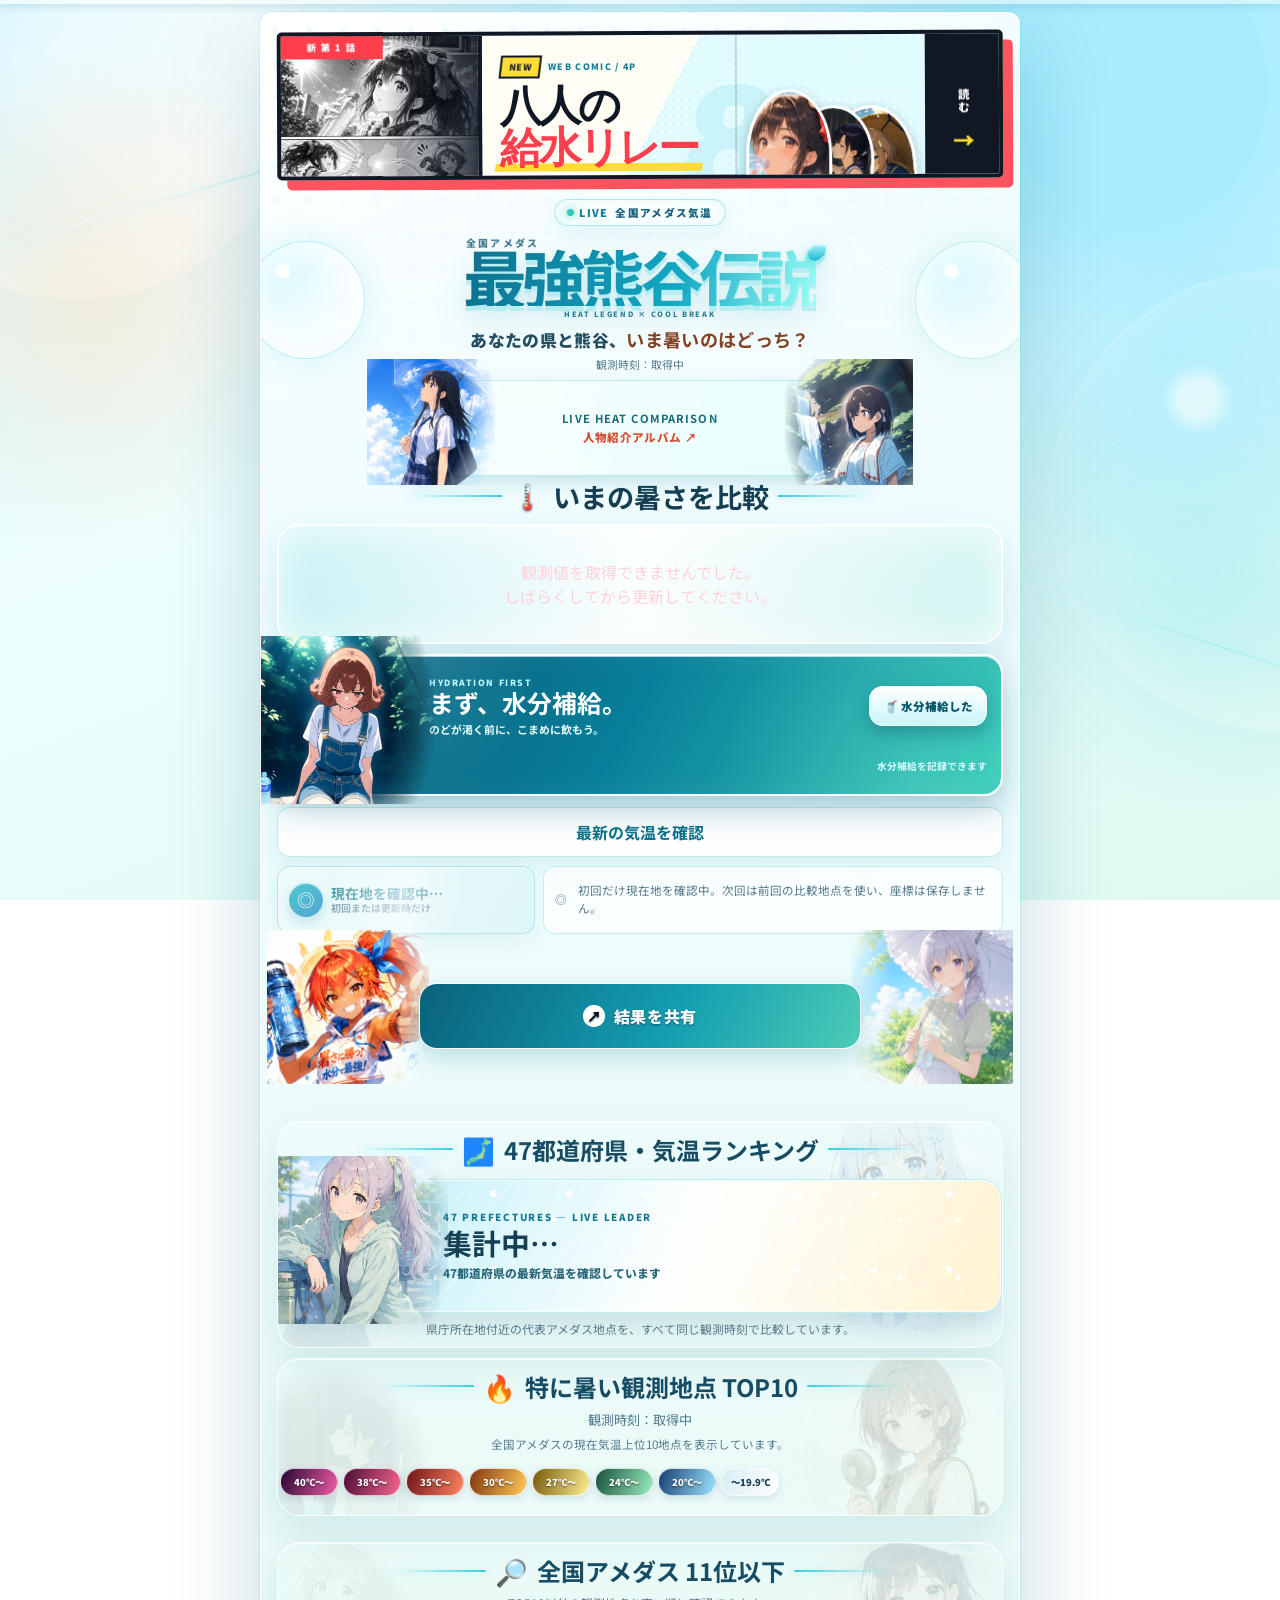
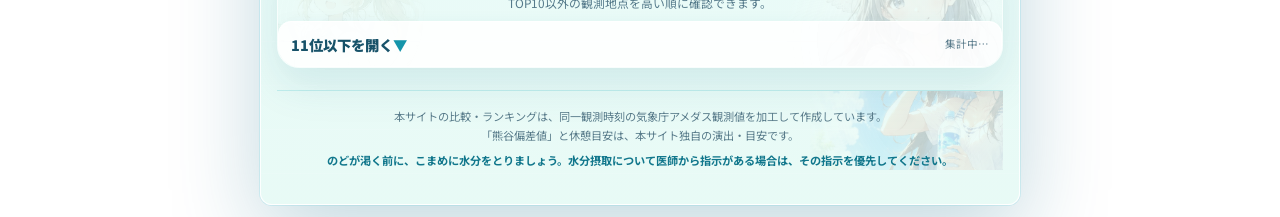
<file: index.html>
<!doctype html>
<html lang="ja">
<head>
  <meta charset="utf-8">
  <meta name="viewport" content="width=device-width, initial-scale=1">
  <meta name="theme-color" content="#0d7896">
  <meta name="description" content="全国アメダスの最新気温から、あなたの県と熊谷の温度差、ひと涼み・水分補給の目安を案内。現在地から選んだ比較地点名は共有しません。">
  <meta property="og:type" content="website">
  <meta property="og:locale" content="ja_JP">
  <meta property="og:site_name" content="最強熊谷伝説">
  <meta property="og:title" content="最強熊谷伝説｜全国アメダスで暑さを比較">
  <meta property="og:description" content="あなたの県と熊谷の気温を比べて、休憩と水分補給の目安をチェック。現在地から選んだ比較地点名はシェアされません。">
  <meta property="og:url" content="https://spthx.github.io/yabai-atsusa/">
  <meta property="og:image" content="https://spthx.github.io/yabai-atsusa/assets/og-kumagaya-matchup-v4.png">
  <meta property="og:image:alt" content="SUN属性とWATER属性の女性キャラクターを並べた、夏のスキル比較カード">
  <meta property="og:image:width" content="1200">
  <meta property="og:image:height" content="630">
  <meta name="twitter:card" content="summary_large_image">
  <meta name="twitter:title" content="最強熊谷伝説｜全国アメダスで暑さを比較">
  <meta name="twitter:description" content="現在地の県と熊谷の気温差から、今日の休憩目安をチェック。現在地から選んだ比較地点名は出しません。">
  <meta name="twitter:image" content="https://spthx.github.io/yabai-atsusa/assets/og-kumagaya-matchup-v4.png">
  <meta name="twitter:image:alt" content="SUN属性とWATER属性の女性キャラクターを並べた、夏のスキル比較カード">
  <meta name="mobile-web-app-capable" content="yes">
  <meta name="apple-mobile-web-app-capable" content="yes">
  <meta name="apple-mobile-web-app-title" content="最強熊谷伝説">
  <link rel="manifest" href="manifest.webmanifest">
  <link rel="icon" type="image/png" sizes="32x32" href="assets/icons/favicon-32.png">
  <link rel="apple-touch-icon" sizes="180x180" href="assets/icons/apple-touch-icon.png">
  <title>最強熊谷伝説 | 全国アメダス気温</title>
  <link rel="stylesheet" href="css/style.css?v=20260814-itch-scroll2">
</head>
<body>
  <div class="page-progress" aria-hidden="true"><i></i></div>
  <div class="ultra-atmosphere" aria-hidden="true">
    <i class="atmosphere-orb orb-heat"></i>
    <i class="atmosphere-orb orb-water"></i>
    <i class="atmosphere-streak streak-one"></i>
    <i class="atmosphere-streak streak-two"></i>
  </div>
  <div class="page-breeze" aria-hidden="true"><i></i><i></i><i></i></div>
  <main class="site-shell">
    <a class="comic-breaking-news" href="comic.html#chapter-one" aria-label="架空WEB漫画・第1話 八人の給水リレーを試し読み">
      <span class="comic-news-art" aria-hidden="true">
        <img src="assets/comic/chapter-01-page-01-v2.jpg" alt="" loading="eager" decoding="async">
      </span>
      <span class="comic-news-copy">
        <small><i>NEW</i> WEB COMIC / 4P</small>
        <strong>八人の<br><em>給水リレー</em></strong>
        <b>現在の8人が全員登場。第1話を公開中</b>
      </span>
      <span class="comic-news-cast" aria-hidden="true">
        <img src="assets/characters/kumagaya-anime.png" alt="">
        <img src="assets/characters/pref-gunma-v2.webp" alt="">
        <img src="assets/characters/region-tohoku.webp" alt="">
      </span>
      <span class="comic-news-cta"><b>読む</b><i>→</i></span>
    </a>
    <header class="hero hero-compact">
      <p class="season-badge"><span>LIVE</span> 全国アメダス気温</p>
      <h1 class="cool-logo"><span>全国アメダス</span><b>最強熊谷伝説</b><small>HEAT LEGEND × COOL BREAK</small></h1>
      <p class="hero-catch">あなたの県と熊谷、<strong>いま暑いのはどっち？</strong></p>
      <p id="observation-time" class="observation-time">観測時刻：取得中</p>
    </header>

    <section class="comparison-section comparison-first" aria-labelledby="comparison-heading">
      <a class="section-kicker character-intro-link" href="characters.html">
        <img class="archive-banner-character archive-banner-left" src="assets/characters/pref-chiba.webp" alt="" loading="eager" decoding="async">
        <span class="archive-banner-copy"><b>LIVE HEAT COMPARISON</b><em>人物紹介アルバム ↗</em></span>
        <img class="archive-banner-character archive-banner-right" src="assets/characters/pref-kyoto.webp" alt="" loading="eager" decoding="async">
      </a>
      <div class="section-heading"><span>🌡️</span><h2 id="comparison-heading">いまの暑さを比較</h2></div>
      <div id="comparison-card" class="comparison-card" aria-live="polite">
        <p class="loading">アメダス観測値を読み込み中…</p>
      </div>
      <div class="hydration-action" aria-labelledby="hydration-heading">
        <img class="hydration-girl" src="assets/characters/region-tohoku.webp?v=20260726-pref1" alt="" loading="lazy" decoding="async">
        <div class="hydration-lead">
          <div class="hydration-copy">
            <small>HYDRATION FIRST</small>
            <strong id="hydration-heading">まず、水分補給。</strong>
            <span>のどが渇く前に、こまめに飲もう。</span>
          </div>
        </div>
        <button id="hydration-button" type="button"><span aria-hidden="true">🥤</span> 水分補給した</button>
        <p id="hydration-status" role="status" aria-live="polite">水分補給を記録できます</p>
      </div>
      <button id="refresh-button" class="refresh-button" type="button">最新の気温を確認</button>
      <div class="location-control">
        <button id="location-button" class="location-button" type="button" aria-describedby="location-note" disabled>
          <span aria-hidden="true">◎</span>
          <b>現在地で比較</b>
          <small>初回だけ自動確認</small>
        </button>
        <p id="location-note" class="location-note" role="status" aria-live="polite">初回だけ現在地を確認。次回は前回の比較地点を使い、座標は保存しません。比較地点名は対戦カード・共有には出しません。</p>
      </div>
      <div class="share-actions" aria-label="気温と休憩目安を共有">
        <img class="share-character share-character-left" src="assets/characters/pref-gunma-v2.webp" alt="" loading="lazy" decoding="async">
        <button id="share-button" class="share-button share-primary" type="button"><span aria-hidden="true">↗</span> 結果を共有</button>
        <img class="share-character share-character-right" src="assets/characters/pref-kyoto.webp" alt="" loading="lazy" decoding="async">
      </div>
      <p id="share-status" class="share-status" role="status" aria-live="polite"></p>
    </section>

    <section class="capital-section" aria-labelledby="capital-heading">
      <div class="section-heading"><span>🗾</span><h2 id="capital-heading">47都道府県・<wbr><b class="heading-unit">気温ランキング</b></h2></div>
      <div id="regional-heat-spotlight" class="regional-heat-spotlight" aria-live="polite">
        <img src="assets/characters/region-kanto.webp?v=20260726-pref1" alt="" loading="lazy" decoding="async">
        <div><small>47 PREFECTURES — LIVE LEADER</small><strong>集計中…</strong><span>47都道府県の最新気温を確認しています</span></div>
      </div>
      <p class="capital-note">県庁所在地付近の代表アメダス地点を、すべて同じ観測時刻で比較しています。</p>
      <div id="capital-temperature-list" class="capital-temperature-list" aria-live="polite"></div>
    </section>

    <section class="ranking-section" aria-labelledby="ranking-heading">
      <div class="section-heading"><span>🔥</span><h2 id="ranking-heading">特に暑い観測地点 <wbr><b class="heading-unit">TOP10</b></h2></div>
      <p id="ranking-time" class="ranking-time">観測時刻：取得中</p>
      <p class="ranking-note">全国アメダスの現在気温上位10地点を表示しています。</p>
      <div class="hot-ranking-panel">
        <div class="temperature-legend" aria-label="気温カードの色分け">
          <span class="temp-extreme">40℃〜</span><span class="temp-purple">38℃〜</span>
          <span class="temp-red">35℃〜</span><span class="temp-orange">30℃〜</span>
          <span class="temp-yellow">27℃〜</span><span class="temp-green">24℃〜</span>
          <span class="temp-blue">20℃〜</span><span class="temp-cold">〜19.9℃</span>
        </div>
        <div id="heat-ranking-list" class="heat-ranking-list" aria-live="polite"></div>
      </div>
    </section>

    <section class="all-stations-section" aria-labelledby="all-stations-heading">
      <div class="section-heading"><span>🔎</span><h2 id="all-stations-heading">全国アメダス <wbr><b class="heading-unit">11位以下</b></h2></div>
      <p id="all-stations-note" class="all-stations-note">TOP10以外の観測地点を高い順に確認できます。</p>
      <details id="all-stations-details" class="all-stations-details">
        <summary><span>11位以下を開く</span><small id="all-stations-summary">集計中…</small></summary>
        <div id="all-temperature-stations" class="all-temperature-stations" aria-live="polite"></div>
      </details>
    </section>

    <footer>
      <p>本サイトの比較・ランキングは、同一観測時刻の気象庁アメダス観測値を加工して作成しています。</p>
      <p>「熊谷偏差値」と休憩目安は、本サイト独自の演出・目安です。</p>
      <p class="safety-note">のどが渇く前に、こまめに水分をとりましょう。水分摂取について医師から指示がある場合は、その指示を優先してください。</p>
    </footer>
  </main>
  <script src="js/config.js?v=20260727-geo2"></script>
  <script src="js/utils.js?v=20260727-geo2"></script>
  <script src="js/characters.js?v=20260731-character1"></script>
  <script src="js/locations.js?v=20260727-geo2"></script>
  <script src="js/amedas.js?v=20260729-datafix1"></script>
  <script src="js/ui.js?v=20260728-rankperf1"></script>
  <script src="js/app.js?v=20260731-character1"></script>
  <script>
    (() => {
      if (new URLSearchParams(window.location.search).get("qa") !== "amedas") return;
      const qaScript = document.createElement("script");
      qaScript.src = "js/qa.js?v=20260729-amedas2";
      document.body.appendChild(qaScript);
    })();
  </script>
</body>
</html>
</file>
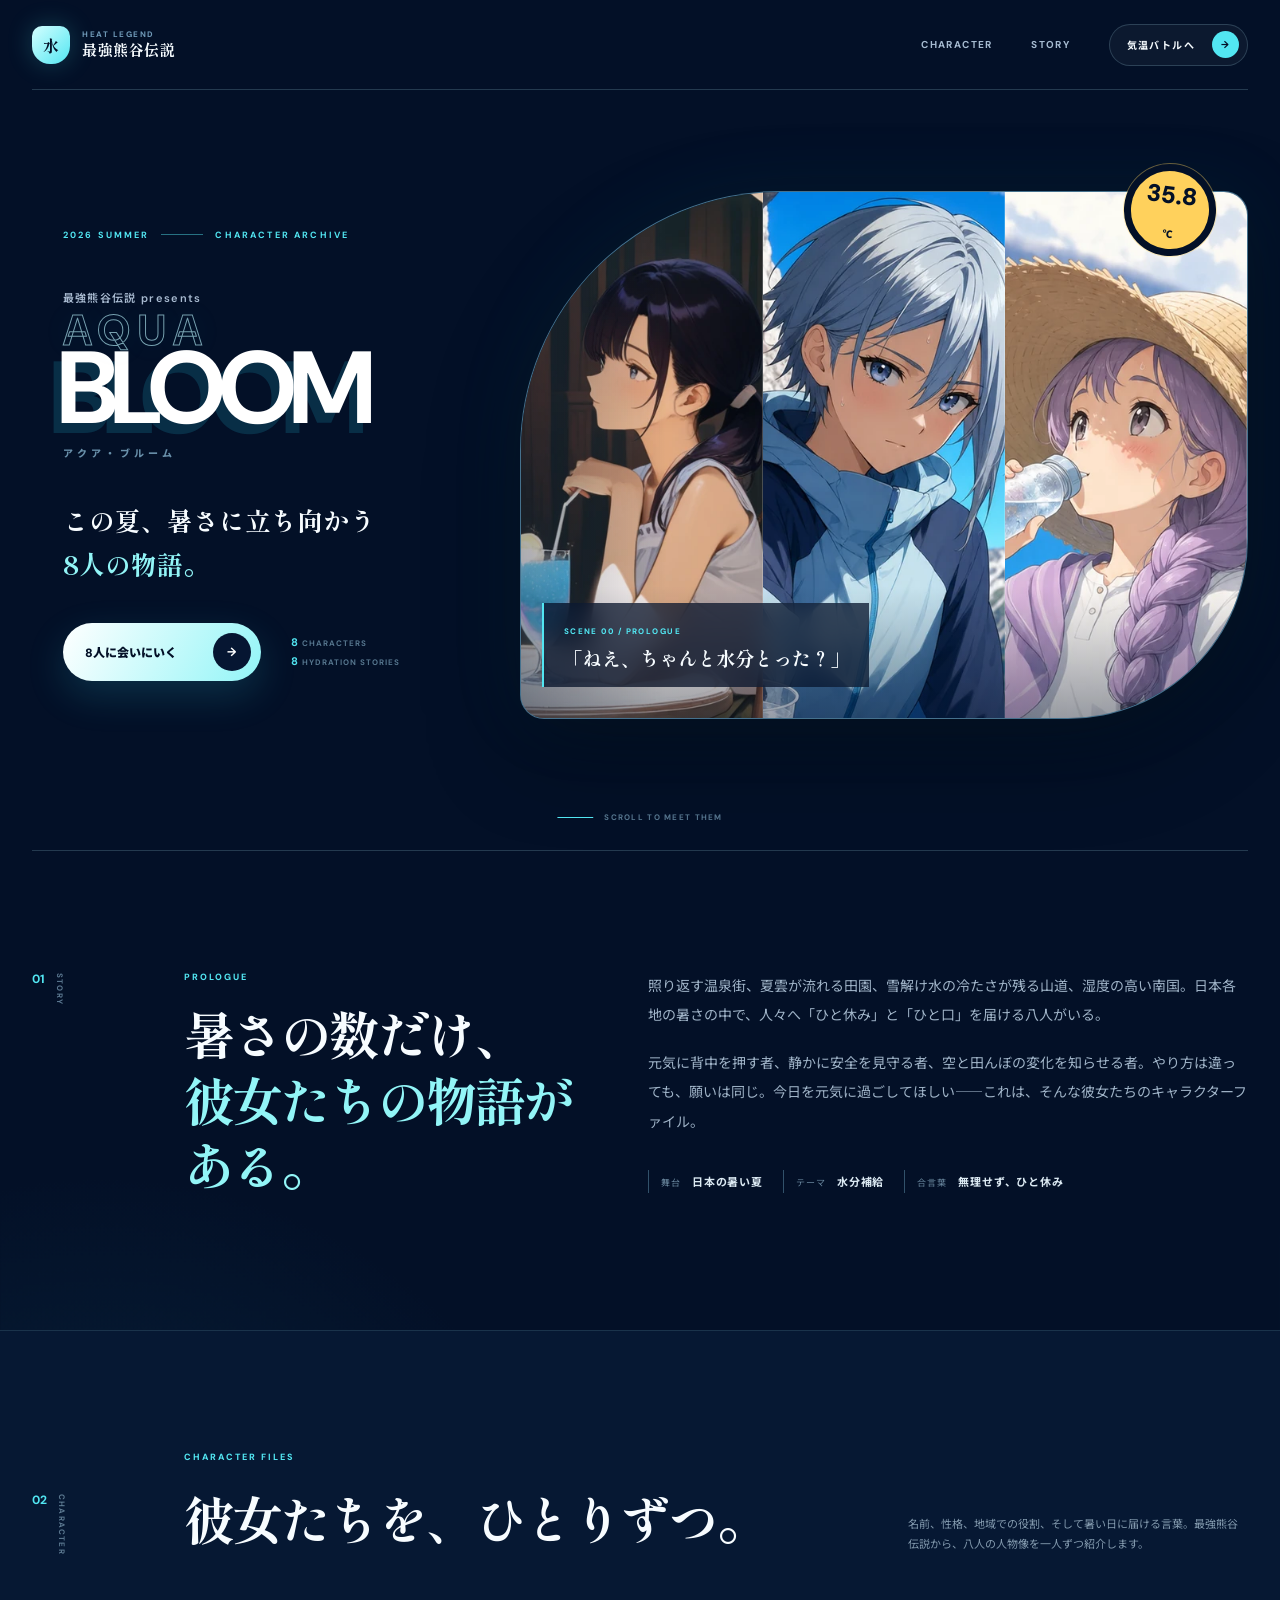
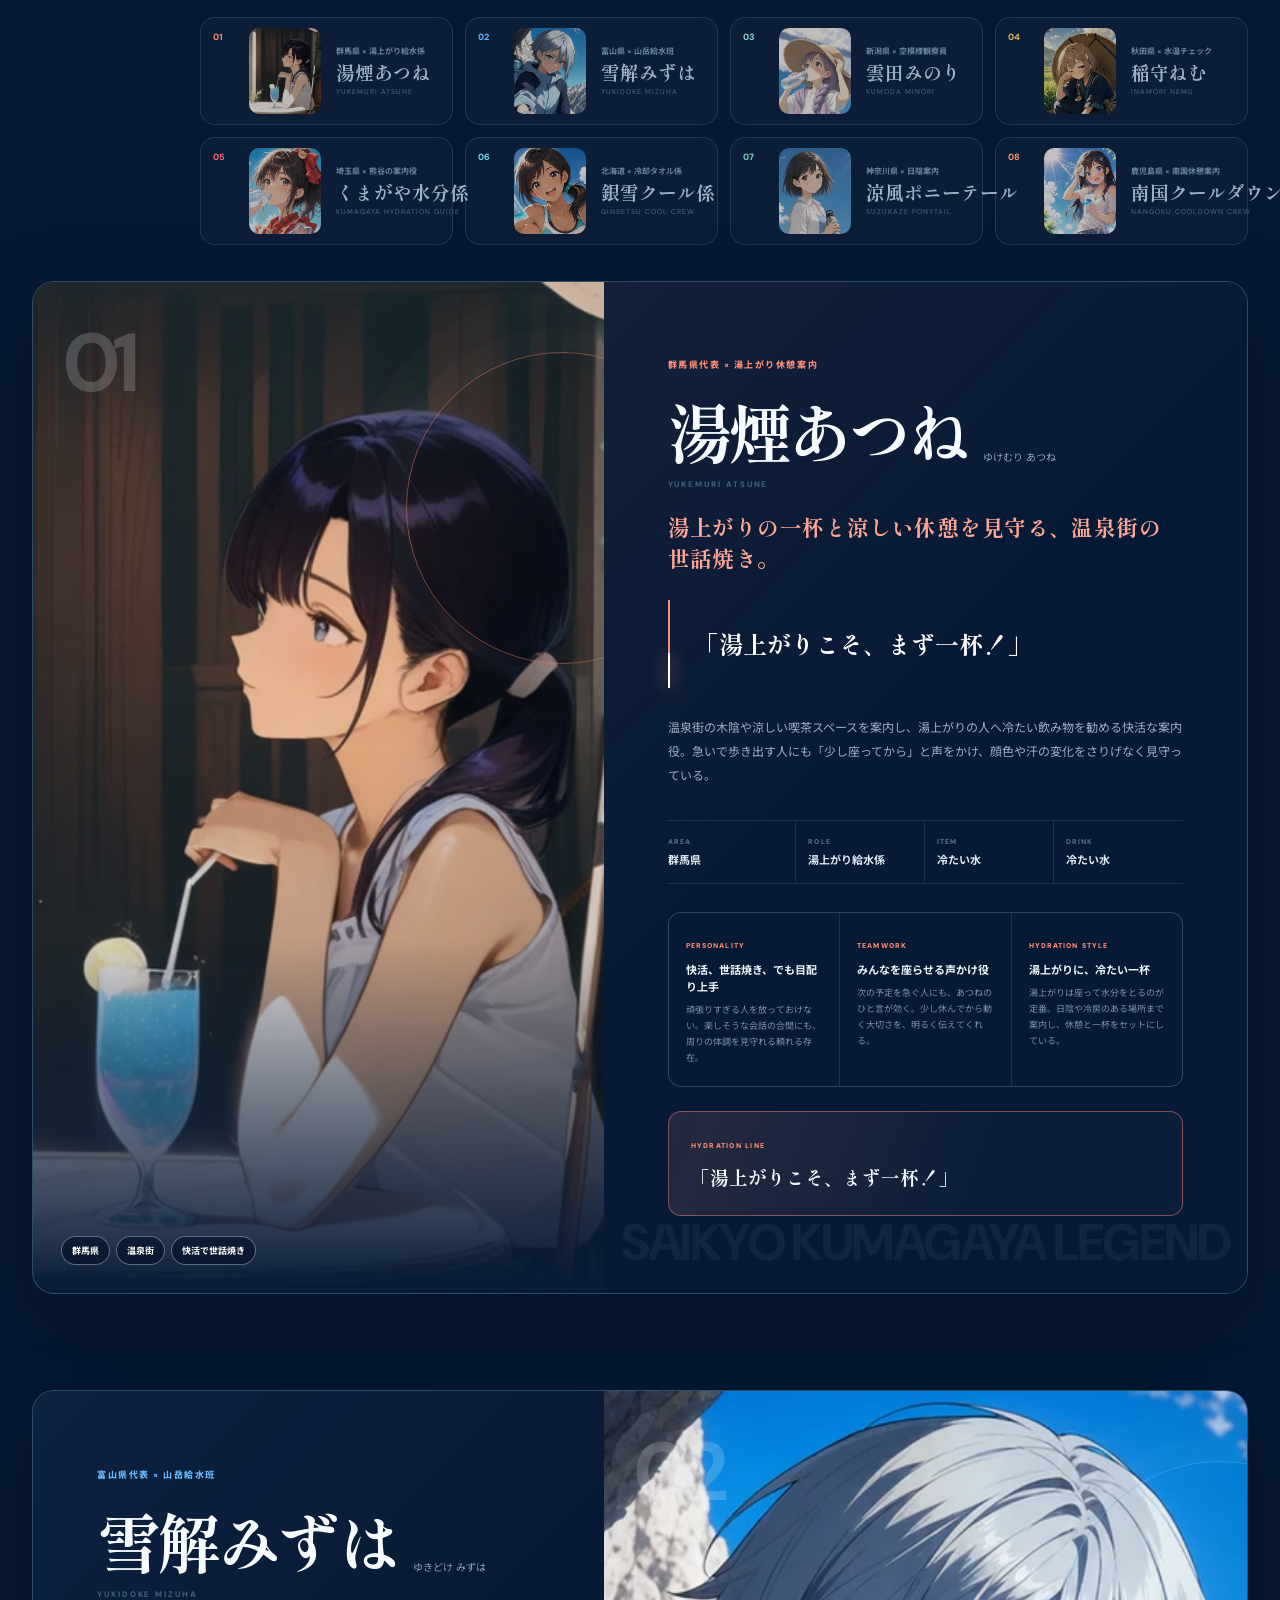
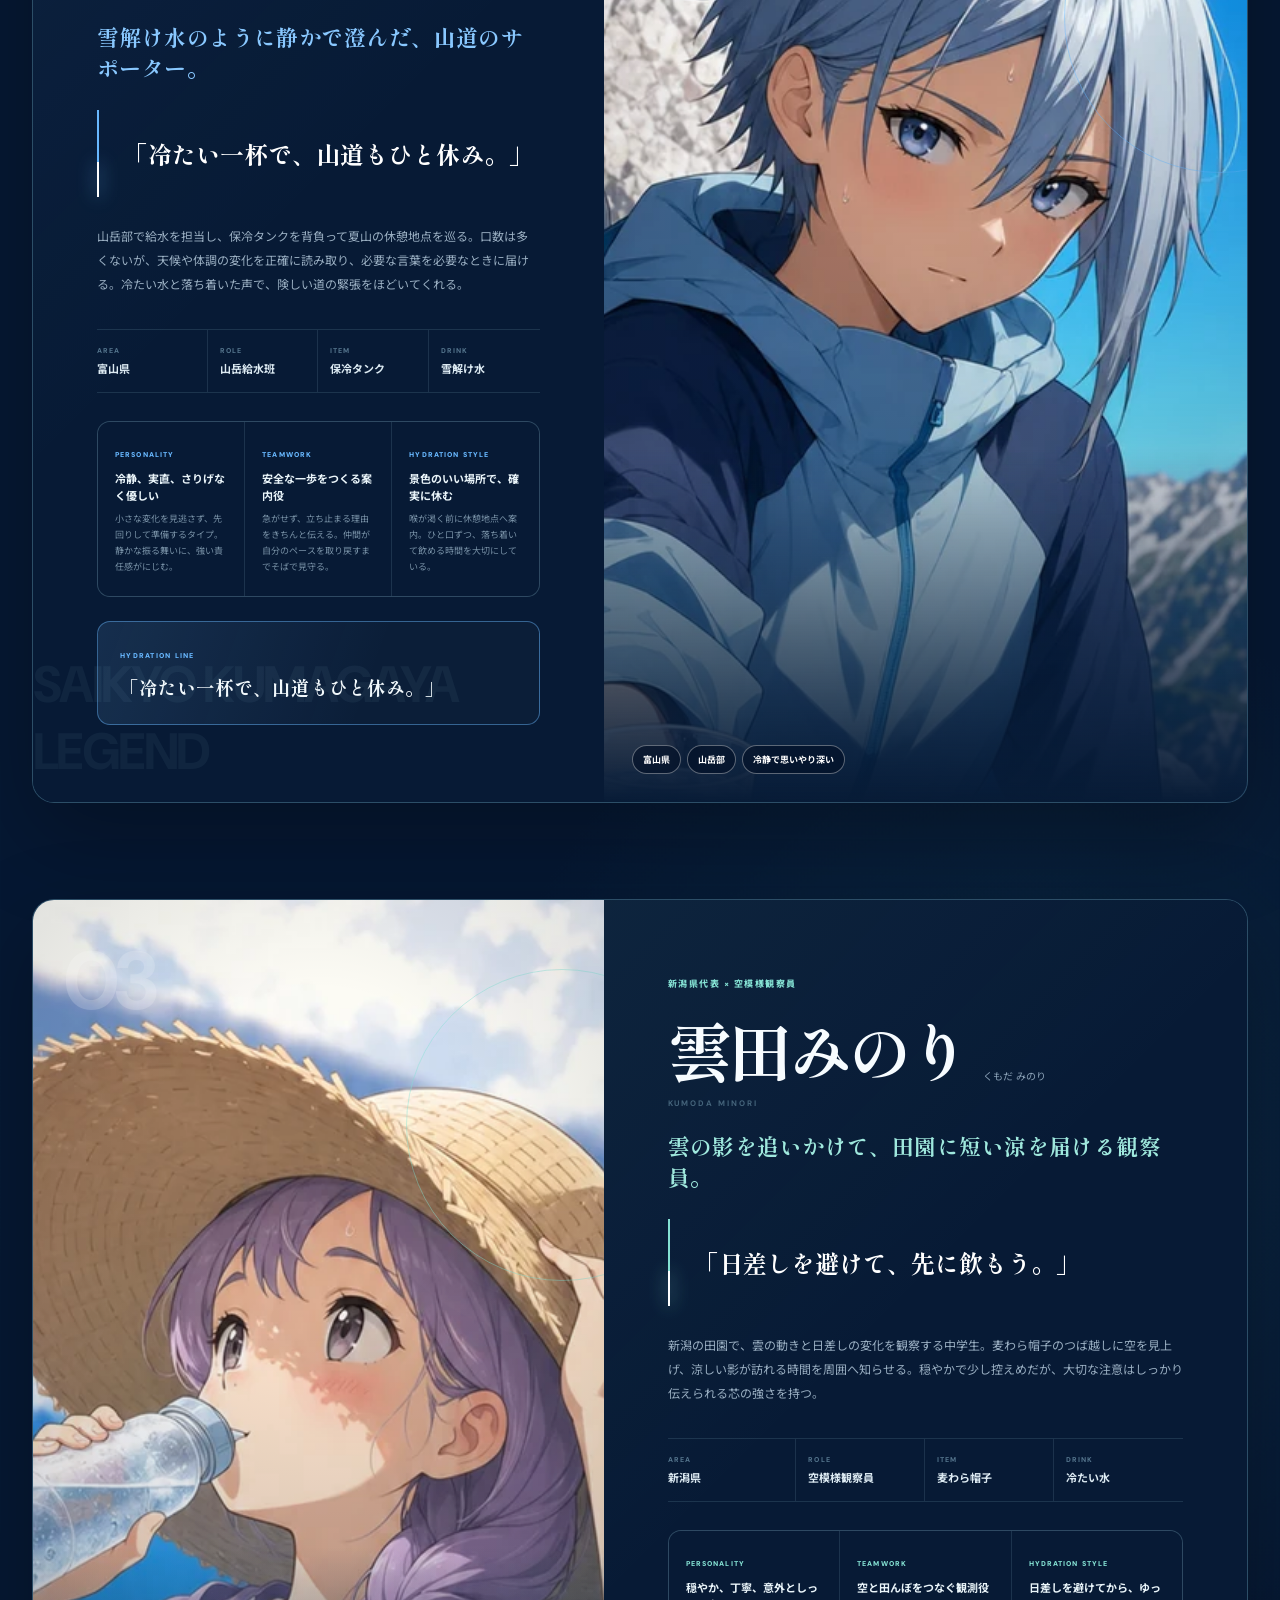
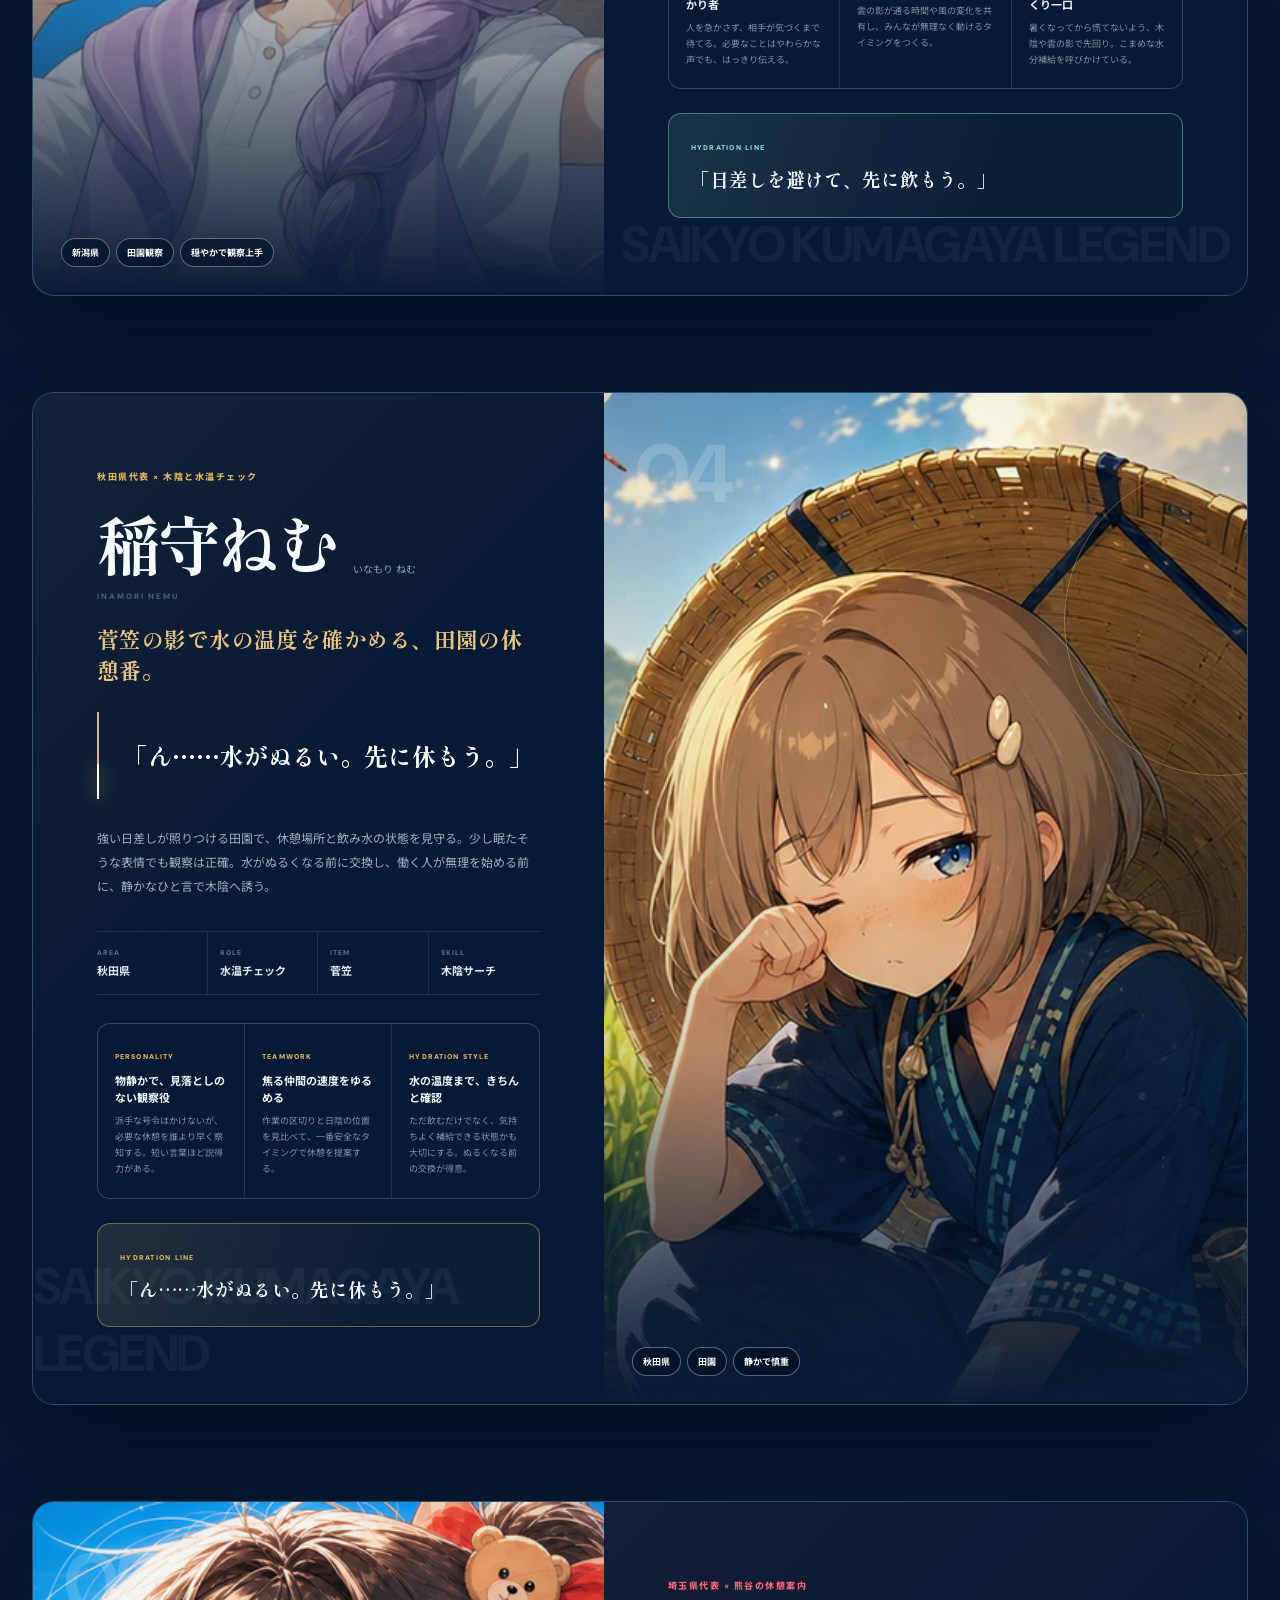
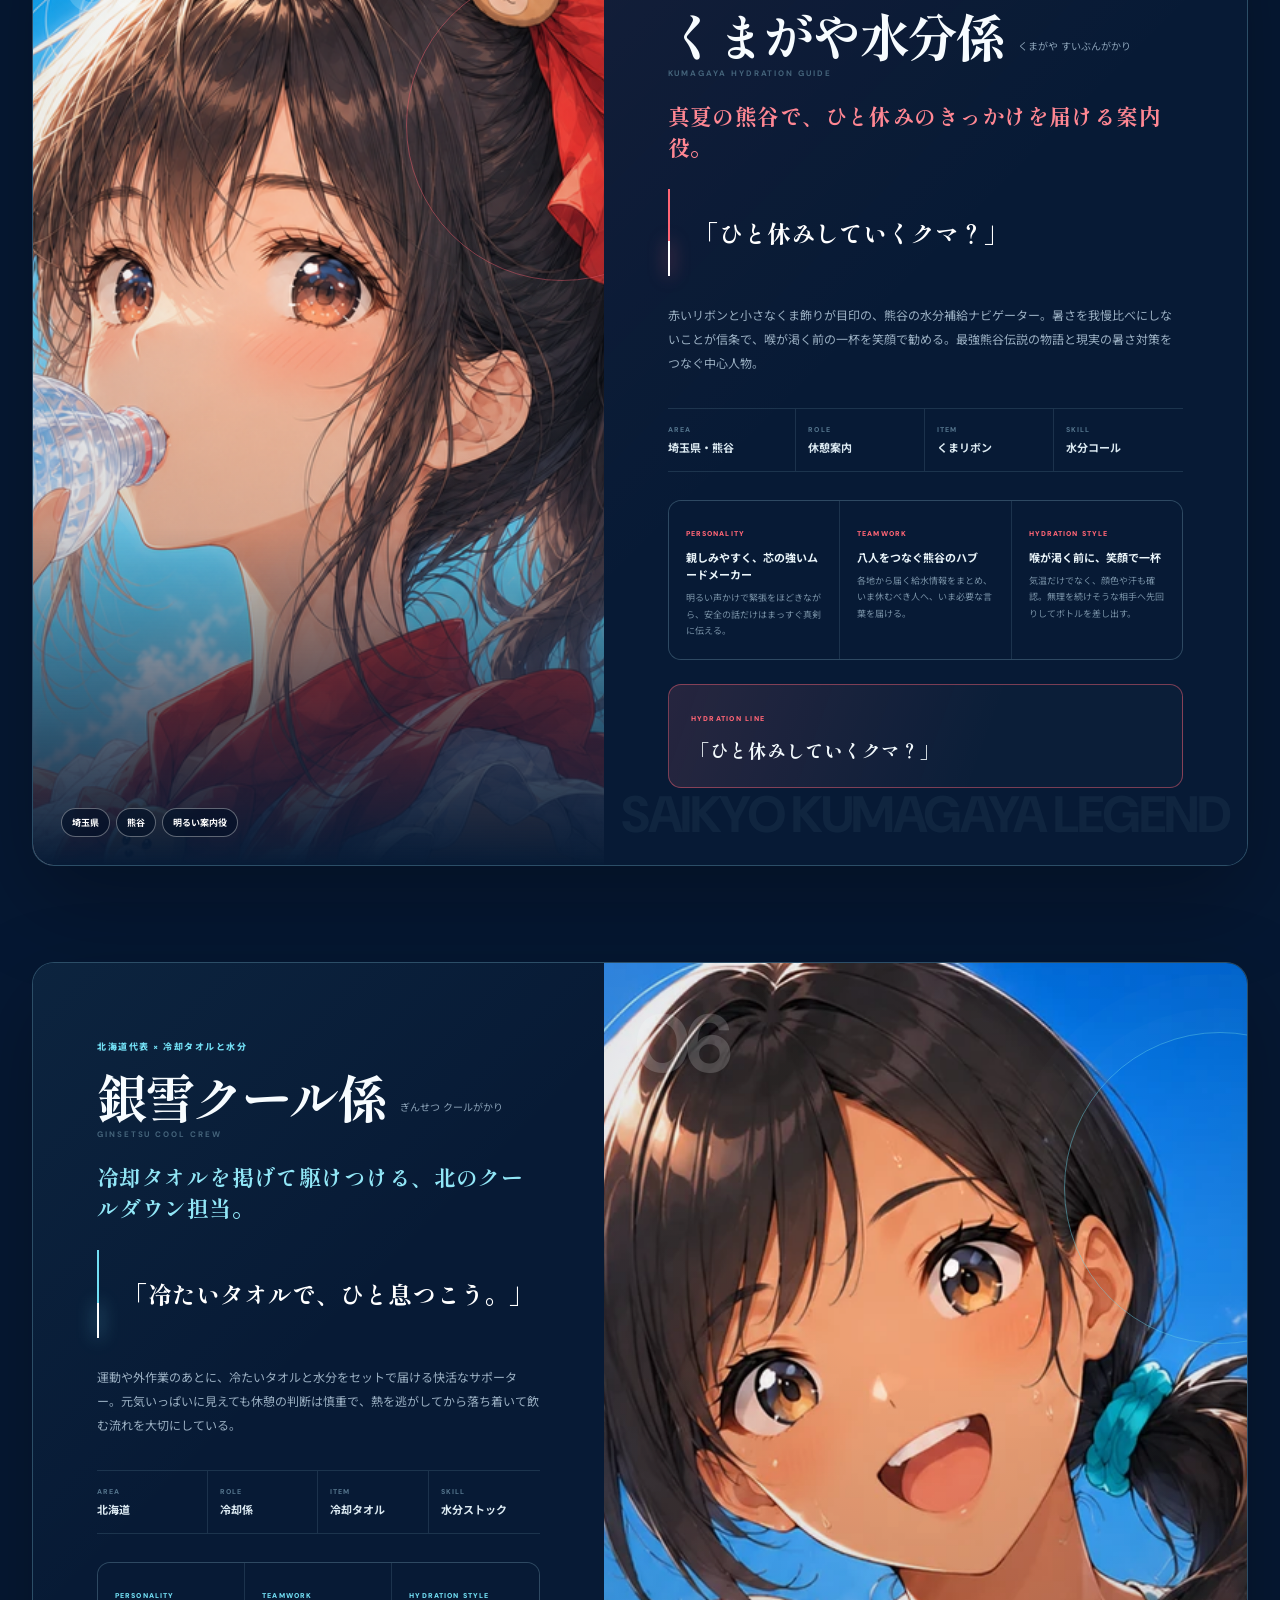
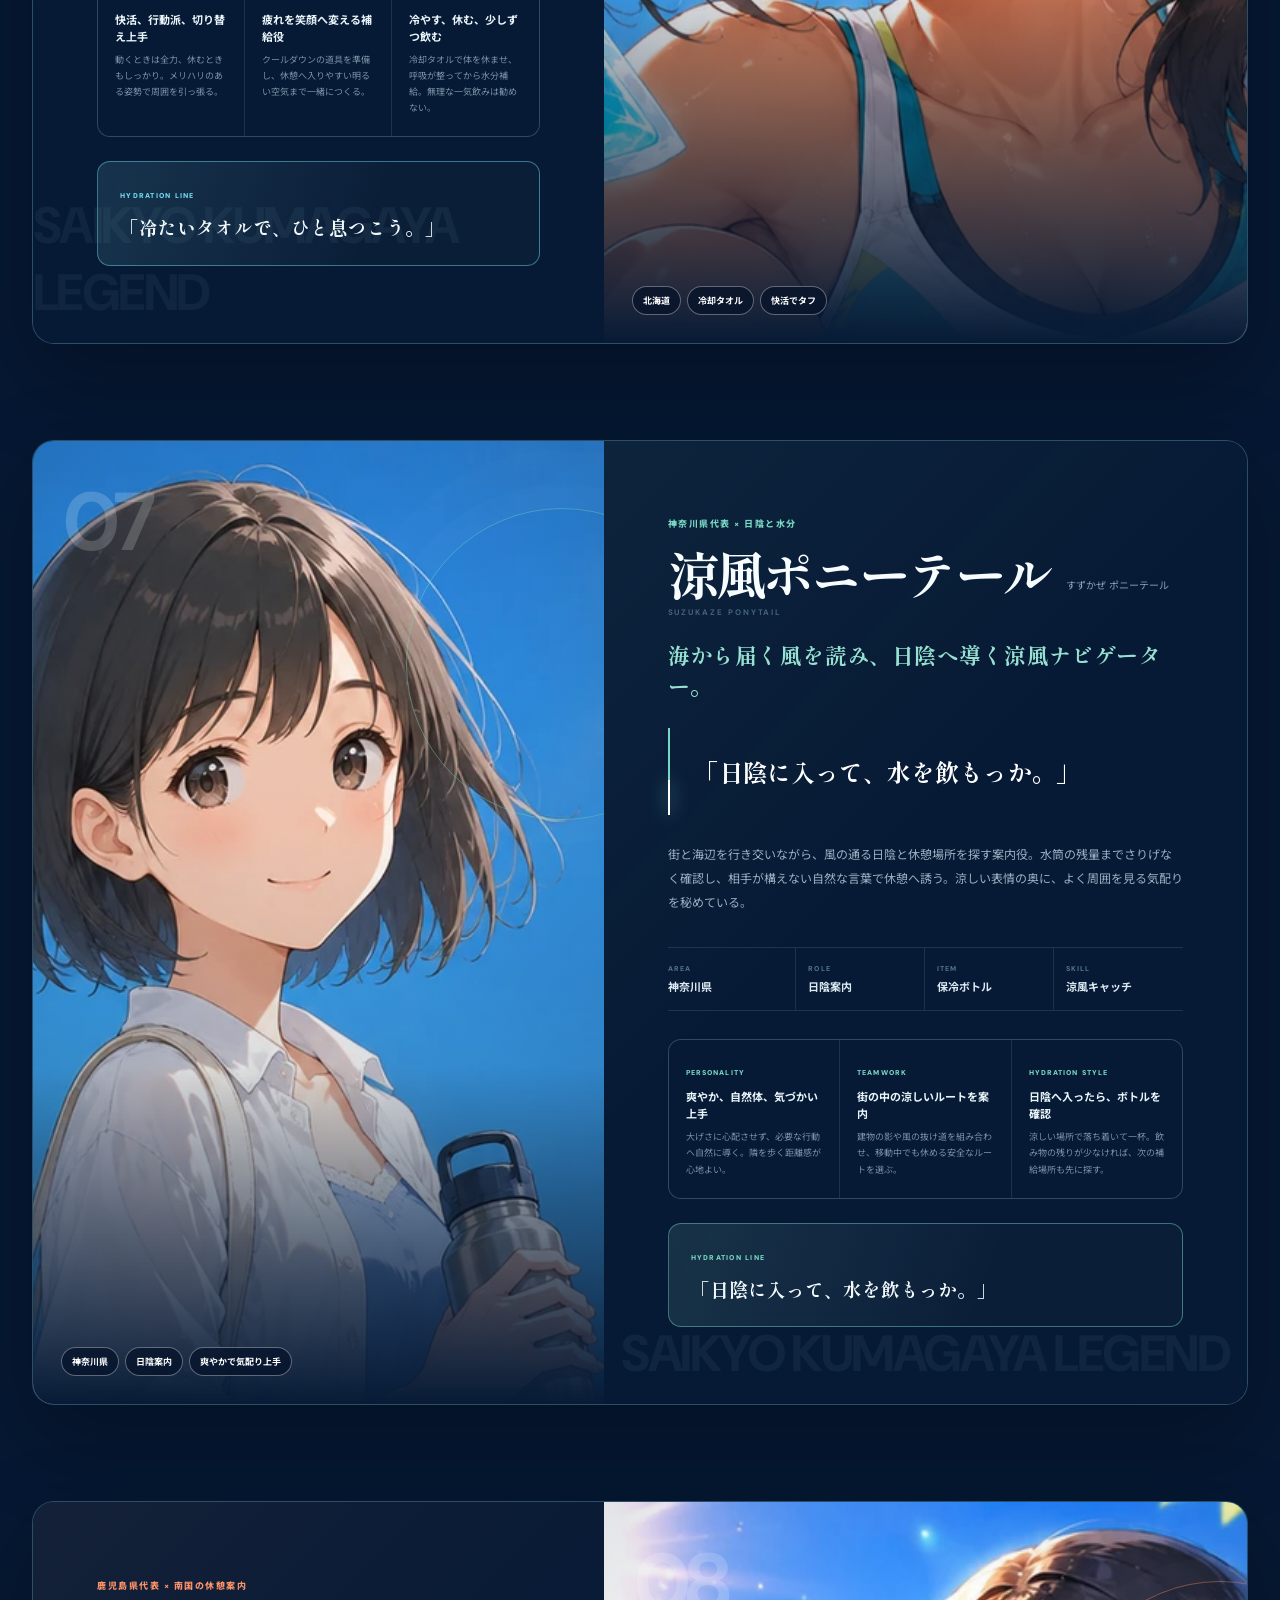
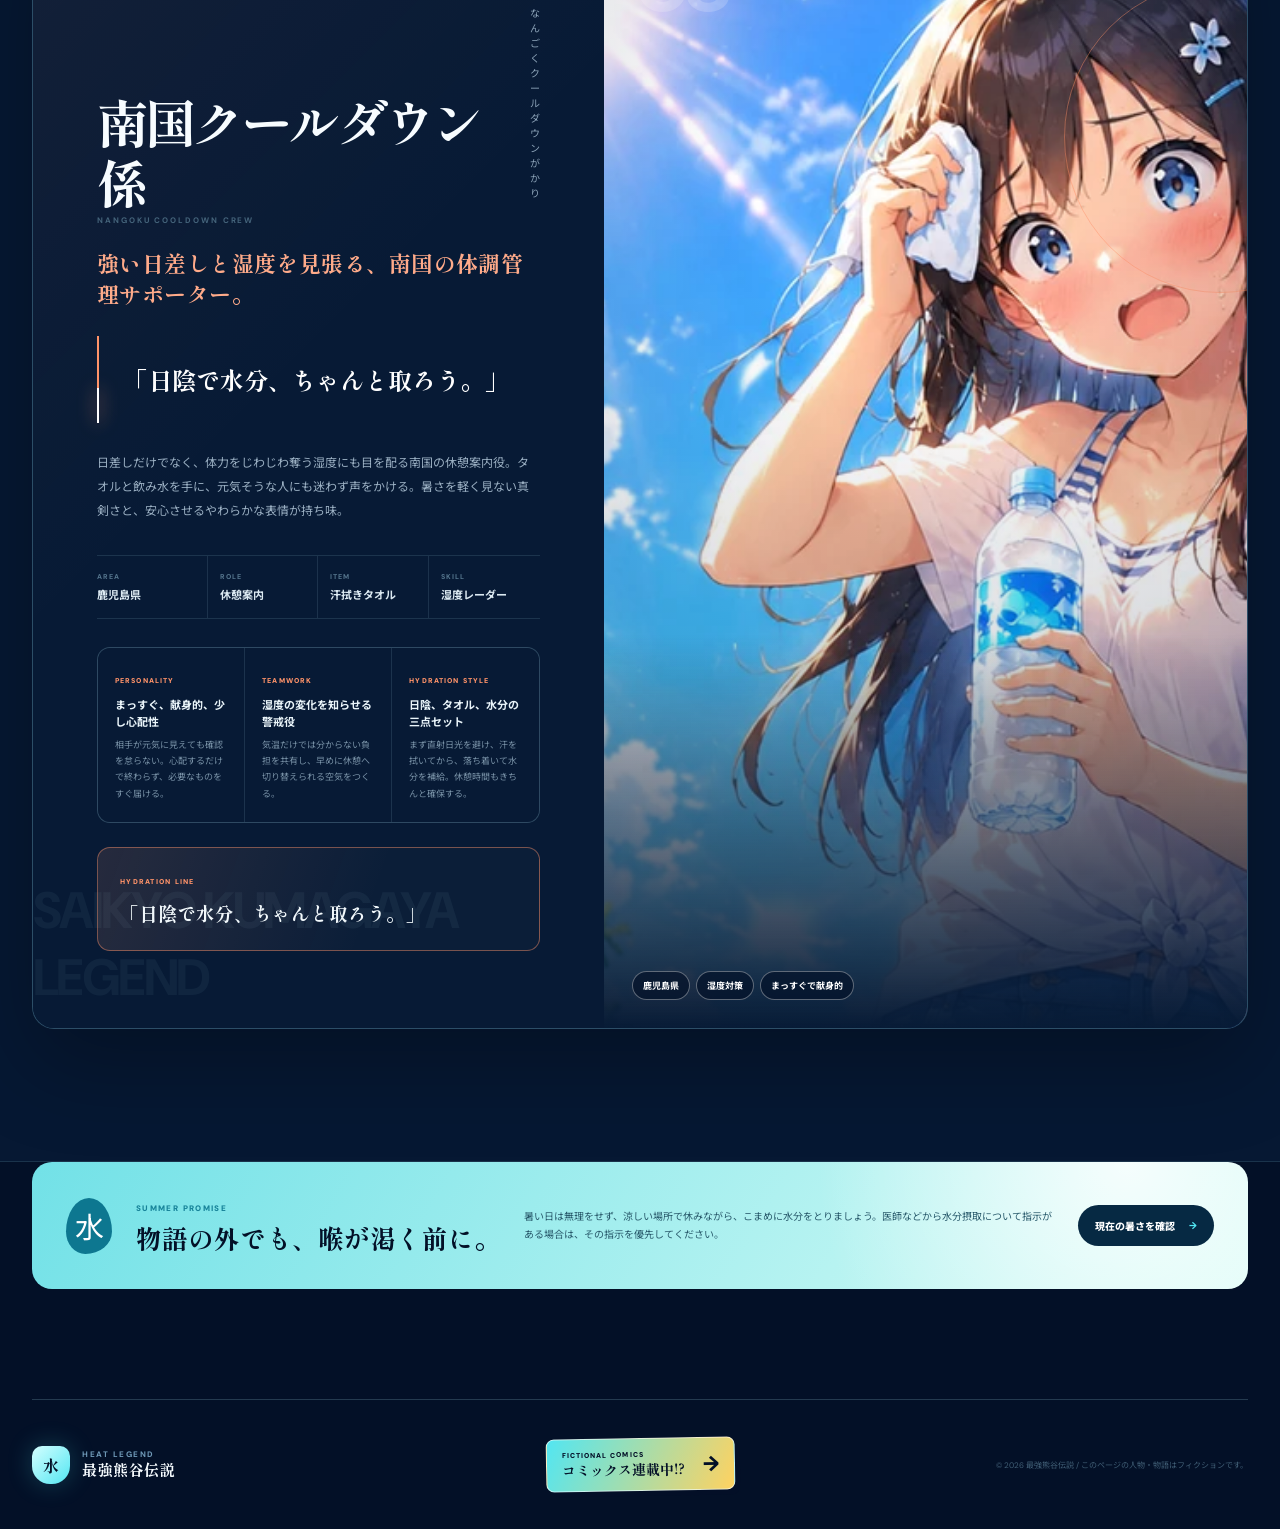
<file: characters.html>
<!doctype html>
<html lang="ja">
<head>
  <meta charset="utf-8">
  <meta name="viewport" content="width=device-width, initial-scale=1">
  <meta name="theme-color" content="#06152f">
  <meta name="description" content="最強熊谷伝説に登場する、暑さと戦う八人のキャラクターを紹介します。">
  <meta property="og:type" content="website">
  <meta property="og:locale" content="ja_JP">
  <meta property="og:site_name" content="最強熊谷伝説">
  <meta property="og:title" content="AQUA BLOOM｜最強熊谷伝説 キャラクター紹介">
  <meta property="og:description" content="熊谷から北海道、秋田、新潟、富山、群馬、神奈川、鹿児島まで。水分補給で夏を支える八人のキャラクターファイル。">
  <meta property="og:image" content="assets/og-kumagaya-matchup-v4.png">
  <meta name="twitter:card" content="summary_large_image">
  <title>AQUA BLOOM｜最強熊谷伝説 キャラクター紹介</title>
  <link rel="icon" type="image/png" sizes="32x32" href="assets/icons/favicon-32.png">
  <link rel="stylesheet" href="css/characters.css?v=20260731-cafe1">
</head>
<body>
  <a class="skip-link" href="#main">メインコンテンツへ</a>
  <div class="ambient" aria-hidden="true">
    <span></span><span></span><span></span><span></span>
  </div>

  <header class="topbar">
    <a class="brand" href="index.html" aria-label="最強熊谷伝説 トップへ">
      <span class="brand-mark">水</span>
      <span><small>HEAT LEGEND</small><b>最強熊谷伝説</b></span>
    </a>
    <nav aria-label="ページナビゲーション">
      <a href="#characters">CHARACTER</a>
      <a href="#story">STORY</a>
      <a class="battle-link" href="index.html"><span>気温バトルへ</span><b>→</b></a>
    </nav>
  </header>

  <main id="main">
    <section class="hero" aria-labelledby="hero-title">
      <div class="hero-copy">
        <p class="eyebrow"><span>2026 SUMMER</span><i></i><span>CHARACTER ARCHIVE</span></p>
        <p class="series">最強熊谷伝説 presents</p>
        <h1 id="hero-title"><span>AQUA</span><b>BLOOM</b></h1>
        <p class="hero-ja">アクア・ブルーム</p>
        <p class="hero-tagline">この夏、暑さに立ち向かう<br><em>8人の物語。</em></p>
        <div class="hero-actions">
          <a class="primary-cta" href="#characters"><span>8人に会いにいく</span><b>→</b></a>
          <p><span>8</span> CHARACTERS<br><span>8</span> HYDRATION STORIES</p>
        </div>
      </div>
      <div class="hero-visual">
        <div class="hero-art" role="img" aria-label="湯煙あつね、雪解みずは、雲田みのり">
          <span class="adopted-heroine adopted-kaho" aria-hidden="true"></span>
          <span class="adopted-heroine adopted-shizuku" aria-hidden="true"></span>
          <span class="adopted-heroine adopted-suzu" aria-hidden="true"></span>
        </div>
        <div class="hero-caption">
          <small>SCENE 00 / PROLOGUE</small>
          <p>「ねえ、ちゃんと水分とった？」</p>
        </div>
        <span class="sun-readout">35.8<small>℃</small></span>
      </div>
      <div class="scroll-cue" aria-hidden="true"><i></i><span>SCROLL TO MEET THEM</span></div>
    </section>

    <section id="story" class="story-section" aria-labelledby="story-title">
      <div class="section-index"><span>01</span><small>STORY</small></div>
      <div class="story-lead">
        <p class="kicker">PROLOGUE</p>
        <h2 id="story-title">暑さの数だけ、<br><em>彼女たちの物語がある。</em></h2>
      </div>
      <div class="story-copy">
        <p>照り返す温泉街、夏雲が流れる田園、雪解け水の冷たさが残る山道、湿度の高い南国。日本各地の暑さの中で、人々へ「ひと休み」と「ひと口」を届ける八人がいる。</p>
        <p>元気に背中を押す者、静かに安全を見守る者、空と田んぼの変化を知らせる者。やり方は違っても、願いは同じ。今日を元気に過ごしてほしい――これは、そんな彼女たちのキャラクターファイル。</p>
        <div class="story-meta">
          <span>舞台 <b>日本の暑い夏</b></span>
          <span>テーマ <b>水分補給</b></span>
          <span>合言葉 <b>無理せず、ひと休み</b></span>
        </div>
      </div>
    </section>

    <section id="characters" class="character-section" aria-labelledby="character-title">
      <div class="section-heading">
        <div class="section-index"><span>02</span><small>CHARACTER</small></div>
        <div>
          <p class="kicker">CHARACTER FILES</p>
          <h2 id="character-title">彼女たちを、ひとりずつ。</h2>
        </div>
        <p>名前、性格、地域での役割、そして暑い日に届ける言葉。最強熊谷伝説から、八人の人物像を一人ずつ紹介します。</p>
      </div>

      <nav class="character-tabs roster-nav" aria-label="キャラクター一覧">
        <a class="character-tab" href="#atsune">
          <span class="tab-number">01</span>
          <span class="tab-portrait portrait-kaho" aria-hidden="true"></span>
          <span class="tab-name"><small>群馬県 × 湯上がり給水係</small><b>湯煙あつね</b><i>YUKEMURI ATSUNE</i></span>
        </a>
        <a class="character-tab" href="#mizuha">
          <span class="tab-number">02</span>
          <span class="tab-portrait portrait-shizuku" aria-hidden="true"></span>
          <span class="tab-name"><small>富山県 × 山岳給水班</small><b>雪解みずは</b><i>YUKIDOKE MIZUHA</i></span>
        </a>
        <a class="character-tab" href="#minori">
          <span class="tab-number">03</span>
          <span class="tab-portrait portrait-suzu" aria-hidden="true"></span>
          <span class="tab-name"><small>新潟県 × 空模様観察員</small><b>雲田みのり</b><i>KUMODA MINORI</i></span>
        </a>
        <a class="character-tab" href="#nemu">
          <span class="tab-number">04</span>
          <span class="tab-portrait portrait-nemu" aria-hidden="true"></span>
          <span class="tab-name"><small>秋田県 × 水温チェック</small><b>稲守ねむ</b><i>INAMORI NEMU</i></span>
        </a>
        <a class="character-tab" href="#kumagaya-guide">
          <span class="tab-number">05</span>
          <span class="tab-portrait portrait-kumagaya" aria-hidden="true"></span>
          <span class="tab-name"><small>埼玉県 × 熊谷の案内役</small><b>くまがや水分係</b><i>KUMAGAYA HYDRATION GUIDE</i></span>
        </a>
        <a class="character-tab" href="#ginsetsu">
          <span class="tab-number">06</span>
          <span class="tab-portrait portrait-ginsetsu" aria-hidden="true"></span>
          <span class="tab-name"><small>北海道 × 冷却タオル係</small><b>銀雪クール係</b><i>GINSETSU COOL CREW</i></span>
        </a>
        <a class="character-tab" href="#suzukaze">
          <span class="tab-number">07</span>
          <span class="tab-portrait portrait-suzukaze" aria-hidden="true"></span>
          <span class="tab-name"><small>神奈川県 × 日陰案内</small><b>涼風ポニーテール</b><i>SUZUKAZE PONYTAIL</i></span>
        </a>
        <a class="character-tab" href="#nangoku">
          <span class="tab-number">08</span>
          <span class="tab-portrait portrait-nangoku" aria-hidden="true"></span>
          <span class="tab-name"><small>鹿児島県 × 南国休憩案内</small><b>南国クールダウン係</b><i>NANGOKU COOLDOWN CREW</i></span>
        </a>
      </nav>

      <div class="profile-list">
        <article id="atsune" class="character-panel profile-card theme-kaho" aria-labelledby="atsune-name">
          <div class="character-stage">
            <div class="character-image portrait-kaho" role="img" aria-label="湯煙あつねのキャラクタービジュアル"></div>
            <span class="character-number">01</span>
            <div class="trait-chips"><span>群馬県</span><span>温泉街</span><span>快活で世話焼き</span></div>
          </div>
          <div class="character-details">
            <p class="character-role">群馬県代表 × 湯上がり休憩案内</p>
            <div class="character-name">
              <h3 id="atsune-name">湯煙あつね</h3>
              <span>ゆけむり あつね</span>
              <small>YUKEMURI ATSUNE</small>
            </div>
            <p class="character-catch">湯上がりの一杯と涼しい休憩を見守る、温泉街の世話焼き。</p>
            <blockquote>「湯上がりこそ、まず一杯！」</blockquote>
            <p class="character-description">温泉街の木陰や涼しい喫茶スペースを案内し、湯上がりの人へ冷たい飲み物を勧める快活な案内役。急いで歩き出す人にも「少し座ってから」と声をかけ、顔色や汗の変化をさりげなく見守っている。</p>
            <dl class="profile-grid">
              <div><dt>AREA</dt><dd>群馬県</dd></div>
              <div><dt>ROLE</dt><dd>湯上がり給水係</dd></div>
              <div><dt>ITEM</dt><dd>冷たい水</dd></div>
              <div><dt>DRINK</dt><dd>冷たい水</dd></div>
            </dl>
            <div class="profile-notes">
              <section>
                <small>PERSONALITY</small>
                <h4>快活、世話焼き、でも目配り上手</h4>
                <p>頑張りすぎる人を放っておけない。楽しそうな会話の合間にも、周りの体調を見守れる頼れる存在。</p>
              </section>
              <section>
                <small>TEAMWORK</small>
                <h4>みんなを座らせる声かけ役</h4>
                <p>次の予定を急ぐ人にも、あつねのひと言が効く。少し休んでから動く大切さを、明るく伝えてくれる。</p>
              </section>
              <section>
                <small>HYDRATION STYLE</small>
                <h4>湯上がりに、冷たい一杯</h4>
                <p>湯上がりは座って水分をとるのが定番。日陰や冷房のある場所まで案内し、休憩と一杯をセットにしている。</p>
              </section>
            </div>
            <div class="signature-line"><small>HYDRATION LINE</small><p>「湯上がりこそ、まず一杯！」</p></div>
          </div>
        </article>

        <article id="mizuha" class="character-panel profile-card theme-shizuku is-reverse" aria-labelledby="mizuha-name">
          <div class="character-stage">
            <div class="character-image portrait-shizuku" role="img" aria-label="雪解みずはのキャラクタービジュアル"></div>
            <span class="character-number">02</span>
            <div class="trait-chips"><span>富山県</span><span>山岳部</span><span>冷静で思いやり深い</span></div>
          </div>
          <div class="character-details">
            <p class="character-role">富山県代表 × 山岳給水班</p>
            <div class="character-name">
              <h3 id="mizuha-name">雪解みずは</h3>
              <span>ゆきどけ みずは</span>
              <small>YUKIDOKE MIZUHA</small>
            </div>
            <p class="character-catch">雪解け水のように静かで澄んだ、山道のサポーター。</p>
            <blockquote>「冷たい一杯で、山道もひと休み。」</blockquote>
            <p class="character-description">山岳部で給水を担当し、保冷タンクを背負って夏山の休憩地点を巡る。口数は多くないが、天候や体調の変化を正確に読み取り、必要な言葉を必要なときに届ける。冷たい水と落ち着いた声で、険しい道の緊張をほどいてくれる。</p>
            <dl class="profile-grid">
              <div><dt>AREA</dt><dd>富山県</dd></div>
              <div><dt>ROLE</dt><dd>山岳給水班</dd></div>
              <div><dt>ITEM</dt><dd>保冷タンク</dd></div>
              <div><dt>DRINK</dt><dd>雪解け水</dd></div>
            </dl>
            <div class="profile-notes">
              <section>
                <small>PERSONALITY</small>
                <h4>冷静、実直、さりげなく優しい</h4>
                <p>小さな変化を見逃さず、先回りして準備するタイプ。静かな振る舞いに、強い責任感がにじむ。</p>
              </section>
              <section>
                <small>TEAMWORK</small>
                <h4>安全な一歩をつくる案内役</h4>
                <p>急がせず、立ち止まる理由をきちんと伝える。仲間が自分のペースを取り戻すまでそばで見守る。</p>
              </section>
              <section>
                <small>HYDRATION STYLE</small>
                <h4>景色のいい場所で、確実に休む</h4>
                <p>喉が渇く前に休憩地点へ案内。ひと口ずつ、落ち着いて飲める時間を大切にしている。</p>
              </section>
            </div>
            <div class="signature-line"><small>HYDRATION LINE</small><p>「冷たい一杯で、山道もひと休み。」</p></div>
          </div>
        </article>

        <article id="minori" class="character-panel profile-card theme-suzu" aria-labelledby="minori-name">
          <div class="character-stage">
            <div class="character-image portrait-suzu" role="img" aria-label="雲田みのりのキャラクタービジュアル"></div>
            <span class="character-number">03</span>
            <div class="trait-chips"><span>新潟県</span><span>田園観察</span><span>穏やかで観察上手</span></div>
          </div>
          <div class="character-details">
            <p class="character-role">新潟県代表 × 空模様観察員</p>
            <div class="character-name">
              <h3 id="minori-name">雲田みのり</h3>
              <span>くもだ みのり</span>
              <small>KUMODA MINORI</small>
            </div>
            <p class="character-catch">雲の影を追いかけて、田園に短い涼を届ける観察員。</p>
            <blockquote>「日差しを避けて、先に飲もう。」</blockquote>
            <p class="character-description">新潟の田園で、雲の動きと日差しの変化を観察する中学生。麦わら帽子のつば越しに空を見上げ、涼しい影が訪れる時間を周囲へ知らせる。穏やかで少し控えめだが、大切な注意はしっかり伝えられる芯の強さを持つ。</p>
            <dl class="profile-grid">
              <div><dt>AREA</dt><dd>新潟県</dd></div>
              <div><dt>ROLE</dt><dd>空模様観察員</dd></div>
              <div><dt>ITEM</dt><dd>麦わら帽子</dd></div>
              <div><dt>DRINK</dt><dd>冷たい水</dd></div>
            </dl>
            <div class="profile-notes">
              <section>
                <small>PERSONALITY</small>
                <h4>穏やか、丁寧、意外としっかり者</h4>
                <p>人を急かさず、相手が気づくまで待てる。必要なことはやわらかな声でも、はっきり伝える。</p>
              </section>
              <section>
                <small>TEAMWORK</small>
                <h4>空と田んぼをつなぐ観測役</h4>
                <p>雲の影が通る時間や風の変化を共有し、みんなが無理なく動けるタイミングをつくる。</p>
              </section>
              <section>
                <small>HYDRATION STYLE</small>
                <h4>日差しを避けてから、ゆっくり一口</h4>
                <p>暑くなってから慌てないよう、木陰や雲の影で先回り。こまめな水分補給を呼びかけている。</p>
              </section>
            </div>
            <div class="signature-line"><small>HYDRATION LINE</small><p>「日差しを避けて、先に飲もう。」</p></div>
          </div>
        </article>

        <article id="nemu" class="character-panel profile-card theme-nemu is-reverse" aria-labelledby="nemu-name">
          <div class="character-stage">
            <div class="character-image portrait-nemu" role="img" aria-label="稲守ねむのキャラクタービジュアル"></div>
            <span class="character-number">04</span>
            <div class="trait-chips"><span>秋田県</span><span>田園</span><span>静かで慎重</span></div>
          </div>
          <div class="character-details">
            <p class="character-role">秋田県代表 × 木陰と水温チェック</p>
            <div class="character-name">
              <h3 id="nemu-name">稲守ねむ</h3>
              <span>いなもり ねむ</span>
              <small>INAMORI NEMU</small>
            </div>
            <p class="character-catch">菅笠の影で水の温度を確かめる、田園の休憩番。</p>
            <blockquote>「ん……水がぬるい。先に休もう。」</blockquote>
            <p class="character-description">強い日差しが照りつける田園で、休憩場所と飲み水の状態を見守る。少し眠たそうな表情でも観察は正確。水がぬるくなる前に交換し、働く人が無理を始める前に、静かなひと言で木陰へ誘う。</p>
            <dl class="profile-grid">
              <div><dt>AREA</dt><dd>秋田県</dd></div>
              <div><dt>ROLE</dt><dd>水温チェック</dd></div>
              <div><dt>ITEM</dt><dd>菅笠</dd></div>
              <div><dt>SKILL</dt><dd>木陰サーチ</dd></div>
            </dl>
            <div class="profile-notes">
              <section>
                <small>PERSONALITY</small>
                <h4>物静かで、見落としのない観察役</h4>
                <p>派手な号令はかけないが、必要な休憩を誰より早く察知する。短い言葉ほど説得力がある。</p>
              </section>
              <section>
                <small>TEAMWORK</small>
                <h4>焦る仲間の速度をゆるめる</h4>
                <p>作業の区切りと日陰の位置を見比べて、一番安全なタイミングで休憩を提案する。</p>
              </section>
              <section>
                <small>HYDRATION STYLE</small>
                <h4>水の温度まで、きちんと確認</h4>
                <p>ただ飲むだけでなく、気持ちよく補給できる状態かも大切にする。ぬるくなる前の交換が得意。</p>
              </section>
            </div>
            <div class="signature-line"><small>HYDRATION LINE</small><p>「ん……水がぬるい。先に休もう。」</p></div>
          </div>
        </article>

        <article id="kumagaya-guide" class="character-panel profile-card theme-kumagaya" aria-labelledby="kumagaya-name">
          <div class="character-stage">
            <div class="character-image portrait-kumagaya" role="img" aria-label="くまがや水分係のキャラクタービジュアル"></div>
            <span class="character-number">05</span>
            <div class="trait-chips"><span>埼玉県</span><span>熊谷</span><span>明るい案内役</span></div>
          </div>
          <div class="character-details">
            <p class="character-role">埼玉県代表 × 熊谷の休憩案内</p>
            <div class="character-name">
              <h3 id="kumagaya-name">くまがや水分係</h3>
              <span>くまがや すいぶんがかり</span>
              <small>KUMAGAYA HYDRATION GUIDE</small>
            </div>
            <p class="character-catch">真夏の熊谷で、ひと休みのきっかけを届ける案内役。</p>
            <blockquote>「ひと休みしていくクマ？」</blockquote>
            <p class="character-description">赤いリボンと小さなくま飾りが目印の、熊谷の水分補給ナビゲーター。暑さを我慢比べにしないことが信条で、喉が渇く前の一杯を笑顔で勧める。最強熊谷伝説の物語と現実の暑さ対策をつなぐ中心人物。</p>
            <dl class="profile-grid">
              <div><dt>AREA</dt><dd>埼玉県・熊谷</dd></div>
              <div><dt>ROLE</dt><dd>休憩案内</dd></div>
              <div><dt>ITEM</dt><dd>くまリボン</dd></div>
              <div><dt>SKILL</dt><dd>水分コール</dd></div>
            </dl>
            <div class="profile-notes">
              <section>
                <small>PERSONALITY</small>
                <h4>親しみやすく、芯の強いムードメーカー</h4>
                <p>明るい声かけで緊張をほどきながら、安全の話だけはまっすぐ真剣に伝える。</p>
              </section>
              <section>
                <small>TEAMWORK</small>
                <h4>八人をつなぐ熊谷のハブ</h4>
                <p>各地から届く給水情報をまとめ、いま休むべき人へ、いま必要な言葉を届ける。</p>
              </section>
              <section>
                <small>HYDRATION STYLE</small>
                <h4>喉が渇く前に、笑顔で一杯</h4>
                <p>気温だけでなく、顔色や汗も確認。無理を続けそうな相手へ先回りしてボトルを差し出す。</p>
              </section>
            </div>
            <div class="signature-line"><small>HYDRATION LINE</small><p>「ひと休みしていくクマ？」</p></div>
          </div>
        </article>

        <article id="ginsetsu" class="character-panel profile-card theme-ginsetsu is-reverse" aria-labelledby="ginsetsu-name">
          <div class="character-stage">
            <div class="character-image portrait-ginsetsu" role="img" aria-label="銀雪クール係のキャラクタービジュアル"></div>
            <span class="character-number">06</span>
            <div class="trait-chips"><span>北海道</span><span>冷却タオル</span><span>快活でタフ</span></div>
          </div>
          <div class="character-details">
            <p class="character-role">北海道代表 × 冷却タオルと水分</p>
            <div class="character-name">
              <h3 id="ginsetsu-name">銀雪クール係</h3>
              <span>ぎんせつ クールがかり</span>
              <small>GINSETSU COOL CREW</small>
            </div>
            <p class="character-catch">冷却タオルを掲げて駆けつける、北のクールダウン担当。</p>
            <blockquote>「冷たいタオルで、ひと息つこう。」</blockquote>
            <p class="character-description">運動や外作業のあとに、冷たいタオルと水分をセットで届ける快活なサポーター。元気いっぱいに見えても休憩の判断は慎重で、熱を逃がしてから落ち着いて飲む流れを大切にしている。</p>
            <dl class="profile-grid">
              <div><dt>AREA</dt><dd>北海道</dd></div>
              <div><dt>ROLE</dt><dd>冷却係</dd></div>
              <div><dt>ITEM</dt><dd>冷却タオル</dd></div>
              <div><dt>SKILL</dt><dd>水分ストック</dd></div>
            </dl>
            <div class="profile-notes">
              <section>
                <small>PERSONALITY</small>
                <h4>快活、行動派、切り替え上手</h4>
                <p>動くときは全力、休むときもしっかり。メリハリのある姿勢で周囲を引っ張る。</p>
              </section>
              <section>
                <small>TEAMWORK</small>
                <h4>疲れを笑顔へ変える補給役</h4>
                <p>クールダウンの道具を準備し、休憩へ入りやすい明るい空気まで一緒につくる。</p>
              </section>
              <section>
                <small>HYDRATION STYLE</small>
                <h4>冷やす、休む、少しずつ飲む</h4>
                <p>冷却タオルで体を休ませ、呼吸が整ってから水分補給。無理な一気飲みは勧めない。</p>
              </section>
            </div>
            <div class="signature-line"><small>HYDRATION LINE</small><p>「冷たいタオルで、ひと息つこう。」</p></div>
          </div>
        </article>

        <article id="suzukaze" class="character-panel profile-card theme-suzukaze" aria-labelledby="suzukaze-name">
          <div class="character-stage">
            <div class="character-image portrait-suzukaze" role="img" aria-label="涼風ポニーテールのキャラクタービジュアル"></div>
            <span class="character-number">07</span>
            <div class="trait-chips"><span>神奈川県</span><span>日陰案内</span><span>爽やかで気配り上手</span></div>
          </div>
          <div class="character-details">
            <p class="character-role">神奈川県代表 × 日陰と水分</p>
            <div class="character-name">
              <h3 id="suzukaze-name">涼風ポニーテール</h3>
              <span>すずかぜ ポニーテール</span>
              <small>SUZUKAZE PONYTAIL</small>
            </div>
            <p class="character-catch">海から届く風を読み、日陰へ導く涼風ナビゲーター。</p>
            <blockquote>「日陰に入って、水を飲もっか。」</blockquote>
            <p class="character-description">街と海辺を行き交いながら、風の通る日陰と休憩場所を探す案内役。水筒の残量までさりげなく確認し、相手が構えない自然な言葉で休憩へ誘う。涼しい表情の奥に、よく周囲を見る気配りを秘めている。</p>
            <dl class="profile-grid">
              <div><dt>AREA</dt><dd>神奈川県</dd></div>
              <div><dt>ROLE</dt><dd>日陰案内</dd></div>
              <div><dt>ITEM</dt><dd>保冷ボトル</dd></div>
              <div><dt>SKILL</dt><dd>涼風キャッチ</dd></div>
            </dl>
            <div class="profile-notes">
              <section>
                <small>PERSONALITY</small>
                <h4>爽やか、自然体、気づかい上手</h4>
                <p>大げさに心配させず、必要な行動へ自然に導く。隣を歩く距離感が心地よい。</p>
              </section>
              <section>
                <small>TEAMWORK</small>
                <h4>街の中の涼しいルートを案内</h4>
                <p>建物の影や風の抜け道を組み合わせ、移動中でも休める安全なルートを選ぶ。</p>
              </section>
              <section>
                <small>HYDRATION STYLE</small>
                <h4>日陰へ入ったら、ボトルを確認</h4>
                <p>涼しい場所で落ち着いて一杯。飲み物の残りが少なければ、次の補給場所も先に探す。</p>
              </section>
            </div>
            <div class="signature-line"><small>HYDRATION LINE</small><p>「日陰に入って、水を飲もっか。」</p></div>
          </div>
        </article>

        <article id="nangoku" class="character-panel profile-card theme-nangoku is-reverse" aria-labelledby="nangoku-name">
          <div class="character-stage">
            <div class="character-image portrait-nangoku" role="img" aria-label="南国クールダウン係のキャラクタービジュアル"></div>
            <span class="character-number">08</span>
            <div class="trait-chips"><span>鹿児島県</span><span>湿度対策</span><span>まっすぐで献身的</span></div>
          </div>
          <div class="character-details">
            <p class="character-role">鹿児島県代表 × 南国の休憩案内</p>
            <div class="character-name">
              <h3 id="nangoku-name">南国クールダウン係</h3>
              <span>なんごく クールダウンがかり</span>
              <small>NANGOKU COOLDOWN CREW</small>
            </div>
            <p class="character-catch">強い日差しと湿度を見張る、南国の体調管理サポーター。</p>
            <blockquote>「日陰で水分、ちゃんと取ろう。」</blockquote>
            <p class="character-description">日差しだけでなく、体力をじわじわ奪う湿度にも目を配る南国の休憩案内役。タオルと飲み水を手に、元気そうな人にも迷わず声をかける。暑さを軽く見ない真剣さと、安心させるやわらかな表情が持ち味。</p>
            <dl class="profile-grid">
              <div><dt>AREA</dt><dd>鹿児島県</dd></div>
              <div><dt>ROLE</dt><dd>休憩案内</dd></div>
              <div><dt>ITEM</dt><dd>汗拭きタオル</dd></div>
              <div><dt>SKILL</dt><dd>湿度レーダー</dd></div>
            </dl>
            <div class="profile-notes">
              <section>
                <small>PERSONALITY</small>
                <h4>まっすぐ、献身的、少し心配性</h4>
                <p>相手が元気に見えても確認を怠らない。心配するだけで終わらず、必要なものをすぐ届ける。</p>
              </section>
              <section>
                <small>TEAMWORK</small>
                <h4>湿度の変化を知らせる警戒役</h4>
                <p>気温だけでは分からない負担を共有し、早めに休憩へ切り替えられる空気をつくる。</p>
              </section>
              <section>
                <small>HYDRATION STYLE</small>
                <h4>日陰、タオル、水分の三点セット</h4>
                <p>まず直射日光を避け、汗を拭いてから、落ち着いて水分を補給。休憩時間もきちんと確保する。</p>
              </section>
            </div>
            <div class="signature-line"><small>HYDRATION LINE</small><p>「日陰で水分、ちゃんと取ろう。」</p></div>
          </div>
        </article>
      </div>
    </section>

    <section class="safety-section" aria-label="水分補給の案内">
      <span class="safety-icon" aria-hidden="true">水</span>
      <div><small>SUMMER PROMISE</small><h2>物語の外でも、喉が渇く前に。</h2></div>
      <p>暑い日は無理をせず、涼しい場所で休みながら、こまめに水分をとりましょう。医師などから水分摂取について指示がある場合は、その指示を優先してください。</p>
      <a href="index.html">現在の暑さを確認 <span>→</span></a>
    </section>
  </main>

  <footer class="site-footer">
    <a class="brand footer-brand" href="index.html">
      <span class="brand-mark">水</span>
      <span><small>HEAT LEGEND</small><b>最強熊谷伝説</b></span>
    </a>
    <a class="comic-footer-link" href="comic.html">
      <small>FICTIONAL COMICS</small>
      <b>コミックス連載中!?</b>
      <span>→</span>
    </a>
    <small>© 2026 最強熊谷伝説 / このページの人物・物語はフィクションです。</small>
  </footer>
</body>
</html>
</file>
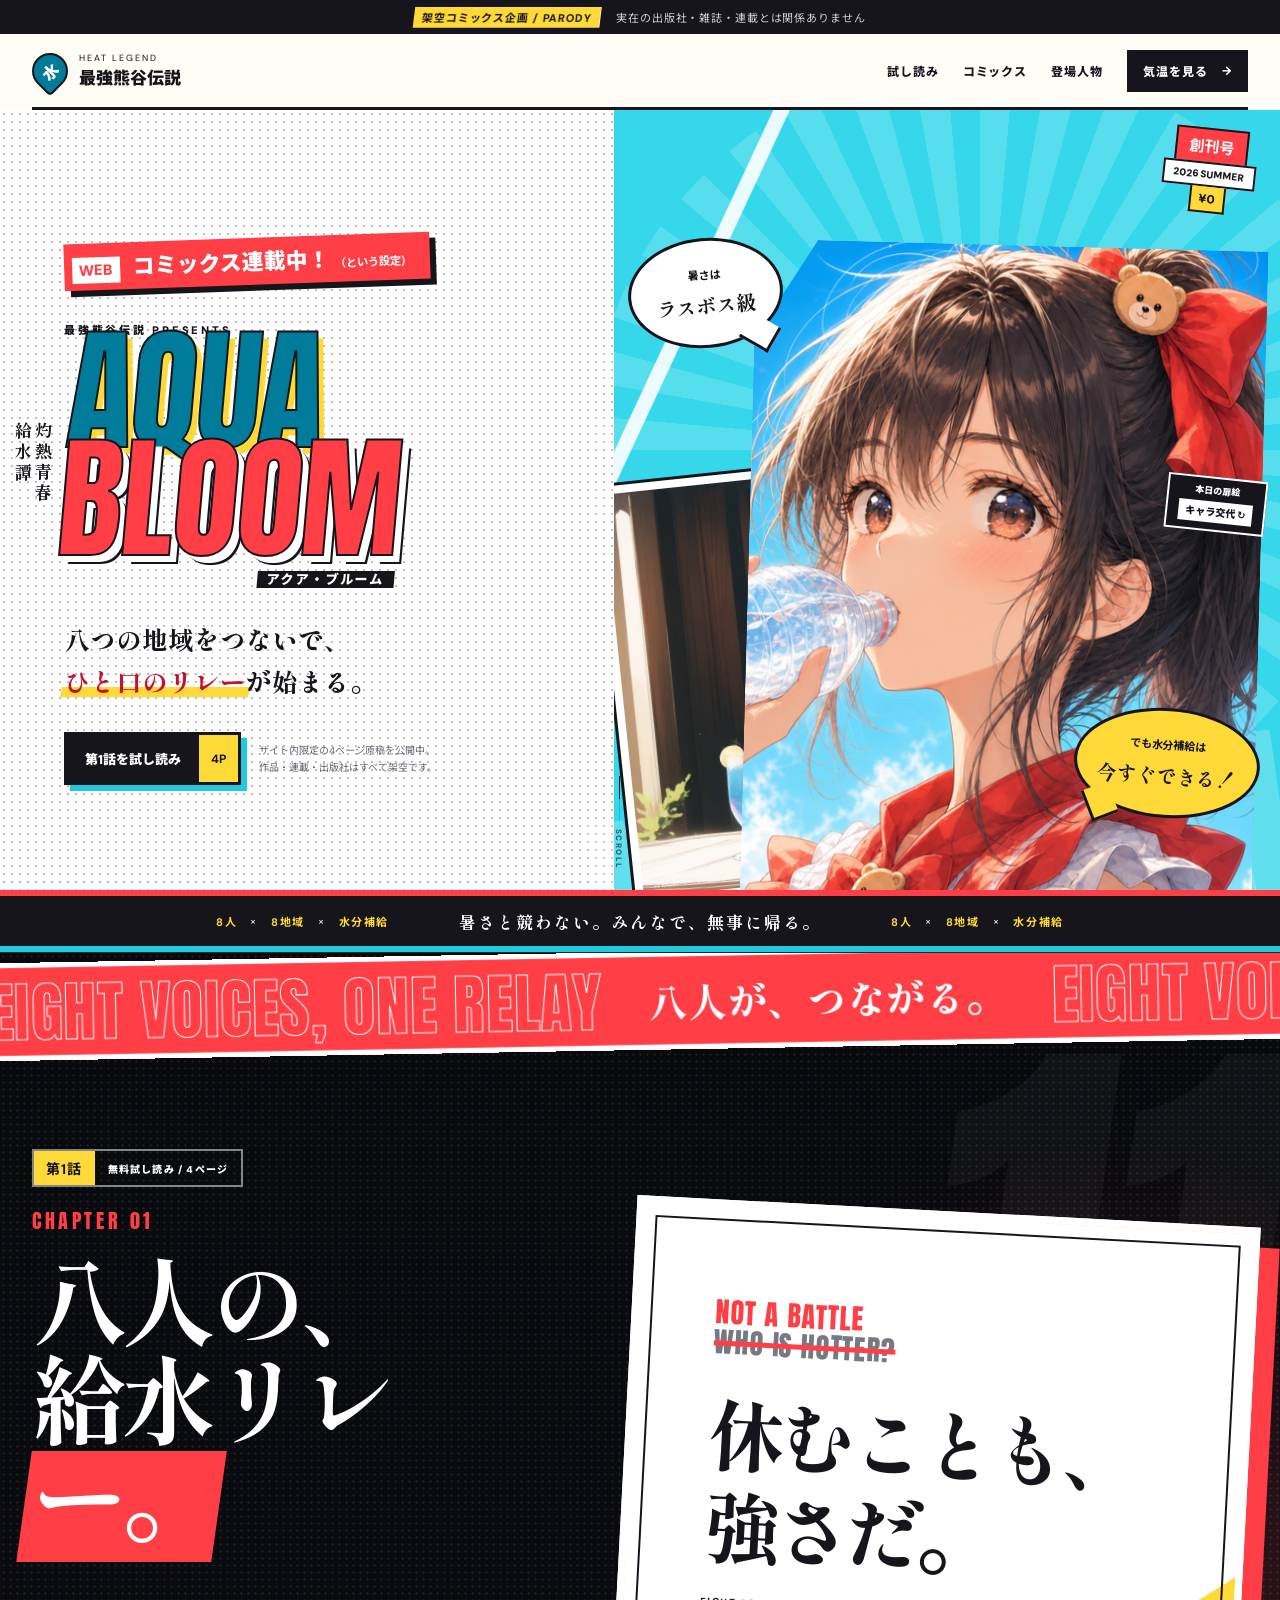
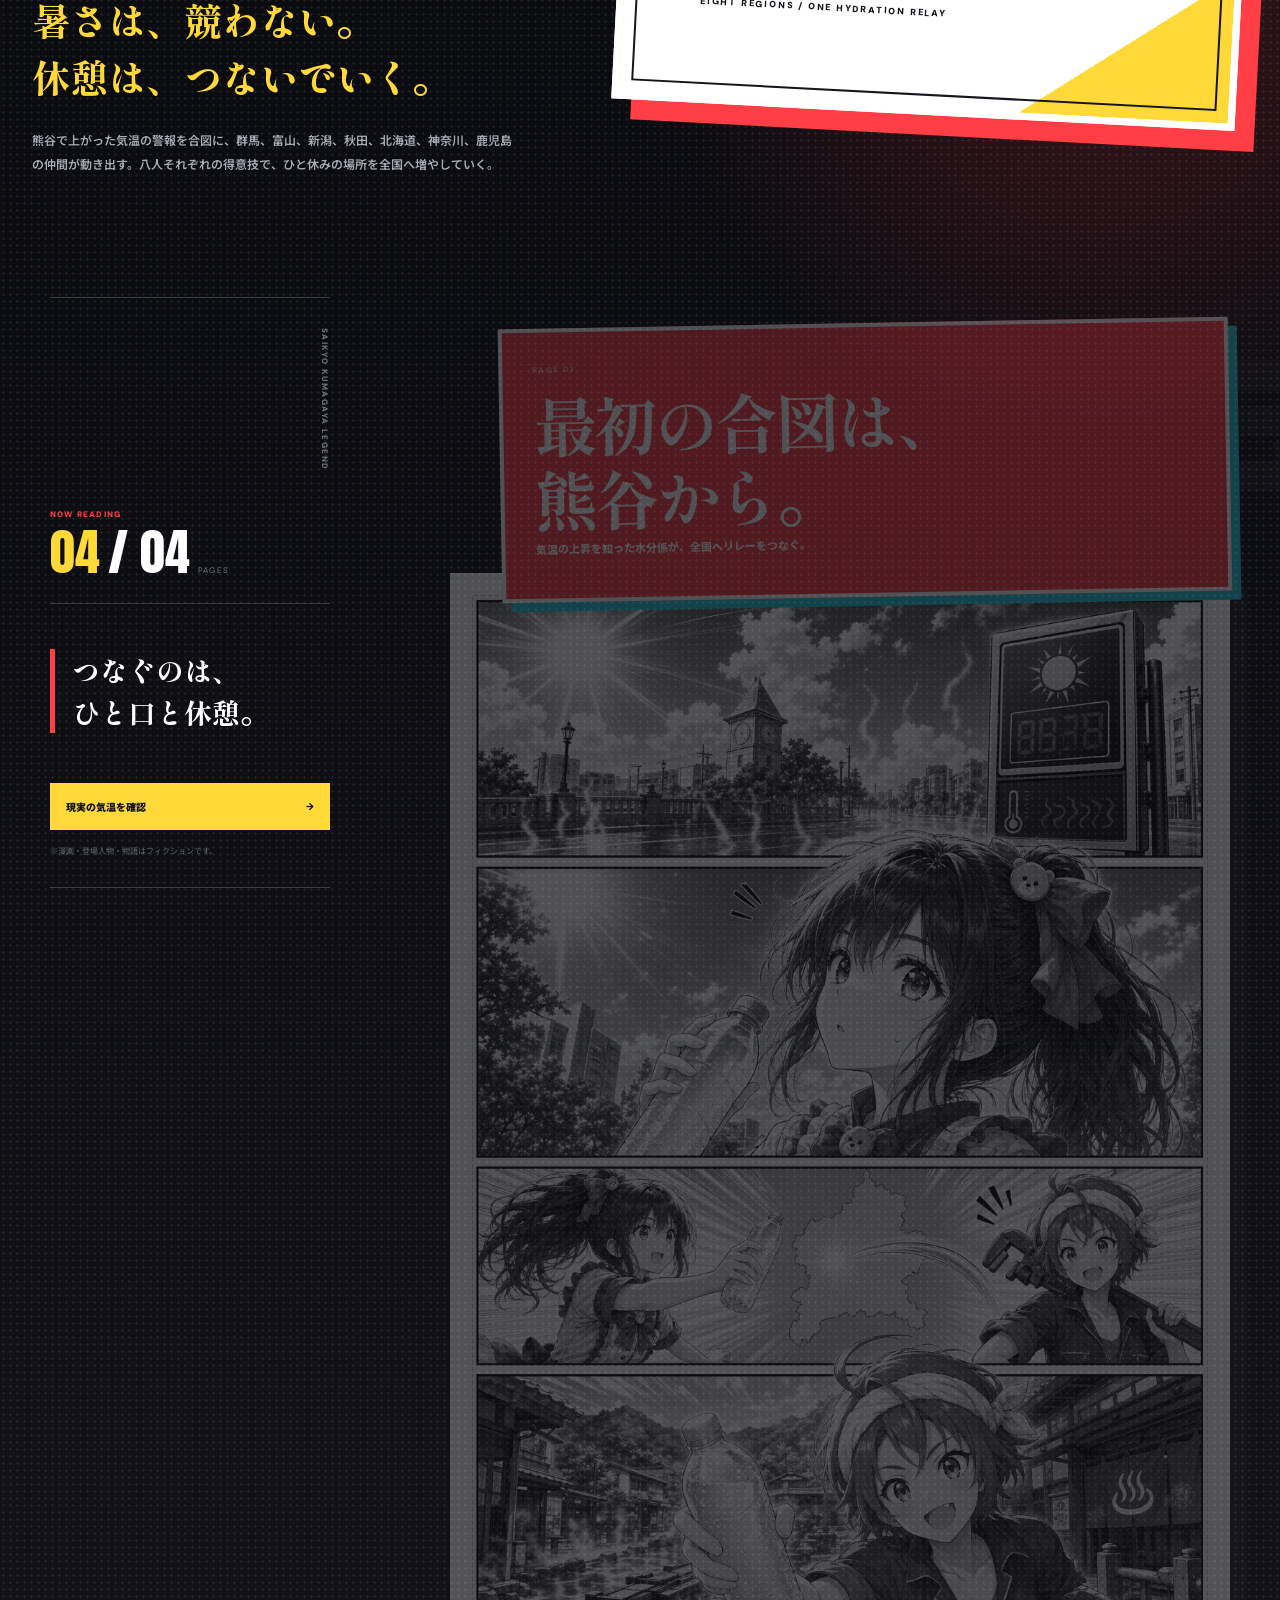
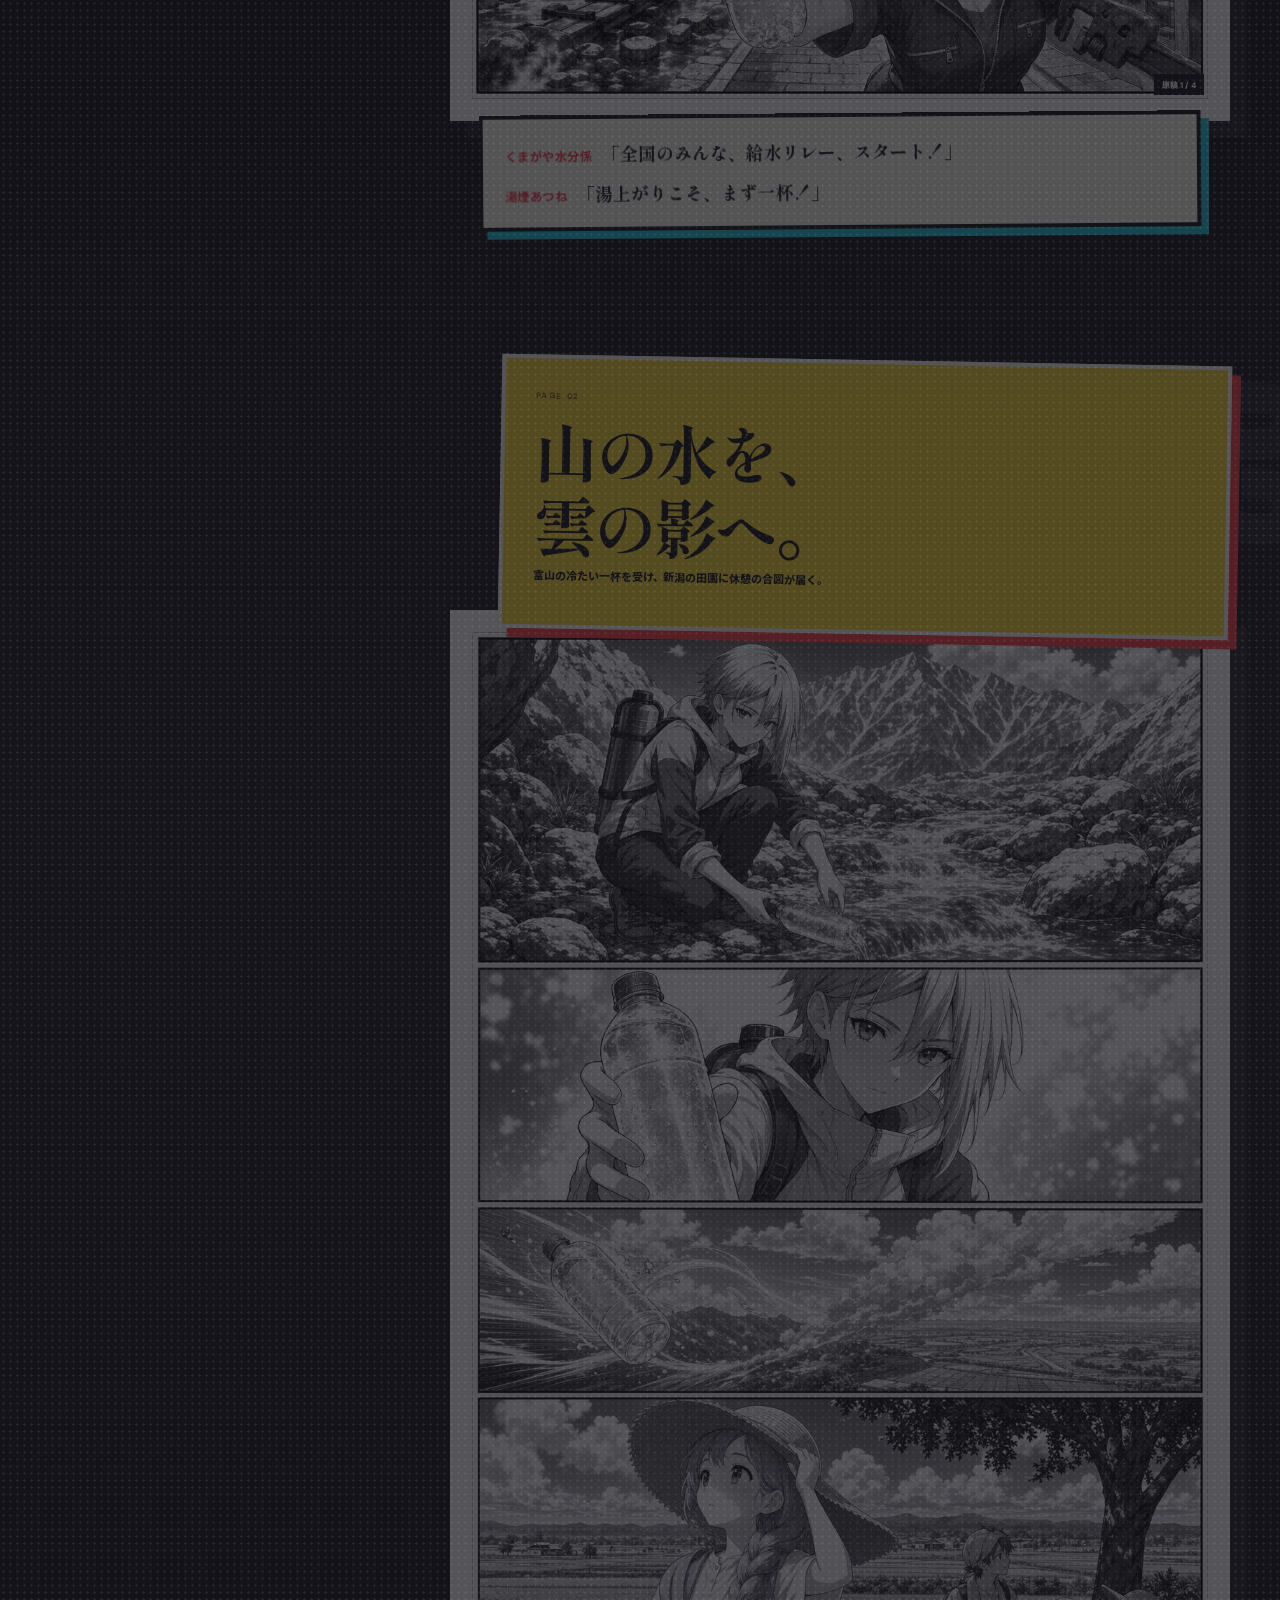
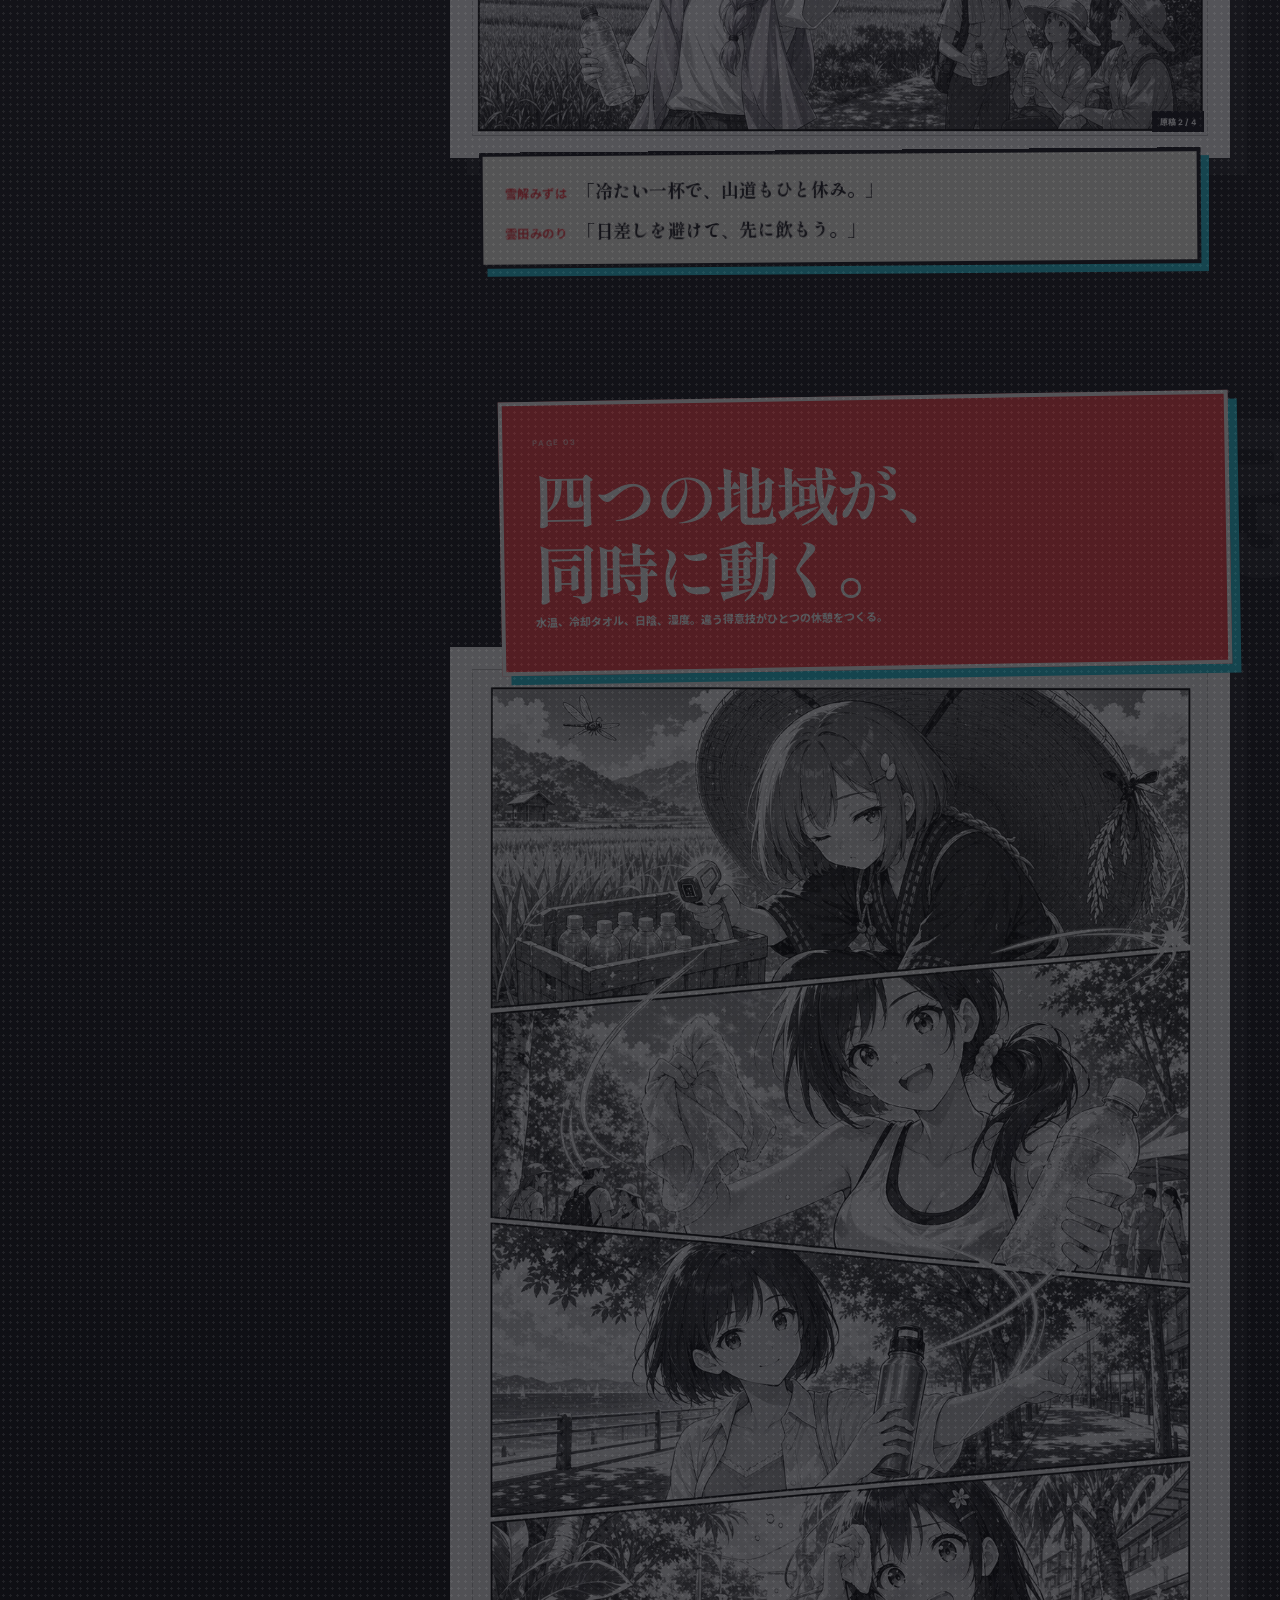
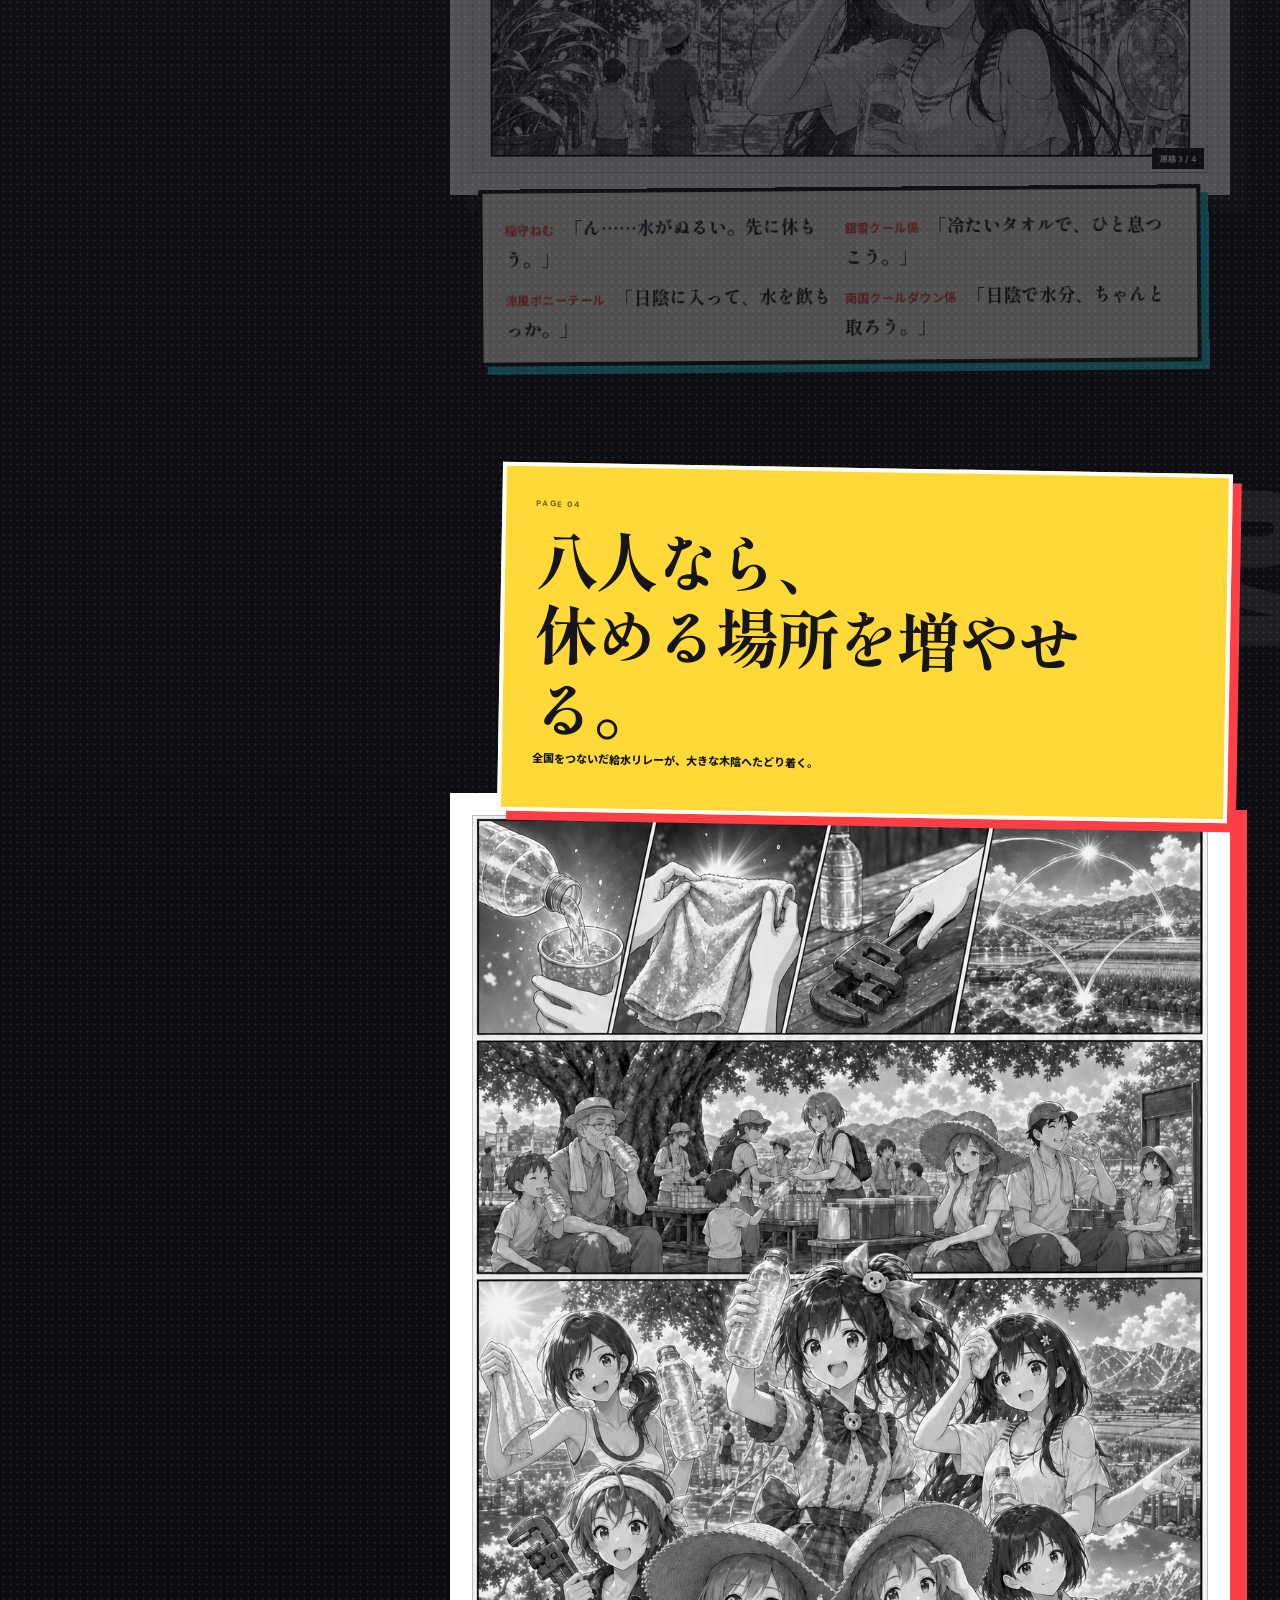
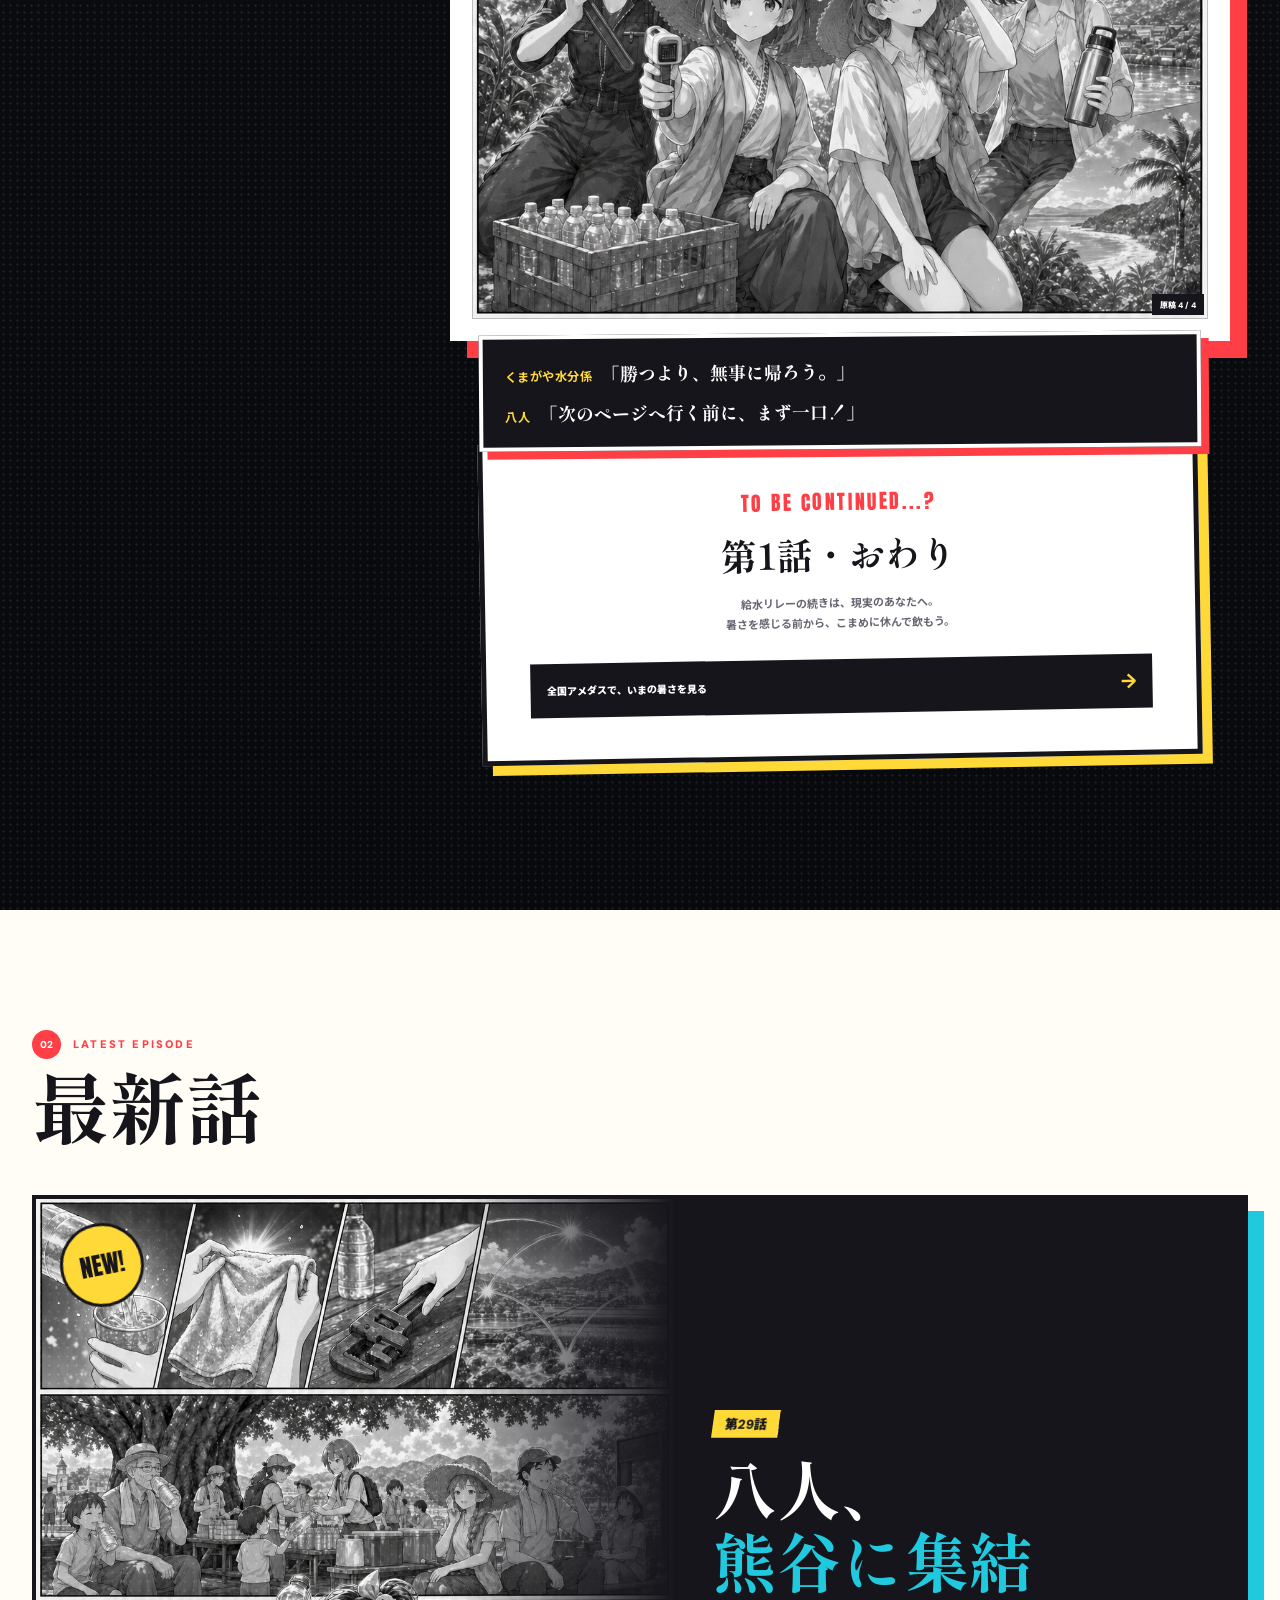
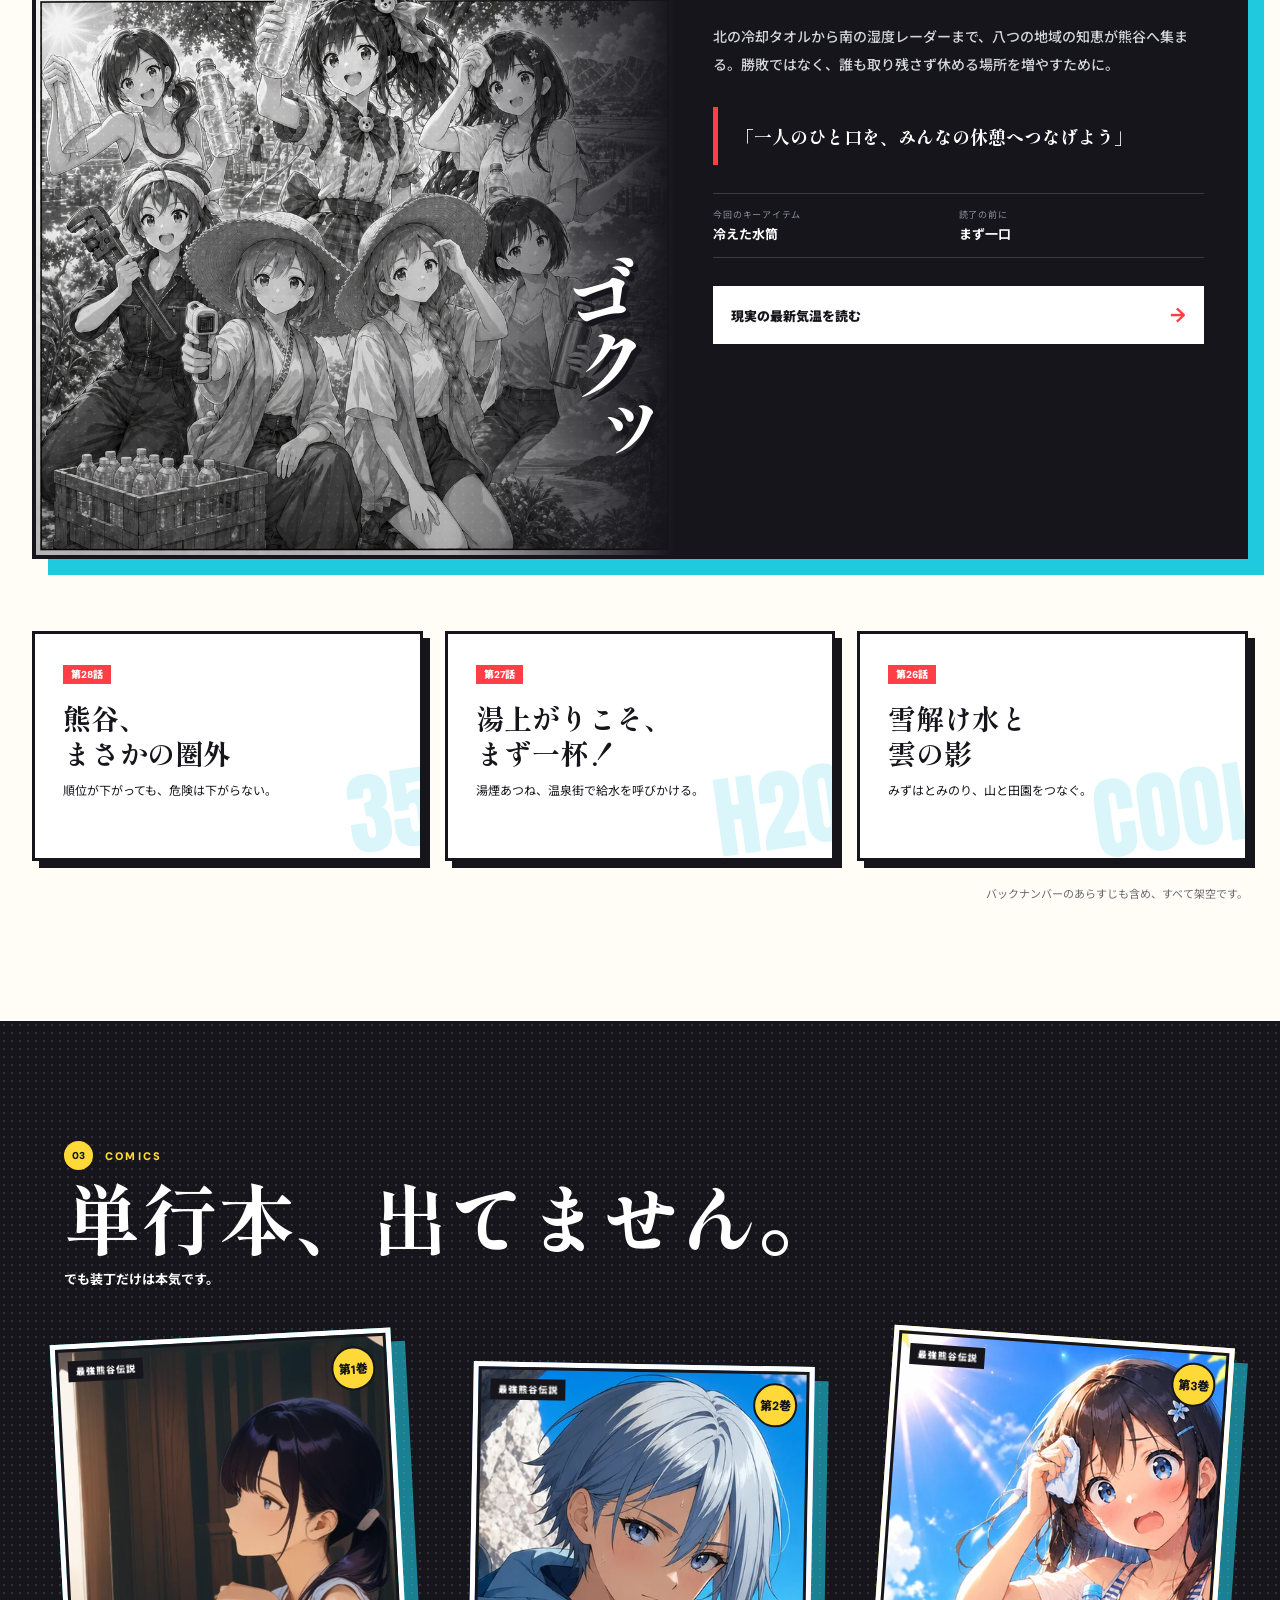
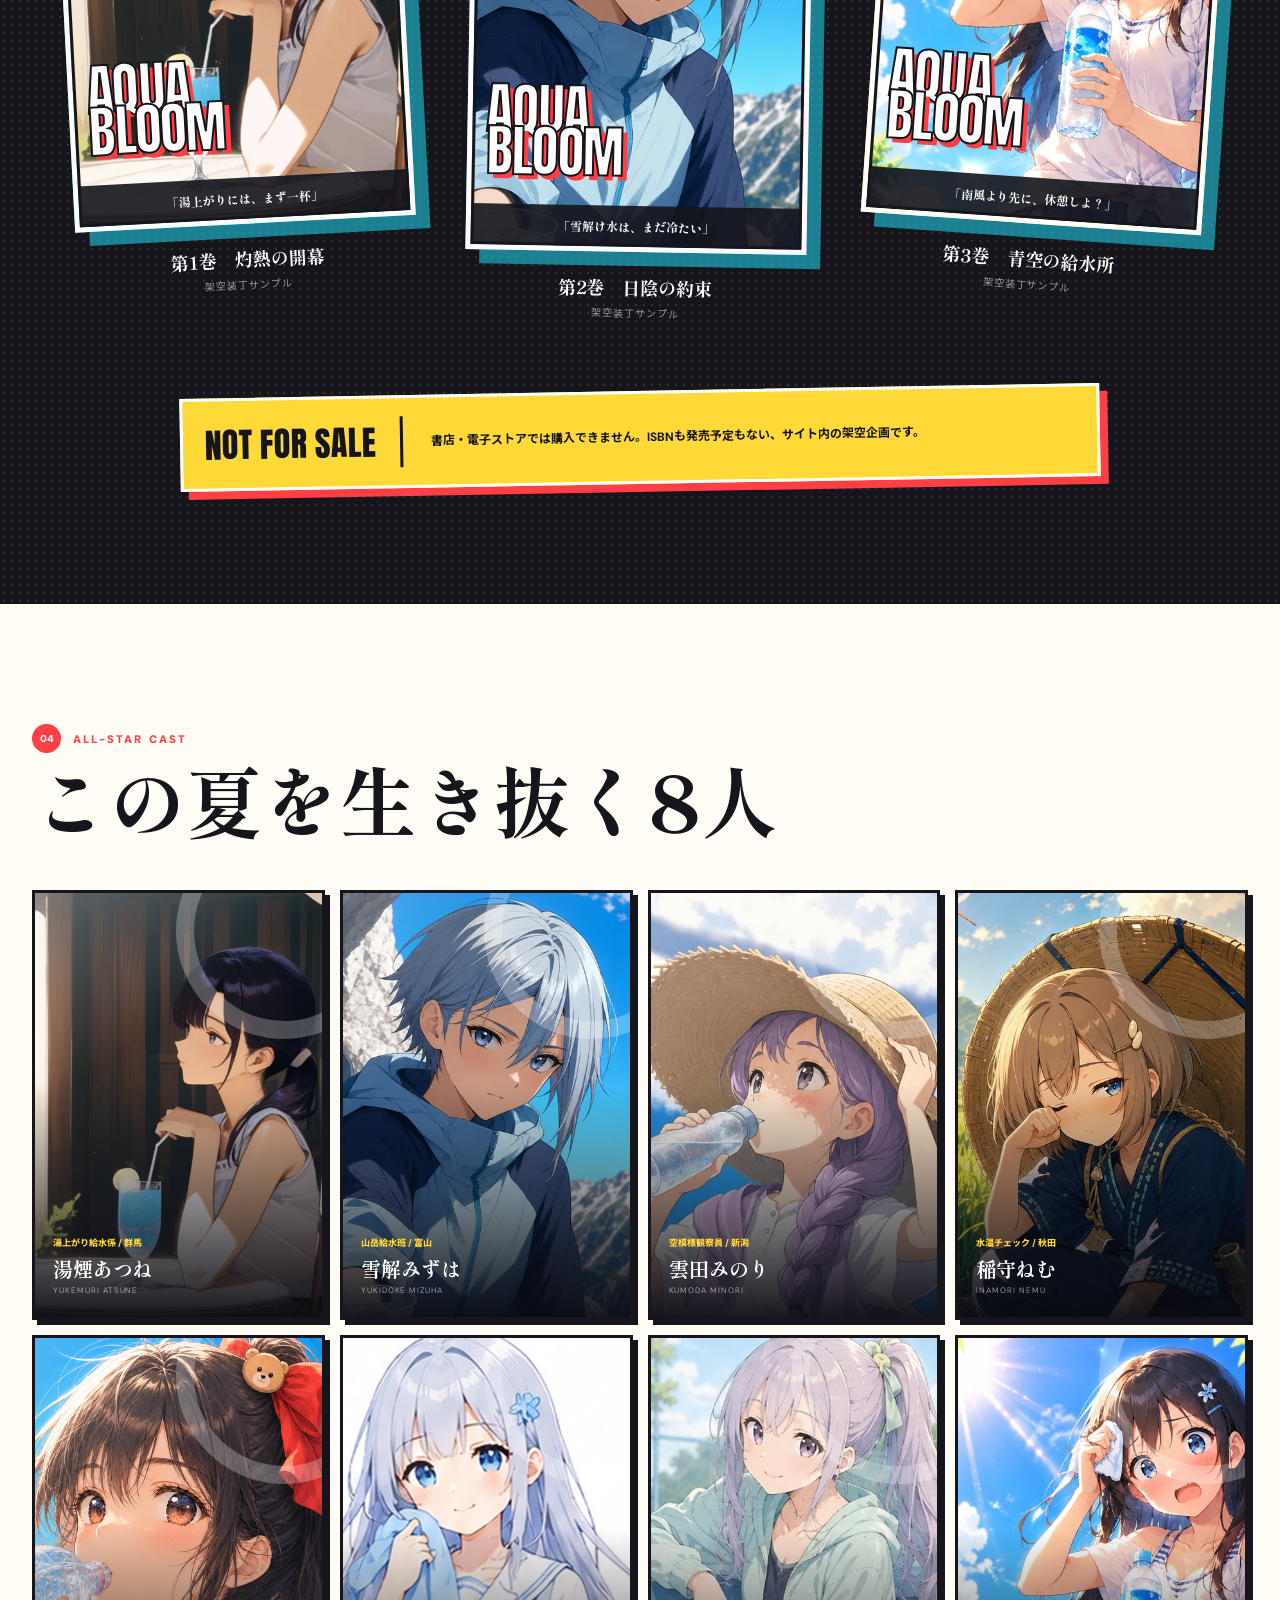
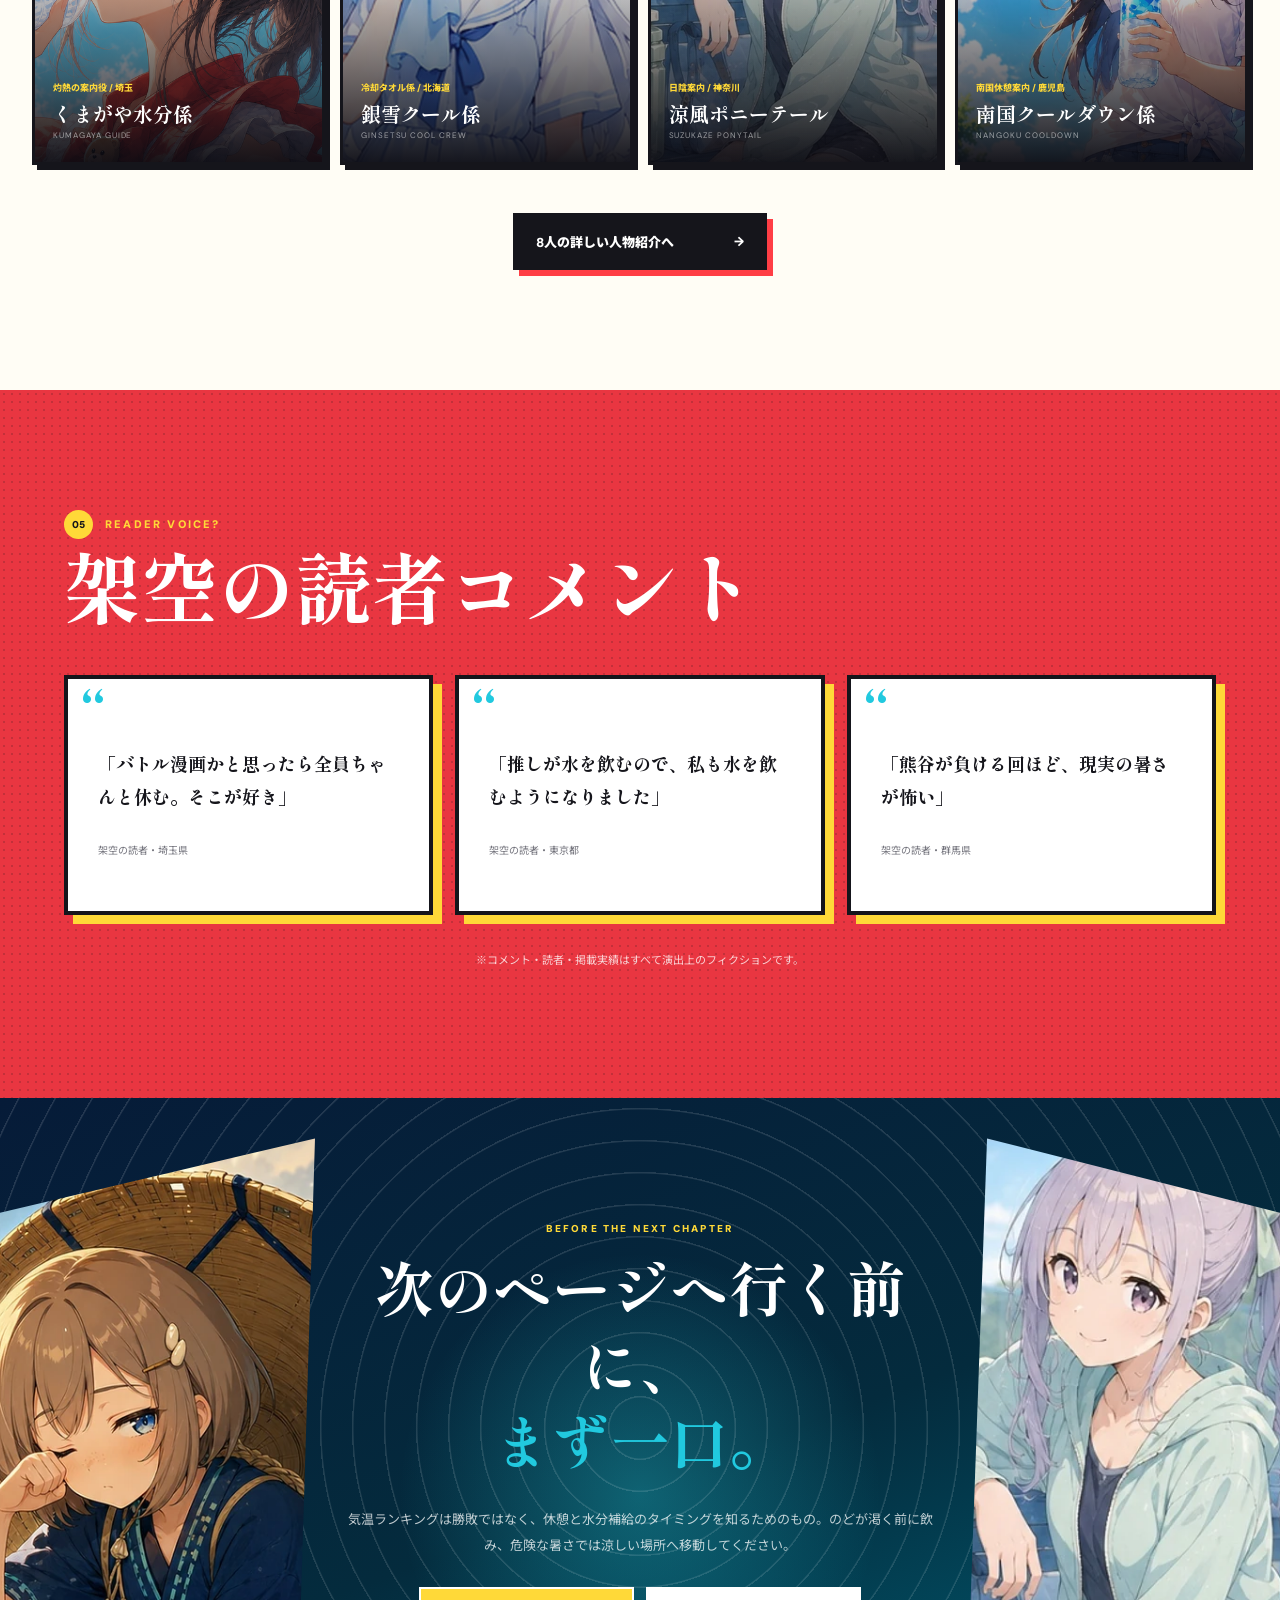
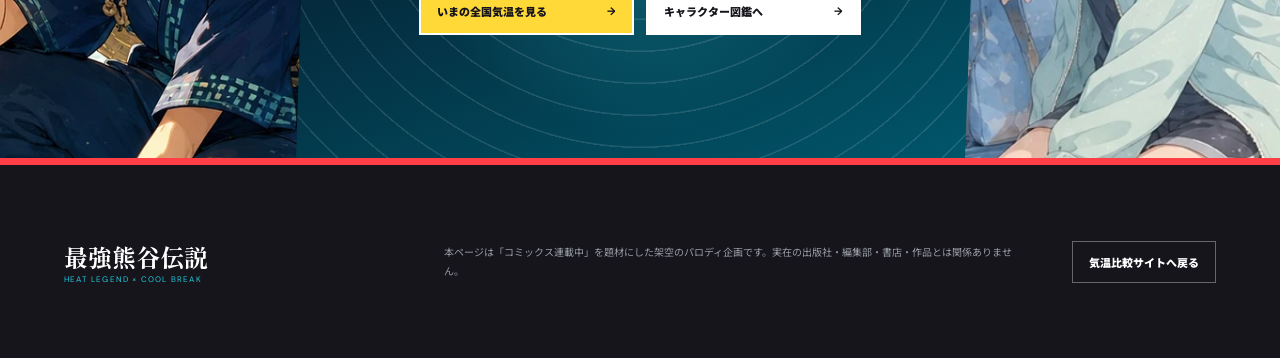
<file: comic.html>
<!doctype html>
<html lang="ja">
<head>
  <meta charset="utf-8">
  <meta name="viewport" content="width=device-width, initial-scale=1">
  <meta name="theme-color" content="#ff4d4d">
  <meta name="description" content="最強熊谷伝説の架空コミックス企画。暑さと水分補給をめぐる8人の夏物語を、本気の連載サイト風に紹介します。">
  <meta property="og:type" content="website">
  <meta property="og:locale" content="ja_JP">
  <meta property="og:site_name" content="最強熊谷伝説">
  <meta property="og:title" content="第1話 八人の給水リレー｜最強熊谷伝説 AQUA BLOOM">
  <meta property="og:description" content="現在の8人が全員登場。日本各地をつなぐ、架空の給水リレー漫画を4ページ公開。">
  <meta property="og:image" content="assets/og-kumagaya-matchup-v4.png">
  <meta name="twitter:card" content="summary_large_image">
  <title>第1話 八人の給水リレー｜最強熊谷伝説 AQUA BLOOM</title>
  <link rel="icon" type="image/png" sizes="32x32" href="assets/icons/favicon-32.png">
  <link rel="stylesheet" href="css/comic.css?v=20260729-relay1">
</head>
<body>
  <a class="skip-link" href="#main">本文へ移動</a>

  <div class="parody-bar" role="note">
    <strong>架空コミックス企画 / PARODY</strong>
    <span>実在の出版社・雑誌・連載とは関係ありません</span>
  </div>

  <header class="site-header">
    <a class="brand" href="index.html">
      <span class="brand-drop">水</span>
      <span><small>HEAT LEGEND</small><b>最強熊谷伝説</b></span>
    </a>
    <nav aria-label="ページ内ナビゲーション">
      <a href="#chapter-one">試し読み</a>
      <a href="#books">コミックス</a>
      <a href="#cast">登場人物</a>
      <a class="temperature-link" href="index.html">気温を見る <span>→</span></a>
    </nav>
  </header>

  <main id="main">
    <section class="comic-hero" aria-labelledby="comic-title">
      <div class="burst" aria-hidden="true"></div>
      <p class="hero-issue"><b>創刊号</b><span>2026 SUMMER</span><i>¥0</i></p>
      <div class="hero-copy">
        <p class="serial-label"><span>WEB</span> コミックス連載中！<small>（という設定）</small></p>
        <p class="hero-kicker">最強熊谷伝説 presents</p>
        <h1 id="comic-title">
          <span class="title-aqua">AQUA</span>
          <span class="title-bloom">BLOOM</span>
          <small>アクア・ブルーム</small>
        </h1>
        <p class="hero-catch">八つの地域をつないで、<br><em>ひと口のリレー</em>が始まる。</p>
        <div class="hero-actions">
          <a class="read-button" href="#chapter-one"><span>第1話を試し読み</span><b>4P</b></a>
          <p>サイト内限定の4ページ原稿を公開中。<br>作品・連載・出版社はすべて架空です。</p>
        </div>
      </div>

      <div class="hero-cast" aria-label="本日の扉絵">
        <figure class="hero-character hero-character-main">
          <img id="hero-character-main" src="assets/characters/kumagaya-anime.png" alt="くまがや水分係">
        </figure>
        <figure class="hero-character hero-character-side">
          <img id="hero-character-side" src="assets/characters/pref-gunma-v2.webp" alt="湯煙あつね">
        </figure>
        <div class="speech speech-hot"><span>暑さは</span><b>ラスボス級</b></div>
        <div class="speech speech-water"><span>でも水分補給は</span><b>今すぐできる！</b></div>
        <p class="door-label">本日の扉絵<br><button id="shuffle-cast" type="button">キャラ交代 ↻</button></p>
      </div>

      <p class="hero-side-copy" aria-hidden="true">灼熱青春<br>給水譚</p>
      <div class="scroll-hint" aria-hidden="true"><span></span>SCROLL</div>
    </section>

    <section class="breaking-strip" aria-label="作品の見どころ">
      <p><b>8人</b><span>×</span><b>8地域</b><span>×</span><b>水分補給</b></p>
      <strong>暑さと競わない。みんなで、無事に帰る。</strong>
      <p aria-hidden="true"><b>8人</b><span>×</span><b>8地域</b><span>×</span><b>水分補給</b></p>
    </section>

    <section id="chapter-one" class="manga-reader" aria-labelledby="chapter-title">
      <div class="saitama-marquee" aria-hidden="true">
        <span>EIGHT VOICES, ONE RELAY</span>
        <i>八人が、つながる。</i>
        <span>EIGHT VOICES, ONE RELAY</span>
      </div>

      <header class="reader-opening">
        <div class="reader-opening-copy">
          <p class="reader-label"><b>第1話</b><span>無料試し読み / 4ページ</span></p>
          <h2 id="chapter-title"><small>CHAPTER 01</small>八人の、<br><em>給水リレー。</em></h2>
          <p class="reader-lead">暑さは、競わない。<br>休憩は、つないでいく。</p>
          <p class="reader-description">熊谷で上がった気温の警報を合図に、群馬、富山、新潟、秋田、北海道、神奈川、鹿児島の仲間が動き出す。八人それぞれの得意技で、ひと休みの場所を全国へ増やしていく。</p>
        </div>
        <div class="saitama-declaration" aria-label="埼玉宣言">
          <p><span>NOT A BATTLE</span><del>WHO IS HOTTER?</del></p>
          <strong>休むことも、<br>強さだ。</strong>
          <small>EIGHT REGIONS / ONE HYDRATION RELAY</small>
        </div>
      </header>

      <div class="reader-layout">
        <aside class="reader-rail">
          <p>SAIKYO KUMAGAYA LEGEND</p>
          <div class="reader-progress" aria-live="polite">
            <span>NOW READING</span>
            <b><i id="reader-progress-current">01</i> / 04</b>
          </div>
          <blockquote>つなぐのは、<br>ひと口と休憩。</blockquote>
          <a href="index.html">現実の気温を確認 <span>→</span></a>
          <small>※漫画・登場人物・物語はフィクションです。</small>
        </aside>

        <ol class="manga-pages" aria-label="第1話 試し読み原稿">
          <li class="manga-page" data-page="01">
            <header class="page-copy page-copy-red">
              <span>PAGE 01</span>
              <h3>最初の合図は、<br>熊谷から。</h3>
              <p>気温の上昇を知った水分係が、全国へリレーをつなぐ。</p>
            </header>
            <figure>
              <img src="assets/comic/chapter-01-page-01-v2.jpg" alt="猛暑の熊谷で警報に気づいたくまがや水分係が、群馬の湯煙あつねへ給水リレーをつなぐ白黒漫画原稿" loading="lazy" decoding="async">
              <figcaption>原稿 1 / 4</figcaption>
            </figure>
            <div class="manga-dialogue" aria-label="1ページ目のセリフ">
              <p><b>くまがや水分係</b>「全国のみんな、給水リレー、スタート！」</p>
              <p><b>湯煙あつね</b>「湯上がりこそ、まず一杯！」</p>
            </div>
          </li>

          <li class="manga-page" data-page="02">
            <header class="page-copy">
              <span>PAGE 02</span>
              <h3>山の水を、<br>雲の影へ。</h3>
              <p>富山の冷たい一杯を受け、新潟の田園に休憩の合図が届く。</p>
            </header>
            <figure>
              <img src="assets/comic/chapter-01-page-02-v2.jpg" alt="富山の雪解みずはが山の水を届け、新潟の雲田みのりが雲の影へ人々を案内する白黒漫画原稿" loading="lazy" decoding="async">
              <figcaption>原稿 2 / 4</figcaption>
            </figure>
            <div class="manga-dialogue" aria-label="2ページ目のセリフ">
              <p><b>雪解みずは</b>「冷たい一杯で、山道もひと休み。」</p>
              <p><b>雲田みのり</b>「日差しを避けて、先に飲もう。」</p>
            </div>
          </li>

          <li class="manga-page" data-page="03">
            <header class="page-copy page-copy-red">
              <span>PAGE 03</span>
              <h3>四つの地域が、<br>同時に動く。</h3>
              <p>水温、冷却タオル、日陰、湿度。違う得意技がひとつの休憩をつくる。</p>
            </header>
            <figure>
              <img src="assets/comic/chapter-01-page-03-v2.jpg" alt="秋田の稲守ねむ、北海道の銀雪クール係、神奈川の涼風ポニーテール、鹿児島の南国クールダウン係が各地で休憩を支える白黒漫画原稿" loading="lazy" decoding="async">
              <figcaption>原稿 3 / 4</figcaption>
            </figure>
            <div class="manga-dialogue manga-dialogue-grid" aria-label="3ページ目のセリフ">
              <p><b>稲守ねむ</b>「ん……水がぬるい。先に休もう。」</p>
              <p><b>銀雪クール係</b>「冷たいタオルで、ひと息つこう。」</p>
              <p><b>涼風ポニーテール</b>「日陰に入って、水を飲もっか。」</p>
              <p><b>南国クールダウン係</b>「日陰で水分、ちゃんと取ろう。」</p>
            </div>
          </li>

          <li class="manga-page manga-page-final" data-page="04">
            <header class="page-copy">
              <span>PAGE 04</span>
              <h3>八人なら、<br>休める場所を増やせる。</h3>
              <p>全国をつないだ給水リレーが、大きな木陰へたどり着く。</p>
            </header>
            <figure>
              <img src="assets/comic/chapter-01-page-04-v2.jpg" alt="大きな木陰の給水所で人々を支え、現在の8人全員が水や道具を掲げる白黒漫画原稿" loading="lazy" decoding="async">
              <figcaption>原稿 4 / 4</figcaption>
            </figure>
            <div class="manga-dialogue manga-dialogue-final" aria-label="4ページ目のセリフ">
              <p><b>くまがや水分係</b>「勝つより、無事に帰ろう。」</p>
              <p><b>八人</b>「次のページへ行く前に、まず一口！」</p>
            </div>
            <div class="chapter-end">
              <span>TO BE CONTINUED...?</span>
              <b>第1話・おわり</b>
              <p>給水リレーの続きは、現実のあなたへ。<br>暑さを感じる前から、こまめに休んで飲もう。</p>
              <a href="index.html">全国アメダスで、いまの暑さを見る <strong>→</strong></a>
            </div>
          </li>
        </ol>
      </div>
    </section>

    <section id="latest" class="latest-section reveal" aria-labelledby="latest-title">
      <div class="section-heading">
        <p><span>02</span> LATEST EPISODE</p>
        <h2 id="latest-title">最新話</h2>
      </div>

      <article class="latest-card">
        <div class="latest-visual">
          <img src="assets/comic/chapter-01-page-04-v2.jpg" alt="給水リレーを終えた8人">
          <p class="sound-effect" aria-hidden="true">ゴクッ</p>
          <span class="new-stamp">NEW!</span>
        </div>
        <div class="latest-copy">
          <p class="episode-number">第29話</p>
          <h3>八人、<br><em>熊谷に集結</em></h3>
          <p class="episode-lead">北の冷却タオルから南の湿度レーダーまで、八つの地域の知恵が熊谷へ集まる。勝敗ではなく、誰も取り残さず休める場所を増やすために。</p>
          <blockquote>「一人のひと口を、みんなの休憩へつなげよう」</blockquote>
          <div class="episode-meta">
            <span><small>今回のキーアイテム</small><b>冷えた水筒</b></span>
            <span><small>読了の前に</small><b>まず一口</b></span>
          </div>
          <a href="index.html" class="episode-cta"><span>現実の最新気温を読む</span><b>→</b></a>
        </div>
      </article>

      <div class="episode-grid" aria-label="バックナンバー">
        <article>
          <span>第28話</span>
          <h3>熊谷、<br>まさかの圏外</h3>
          <p>順位が下がっても、危険は下がらない。</p>
        </article>
        <article>
          <span>第27話</span>
          <h3>湯上がりこそ、<br>まず一杯！</h3>
          <p>湯煙あつね、温泉街で給水を呼びかける。</p>
        </article>
        <article>
          <span>第26話</span>
          <h3>雪解け水と<br>雲の影</h3>
          <p>みずはとみのり、山と田園をつなぐ。</p>
        </article>
      </div>
      <p class="fiction-note">バックナンバーのあらすじも含め、すべて架空です。</p>
    </section>

    <section id="books" class="books-section reveal" aria-labelledby="books-title">
      <div class="section-heading light-heading">
        <p><span>03</span> COMICS</p>
        <h2 id="books-title">単行本、出てません。</h2>
        <small>でも装丁だけは本気です。</small>
      </div>

      <div class="book-shelf">
        <article class="book-card book-one">
          <div class="book-cover">
            <img src="assets/characters/pref-gunma-v2.webp" alt="">
            <span class="book-series">最強熊谷伝説</span>
            <strong>AQUA<br>BLOOM</strong>
            <small>第1巻</small>
            <em>「湯上がりには、まず一杯」</em>
          </div>
          <div class="book-info">
            <b>第1巻　灼熱の開幕</b>
            <span>架空装丁サンプル</span>
          </div>
        </article>

        <article class="book-card book-two">
          <div class="book-cover">
            <img src="assets/characters/pref-toyama.webp" alt="">
            <span class="book-series">最強熊谷伝説</span>
            <strong>AQUA<br>BLOOM</strong>
            <small>第2巻</small>
            <em>「雪解け水は、まだ冷たい」</em>
          </div>
          <div class="book-info">
            <b>第2巻　日陰の約束</b>
            <span>架空装丁サンプル</span>
          </div>
        </article>

        <article class="book-card book-three">
          <div class="book-cover">
            <img src="assets/characters/region-kyushu.webp" alt="">
            <span class="book-series">最強熊谷伝説</span>
            <strong>AQUA<br>BLOOM</strong>
            <small>第3巻</small>
            <em>「南風より先に、休憩しよ？」</em>
          </div>
          <div class="book-info">
            <b>第3巻　青空の給水所</b>
            <span>架空装丁サンプル</span>
          </div>
        </article>
      </div>

      <div class="not-for-sale">
        <b>NOT FOR SALE</b>
        <p>書店・電子ストアでは購入できません。ISBNも発売予定もない、サイト内の架空企画です。</p>
      </div>
    </section>

    <section id="cast" class="cast-section reveal" aria-labelledby="cast-title">
      <div class="section-heading">
        <p><span>04</span> ALL-STAR CAST</p>
        <h2 id="cast-title">この夏を生き抜く8人</h2>
      </div>

      <div class="cast-grid">
        <a class="cast-card cast-red" href="characters.html#atsune">
          <img src="assets/characters/pref-gunma-v2.webp" alt="湯煙あつね">
          <span><small>湯上がり給水係 / 群馬</small><b>湯煙あつね</b><em>YUKEMURI ATSUNE</em></span>
        </a>
        <a class="cast-card cast-blue" href="characters.html#mizuha">
          <img src="assets/characters/pref-toyama.webp" alt="雪解みずは">
          <span><small>山岳給水班 / 富山</small><b>雪解みずは</b><em>YUKIDOKE MIZUHA</em></span>
        </a>
        <a class="cast-card cast-sky" href="characters.html#minori">
          <img src="assets/characters/pref-niigata.webp" alt="雲田みのり">
          <span><small>空模様観察員 / 新潟</small><b>雲田みのり</b><em>KUMODA MINORI</em></span>
        </a>
        <a class="cast-card cast-green" href="characters.html#nemu">
          <img src="assets/characters/region-tohoku.webp" alt="稲守ねむ">
          <span><small>水温チェック / 秋田</small><b>稲守ねむ</b><em>INAMORI NEMU</em></span>
        </a>
        <a class="cast-card cast-orange" href="characters.html#kumagaya-guide">
          <img src="assets/characters/kumagaya-anime.png" alt="くまがや水分係">
          <span><small>灼熱の案内役 / 埼玉</small><b>くまがや水分係</b><em>KUMAGAYA GUIDE</em></span>
        </a>
        <a class="cast-card cast-silver" href="characters.html#ginsetsu">
          <img src="assets/characters/region-hokkaido.webp" alt="銀雪クール係">
          <span><small>冷却タオル係 / 北海道</small><b>銀雪クール係</b><em>GINSETSU COOL CREW</em></span>
        </a>
        <a class="cast-card cast-aqua" href="characters.html#suzukaze">
          <img src="assets/characters/region-kanto.webp" alt="涼風ポニーテール">
          <span><small>日陰案内 / 神奈川</small><b>涼風ポニーテール</b><em>SUZUKAZE PONYTAIL</em></span>
        </a>
        <a class="cast-card cast-yellow" href="characters.html#nangoku">
          <img src="assets/characters/region-kyushu.webp" alt="南国クールダウン係">
          <span><small>南国休憩案内 / 鹿児島</small><b>南国クールダウン係</b><em>NANGOKU COOLDOWN</em></span>
        </a>
      </div>
      <a class="cast-link" href="characters.html">8人の詳しい人物紹介へ <span>→</span></a>
    </section>

    <section class="voice-section reveal" aria-labelledby="voice-title">
      <div class="section-heading light-heading">
        <p><span>05</span> READER VOICE?</p>
        <h2 id="voice-title">架空の読者コメント</h2>
      </div>
      <div class="voice-grid">
        <blockquote>
          <p>「バトル漫画かと思ったら全員ちゃんと休む。そこが好き」</p>
          <cite>架空の読者・埼玉県</cite>
        </blockquote>
        <blockquote>
          <p>「推しが水を飲むので、私も水を飲むようになりました」</p>
          <cite>架空の読者・東京都</cite>
        </blockquote>
        <blockquote>
          <p>「熊谷が負ける回ほど、現実の暑さが怖い」</p>
          <cite>架空の読者・群馬県</cite>
        </blockquote>
      </div>
      <p class="voice-disclaimer">※コメント・読者・掲載実績はすべて演出上のフィクションです。</p>
    </section>

    <section class="hydration-finale reveal" aria-labelledby="hydration-title">
      <div class="finale-character finale-left">
        <img src="assets/characters/region-tohoku.webp" alt="">
      </div>
      <div class="finale-copy">
        <p>BEFORE THE NEXT CHAPTER</p>
        <h2 id="hydration-title">次のページへ行く前に、<br><em>まず一口。</em></h2>
        <p>気温ランキングは勝敗ではなく、休憩と水分補給のタイミングを知るためのもの。のどが渇く前に飲み、危険な暑さでは涼しい場所へ移動してください。</p>
        <div class="finale-actions">
          <a href="index.html"><span>いまの全国気温を見る</span><b>→</b></a>
          <a href="characters.html"><span>キャラクター図鑑へ</span><b>→</b></a>
        </div>
      </div>
      <div class="finale-character finale-right">
        <img src="assets/characters/region-kanto.webp" alt="">
      </div>
    </section>
  </main>

  <footer>
    <p><b>最強熊谷伝説</b><small>HEAT LEGEND × COOL BREAK</small></p>
    <p>本ページは「コミックス連載中」を題材にした架空のパロディ企画です。実在の出版社・編集部・書店・作品とは関係ありません。</p>
    <a href="index.html">気温比較サイトへ戻る</a>
  </footer>

  <script src="js/comic.js?v=20260731-character1"></script>
</body>
</html>
</file>
<file: css/style.css>
@import url('https://fonts.googleapis.com/css2?family=Noto+Sans+JP:wght@500;700;900&display=swap');

* {
  box-sizing: border-box;
}

html {
  min-height: 100%;
  overflow-x: hidden;
  overflow-y: auto;
  -webkit-overflow-scrolling: touch;
}

body {
  margin: 0;
  min-height: 100vh;
  overflow-x: hidden;
  overflow-y: visible;
  touch-action: pan-y;
  overscroll-behavior-y: auto;
  color: #f9fbff;
  background: #020712;
  font-family: "Noto Sans JP", "Yu Gothic", sans-serif;
}

.site-shell {
  min-height: 100%;
  max-width: 650px;
  margin: auto;
  padding: 20px 16px 34px;
  background: radial-gradient(circle at 45% 14%, #172c5b 0, #07142a 38%, #020713 82%);
}

.hero {
  padding: 10px 4px 17px;
  text-align: center;
}

.hero h1 {
  margin: 6px 0 12px;
  font-size: clamp(2.05rem, 9.7vw, 3.75rem);
  line-height: 1;
  letter-spacing: -.075em;
  text-shadow: 4px 5px 0 #17233b;
}

.eyebrow {
  margin: 0;
  color: #d5dbea;
  font-size: 1.05rem;
  font-weight: 700;
}

.observation-time,
.fairness-note,
.ranking-time {
  margin: 4px 0;
  color: #d3d9e7;
  font-size: .82rem;
}

.fairness-note {
  max-width: 92%;
  margin: 8px auto 0;
  line-height: 1.55;
  text-shadow: 0 1px 2px #0008;
}

.section-heading {
  display: flex;
  align-items: center;
  justify-content: center;
  gap: 9px;
  margin: 8px 0 10px;
}

.section-heading span {
  font-size: 1.65rem;
}

.section-heading h2 {
  margin: 0;
  font-size: 1.5rem;
}

/* 対決カード */

.comparison-card {
  position: relative;
  isolation: isolate;
  overflow: hidden;
  border: 2px solid #35baff;
  border-radius: 22px;
  background: linear-gradient(130deg, #3c102c, #071e48 55%, #072a59);
  box-shadow: 0 0 28px #0788d344, inset 0 0 32px #fd367044;
}

.battle-backdrop {
  position: absolute;
  z-index: 0;
  inset: 0;
  overflow: hidden;
  background:
    linear-gradient(90deg, #e4254f33 0, transparent 34%, transparent 66%, #148eea33 100%),
    radial-gradient(circle at 50% 44%, #36b9ff2b, transparent 43%);
}

.battle-backdrop img {
  position: absolute;
  top: 1%;
  left: 50%;
  width: 205px;
  height: 300px;
  opacity: .23;
  transform: translateX(-50%) rotate(8deg);
  filter: drop-shadow(0 0 16px #79dcff) drop-shadow(0 0 32px #2f74d7);
}

.battle-flame {
  position: absolute;
  top: 18%;
  display: block;
  width: 155px;
  height: 240px;
  background: radial-gradient(
    ellipse at 42% 62%,
    #fff9c5 0 7%,
    #ffd24d 14%,
    #ff861b 31%,
    #f0382e 52%,
    transparent 73%
  );
  opacity: .72;
  filter: blur(3px) saturate(1.25);
}

.flame-left {
  left: -76px;
  transform: rotate(-15deg);
}

.flame-right {
  right: -76px;
  transform: scaleX(-1) rotate(-15deg);
}

.battle-flame::before,
.battle-flame::after {
  position: absolute;
  display: block;
  content: "";
  background: linear-gradient(to top, #f53525 0 16%, #ff9f1d 48%, #fff4a6 72%, transparent 100%);
  clip-path: polygon(50% 0, 78% 44%, 66% 70%, 100% 100%, 35% 83%, 0 100%, 28% 56%);
  filter: drop-shadow(0 0 8px #ff3c23);
}

.battle-flame::before {
  bottom: 1px;
  left: 29px;
  width: 79px;
  height: 190px;
  transform: rotate(12deg);
}

.battle-flame::after {
  bottom: 0;
  left: 76px;
  width: 64px;
  height: 153px;
  opacity: .87;
  transform: rotate(-12deg);
}

.heat-spark {
  position: absolute;
  color: #ffdc4c;
  font-size: 1.3rem;
  opacity: .7;
  text-shadow: 0 0 13px #f74323;
  animation: heat-flicker 2.2s ease-in-out infinite;
}

.spark-one {
  top: 17%;
  left: 39%;
}

.spark-two {
  top: 34%;
  right: 33%;
  animation-delay: 1.1s;
}

.contestants {
  position: relative;
  z-index: 1;
  display: grid;
  grid-template-columns: minmax(0, 1fr) 66px minmax(0, 1fr);
  align-items: start;
  padding: 14px 8px 5px;
}

.contestant {
  position: relative;
  min-width: 0;
  text-align: center;
}

.fighter-photo {
  position: relative;
  width: min(100%, 205px);
  aspect-ratio: 3 / 4;
  height: auto;
  margin: 0 auto 6px;
  overflow: hidden;
  background: #193b74;
  clip-path: polygon(10% 0, 100% 0, 90% 100%, 0 100%);
}

.character.hot .fighter-photo {
  filter: drop-shadow(0 0 3px #fff0f1) drop-shadow(0 0 10px #ff5a84) drop-shadow(0 0 20px #ff377a99);
}

.character.cool .fighter-photo {
  clip-path: polygon(0 0, 90% 0, 100% 100%, 10% 100%);
  filter: drop-shadow(0 0 3px #e7fbff) drop-shadow(0 0 10px #49cfff) drop-shadow(0 0 20px #36cfff99);
}

.fighter-photo img {
  display: block;
  width: 100%;
  height: 100%;
  object-fit: cover;
}

.character.hot .fighter-photo img {
  transform: scale(1.08);
  transform-origin: 40% 40%;
}

.character.cool .fighter-photo img {
  transform: scale(1.03);
  transform-origin: 50% 46%;
}

.winner-badge {
  position: absolute;
  z-index: 3;
  top: -4px;
  right: 4px;
  padding: 3px 6px 2px;
  border: 1px solid #fff3ad;
  border-radius: 5px;
  color: #fffce1;
  background: linear-gradient(135deg, #ffbd26, #e53925 72%);
  box-shadow: 0 0 11px #ff5d25, inset 0 0 5px #fff5ab88;
  font-size: .76rem;
  font-style: italic;
  font-weight: 900;
  letter-spacing: -.02em;
  line-height: 1;
  transform: rotate(7deg);
}

.target-side .winner-badge {
  right: auto;
  left: 4px;
  background: linear-gradient(135deg, #2ed4ff, #2361cc 72%);
  box-shadow: 0 0 11px #36bfff, inset 0 0 5px #d9fbff88;
  transform: rotate(-7deg);
}

.character p {
  max-width: 125px;
  margin: 0 auto 5px;
  font-size: .62rem;
  font-weight: 700;
}

.contestant h3 {
  margin: 0;
  font-size: 1.28rem;
}

.contestant h3 small {
  display: block;
  color: #d8e8ff;
  font-size: .61em;
  line-height: 1.2;
}

.heat-rank {
  display: inline-block;
  margin: 5px 0 0;
  padding: 2px 7px;
  border: 1px solid #ffffff55;
  border-radius: 99px;
  color: #dce9ff;
  background: #071a3f88;
  font-size: .61rem;
  line-height: 1.1;
}

.heat-rank b {
  color: #fff4aa;
  font-size: .78rem;
}

.score-label {
  margin: 7px 0 0;
  font-size: .73rem;
}

.score {
  margin: 0;
  font-size: 2.15rem;
  font-weight: 900;
  line-height: 1.05;
}

.temperature {
  margin: 8px 0;
  color: #fff;
  font-size: 2.25rem;
  font-weight: 900;
  text-shadow: 0 0 13px #ff3d6d;
}

.target-side .temperature {
  text-shadow: 0 0 13px #28adff;
}

.versus {
  position: relative;
  z-index: 1;
  display: grid;
  width: 66px;
  height: 94px;
  margin: auto;
  border: 0;
  color: #fff9cf;
  background: transparent;
  font-size: 3.55rem;
  font-weight: 900;
  font-style: italic;
  letter-spacing: -.2em;
  line-height: .8;
  place-items: center;
  text-shadow: 0 0 5px #fff, 0 0 17px #ffb51f, 0 0 30px #e82c22;
  transform: skew(-10deg);
}

.versus::before {
  position: absolute;
  z-index: -1;
  content: "";
  width: 12px;
  height: 108px;
  background: linear-gradient(
    to bottom,
    transparent 0 8%,
    #fbf0b8 9% 25%,
    #ff9e19 26% 55%,
    #f13a2e 56% 84%,
    transparent 85%
  );
  clip-path: polygon(43% 0, 100% 0, 64% 37%, 100% 37%, 23% 100%, 43% 58%, 0 58%);
  filter: drop-shadow(0 0 8px #ff4c1d);
  transform: rotate(19deg);
}

.versus::after {
  position: absolute;
  bottom: 1px;
  content: "HEAT BATTLE";
  color: #fff2c2;
  font-size: .36rem;
  font-style: normal;
  font-weight: 900;
  letter-spacing: .09em;
  text-shadow: 0 1px 2px #000;
  transform: skew(10deg);
}

.verdict {
  position: relative;
  z-index: 1;
  padding: 10px 8px 20px;
  text-align: center;
}

.verdict strong {
  display: block;
  margin-bottom: 14px;
  color: #fff8f6;
  font-size: clamp(1.45rem, 7.8vw, 2.35rem);
  font-weight: 900;
  letter-spacing: -.03em;
  line-height: 1.12;
  text-shadow:
    0 2px 0 rgba(35, 5, 18, .85),
    0 0 5px rgba(255, 255, 255, .45),
    0 0 14px rgba(255, 70, 105, .72),
    0 0 28px rgba(255, 38, 82, .42);
}

.verdict span {
  display: block;
  margin-top: 2px;
  color: #fff;
  font-size: .94rem;
  font-weight: 700;
  text-shadow:
    0 2px 3px rgba(0, 0, 0, .75),
    0 0 8px rgba(255, 255, 255, .18);
}

.much-cooler strong,
.cooler strong {
  color: #fff8f6;
  -webkit-text-stroke: .55px rgba(255, 215, 65, .75);
  text-shadow:
    0 2px 0 rgba(35, 25, 5, .85),
    0 0 5px rgba(255, 255, 255, .45),
    0 0 13px rgba(255, 214, 65, .75),
    0 0 26px rgba(255, 180, 35, .42);
}

.same strong {
  color: #fff;
  text-shadow:
    0 2px 0 rgba(10, 16, 32, .9),
    0 0 6px rgba(255, 255, 255, .5),
    0 0 18px rgba(255, 255, 255, .28);
}

.hotter strong {
  color: #fff8f6;
  -webkit-text-stroke: .7px rgba(255, 105, 135, .85);
  text-shadow:
    0 2px 0 rgba(40, 4, 20, .9),
    0 0 5px rgba(255, 255, 255, .55),
    0 0 13px rgba(255, 76, 112, .82),
    0 0 26px rgba(255, 36, 84, .48),
    0 0 42px rgba(255, 120, 60, .25);
}

.refresh-button {
  display: block;
  width: 100%;
  margin: 11px 0 3px;
  padding: 12px;
  border: 1px solid #57c8ff;
  border-radius: 13px;
  color: #fff;
  background: #0b3369;
  font: inherit;
  font-weight: 700;
}

.refresh-button:disabled {
  opacity: .65;
}

.location-note {
  margin: 7px 4px 20px;
  color: #bdc8db;
  font-size: .72rem;
  text-align: center;
}

/* 県庁所在地ランキング */

.ranking-section {
  margin-top: 10px;
}

.ranking-time {
  margin-top: -6px;
  margin-bottom: 7px;
  text-align: center;
}

.ranking-note {
  margin: 0 0 10px;
  color: #bdc8db;
  font-size: .72rem;
  line-height: 1.45;
  text-align: center;
}

.heat-ranking-list {
  display: grid;
  gap: 10px;
}

.ranking-card {
  position: relative;
  display: grid;
  grid-template-columns: 29px 44px 82px 36px minmax(0, 1fr) 58px;
  align-items: center;
  column-gap: 8px;
  min-height: 82px;
  padding: 12px 14px;
  border: 1px solid #ffaf56;
  border-radius: 18px;
  box-shadow: inset 0 0 21px #ffffff12, 0 5px 13px #0002;
}

.ranking-card.extra-kumagaya-line {
  border-color: #ffd46b;
}

.rank-icon {
  grid-column: 1;
  justify-self: center;
  font-size: 1.15rem;
  line-height: 1;
}

.prefecture-mascot {
  grid-column: 4;
  display: grid;
  width: 34px;
  height: 34px;
  place-items: center;
  filter: drop-shadow(0 0 6px var(--mascot-color));
}

.prefecture-mascot svg {
  width: 34px;
  height: 34px;
}

.prefecture-mascot b {
  display: none;
}

.ranking-card .rank {
  grid-column: 2;
  color: #fff;
  font-size: 1.16rem;
  font-weight: 900;
  text-align: left;
  text-shadow: 0 2px 3px #000a;
  white-space: nowrap;
}

.ranking-card .place {
  grid-column: 5;
  min-width: 0;
  font-weight: 900;
  line-height: 1.02;
  text-shadow: 0 2px 3px #0009;
}

.ranking-card .place em {
  display: block;
  color: #fff9c6;
  font-size: .78rem;
  font-style: normal;
  letter-spacing: .04em;
}

.ranking-card .place b {
  display: block;
  overflow: hidden;
  font-size: 1.62rem;
  text-overflow: ellipsis;
  white-space: nowrap;
}

.ranking-card .place small {
  display: block;
  overflow: hidden;
  margin-top: 3px;
  color: #fff;
  font-size: .62rem;
  font-weight: 700;
  opacity: .86;
  text-overflow: ellipsis;
  white-space: nowrap;
}

.ranking-card .rank-temperature {
  grid-column: 3;
  justify-self: end;
  color: #fff;
  font-size: 1.7rem;
  letter-spacing: -.05em;
  text-shadow: 0 2px 4px #000a, 0 0 10px #ffffff33;
  white-space: nowrap;
}

.ranking-card .rank-score {
  grid-column: 6;
  justify-self: end;
  padding: 0;
  border: 0;
  font-size: .55rem;
  line-height: 1.12;
  text-align: right;
  text-shadow: 0 1px 2px #0009;
  white-space: nowrap;
}

.ranking-card .rank-score b {
  display: block;
  margin-top: 2px;
  font-size: 1.05rem;
}

.rank-1 {
  border-color: #fff0a1;
  box-shadow: inset 0 0 28px #fff6b266, 0 0 18px #ffbc3644;
}

.rank-1 .rank {
  color: #fff5a5;
}

.rank-2,
.rank-3 {
  border-color: #ffd46b;
}

/* 気温ごとの色 */

.temp-extreme {
  color: #fff;
  background: linear-gradient(115deg, #2f0c4b, #7b1d91 58%, #e156a2);
  border-color: #d984ff;
}

.temp-purple {
  color: #fff;
  background: linear-gradient(115deg, #4d123f, #9e245f 60%, #f0608e);
  border-color: #fc79b0;
}

.temp-red {
  color: #fff;
  background: linear-gradient(115deg, #701626, #c93a32 60%, #ff8264);
  border-color: #ff7f67;
}

.temp-orange {
  color: #fff;
  background: linear-gradient(115deg, #884113, #df7a1b 60%, #ffc45a);
  border-color: #ffbd4a;
}

.temp-yellow {
  color: #fff;
  background: linear-gradient(115deg, #8e7015, #d8b82f 62%, #fff09a);
  border-color: #ffe47a;
}

.temp-green {
  color: #fff;
  background: linear-gradient(115deg, #154f3c, #27a76f 62%, #9af0c1);
  border-color: #8ff0be;
}

.temp-blue {
  color: #fff;
  background: linear-gradient(115deg, #123b68, #2389d0 62%, #9de4ff);
  border-color: #9ce7ff;
}

.temp-cold {
  color: #193148;
  background: linear-gradient(115deg, #d7edf7, #f5fbff 64%, #fff);
  border-color: #e8f7ff;
}

.temp-normal {
  color: #fff;
  background: linear-gradient(115deg, #154f3c, #27a76f 62%, #9af0c1);
  border-color: #8ff0be;
}

.temp-cool {
  color: #fff;
  background: linear-gradient(115deg, #123b68, #2389d0 62%, #9de4ff);
  border-color: #9ce7ff;
}

.temp-cold .rank,
.temp-cold .rank-score,
.temp-cold .place,
.temp-cold .place em,
.temp-cold .place small,
.temp-cold > strong {
  color: #193148;
  text-shadow: none;
}

.temp-cold .rank-score b {
  color: #193148;
}

/* 47都道府県代表地点 */

.capital-section {
  margin-top: 24px;
}

.capital-note {
  margin: -6px 0 10px;
  color: #bdc8db;
  font-size: .74rem;
  text-align: center;
}

.capital-temperature-list {
  display: grid;
  grid-template-columns: repeat(2, minmax(0, 1fr));
  gap: 7px;
}

.capital-card {
  position: relative;
  display: grid;
  grid-template-columns: minmax(0, 1fr) auto;
  align-items: center;
  min-height: 64px;
  overflow: hidden;
  padding: 9px 9px 9px 38px;
  border: 1px solid #ffffff66;
  border-radius: 13px;
  box-shadow: inset 0 0 17px #fff1;
}

.capital-card .capital-rank {
  position: absolute;
  top: 0;
  left: 0;
  display: grid;
  width: 31px;
  height: 31px;
  border-radius: 0 0 11px 0;
  background: #ffffff2a;
  font-size: .7rem;
  font-weight: 900;
  place-items: center;
  text-shadow: 0 1px 2px #0008;
}

.capital-place {
  min-width: 0;
  text-shadow: 0 2px 3px #0008;
}

.capital-place b,
.capital-place small {
  display: block;
}

.capital-place b {
  overflow: hidden;
  font-size: .9rem;
  text-overflow: ellipsis;
  white-space: nowrap;
}

.capital-place small {
  font-size: .72rem;
  opacity: .9;
}

.capital-card > strong {
  justify-self: end;
  margin: 0;
  padding-left: 4px;
  font-size: 1.16rem;
  line-height: 1;
  text-shadow: 0 2px 3px #0009;
  white-space: nowrap;
}

.capital-card.temp-cold {
  text-shadow: none;
}

.capital-card.temp-missing {
  color: #fff;
  background: linear-gradient(135deg, #526274, #8391a0);
  border-color: #a6b4c3;
}

.capital-card.temp-missing > strong {
  font-size: .85rem;
}

/* 全国アメダスランキング */

.all-stations-section {
  margin-top: 26px;
}

.all-stations-note {
  margin: -6px 0 10px;
  color: #bdc8db;
  font-size: .74rem;
  text-align: center;
}

.all-stations-details {
  margin-top: 8px;
}

.all-stations-details summary {
  display: flex;
  align-items: center;
  justify-content: space-between;
  gap: 10px;
  min-height: 46px;
  padding: 10px 12px;
  border: 1px solid #ffffff3f;
  border-radius: 13px;
  color: #f9fbff;
  background: linear-gradient(135deg, #102b58cc, #071a35cc);
  cursor: pointer;
  list-style: none;
  box-shadow: inset 0 0 18px #ffffff0d, 0 8px 18px #0004;
}

.all-stations-details summary::-webkit-details-marker {
  display: none;
}

.all-stations-details summary span {
  font-size: .9rem;
  font-weight: 900;
}

.all-stations-details summary span::after {
  content: " ▼";
  color: #ffd55a;
}

.all-stations-details[open] summary span::after {
  content: " ▲";
}

.all-stations-details summary small {
  color: #cbd7e8;
  font-size: .66rem;
  line-height: 1.35;
  text-align: right;
}

.all-stations-details[open] .all-temperature-stations {
  margin-top: 8px;
}

.all-temperature-stations {
  display: grid;
  grid-template-columns: repeat(2, minmax(0, 1fr));
  gap: 5px;
}

.all-stations-load-more {
  grid-column: 1 / -1;
  min-height: 46px;
  border: 1px solid #39a8bc66;
  border-radius: 999px;
  background: linear-gradient(135deg, #ffffffee, #dffaffee);
  color: #17647a;
  font: inherit;
  font-size: .78rem;
  font-weight: 900;
  cursor: pointer;
  box-shadow: 0 8px 22px #126b8017;
}

.all-stations-load-more:hover {
  border-color: #1595aa;
  transform: translateY(-1px);
}

.all-station-card {
  display: grid;
  grid-template-columns: 25px minmax(0, 1fr) auto;
  align-items: center;
  min-height: 53px;
  padding: 6px 7px 6px 4px;
  border: 1px solid #ffffff77;
  border-radius: 8px;
  box-shadow: inset 0 0 11px #fff1;
}

.all-station-card.kumagaya-marker {
  border-color: #ffd86b;
  box-shadow: inset 0 0 18px #ffd86b22, 0 0 16px #ffb02e33;
}

.all-station-card .station-rank {
  opacity: .75;
  font-size: .61rem;
  text-align: center;
  text-shadow: 0 1px 2px #0008;
}

.all-station-card.kumagaya-marker .station-rank {
  color: #fff5a5;
  opacity: 1;
  font-weight: 900;
}

.station-info {
  min-width: 0;
  overflow: hidden;
  line-height: 1.12;
  text-shadow: 0 1px 2px #0009;
}

.station-info em {
  display: block;
  overflow: hidden;
  opacity: .87;
  font-size: .58rem;
  font-style: normal;
  text-overflow: ellipsis;
  white-space: nowrap;
}

.station-info b {
  display: block;
  overflow: hidden;
  margin-top: 1px;
  font-size: .78rem;
  text-overflow: ellipsis;
  white-space: nowrap;
}

.station-info small {
  display: block;
  overflow: hidden;
  margin-top: 4px;
  opacity: .9;
  font-size: .54rem;
  text-overflow: ellipsis;
  white-space: nowrap;
}

.all-station-card > strong {
  padding-left: 4px;
  font-size: .8rem;
  text-shadow: 0 2px 3px #0009;
  white-space: nowrap;
}

/* その他 */

.loading,
.error {
  margin: 0;
  padding: 34px 14px;
  text-align: center;
}

.error {
  color: #ffd1d7;
}

footer {
  margin-top: 22px;
  padding: 16px 8px 0;
  border-top: 1px solid #304568;
  color: #bdc8db;
  font-size: .7rem;
  line-height: 1.65;
  text-align: center;
}

footer p {
  margin: 0;
}

.safety-note {
  margin-top: 7px;
  color: #ffe39a;
  font-weight: 700;
}

@keyframes heat-flicker {
  0%,
  100% {
    transform: scale(.75) rotate(0deg);
    opacity: .35;
  }

  50% {
    transform: scale(1.15) rotate(22deg);
    opacity: .9;
  }
}

/* スマホ狭幅調整 */

@media (max-width: 430px) {
  .fighter-photo {
    width: min(100%, 154px);
  }

  .ranking-card {
    grid-template-columns: 23px 34px 65px 29px minmax(0, 1fr) 46px;
    column-gap: 5px;
    min-height: 76px;
    padding: 9px 9px;
  }

  .rank-icon {
    font-size: .92rem;
  }

  .prefecture-mascot {
    width: 30px;
    height: 30px;
  }

  .prefecture-mascot svg {
    width: 30px;
    height: 30px;
  }

  .ranking-card .rank {
    font-size: .98rem;
  }

  .ranking-card .place em {
    font-size: .66rem;
  }

  .ranking-card .place b {
    font-size: 1.28rem;
  }

  .ranking-card .place small {
    font-size: .55rem;
  }

  .ranking-card .rank-temperature {
    font-size: 1.12rem;
  }

  .ranking-card .rank-score {
    font-size: .48rem;
  }

  .ranking-card .rank-score b {
    font-size: .86rem;
  }

}

/* 広め画面 */

@media (min-width: 520px) {
  .site-shell {
    margin-top: 12px;
    margin-bottom: 12px;
    border: 1px solid #102d5d;
    border-radius: 12px;
  }

  .fighter-photo {
    width: min(100%, 218px);
  }

  .contestants {
    padding-right: 20px;
    padding-left: 20px;
  }

  .capital-temperature-list {
    grid-template-columns: repeat(3, minmax(0, 1fr));
  }

  .all-temperature-stations {
    grid-template-columns: repeat(3, minmax(0, 1fr));
  }
}

/* 2026 真夏キャンペーン / シェア導線 */

.site-shell {
  max-width: 760px;
  padding-top: 14px;
  background:
    radial-gradient(circle at 12% 5%, #65142666 0, transparent 27%),
    radial-gradient(circle at 88% 8%, #0754a866 0, transparent 29%),
    radial-gradient(circle at 50% 24%, #172c5b 0, #07142a 38%, #020713 82%);
}

.hero {
  position: relative;
  padding-top: 14px;
}

.season-badge {
  display: inline-flex;
  align-items: center;
  gap: 7px;
  margin: 0 0 10px;
  padding: 5px 11px;
  border: 1px solid #ffbc4d88;
  border-radius: 99px;
  color: #ffe8ad;
  background: #3a162acc;
  box-shadow: 0 0 20px #ff4f3a33;
  font-size: .7rem;
  font-weight: 900;
  letter-spacing: .12em;
}

.season-badge span {
  display: inline-flex;
  align-items: center;
  gap: 5px;
  color: #fff;
}

.season-badge span::before {
  width: 7px;
  height: 7px;
  border-radius: 50%;
  background: #ff395f;
  box-shadow: 0 0 9px #ff395f;
  content: "";
  animation: live-pulse 1.5s ease-in-out infinite;
}

.hero h1 {
  margin-bottom: 5px;
  background: linear-gradient(90deg, #fff4d2 0, #ffb12f 32%, #fff 50%, #6ddcff 72%, #dffaff 100%);
  background-clip: text;
  -webkit-background-clip: text;
  color: transparent;
  filter: drop-shadow(0 4px 0 #111a34);
  text-shadow: none;
}

.hero-catch {
  margin: 0 0 12px;
  color: #fff;
  font-size: clamp(1.15rem, 5vw, 1.75rem);
  font-style: italic;
  font-weight: 900;
  letter-spacing: .05em;
  text-shadow: 0 0 12px #ff512a, 0 0 24px #148eff;
}

.campaign-visual {
  position: relative;
  display: block;
  overflow: hidden;
  margin: 0 0 30px;
  border: 1px solid #ffffff88;
  border-radius: 22px;
  color: #fff;
  background: #081730;
  box-shadow: 0 18px 46px #0008, 0 0 26px #2aa7ff22, 0 0 26px #ff442222;
  text-decoration: none;
  transform: translateZ(0);
}

.campaign-visual::after {
  position: absolute;
  inset: 0;
  border: 2px solid transparent;
  border-radius: inherit;
  background: linear-gradient(110deg, #ff9a37aa, transparent 38%, transparent 61%, #53d7ffaa) border-box;
  content: "";
  pointer-events: none;
  -webkit-mask: linear-gradient(#fff 0 0) padding-box, linear-gradient(#fff 0 0);
  -webkit-mask-composite: xor;
  mask-composite: exclude;
}

.campaign-visual img {
  display: block;
  width: 100%;
  aspect-ratio: 40 / 21;
  object-fit: cover;
  transition: transform .35s ease, filter .35s ease;
}

.campaign-visual:hover img {
  filter: saturate(1.08) contrast(1.04);
  transform: scale(1.015);
}

.campaign-visual > span {
  position: absolute;
  right: 14px;
  bottom: 12px;
  padding: 9px 14px;
  border: 1px solid #fff8;
  border-radius: 99px;
  color: #fff;
  background: #030a19d9;
  backdrop-filter: blur(8px);
  box-shadow: 0 5px 18px #0008;
  font-size: .78rem;
  font-weight: 900;
  letter-spacing: .04em;
}

.campaign-visual > span b {
  color: #ffd75c;
  font-size: 1rem;
}

.comparison-section {
  scroll-margin-top: 16px;
}

.comparison-card {
  box-shadow: 0 15px 40px #0007, 0 0 32px #0788d355, inset 0 0 36px #fd367044;
}

.share-actions {
  display: grid;
  grid-template-columns: minmax(0, 1.65fr) minmax(0, 1fr);
  gap: 8px;
  margin-top: 9px;
}

.share-button {
  display: flex;
  min-height: 49px;
  align-items: center;
  justify-content: center;
  gap: 6px;
  padding: 10px 12px;
  border: 1px solid #ffffff66;
  border-radius: 13px;
  color: #fff;
  font: inherit;
  font-size: .88rem;
  font-weight: 900;
  text-decoration: none;
  cursor: pointer;
  transition: transform .15s ease, filter .15s ease;
}

.share-button:hover {
  filter: brightness(1.1);
  transform: translateY(-1px);
}

.share-button:active {
  transform: translateY(1px);
}

.share-primary {
  border-color: #ffe56e;
  background: linear-gradient(115deg, #ff3a4e, #ff851b 58%, #ffd43d);
  box-shadow: 0 6px 20px #ff4e293d;
  text-shadow: 0 1px 2px #7b1b0f;
}


.share-status {
  min-height: 1.3em;
  margin: 6px 0 0;
  color: #ffe783;
  font-size: .72rem;
  font-weight: 700;
  text-align: center;
}


button:focus-visible,
a:focus-visible,
summary:focus-visible {
  outline: 3px solid #fff06a;
  outline-offset: 3px;
}

@keyframes live-pulse {
  0%, 100% { opacity: .45; transform: scale(.8); }
  50% { opacity: 1; transform: scale(1.15); }
}

@media (max-width: 430px) {
  .site-shell {
    padding-right: 11px;
    padding-left: 11px;
  }

  .campaign-visual {
    margin-right: -3px;
    margin-left: -3px;
    border-radius: 16px;
  }

  .campaign-visual > span {
    right: 8px;
    bottom: 7px;
    padding: 7px 10px;
    font-size: .66rem;
  }

  .share-actions {
    grid-template-columns: 1fr;
  }

  .viral-card {
    padding: 22px 18px;
  }
}

@media (prefers-reduced-motion: reduce) {
  .season-badge span::before,
  .heat-spark {
    animation: none;
  }

  .campaign-visual img,
  .share-button {
    transition: none;
  }
}
/* 2026-07-24 地方代表・拡散強化 */
:root {
  --summer-cyan: #56ddff;
  --summer-blue: #0878e8;
  --heat-yellow: #ffe45c;
  --heat-orange: #ff7a1a;
  --heat-pink: #ff3b68;
  --ink-navy: #031025;
}

html {
  scroll-behavior: smooth;
}

body {
  background:
    radial-gradient(circle at 10% 0%, #ff4a3533 0 18%, transparent 42%),
    radial-gradient(circle at 90% 8%, #008cff3d 0 20%, transparent 45%),
    linear-gradient(155deg, #020713 0%, #061a36 48%, #020713 100%);
  background-attachment: fixed;
}

.page-heat {
  position: fixed;
  z-index: -1;
  inset: 0;
  overflow: hidden;
  pointer-events: none;
}

.page-heat i {
  position: absolute;
  width: 34vw;
  min-width: 250px;
  aspect-ratio: 1;
  border-radius: 50%;
  opacity: .18;
  filter: blur(60px);
  animation: ambient-drift 13s ease-in-out infinite alternate;
}

.page-heat i:nth-child(1) {
  top: -12%;
  left: -9%;
  background: #ff3b4e;
}

.page-heat i:nth-child(2) {
  top: 25%;
  right: -12%;
  background: #169cff;
  animation-delay: -4s;
}

.page-heat i:nth-child(3) {
  bottom: -8%;
  left: 32%;
  background: #ff9b24;
  animation-delay: -8s;
}

.site-shell {
  position: relative;
  isolation: isolate;
  overflow: hidden;
  border-right: 1px solid #ffffff10;
  border-left: 1px solid #ffffff10;
  box-shadow: 0 0 90px #000b;
}

.site-shell::before {
  position: absolute;
  z-index: -1;
  top: 0;
  left: 50%;
  width: 980px;
  height: 520px;
  background:
    repeating-linear-gradient(112deg, transparent 0 32px, #ffffff08 34px, transparent 36px),
    radial-gradient(circle, #ffffff12 0 2px, transparent 3px) 0 0 / 28px 28px;
  content: "";
  opacity: .65;
  transform: translateX(-50%);
  mask-image: linear-gradient(#000, transparent 88%);
}

.hero {
  isolation: isolate;
}

.hero::before,
.hero::after {
  position: absolute;
  z-index: -1;
  top: 28px;
  width: 104px;
  aspect-ratio: 1;
  border: 1px solid #ffffff24;
  border-radius: 50%;
  content: "";
  box-shadow: 0 0 35px #ff932c33, inset 0 0 24px #ffb53722;
  animation: sun-spin 18s linear infinite;
}

.hero::before { left: -18px; }
.hero::after {
  right: -18px;
  border-style: dashed;
  border-color: #5edfff3d;
  box-shadow: 0 0 35px #35aaff33, inset 0 0 24px #4bdfff22;
  animation-direction: reverse;
}

.hero h1 {
  position: relative;
  transform: perspective(400px) rotateX(4deg);
  animation: title-rise .85s cubic-bezier(.18,.9,.22,1) both;
}

.hero-catch {
  animation: catch-glow 2.6s ease-in-out infinite;
}

.hero-stats {
  display: inline-grid;
  grid-template-columns: repeat(3, auto);
  overflow: hidden;
  margin: 2px auto 9px;
  border: 1px solid #ffffff2e;
  border-radius: 12px;
  background: #030b1bb3;
  box-shadow: inset 0 0 18px #2aa8ff12;
  backdrop-filter: blur(8px);
}

.hero-stats span {
  min-width: 76px;
  padding: 6px 10px;
  color: #c9d7ea;
  font-size: .64rem;
  font-weight: 800;
}

.hero-stats span + span {
  border-left: 1px solid #ffffff1e;
}

.hero-stats b {
  margin-right: 3px;
  color: #fff2a7;
  font-size: .8rem;
}

.section-kicker {
  margin: 0 0 -3px;
  color: var(--summer-cyan);
  font-size: .61rem;
  font-weight: 900;
  letter-spacing: .22em;
  text-align: center;
  text-shadow: 0 0 12px #1ab6ff;
}

.campaign-visual {
  isolation: isolate;
  animation: hero-card-in .8s .15s cubic-bezier(.2,.85,.25,1) both;
}

.campaign-visual::before {
  position: absolute;
  z-index: 2;
  top: -35%;
  left: -45%;
  width: 28%;
  height: 170%;
  background: linear-gradient(90deg, transparent, #fff8, transparent);
  content: "";
  pointer-events: none;
  transform: rotate(16deg);
  animation: visual-shine 4.8s 1.2s ease-in-out infinite;
}

.campaign-visual > span {
  display: grid;
  grid-template-columns: 1fr auto;
  column-gap: 8px;
  line-height: 1.15;
}

.campaign-visual > span small {
  grid-column: 1 / -1;
  color: #66ddff;
  font-size: .48rem;
  letter-spacing: .16em;
}

.comparison-section,
.regional-section,
.ranking-section,
.capital-section,
.all-stations-section {
  position: relative;
}

.comparison-card {
  border-color: #73dfff;
  animation: battle-border 3s ease-in-out infinite;
}

.contestants {
  padding-top: 18px;
}

.kumagaya-side .character {
  animation: fighter-left-in .72s cubic-bezier(.18,.9,.2,1) both;
}

.target-side .character {
  animation: fighter-right-in .72s .08s cubic-bezier(.18,.9,.2,1) both;
}

.region-ribbon {
  position: absolute;
  z-index: 4;
  top: 4px;
  left: 50%;
  min-width: 74%;
  padding: 4px 8px;
  border: 1px solid #ffffff9a;
  border-radius: 99px;
  color: #061027;
  background: linear-gradient(90deg, #fff, var(--character-accent));
  box-shadow: 0 4px 14px #0008, 0 0 13px color-mix(in srgb, var(--character-accent) 65%, transparent);
  font-size: .58rem;
  font-weight: 900;
  letter-spacing: .03em;
  transform: translateX(-50%) rotate(-2deg);
  white-space: nowrap;
}

.target-side .region-ribbon {
  transform: translateX(-50%) rotate(2deg);
}

.fighter-photo {
  width: min(100%, 238px);
  border: 1px solid color-mix(in srgb, var(--character-accent) 72%, #fff);
  background: linear-gradient(160deg, color-mix(in srgb, var(--character-accent) 42%, #193b74), #08152f);
  box-shadow: inset 0 0 24px #0005;
}

.fighter-photo img {
  object-position: var(--character-focus, 50% 45%);
}

.character p {
  position: relative;
  z-index: 3;
  max-width: 148px;
  min-height: 34px;
  margin-top: -2px;
  padding: 5px 7px;
  border: 1px solid #ffffff38;
  border-radius: 8px;
  background: #031029d9;
  box-shadow: 0 5px 14px #0007;
  font-size: .63rem;
  line-height: 1.35;
}

.temperature {
  animation: temperature-pulse 2.2s ease-in-out infinite;
}

.versus {
  animation: versus-beat 1.9s ease-in-out infinite;
}

.winner-badge {
  animation: winner-pop .65s .35s cubic-bezier(.15,1.5,.2,1) both;
}

.share-actions {
  grid-template-columns: minmax(0, 1fr);
}

.share-primary {
  position: relative;
  isolation: isolate;
  min-height: 58px;
  overflow: hidden;
  border-color: #ffffffb0;
  color: #fff;
  background: linear-gradient(120deg, #05070c 0 38%, #1b2230 55%, #05070c 100%);
  box-shadow: 0 8px 24px #0008, 0 0 20px #ff6c2d2e;
  font-size: 1rem;
  letter-spacing: .04em;
  text-shadow: 0 1px 2px #000;
  animation: share-breathe 2.6s ease-in-out infinite;
}

.share-primary::before {
  position: absolute;
  z-index: -1;
  inset: -80% -20%;
  background: conic-gradient(from 90deg, transparent, #ff3b68, #ffe45c, #45d9ff, transparent 42%);
  content: "";
  opacity: .48;
  animation: share-orbit 4s linear infinite;
}

.share-primary::after {
  position: absolute;
  z-index: -1;
  inset: 2px;
  border-radius: 10px;
  background: linear-gradient(110deg, #070a10, #1c2534 53%, #070a10);
  content: "";
}

.share-primary span {
  display: grid;
  width: 27px;
  height: 27px;
  border-radius: 7px;
  background: #fff;
  color: #000;
  font-size: 1rem;
  place-items: center;
}

.location-note {
  position: relative;
  padding: 10px 12px 10px 35px;
  border: 1px solid #64d7ff36;
  border-radius: 12px;
  background: #06172aab;
  line-height: 1.55;
}

.location-note::before {
  position: absolute;
  top: 10px;
  left: 11px;
  content: "🔒";
}

.regional-section {
  margin: 26px 0 31px;
  padding: 22px 0 18px;
  border-top: 1px solid #ffffff1c;
  border-bottom: 1px solid #ffffff1c;
  background: linear-gradient(90deg, transparent, #0e2a5359 12% 88%, transparent);
}

.regional-note {
  max-width: 570px;
  margin: 0 auto 14px;
  padding: 0 16px;
  color: #cbd8e9;
  font-size: .75rem;
  font-weight: 700;
  line-height: 1.65;
  text-align: center;
}

.regional-roster {
  display: grid;
  grid-auto-columns: 150px;
  grid-auto-flow: column;
  gap: 11px;
  overflow-x: auto;
  margin: 0 -16px;
  padding: 5px 18px 12px;
  scroll-padding-inline: 18px;
  scroll-snap-type: x mandatory;
  scrollbar-color: #58cff6 #06152e;
  scrollbar-width: thin;
}

.regional-fighter {
  overflow: hidden;
  border: 1px solid color-mix(in srgb, var(--character-accent) 62%, #fff);
  border-radius: 16px;
  background: linear-gradient(155deg, color-mix(in srgb, var(--character-accent) 18%, #10234a), #050c1d 67%);
  box-shadow: 0 9px 21px #0007, inset 0 0 20px #ffffff08;
  scroll-snap-align: start;
  animation: roster-card-in .58s var(--delay) cubic-bezier(.2,.8,.25,1) both;
  transition: transform .2s ease, box-shadow .2s ease;
}

.regional-fighter:hover {
  box-shadow: 0 13px 28px #0009, 0 0 18px color-mix(in srgb, var(--character-accent) 34%, transparent);
  transform: translateY(-4px);
}

.regional-fighter-photo {
  position: relative;
  overflow: hidden;
  aspect-ratio: 3 / 4;
  background: #13294f;
}

.regional-fighter-photo::after {
  position: absolute;
  inset: auto 0 0;
  height: 34%;
  background: linear-gradient(transparent, #050c1d);
  content: "";
}

.regional-fighter-photo img {
  display: block;
  width: 100%;
  height: 100%;
  object-fit: cover;
  transition: transform .25s ease;
}

.regional-fighter:hover img {
  transform: scale(1.035);
}

.regional-fighter > div:last-child {
  display: grid;
  min-height: 65px;
  align-content: center;
  padding: 8px 9px 10px;
}

.regional-fighter b {
  color: #fff;
  font-size: .78rem;
}

.regional-fighter small {
  margin-top: 2px;
  color: var(--character-accent);
  font-size: .62rem;
  font-weight: 800;
}

.ranking-card {
  animation: ranking-card-in .5s var(--delay, 0ms) ease-out both;
  transition: transform .2s ease, box-shadow .2s ease;
}

.ranking-card:hover {
  z-index: 2;
  box-shadow: 0 10px 24px #0008, 0 0 20px #ffce4428;
  transform: translateY(-3px) scale(1.008);
}

@keyframes ambient-drift {
  from { transform: translate3d(-5%, -3%, 0) scale(.9); }
  to { transform: translate3d(12%, 10%, 0) scale(1.12); }
}

@keyframes sun-spin { to { transform: rotate(360deg); } }
@keyframes title-rise {
  from { opacity: 0; transform: perspective(400px) translateY(18px) rotateX(18deg) scale(.94); }
  to { opacity: 1; transform: perspective(400px) translateY(0) rotateX(4deg) scale(1); }
}
@keyframes catch-glow {
  0%, 100% { filter: brightness(.92); transform: scale(.99); }
  50% { filter: brightness(1.16); transform: scale(1.015); }
}
@keyframes hero-card-in {
  from { opacity: 0; transform: translateY(22px) scale(.97); }
  to { opacity: 1; transform: translateY(0) scale(1); }
}
@keyframes visual-shine {
  0%, 58% { left: -45%; }
  78%, 100% { left: 125%; }
}
@keyframes battle-border {
  0%, 100% { box-shadow: 0 15px 40px #0007, 0 0 22px #ff3d5833, inset 0 0 36px #fd367044; }
  50% { box-shadow: 0 15px 40px #0007, 0 0 34px #38cfff55, inset 0 0 48px #2b8fff38; }
}
@keyframes fighter-left-in {
  from { opacity: 0; transform: translateX(-26px) rotate(-2deg); }
  to { opacity: 1; transform: translateX(0) rotate(0); }
}
@keyframes fighter-right-in {
  from { opacity: 0; transform: translateX(26px) rotate(2deg); }
  to { opacity: 1; transform: translateX(0) rotate(0); }
}
@keyframes versus-beat {
  0%, 100% { filter: brightness(.9); transform: skew(-10deg) scale(.96); }
  50% { filter: brightness(1.22); transform: skew(-10deg) scale(1.055); }
}
@keyframes temperature-pulse {
  0%, 100% { filter: saturate(.95); transform: translateY(0); }
  50% { filter: saturate(1.25) brightness(1.08); transform: translateY(-1px); }
}
@keyframes winner-pop {
  from { opacity: 0; transform: scale(.3) rotate(22deg); }
  to { opacity: 1; transform: scale(1) rotate(7deg); }
}
@keyframes share-breathe {
  0%, 100% { transform: translateY(0); }
  50% { transform: translateY(-2px); }
}
@keyframes share-orbit { to { transform: rotate(360deg); } }
@keyframes roster-card-in {
  from { opacity: 0; transform: translateY(14px) scale(.97); }
  to { opacity: 1; transform: translateY(0) scale(1); }
}
@keyframes ranking-card-in {
  from { opacity: 0; transform: translateY(9px); }
  to { opacity: 1; transform: translateY(0); }
}

@media (min-width: 720px) {
  .regional-roster {
    grid-auto-columns: 162px;
    margin-right: -10px;
    margin-left: -10px;
  }
}

@media (max-width: 430px) {
  .hero-stats span {
    min-width: 68px;
    padding-right: 7px;
    padding-left: 7px;
  }

  .fighter-photo {
    width: min(100%, 178px);
  }

  .region-ribbon {
    max-width: 100%;
    min-width: 82%;
    font-size: .51rem;
  }

  .regional-roster {
    margin-right: -11px;
    margin-left: -11px;
  }
}

@media (prefers-reduced-motion: reduce) {
  html { scroll-behavior: auto; }
  .page-heat i,
  .hero::before,
  .hero::after,
  .hero h1,
  .hero-catch,
  .campaign-visual,
  .campaign-visual::before,
  .comparison-card,
  .kumagaya-side .character,
  .target-side .character,
  .temperature,
  .versus,
  .winner-badge,
  .share-primary,
  .share-primary::before,
  .regional-fighter,
  .ranking-card {
    animation: none !important;
  }
}
/* 2026-07-24 清涼・水分補給テーマ */
:root {
  --cool-ink: #123d59;
  --cool-deep: #096a89;
  --cool-aqua: #2dc8d7;
  --cool-sky: #75d9f5;
  --cool-mint: #84dfc4;
  --cool-pale: #e9fbff;
  --cool-white: #ffffff;
}

body {
  color: var(--cool-ink);
  background:
    radial-gradient(circle at 12% 8%, #ffffff 0 7%, transparent 27%),
    radial-gradient(circle at 88% 10%, #a8ecff 0 9%, transparent 34%),
    linear-gradient(160deg, #c7f4ff 0%, #eefeff 42%, #dff9f2 100%);
  background-attachment: fixed;
}

.page-breeze {
  position: fixed;
  z-index: -1;
  inset: 0;
  overflow: hidden;
  pointer-events: none;
}

.page-breeze i {
  position: absolute;
  width: 36vw;
  min-width: 260px;
  aspect-ratio: 1;
  border: 1px solid #ffffffb8;
  border-radius: 50%;
  background: radial-gradient(circle at 32% 28%, #fff 0 4%, #9eeaff66 8%, #3dc8db22 48%, transparent 70%);
  box-shadow: inset 0 0 60px #ffffff77, 0 0 80px #30bbd326;
  opacity: .58;
  filter: blur(1px);
  animation: breeze-bubble 15s ease-in-out infinite alternate;
}

.page-breeze i:nth-child(1) { top: -18%; left: -12%; }
.page-breeze i:nth-child(2) { top: 30%; right: -18%; animation-delay: -5s; }
.page-breeze i:nth-child(3) { bottom: -22%; left: 30%; animation-delay: -9s; }

.site-shell {
  max-width: 760px;
  color: var(--cool-ink);
  background:
    linear-gradient(#ffffff20 1px, transparent 1px) 0 0 / 100% 44px,
    linear-gradient(180deg, #ffffffdb 0%, #effcffeb 30%, #e6faf5eb 100%);
  border-color: #ffffffcc;
  box-shadow: 0 26px 90px #1a78962e;
  backdrop-filter: blur(14px);
}

.site-shell::before {
  width: 900px;
  height: 470px;
  background:
    radial-gradient(circle, #22b8cf18 0 2px, transparent 3px) 0 0 / 34px 34px,
    linear-gradient(135deg, #ffffff99, transparent 58%);
  opacity: .85;
  mask-image: linear-gradient(#000, transparent 92%);
}

.hero {
  isolation: isolate;
  padding: 18px 4px 20px;
}

.hero::before,
.hero::after {
  top: 44px;
  width: 116px;
  border: 1px solid #42cfe14d;
  background: radial-gradient(circle at 30% 25%, #fff 0 4%, #b8f4ff5e 8%, transparent 58%);
  box-shadow: inset 0 0 34px #ffffffad, 0 0 32px #32bfd22b;
  animation: water-orbit 18s linear infinite;
}

.hero::before { left: -30px; }
.hero::after {
  right: -30px;
  border-style: solid;
  border-color: #73d9c655;
  box-shadow: inset 0 0 34px #ffffffad, 0 0 32px #52c8a92b;
  animation-direction: reverse;
}

.season-badge {
  margin-bottom: 12px;
  border-color: #4bc7d56e;
  color: #17637d;
  background: #ffffffd1;
  box-shadow: 0 8px 24px #2ab4c61f, inset 0 0 16px #62dbe42b;
}

.season-badge span { color: #097d94; }
.season-badge span::before {
  background: #31c8b7;
  box-shadow: 0 0 9px #31c8b7;
}

.eyebrow {
  color: #327089;
  font-size: clamp(.82rem, 3vw, 1rem);
}

.hero h1.cool-logo {
  display: grid;
  width: fit-content;
  margin: 8px auto 10px;
  color: var(--cool-ink);
  background: none;
  filter: none;
  letter-spacing: 0;
  line-height: .9;
  text-shadow: none;
  transform: none;
  animation: cool-logo-rise .8s cubic-bezier(.2,.82,.25,1) both;
}

.cool-logo span {
  justify-self: start;
  margin-left: 6px;
  color: #4c8294;
  font-size: .8rem;
  font-weight: 900;
  letter-spacing: .28em;
}

.cool-logo b {
  position: relative;
  color: transparent;
  background: linear-gradient(180deg, #137c9f 0%, #22bfd1 48%, #0f7d9f 100%);
  background-clip: text;
  -webkit-background-clip: text;
  font-size: clamp(2.65rem, 11vw, 4.8rem);
  letter-spacing: -.08em;
  filter: drop-shadow(0 5px 0 #b7edf2) drop-shadow(0 9px 16px #218da52b);
}

.cool-logo b::after {
  position: absolute;
  right: -.22em;
  top: -.06em;
  width: .22em;
  aspect-ratio: .72;
  border-radius: 60% 45% 62% 38%;
  background: linear-gradient(145deg, #fff 0 15%, #8eeaf6 28%, #25bad1 82%);
  box-shadow: 0 4px 10px #1ca1b944;
  content: "";
  transform: rotate(35deg);
}

.cool-logo small {
  justify-self: center;
  margin-top: 11px;
  color: #2c7f91;
  font-size: .6rem;
  font-weight: 900;
  letter-spacing: .32em;
}

.hero-catch {
  margin: 0 0 13px;
  color: #245b72;
  font-size: clamp(1rem, 4.4vw, 1.42rem);
  font-style: normal;
  line-height: 1.55;
  letter-spacing: .02em;
  text-shadow: 0 2px 0 #fff;
  animation: none;
}

.hero-stats {
  border-color: #60cfda55;
  background: #ffffffb8;
  box-shadow: 0 8px 22px #288ba51c, inset 0 0 18px #5de0e31c;
}

.hero-stats span { color: #4d7487; }
.hero-stats span + span { border-left-color: #58c6d437; }
.hero-stats b { color: #087e99; }

.observation-time,
.fairness-note,
.ranking-time { color: #547b8d; }

.campaign-visual {
  margin-bottom: 34px;
  border: 3px solid #ffffff;
  background: #bcecf4;
  box-shadow: 0 18px 46px #147f9c2f, 0 0 0 1px #5ad3e34a;
  animation: cool-visual-in .8s .12s cubic-bezier(.2,.85,.25,1) both;
}

.campaign-visual::after {
  border: 1px solid transparent;
  background: linear-gradient(115deg, #ffffffdd, transparent 32%, transparent 65%, #74e2d3b8) border-box;
}

.campaign-visual::before {
  width: 20%;
  background: linear-gradient(90deg, transparent, #ffffffa8, transparent);
  opacity: .72;
  animation-duration: 6.8s;
}

.campaign-visual:hover img {
  filter: saturate(1.03) brightness(1.02);
  transform: scale(1.012);
}

.campaign-visual > span {
  right: 12px;
  bottom: 11px;
  border-color: #ffffffcc;
  color: #fff;
  background: #075d78bd;
  box-shadow: 0 6px 18px #074b6380;
}

.campaign-visual > span small { color: #bdf8ff; }
.campaign-visual > span b { color: #b9fff0; }

.section-heading h2 { color: #174c65; }
.section-kicker {
  color: #1292a9;
  text-shadow: 0 1px 0 #fff;
}

.comparison-card {
  border: 2px solid #ffffff;
  background:
    linear-gradient(90deg, #bceef19e, #ffffffdd 50%, #c9f3eea3),
    linear-gradient(180deg, #eafdff, #d8f6f6);
  box-shadow: 0 16px 38px #16869f24, inset 0 0 42px #ffffffc7;
  animation: cool-card-breathe 5s ease-in-out infinite;
}

.cool-backdrop {
  position: absolute;
  z-index: 0;
  inset: 0;
  overflow: hidden;
  background:
    radial-gradient(circle at 8% 25%, #48d3dd24 0 9%, transparent 30%),
    radial-gradient(circle at 92% 28%, #65d8b528 0 9%, transparent 30%),
    linear-gradient(180deg, #fff7, transparent 65%);
}

.cool-backdrop img {
  position: absolute;
  top: 2%;
  left: 50%;
  width: 210px;
  height: 300px;
  opacity: .1;
  transform: translateX(-50%) rotate(6deg);
  filter: drop-shadow(0 0 16px #42bfd0);
}

.water-ring {
  position: absolute;
  top: 17%;
  width: 170px;
  height: 170px;
  border: 1px solid #ffffffb5;
  border-radius: 50%;
  box-shadow: inset 0 0 34px #fff8, 0 0 22px #33bdd12e;
  opacity: .66;
  animation: water-ring-pulse 4.5s ease-in-out infinite;
}

.ring-left { left: -92px; }
.ring-right { right: -92px; animation-delay: -2.2s; }

.cool-bubble {
  position: absolute;
  width: 13px;
  height: 13px;
  border: 1px solid #fff;
  border-radius: 50%;
  background: #9beef184;
  box-shadow: inset 2px 2px 3px #fff, 0 4px 10px #1ba1b237;
  animation: cool-bubble-up 5.5s ease-in-out infinite;
}

.bubble-one { bottom: 18%; left: 45%; }
.bubble-two { bottom: 9%; left: 53%; width: 8px; height: 8px; animation-delay: -1.8s; }
.bubble-three { bottom: 23%; left: 58%; width: 18px; height: 18px; animation-delay: -3.3s; }

.contestants { grid-template-columns: minmax(0, 1fr) 54px minmax(0, 1fr); }
.contestant { color: #17465d; }
.contestant h3 { color: #17465d; }
.contestant h3 small { color: #5b7f90; }

.fighter-photo,
.character.cool .fighter-photo {
  clip-path: inset(0 round 20px);
  border: 3px solid #ffffff;
  background: linear-gradient(160deg, #c7f4f4, #85d9e4);
  box-shadow: 0 9px 22px #147a922c, inset 0 0 20px #ffffffb5;
  filter: none;
}

.character.hot .fighter-photo {
  clip-path: inset(0 round 20px);
  filter: none;
}

.character.hot .fighter-photo img,
.character.cool .fighter-photo img { transform: scale(1.03); }

.region-ribbon,
.target-side .region-ribbon {
  border-color: #ffffff;
  color: #0d526b;
  background: linear-gradient(90deg, #ffffff, color-mix(in srgb, var(--character-accent) 35%, #e8ffff));
  box-shadow: 0 5px 14px #197d9329;
  transform: translateX(-50%);
}

.character p {
  border-color: #ffffff;
  color: #28576c;
  background: #ffffffe8;
  box-shadow: 0 5px 14px #147e9622;
}

.heat-rank {
  border-color: #4cc7d64a;
  color: #477184;
  background: #ffffffb8;
}

.heat-rank b { color: #0a7d98; }
.score-label { color: #59798a; }
.score { color: #136f8d; }

.temperature,
.target-side .temperature {
  color: #087b9d;
  text-shadow: 0 3px 0 #fff, 0 8px 18px #168da334;
  animation: cool-temperature 3.2s ease-in-out infinite;
}

.versus {
  width: 54px;
  height: 80px;
  border: 1px solid #ffffff;
  border-radius: 50%;
  color: #117c96;
  background: #ffffffd6;
  box-shadow: 0 7px 18px #16869b26, inset 0 0 18px #6cdfdf35;
  font-size: .78rem;
  font-style: normal;
  letter-spacing: .02em;
  line-height: 1.05;
  text-shadow: none;
  transform: none;
  animation: water-ring-pulse 4.5s ease-in-out infinite;
}

.versus span {
  display: block;
  color: #6b8b99;
  font-size: .52rem;
}

.versus::before,
.versus::after { display: none; content: none; }

.verdict {
  margin: 2px 12px 13px;
  padding: 15px 14px 16px;
  border: 1px solid #ffffff;
  border-radius: 18px;
  color: #174b61;
  background: #ffffffc9;
  box-shadow: 0 9px 24px #18839a1c, inset 0 0 20px #68d8dc1c;
}

.verdict small {
  display: block;
  margin-bottom: 3px;
  color: #538092;
  font-size: .7rem;
  font-weight: 800;
}

.verdict strong,
.guide-urgent strong,
.guide-break strong,
.guide-water strong,
.guide-gentle strong {
  margin-bottom: 7px;
  color: #087c99;
  font-size: clamp(1.32rem, 6.4vw, 2.05rem);
  -webkit-text-stroke: 0;
  text-shadow: 0 2px 0 #fff, 0 6px 16px #2a9eb52b;
}

.verdict span {
  color: #315f73;
  font-size: .86rem;
  line-height: 1.65;
  text-shadow: none;
}

.refresh-button {
  border-color: #5dcbd765;
  color: #0b718a;
  background: #ffffffd4;
  box-shadow: 0 7px 20px #16849a1b;
}

.share-primary {
  min-height: 56px;
  border-color: #ffffff;
  color: #fff;
  background: linear-gradient(115deg, #0a637c, #149eb1 58%, #4bcbb5);
  box-shadow: 0 9px 24px #0c7c9538;
  text-shadow: 0 1px 2px #07556a;
  animation: share-breathe 3.8s ease-in-out infinite;
}

.share-primary::before {
  background: linear-gradient(100deg, transparent 15%, #ffffff88 48%, transparent 72%);
  opacity: .45;
  transform: translateX(-100%);
  animation: cool-share-shine 5.5s ease-in-out infinite;
}

.share-primary::after {
  inset: 2px;
  background: linear-gradient(115deg, #0a637c, #149eb1 58%, #4bcbb5);
}

.share-status { color: #0c7d92; }

.location-note {
  border-color: #63cdd555;
  color: #53788a;
  background: #ffffffa8;
}

.hydration-strip {
  display: grid;
  grid-template-columns: 135px minmax(0, 1fr);
  gap: 14px;
  align-items: center;
  margin: 4px 0 28px;
  padding: 16px 18px;
  border: 2px solid #ffffff;
  border-radius: 20px;
  color: #215d72;
  background: linear-gradient(120deg, #d4f8f4d9, #ffffffd9 50%, #dff7ffd9);
  box-shadow: 0 12px 30px #16839920;
}

.hydration-strip p {
  display: grid;
  margin: 0;
  text-align: center;
}

.hydration-strip p span { font-size: 2.05rem; }
.hydration-strip p b { color: #0d7c90; font-size: .86rem; }
.hydration-strip ul {
  display: grid;
  gap: 4px;
  margin: 0;
  padding-left: 1.25em;
  font-size: .74rem;
  font-weight: 700;
  line-height: 1.55;
}

.regional-section {
  border-color: #5ecbd436;
  background: linear-gradient(90deg, transparent, #ffffff7d 12% 88%, transparent);
}
.regional-note,
.ranking-note,
.capital-note,
.all-stations-note { color: #557a8b; }
.regional-roster { scrollbar-color: #63cdd9 #e5f8fa; }

.regional-fighter {
  border-color: color-mix(in srgb, var(--character-accent) 42%, #fff);
  background: #ffffffe8;
  box-shadow: 0 9px 21px #147b9224, inset 0 0 20px #ffffff;
}
.regional-fighter:hover { box-shadow: 0 13px 28px #147b9233, 0 0 18px color-mix(in srgb, var(--character-accent) 22%, transparent); }
.regional-fighter-photo { background: #c8eef3; }
.regional-fighter-photo::after { background: linear-gradient(transparent, #ffffffd9); }
.regional-fighter b { color: #174b62; }
.regional-fighter small { color: color-mix(in srgb, var(--character-accent) 72%, #176477); }

.ranking-card,
.capital-card,
.all-station-card {
  color: #234f64;
  background: linear-gradient(115deg, #ffffffed, #effcffed);
  border-color: #ffffff;
  box-shadow: 0 7px 18px #1379911c, inset 4px 0 0 var(--temperature-accent, #62ced7);
}

.temp-extreme { --temperature-accent: #8d79d6; background: linear-gradient(115deg, #f6f1ff, #ffffff); }
.temp-purple { --temperature-accent: #bb78c7; background: linear-gradient(115deg, #fbf2ff, #ffffff); }
.temp-red { --temperature-accent: #e58192; background: linear-gradient(115deg, #fff3f5, #ffffff); }
.temp-orange { --temperature-accent: #e6a166; background: linear-gradient(115deg, #fff7ed, #ffffff); }
.temp-yellow { --temperature-accent: #d4c166; background: linear-gradient(115deg, #fffcec, #ffffff); }
.temp-green,
.temp-normal { --temperature-accent: #70caa3; background: linear-gradient(115deg, #effbf5, #ffffff); }
.temp-blue,
.temp-cool { --temperature-accent: #65bde2; background: linear-gradient(115deg, #eef9ff, #ffffff); }
.temp-cold { --temperature-accent: #9ecbd9; background: linear-gradient(115deg, #f4fbff, #ffffff); }

.ranking-card .rank,
.ranking-card .place,
.ranking-card .place em,
.ranking-card .place small,
.ranking-card .rank-temperature,
.ranking-card .rank-score,
.ranking-card .rank-score b,
.capital-card,
.capital-place,
.capital-card > strong,
.all-station-card,
.station-info,
.all-station-card > strong {
  color: #234f64;
  text-shadow: none;
}

.ranking-card .place em { color: #15778e; }
.rank-1,
.rank-2,
.rank-3 { border-color: #ffffff; box-shadow: 0 7px 18px #1379911c, inset 4px 0 0 var(--temperature-accent, #62ced7); }
.rank-1 .rank { color: #167a91; }
.ranking-card:hover { box-shadow: 0 12px 26px #1379912c, inset 4px 0 0 var(--temperature-accent, #62ced7); }

.all-stations-details summary {
  border-color: #ffffff;
  color: #175269;
  background: #ffffffe3;
  box-shadow: 0 8px 20px #197d9220;
}
.all-stations-details summary span::after { color: #1595aa; }
.all-stations-details summary small { color: #5c7d8d; }
.all-station-card.kumagaya-marker { border-color: #65ced7; box-shadow: 0 7px 18px #1379911c, inset 4px 0 0 #24b7c7; }
.all-station-card.kumagaya-marker .station-rank { color: #0c7e95; }

footer {
  border-top-color: #65cbd34f;
  color: #587b8a;
}
.safety-note { color: #11778c; }

button:focus-visible,
a:focus-visible,
summary:focus-visible { outline-color: #30bfd0; }

@keyframes breeze-bubble {
  from { transform: translate3d(-4%, -3%, 0) scale(.9); }
  to { transform: translate3d(10%, 9%, 0) scale(1.08); }
}
@keyframes water-orbit { to { transform: rotate(360deg); } }
@keyframes cool-logo-rise {
  from { opacity: 0; transform: translateY(14px) scale(.97); }
  to { opacity: 1; transform: translateY(0) scale(1); }
}
@keyframes cool-visual-in {
  from { opacity: 0; transform: translateY(18px) scale(.985); }
  to { opacity: 1; transform: translateY(0) scale(1); }
}
@keyframes cool-card-breathe {
  0%, 100% { box-shadow: 0 16px 38px #16869f24, inset 0 0 42px #ffffffc7; }
  50% { box-shadow: 0 19px 44px #16869f30, inset 0 0 54px #ffffffdf; }
}
@keyframes water-ring-pulse {
  0%, 100% { opacity: .55; transform: scale(.94); }
  50% { opacity: .85; transform: scale(1.05); }
}
@keyframes cool-bubble-up {
  0%, 100% { opacity: .35; transform: translateY(6px) scale(.8); }
  50% { opacity: .9; transform: translateY(-14px) scale(1.05); }
}
@keyframes cool-temperature {
  0%, 100% { transform: translateY(0); }
  50% { transform: translateY(-2px); }
}
@keyframes cool-share-shine {
  0%, 58% { transform: translateX(-120%); }
  78%, 100% { transform: translateX(120%); }
}

@media (max-width: 430px) {
  .hero { padding-top: 12px; }
  .cool-logo span { font-size: .68rem; }
  .cool-logo small { font-size: .49rem; }
  .hero-catch { font-size: .96rem; }
  .contestants { grid-template-columns: minmax(0, 1fr) 42px minmax(0, 1fr); padding-right: 6px; padding-left: 6px; }
  .versus { width: 42px; height: 68px; font-size: .68rem; }
  .versus span { font-size: .46rem; }
  .verdict { margin-right: 8px; margin-left: 8px; }
  .hydration-strip { grid-template-columns: 1fr; gap: 7px; padding: 14px; }
  .hydration-strip p { grid-template-columns: auto auto; justify-content: center; align-items: center; gap: 6px; }
  .hydration-strip p span { font-size: 1.45rem; }
}

@media (prefers-reduced-motion: reduce) {
  .page-breeze i,
  .hero::before,
  .hero::after,
  .hero h1.cool-logo,
  .campaign-visual,
  .comparison-card,
  .water-ring,
  .cool-bubble,
  .temperature,
  .versus,
  .share-primary,
  .share-primary::before { animation: none !important; }
}
/* 2026-07-24 顔サイズ統一：地方キャラは承認済み正方形クロップのみ */
.fighter-photo,
.character.hot .fighter-photo,
.character.cool .fighter-photo {
  width: min(100%, 205px);
  aspect-ratio: 1 / 1;
  clip-path: inset(0 round 20px);
}

.fighter-photo img,
.character.hot .fighter-photo img,
.character.cool .fighter-photo img {
  object-position: var(--character-focus, 50% 50%);
  transform: scale(1.06);
  transform-origin: 50% 50%;
}

@media (max-width: 430px) {
  .fighter-photo,
  .character.hot .fighter-photo,
  .character.cool .fighter-photo {
    width: min(100%, 166px);
  }
}
/* 2026-07-24 友好的スキル比較カード */
.matchup-visual {
  position: relative;
  display: grid;
  grid-template-columns: minmax(0, 1fr) 76px minmax(0, 1fr);
  grid-template-rows: 1fr auto;
  gap: 16px 12px;
  min-height: 430px;
  align-items: center;
  padding: 28px 20px 18px;
  background:
    radial-gradient(circle at 12% 16%, #fff7b8aa 0 8%, transparent 25%),
    radial-gradient(circle at 88% 20%, #8ceaff99 0 10%, transparent 27%),
    linear-gradient(165deg, #75d6ef 0%, #d9f8ff 48%, #8de2d1 100%);
  text-decoration: none;
}

.matchup-visual::before {
  z-index: 5;
  opacity: .42;
}

.matchup-cloud {
  position: absolute;
  z-index: 0;
  width: 130px;
  height: 38px;
  border-radius: 999px;
  background: #ffffff8c;
  filter: blur(.2px);
  pointer-events: none;
  animation: matchup-cloud-drift 9s ease-in-out infinite alternate;
}

.matchup-cloud::before,
.matchup-cloud::after {
  position: absolute;
  bottom: 0;
  border-radius: 50%;
  background: inherit;
  content: "";
}

.matchup-cloud::before { left: 24px; width: 55px; height: 55px; }
.matchup-cloud::after { right: 18px; width: 42px; height: 42px; }
.cloud-a { top: 28px; left: -28px; }
.cloud-b { right: -35px; bottom: 82px; animation-delay: -4s; }

.matchup-card {
  position: relative;
  z-index: 2;
  display: grid;
  align-self: center;
  overflow: hidden;
  width: 100%;
  max-width: 245px;
  justify-self: center;
  padding: 8px;
  border: 2px solid #ffffff;
  border-radius: 24px;
  box-shadow: 0 17px 34px #176d833d, inset 0 0 18px #ffffff80;
  transform-style: preserve-3d;
  transition: transform .25s ease, box-shadow .25s ease;
}

.matchup-card-sun {
  background: linear-gradient(155deg, #fff8c9, #ffd77d 58%, #ffaf74);
  animation: matchup-card-left-in .82s cubic-bezier(.18,.9,.22,1) both;
}

.matchup-card-water {
  background: linear-gradient(155deg, #eaffff, #8ce7ee 58%, #55c7d3);
  animation: matchup-card-right-in .82s .08s cubic-bezier(.18,.9,.22,1) both;
}

.matchup-visual .matchup-card img {
  display: block;
  width: 100%;
  height: auto;
  aspect-ratio: 1;
  border: 1px solid #ffffffd9;
  border-radius: 17px;
  object-fit: cover;
  filter: none;
  transform: none;
  transition: transform .28s ease, filter .28s ease;
}

.matchup-visual:hover .matchup-card img {
  filter: saturate(1.04) brightness(1.02);
  transform: scale(1.035);
}

.matchup-visual:hover .matchup-card-sun {
  box-shadow: 0 22px 42px #9c651d42, 0 0 24px #ffe06c66;
  transform: translateY(-5px) rotate(-1deg);
}

.matchup-visual:hover .matchup-card-water {
  box-shadow: 0 22px 42px #126f8442, 0 0 24px #71e8ef66;
  transform: translateY(-5px) rotate(1deg);
}

.matchup-type {
  position: absolute;
  z-index: 3;
  top: 16px;
  left: 16px;
  padding: 4px 8px;
  border: 1px solid #ffffffd9;
  border-radius: 99px;
  color: #fff;
  background: #174c62bf;
  backdrop-filter: blur(6px);
  font-size: .55rem;
  font-weight: 900;
  letter-spacing: .11em;
  box-shadow: 0 4px 12px #0d526a38;
}

.matchup-card-sun .matchup-type { color: #754713; background: #fff6c9dc; }

.matchup-card-copy {
  display: grid;
  gap: 2px;
  padding: 10px 6px 7px;
  color: #154d63;
  text-align: center;
}

.matchup-card-copy small {
  color: #5a7a86;
  font-size: .5rem;
  font-weight: 900;
  letter-spacing: .17em;
}

.matchup-card-copy b {
  font-size: clamp(.86rem, 3vw, 1.08rem);
  line-height: 1.2;
}

.matchup-card-copy span {
  color: #337084;
  font-size: .65rem;
  font-weight: 800;
}

.matchup-card-sun .matchup-card-copy { color: #684919; }
.matchup-card-sun .matchup-card-copy small,
.matchup-card-sun .matchup-card-copy span { color: #815f29; }

.matchup-center {
  position: relative;
  z-index: 3;
  display: grid;
  justify-items: center;
  color: #125970;
  text-align: center;
  animation: matchup-center-float 3.8s ease-in-out infinite;
}

.matchup-center::before {
  position: absolute;
  z-index: -1;
  top: 50%;
  left: 50%;
  width: 78px;
  aspect-ratio: 1;
  border: 2px solid #ffffffd1;
  border-radius: 50%;
  background: #ffffffe3;
  box-shadow: 0 10px 26px #166b8138, inset 0 0 22px #64d9df3c;
  content: "";
  transform: translate(-50%, -50%);
}

.matchup-center small {
  color: #56818f;
  font-size: .42rem;
  font-weight: 900;
  letter-spacing: .12em;
  white-space: nowrap;
}

.matchup-center b {
  margin: -4px 0;
  color: #0e87a0;
  font-size: 2.8rem;
  font-weight: 500;
  line-height: 1;
}

.matchup-center strong {
  font-size: .58rem;
  letter-spacing: .08em;
}

.matchup-center span {
  margin-top: 3px;
  padding: 2px 5px;
  border-radius: 99px;
  color: #fff;
  background: #20a3a6;
  font-size: .45rem;
  font-weight: 900;
}

.matchup-caption {
  position: relative;
  z-index: 2;
  grid-column: 1 / -1;
  display: grid;
  justify-items: center;
  padding: 10px 14px;
  border: 1px solid #ffffffb8;
  border-radius: 15px;
  color: #174f65;
  background: #ffffffb8;
  box-shadow: 0 8px 20px #176b7f20;
  backdrop-filter: blur(8px);
  text-align: center;
}

.matchup-caption small { color: #16849a; font-size: .48rem; font-weight: 900; letter-spacing: .18em; }
.matchup-caption b { margin-top: 2px; font-size: .82rem; }
.matchup-caption span { margin-top: 3px; color: #397185; font-size: .58rem; font-weight: 800; }

.attribute-label {
  position: absolute;
  z-index: 5;
  top: 35px;
  left: 50%;
  padding: 3px 7px;
  border: 1px solid #ffffffc7;
  border-radius: 99px;
  color: #fff;
  background: #0e657cbd;
  box-shadow: 0 4px 12px #125a6d38;
  font-size: .48rem;
  font-weight: 900;
  letter-spacing: .09em;
  transform: translateX(-50%);
  white-space: nowrap;
}

.skill-tags {
  display: flex;
  max-width: 190px;
  justify-content: center;
  gap: 4px;
  margin: -1px auto 5px;
}

.skill-tags span {
  padding: 3px 5px;
  border: 1px solid color-mix(in srgb, var(--character-accent) 50%, #fff);
  border-radius: 99px;
  color: #24586d;
  background: #ffffffd9;
  font-size: .48rem;
  font-weight: 900;
  line-height: 1.2;
  white-space: nowrap;
}

.roster-attribute {
  position: absolute;
  z-index: 3;
  top: 7px;
  left: 7px;
  padding: 3px 6px;
  border: 1px solid #ffffffc7;
  border-radius: 99px;
  color: #fff;
  background: #0b5b73bf;
  font-size: .43rem;
  font-weight: 900;
  letter-spacing: .07em;
}

.regional-fighter > div:last-child { min-height: 83px; }
.regional-fighter em {
  margin-top: 5px;
  color: #1f6f83;
  font-size: .55rem;
  font-style: normal;
  font-weight: 900;
}

.cooldown-meter {
  display: grid;
  grid-template-columns: auto minmax(80px, 1fr) auto;
  gap: 8px;
  align-items: center;
  max-width: 450px;
  margin: 0 auto 10px;
  padding: 8px 10px;
  border: 1px solid #5acbd555;
  border-radius: 12px;
  background: #e8fbfbd9;
}

.cooldown-meter span {
  margin: 0;
  color: #3d7283;
  font-size: .62rem;
  font-weight: 900;
  text-shadow: none;
  white-space: nowrap;
}

.cooldown-meter > div {
  position: relative;
  height: 8px;
  overflow: hidden;
  border-radius: 99px;
  background: #b7dfe3;
  box-shadow: inset 0 1px 3px #256b7860;
}

.cooldown-meter i {
  position: absolute;
  inset: 0 auto 0 0;
  width: var(--guide-level);
  border-radius: inherit;
  background: linear-gradient(90deg, #58d4bc, #2dbbd2 66%, #1989b0);
  box-shadow: 0 0 10px #20aac499;
  animation: cooldown-meter-fill .9s .2s cubic-bezier(.18,.9,.22,1) both;
}

.cooldown-meter i::after {
  position: absolute;
  inset: 0;
  background: linear-gradient(90deg, transparent, #ffffffcc, transparent);
  content: "";
  transform: translateX(-100%);
  animation: cooldown-meter-shine 3.5s 1s ease-in-out infinite;
}

.cooldown-meter b {
  color: #087b94;
  font-size: .67rem;
  white-space: nowrap;
}

.reveal-block {
  opacity: .22;
  transform: translateY(18px);
  transition: opacity .65s ease, transform .65s cubic-bezier(.2,.8,.2,1);
}

.reveal-block.is-visible {
  opacity: 1;
  transform: translateY(0);
}

@keyframes matchup-card-left-in {
  from { opacity: 0; transform: translateX(-28px) rotate(-5deg) scale(.95); }
  to { opacity: 1; transform: translateX(0) rotate(-1.5deg) scale(1); }
}

@keyframes matchup-card-right-in {
  from { opacity: 0; transform: translateX(28px) rotate(5deg) scale(.95); }
  to { opacity: 1; transform: translateX(0) rotate(1.5deg) scale(1); }
}

@keyframes matchup-center-float {
  0%, 100% { transform: translateY(2px) scale(.97); }
  50% { transform: translateY(-3px) scale(1.03); }
}

@keyframes matchup-cloud-drift {
  from { transform: translateX(-8px); }
  to { transform: translateX(18px); }
}

@keyframes cooldown-meter-fill {
  from { width: 0; }
  to { width: var(--guide-level); }
}

@keyframes cooldown-meter-shine {
  0%, 55% { transform: translateX(-120%); }
  80%, 100% { transform: translateX(120%); }
}

@media (max-width: 430px) {
  .matchup-visual {
    grid-template-columns: minmax(0, 1fr) 46px minmax(0, 1fr);
    gap: 11px 5px;
    min-height: 345px;
    padding: 18px 9px 12px;
    border-radius: 18px;
  }
  .matchup-card { padding: 5px; border-radius: 17px; }
  .matchup-visual .matchup-card img { border-radius: 12px; }
  .matchup-type { top: 10px; left: 9px; padding: 3px 5px; font-size: .42rem; }
  .matchup-card-copy { padding: 7px 2px 4px; }
  .matchup-card-copy small { font-size: .4rem; }
  .matchup-card-copy b { font-size: .72rem; }
  .matchup-card-copy span { font-size: .5rem; }
  .matchup-center::before { width: 50px; }
  .matchup-center small { font-size: .3rem; }
  .matchup-center b { font-size: 2rem; }
  .matchup-center strong { font-size: .43rem; }
  .matchup-center span { font-size: .35rem; }
  .matchup-caption { padding: 8px 7px; }
  .matchup-caption b { font-size: .69rem; }
  .matchup-caption span { font-size: .5rem; }
  .attribute-label { top: 32px; font-size: .4rem; }
  .skill-tags { gap: 2px; }
  .skill-tags span { padding: 2px 3px; font-size: .4rem; }
  .cooldown-meter { grid-template-columns: 1fr auto; gap: 5px 8px; }
  .cooldown-meter span { font-size: .54rem; }
  .cooldown-meter > div { grid-column: 1 / -1; grid-row: 2; }
  .cooldown-meter b { grid-column: 2; grid-row: 1; }
}

@media (prefers-reduced-motion: reduce) {
  .matchup-cloud,
  .matchup-card,
  .matchup-center,
  .cooldown-meter i,
  .cooldown-meter i::after { animation: none !important; }
  .reveal-block { opacity: 1; transform: none; transition: none; }
}
/* DYNAMIC HEAT PALETTE — restored */
body.site-heat {
  --site-heat: #ffad2f;
  --site-heat-deep: #b94818;
  --site-heat-soft: #fff1c9;
  color: #173d53;
  background:
    radial-gradient(circle at 7% 12%, color-mix(in srgb, var(--site-heat) 34%, transparent), transparent 24%),
    radial-gradient(circle at 93% 30%, color-mix(in srgb, var(--site-heat-deep) 24%, transparent), transparent 27%),
    linear-gradient(155deg, var(--site-heat-soft), #eafaff 42%, #fff7dc 100%);
  transition: background .7s ease;
}
body.site-heat.temp-extreme { --site-heat: #d43b86; --site-heat-deep: #40104e; --site-heat-soft: #ffe0ed; }
body.site-heat.temp-purple  { --site-heat: #df3d76; --site-heat-deep: #64143f; --site-heat-soft: #ffe1e8; }
body.site-heat.temp-red     { --site-heat: #ff503d; --site-heat-deep: #8c1e19; --site-heat-soft: #ffe3d8; }
body.site-heat.temp-orange  { --site-heat: #ff921c; --site-heat-deep: #a94413; --site-heat-soft: #fff0cf; }
body.site-heat.temp-yellow  { --site-heat: #f2c526; --site-heat-deep: #9a7010; --site-heat-soft: #fff8c9; }
body.site-heat.temp-green   { --site-heat: #42b86f; --site-heat-deep: #176541; --site-heat-soft: #e3f8df; }
body.site-heat.temp-blue    { --site-heat: #399bd5; --site-heat-deep: #17649a; --site-heat-soft: #e0f5ff; }
body.site-heat.temp-cold    { --site-heat: #91cadf; --site-heat-deep: #4a8ba7; --site-heat-soft: #eefaff; }

body.site-heat .site-shell {
  box-shadow:
    0 0 0 1px color-mix(in srgb, var(--site-heat) 24%, transparent),
    0 22px 74px color-mix(in srgb, var(--site-heat-deep) 24%, transparent);
}
body.site-heat .season-badge {
  border-color: color-mix(in srgb, var(--site-heat) 58%, #fff);
  box-shadow: 0 5px 18px color-mix(in srgb, var(--site-heat-deep) 25%, transparent);
}
body.site-heat.temp-orange .season-badge,
body.site-heat.temp-red .season-badge,
body.site-heat.temp-purple .season-badge,
body.site-heat.temp-extreme .season-badge {
  color: #fff;
  background: linear-gradient(110deg, var(--site-heat-deep), var(--site-heat));
}

/* The main comparison uses the hotter of the two temperatures. */
.comparison-card[class*="temp-"] {
  --heat-a: #19667f;
  --heat-b: #3db8ca;
  --heat-c: #dffaff;
  --heat-ink: #fff;
  border-color: color-mix(in srgb, var(--heat-b) 74%, #fff);
  background:
    radial-gradient(circle at 50% 8%, color-mix(in srgb, var(--heat-c) 72%, transparent), transparent 34%),
    linear-gradient(122deg, var(--heat-a), var(--heat-b) 56%, var(--heat-c));
  box-shadow:
    0 18px 46px color-mix(in srgb, var(--heat-a) 34%, transparent),
    inset 0 0 42px color-mix(in srgb, var(--heat-c) 23%, transparent);
  animation: heat-card-breathe 3.2s ease-in-out infinite;
}
.comparison-card.temp-extreme { --heat-a: #26062e; --heat-b: #7d176f; --heat-c: #f05eaa; }
.comparison-card.temp-purple  { --heat-a: #4a0d34; --heat-b: #a91f58; --heat-c: #ff7192; }
.comparison-card.temp-red     { --heat-a: #681116; --heat-b: #db382c; --heat-c: #ff9161; }
.comparison-card.temp-orange  { --heat-a: #7c300e; --heat-b: #ef7215; --heat-c: #ffd05d; }
.comparison-card.temp-yellow  { --heat-a: #79570a; --heat-b: #d5a816; --heat-c: #fff29a; }
.comparison-card.temp-green   { --heat-a: #13513b; --heat-b: #28a56c; --heat-c: #a9f2bf; }
.comparison-card.temp-blue    { --heat-a: #123d6d; --heat-b: #238ccf; --heat-c: #a5e8ff; }
.comparison-card.temp-cold    { --heat-a: #2a708d; --heat-b: #82c6dc; --heat-c: #eefcff; }

.comparison-card[class*="temp-"] .cool-backdrop {
  background:
    repeating-linear-gradient(112deg, transparent 0 26px, #ffffff12 27px 29px),
    radial-gradient(circle at 50% 10%, #fff4, transparent 42%);
}
.comparison-card.temp-orange::before,
.comparison-card.temp-red::before,
.comparison-card.temp-purple::before,
.comparison-card.temp-extreme::before {
  position: absolute;
  z-index: 0;
  top: -42%;
  left: -18%;
  width: 36%;
  height: 190%;
  content: "";
  pointer-events: none;
  background: linear-gradient(90deg, transparent, #fff3, transparent);
  transform: rotate(12deg);
  animation: heat-sweep 3.8s ease-in-out infinite;
}

/* Each heroine receives the color of her own observation point. */
.contestant[class*="temp-"] {
  --local-heat: #42b9cf;
  --local-deep: #16647c;
  --local-ink: #fff;
  margin: 7px 4px;
  padding: 10px 5px 8px;
  border: 1px solid color-mix(in srgb, var(--local-heat) 66%, #fff);
  border-radius: 22px;
  color: var(--local-ink);
  background: linear-gradient(165deg, color-mix(in srgb, var(--local-deep) 72%, transparent), color-mix(in srgb, var(--local-heat) 48%, transparent));
  box-shadow: 0 10px 24px color-mix(in srgb, var(--local-deep) 36%, transparent), inset 0 0 24px #ffffff16;
}
.contestant.temp-extreme { --local-heat: #f354aa; --local-deep: #3a093d; }
.contestant.temp-purple  { --local-heat: #ef4e82; --local-deep: #581033; }
.contestant.temp-red     { --local-heat: #ff634c; --local-deep: #721710; }
.contestant.temp-orange  { --local-heat: #ff9c27; --local-deep: #82350d; }
.contestant.temp-yellow  { --local-heat: #f0cb35; --local-deep: #78560b; }
.contestant.temp-green   { --local-heat: #43c47d; --local-deep: #175a3e; }
.contestant.temp-blue    { --local-heat: #49ace4; --local-deep: #15527d; }
.contestant.temp-cold    { --local-heat: #9cd9ec; --local-deep: #39758e; }

.contestant[class*="temp-"] h3,
.contestant[class*="temp-"] h3 small,
.contestant[class*="temp-"] .score-label,
.contestant[class*="temp-"] .score,
.contestant[class*="temp-"] .temperature {
  color: var(--local-ink);
  text-shadow: 0 2px 4px color-mix(in srgb, var(--local-deep) 80%, transparent), 0 0 14px color-mix(in srgb, var(--local-heat) 52%, transparent);
}
.contestant[class*="temp-"] .heat-rank {
  border-color: #ffffff75;
  color: #fff;
  background: #170b0759;
}
.contestant[class*="temp-"] .heat-rank b { color: #fff7ad; }
.contestant[class*="temp-"] .fighter-photo,
.contestant[class*="temp-"] .character.hot .fighter-photo,
.contestant[class*="temp-"] .character.cool .fighter-photo {
  border-color: #fff;
  background: linear-gradient(155deg, color-mix(in srgb, var(--local-heat) 48%, #fff), var(--local-heat));
  box-shadow:
    0 0 0 3px color-mix(in srgb, var(--local-heat) 42%, transparent),
    0 10px 26px color-mix(in srgb, var(--local-deep) 52%, transparent),
    inset 0 0 18px #fff8;
}
.comparison-card[class*="temp-"] .versus {
  color: var(--heat-a);
  box-shadow: 0 8px 24px color-mix(in srgb, var(--heat-a) 44%, transparent), inset 0 0 20px color-mix(in srgb, var(--heat-c) 35%, transparent);
}

/* Full color temperature cards. */
:is(.ranking-card, .capital-card, .all-station-card)[class*="temp-"] {
  --card-a: #24647e;
  --card-b: #65bbd3;
  --card-c: #dff8ff;
  --card-ink: #fff;
  --card-soft: #eaffff;
  overflow: hidden;
  isolation: isolate;
  color: var(--card-ink);
  border-color: color-mix(in srgb, var(--card-b) 72%, #fff);
  background: linear-gradient(115deg, var(--card-a), var(--card-b) 62%, var(--card-c));
  box-shadow: inset 5px 0 0 var(--card-b), 0 8px 20px color-mix(in srgb, var(--card-a) 28%, transparent);
}
:is(.ranking-card, .capital-card, .all-station-card).temp-extreme { --card-a: #280631; --card-b: #77176d; --card-c: #ed5ca8; --card-soft: #ffd5ef; }
:is(.ranking-card, .capital-card, .all-station-card).temp-purple  { --card-a: #4a0d35; --card-b: #a51e58; --card-c: #f8658e; --card-soft: #ffd4e3; }
:is(.ranking-card, .capital-card, .all-station-card).temp-red     { --card-a: #6e1418; --card-b: #d53b30; --card-c: #ff8560; --card-soft: #ffe0bd; }
:is(.ranking-card, .capital-card, .all-station-card).temp-orange  { --card-a: #81360f; --card-b: #e97718; --card-c: #ffc958; --card-soft: #fff0b1; }
:is(.ranking-card, .capital-card, .all-station-card).temp-yellow  { --card-a: #76580a; --card-b: #cfae22; --card-c: #fff094; --card-soft: #fffbd1; }
:is(.ranking-card, .capital-card, .all-station-card).temp-green   { --card-a: #16513d; --card-b: #28a46d; --card-c: #9beebe; --card-soft: #d9ffe7; }
:is(.ranking-card, .capital-card, .all-station-card).temp-blue    { --card-a: #123e70; --card-b: #258bcf; --card-c: #9ee5ff; --card-soft: #ddf7ff; }
:is(.ranking-card, .capital-card, .all-station-card).temp-cold    { --card-a: #d6edf6; --card-b: #edf9fd; --card-c: #fff; --card-ink: #173b51; --card-soft: #2b6680; }

:is(.ranking-card, .capital-card, .all-station-card)[class*="temp-"] :is(
  .rank, .place, .place b, .place small, .rank-temperature, .rank-score, .rank-score b,
  .capital-rank, .capital-place, .capital-place b, .capital-place small,
  .station-rank, .station-info, .station-info b, .station-info small
),
:is(.capital-card, .all-station-card)[class*="temp-"] > strong {
  color: var(--card-ink);
  text-shadow: 0 2px 4px color-mix(in srgb, var(--card-a) 82%, transparent);
}
:is(.ranking-card, .capital-card, .all-station-card)[class*="temp-"] :is(.place em, .station-info em) {
  color: var(--card-soft);
  text-shadow: 0 2px 4px color-mix(in srgb, var(--card-a) 82%, transparent);
}
:is(.ranking-card, .capital-card, .all-station-card).temp-cold :is(
  .rank, .place, .place b, .place em, .place small, .rank-temperature, .rank-score, .rank-score b,
  .capital-rank, .capital-place, .capital-place b, .capital-place small,
  .station-rank, .station-info, .station-info b, .station-info em, .station-info small
),
:is(.capital-card, .all-station-card).temp-cold > strong {
  text-shadow: none;
}
.all-station-card.kumagaya-marker {
  outline: 3px solid #66f1ff;
  outline-offset: -3px;
  box-shadow: inset 5px 0 0 #c9fbff, 0 0 0 2px #087f98, 0 9px 22px #075a713d;
}

.temperature-legend {
  display: flex;
  gap: 5px;
  margin: 0 0 12px;
  padding: 4px 2px 7px;
  overflow-x: auto;
  scrollbar-width: thin;
}
.temperature-legend span {
  flex: 0 0 auto;
  min-width: 58px;
  padding: 6px 7px;
  border: 1px solid #ffffffb8;
  border-radius: 999px;
  color: #fff;
  font-size: .59rem;
  font-weight: 900;
  text-align: center;
  text-shadow: 0 1px 2px #0008;
  box-shadow: 0 3px 9px #173b5420;
}
.temperature-legend .temp-extreme { background: linear-gradient(110deg, #280631, #ed5ca8); }
.temperature-legend .temp-purple  { background: linear-gradient(110deg, #4a0d35, #f8658e); }
.temperature-legend .temp-red     { background: linear-gradient(110deg, #6e1418, #ff8560); }
.temperature-legend .temp-orange  { background: linear-gradient(110deg, #81360f, #ffc958); }
.temperature-legend .temp-yellow  { background: linear-gradient(110deg, #76580a, #fff094); }
.temperature-legend .temp-green   { background: linear-gradient(110deg, #16513d, #9beebe); }
.temperature-legend .temp-blue    { background: linear-gradient(110deg, #123e70, #9ee5ff); }
.temperature-legend .temp-cold    { color: #173b51; background: linear-gradient(110deg, #d6edf6, #fff); text-shadow: none; }

@keyframes heat-card-breathe {
  0%, 100% { filter: saturate(1); }
  50% { filter: saturate(1.1) brightness(1.025); }
}
@keyframes heat-sweep {
  0%, 28% { transform: translateX(-210%) rotate(12deg); opacity: 0; }
  42% { opacity: .65; }
  72%, 100% { transform: translateX(430%) rotate(12deg); opacity: 0; }
}

@media (max-width: 520px) {
  .contestant[class*="temp-"] { margin-inline: 1px; padding-inline: 3px; border-radius: 17px; }
  .temperature-legend { margin-inline: -2px; }
}

@media (prefers-reduced-motion: reduce) {
  .comparison-card[class*="temp-"] { animation: none; }
  .comparison-card.temp-orange::before,
  .comparison-card.temp-red::before,
  .comparison-card.temp-purple::before,
  .comparison-card.temp-extreme::before { animation: none; display: none; }
}
/* UTILITY-FIRST TOP LAYOUT */
.site-shell {
  padding-top: 16px;
}

.hero.hero-compact {
  margin: 0 0 8px;
  padding: 0 4px;
}

.hero-compact .season-badge {
  margin: 0 auto 5px;
  padding: 5px 12px;
  font-size: .66rem;
}

.hero-compact .cool-logo {
  margin: 2px auto 4px;
}

.hero-compact .cool-logo span {
  margin-left: 3px;
  font-size: .62rem;
  letter-spacing: .22em;
}

.hero-compact .cool-logo b {
  font-size: clamp(2.25rem, 10vw, 4rem);
}

.hero-compact .cool-logo small {
  margin-top: 5px;
  font-size: .46rem;
  letter-spacing: .23em;
}

.hero-compact .hero-catch {
  margin: 7px 0 4px;
  color: #234e61;
  font-size: clamp(.82rem, 3.7vw, 1.05rem);
  line-height: 1.35;
}

.hero-compact .hero-catch strong {
  color: color-mix(in srgb, var(--site-heat-deep, #a94413) 74%, #173d53);
  font-size: 1.08em;
}

.hero-compact .observation-time {
  margin: 0 0 7px;
  font-size: .68rem;
}

.comparison-section.comparison-first {
  margin-top: 0;
}

.comparison-first .section-kicker {
  margin-top: 0;
  color: color-mix(in srgb, var(--site-heat-deep, #a94413) 78%, #183f52);
  font-size: .62rem;
}

.comparison-first .section-heading {
  margin: 3px 0 8px;
}

.comparison-first .section-heading h2 {
  color: #163f53;
  font-size: clamp(1.25rem, 5.8vw, 1.7rem);
}

.hydration-action {
  display: grid;
  grid-template-columns: minmax(0, 1fr) auto;
  gap: 8px 12px;
  align-items: center;
  margin: 10px 0 9px;
  padding: 13px 14px;
  border: 2px solid #fff;
  border-radius: 19px;
  color: #fff;
  background:
    radial-gradient(circle at 92% 16%, #a8f5ff55, transparent 26%),
    linear-gradient(118deg, #075775, #0b91a8 58%, #45c9bd);
  box-shadow: 0 10px 27px #075f7940, inset 0 0 24px #ffffff16;
}

.hydration-copy {
  display: grid;
  min-width: 0;
}

.hydration-copy small {
  color: #bdf8ff;
  font-size: .54rem;
  font-weight: 900;
  letter-spacing: .18em;
}

.hydration-copy strong {
  margin-top: 1px;
  font-size: clamp(1.15rem, 5vw, 1.55rem);
  line-height: 1.12;
}

.hydration-copy span {
  margin-top: 4px;
  color: #e7fdff;
  font-size: .68rem;
  font-weight: 700;
}

#hydration-button {
  min-width: 118px;
  padding: 11px 10px;
  border: 1px solid #ffffffd9;
  border-radius: 14px;
  color: #07556c;
  background: linear-gradient(180deg, #fff, #c9f6fa);
  box-shadow: 0 7px 18px #063f5552, inset 0 1px 0 #fff;
  font: inherit;
  font-size: .72rem;
  font-weight: 900;
  cursor: pointer;
  transition: transform .18s ease, box-shadow .18s ease, background .18s ease;
}

#hydration-button:hover {
  transform: translateY(-2px);
  box-shadow: 0 10px 22px #063f5566, inset 0 1px 0 #fff;
}

#hydration-button:active {
  transform: translateY(1px) scale(.98);
}

#hydration-button.is-recorded {
  color: #fff;
  background: linear-gradient(115deg, #128863, #41c98e);
}

#hydration-status {
  grid-column: 1 / -1;
  margin: 0;
  color: #d7fbff;
  font-size: .61rem;
  font-weight: 700;
  text-align: right;
}

@media (max-width: 520px) {
  .site-shell { padding-top: 10px; }
  .hero.hero-compact { margin-bottom: 5px; }
  .hero-compact .cool-logo b { font-size: clamp(2.08rem, 10vw, 2.7rem); }
  .hydration-action { padding: 12px; border-radius: 17px; }
  .hydration-copy span { max-width: 170px; }
  #hydration-button { min-width: 108px; padding-inline: 8px; }
}

@media (prefers-reduced-motion: reduce) {
  #hydration-button { transition: none; }
}
/* COLLAPSED HOT STATIONS TOP 10 */
.hot-ranking-details summary {
  border-color: color-mix(in srgb, var(--site-heat, #ff921c) 56%, #fff);
  box-shadow: 0 8px 22px color-mix(in srgb, var(--site-heat-deep, #a94413) 25%, transparent);
}

.hot-ranking-details summary span::after {
  color: var(--site-heat-deep, #a94413);
}

.hot-ranking-details[open] .temperature-legend {
  margin-top: 9px;
}

.hot-ranking-details[open] .heat-ranking-list {
  margin-top: 2px;
}
/* SHARE, VISIBLE TOP10, CHARACTER BACKDROP */
.site-shell {
  isolation: isolate;
}

.site-shell > :not(.character-bg-gallery) {
  position: relative;
  z-index: 1;
}

.character-bg-gallery {
  position: absolute;
  z-index: 0;
  inset: 0;
  overflow: hidden;
  pointer-events: none;
}

.character-bg-gallery img {
  position: absolute;
  width: min(48vw, 330px);
  aspect-ratio: 1;
  border-radius: 50%;
  object-fit: cover;
  opacity: .075;
  filter: saturate(.72) contrast(.9);
  mix-blend-mode: multiply;
  -webkit-mask-image: radial-gradient(circle at center, #000 28%, #000a 52%, transparent 72%);
  mask-image: radial-gradient(circle at center, #000 28%, #000a 52%, transparent 72%);
  animation: background-girl-drift 13s ease-in-out infinite alternate;
}

.character-bg-gallery img:nth-child(1) { top: 15%; left: -18%; transform: rotate(-8deg); }
.character-bg-gallery img:nth-child(2) { top: 29%; right: -19%; animation-delay: -3s; transform: rotate(7deg); }
.character-bg-gallery img:nth-child(3) { top: 43%; left: -16%; animation-delay: -6s; transform: rotate(-5deg); }
.character-bg-gallery img:nth-child(4) { top: 57%; right: -17%; animation-delay: -9s; transform: rotate(6deg); }
.character-bg-gallery img:nth-child(5) { top: 72%; left: -18%; animation-delay: -4s; transform: rotate(-7deg); }
.character-bg-gallery img:nth-child(6) { top: 87%; right: -18%; animation-delay: -8s; transform: rotate(5deg); }

.hydration-lead {
  display: grid;
  grid-template-columns: 56px minmax(0, 1fr);
  gap: 9px;
  align-items: center;
  min-width: 0;
}

.hydration-girl {
  width: 56px;
  height: 56px;
  border: 2px solid #ffffffde;
  border-radius: 50%;
  object-fit: cover;
  object-position: 50% 42%;
  background: #b9eef4;
  box-shadow: 0 5px 15px #064b6266, inset 0 0 8px #fff8;
}

.hot-ranking-panel {
  padding-top: 2px;
}

.hot-ranking-panel .temperature-legend {
  margin-top: 0;
}

.share-primary > span {
  display: inline-grid;
  width: 1.5em;
  height: 1.5em;
  margin-right: .2em;
  border: 1px solid #ffffff9c;
  border-radius: 50%;
  place-items: center;
  font-size: .9em;
  line-height: 1;
}

@keyframes background-girl-drift {
  from { translate: 0 -8px; }
  to { translate: 0 12px; }
}

@media (max-width: 520px) {
  .character-bg-gallery img {
    width: 245px;
    opacity: .085;
  }
  .character-bg-gallery img:nth-child(odd) { left: -28%; }
  .character-bg-gallery img:nth-child(even) { right: -28%; }
  .hydration-lead {
    grid-template-columns: 50px minmax(0, 1fr);
    gap: 7px;
  }
  .hydration-girl {
    width: 50px;
    height: 50px;
  }
}

@media (prefers-reduced-motion: reduce) {
  .character-bg-gallery img { animation: none; }
}
/* VISIBLE CHARACTER WATERMARKS */
.character-bg-gallery img {
  opacity: .15;
  filter: saturate(.78) contrast(.94) brightness(.98);
  mix-blend-mode: multiply;
}

.character-bg-gallery img:nth-child(odd) { left: -8%; }
.character-bg-gallery img:nth-child(even) { right: -8%; }

:is(.capital-section, .ranking-section, .all-stations-section) {
  position: relative;
  isolation: isolate;
  overflow: hidden;
  border-radius: 22px;
}

:is(.capital-section, .ranking-section, .all-stations-section)::before {
  position: absolute;
  z-index: 0;
  top: -28px;
  right: -35px;
  width: 220px;
  aspect-ratio: 1;
  content: "";
  pointer-events: none;
  background: var(--section-girl) center / cover no-repeat;
  opacity: .14;
  filter: saturate(.7) contrast(.92);
  -webkit-mask-image: radial-gradient(circle, #000 25%, #000c 52%, transparent 74%);
  mask-image: radial-gradient(circle, #000 25%, #000c 52%, transparent 74%);
}

.capital-section { --section-girl: url("../assets/characters/region-hokkaido.webp?v=20260726-pref1"); }
.ranking-section { --section-girl: url("../assets/characters/region-chugoku.webp?v=20260726-pref1"); }
.all-stations-section { --section-girl: url("../assets/characters/region-kinki.webp?v=20260726-pref1"); }

:is(.capital-section, .ranking-section, .all-stations-section) > * {
  position: relative;
  z-index: 1;
}

:is(.capital-card, .ranking-card) {
  --girl-watermark: url("../assets/characters/region-hokkaido.webp?v=20260726-pref1");
}
:is(.capital-card, .ranking-card):nth-child(7n + 2) { --girl-watermark: url("../assets/characters/region-kanto.webp?v=20260726-pref1"); }
:is(.capital-card, .ranking-card):nth-child(7n + 3) { --girl-watermark: url("../assets/characters/pref-niigata.webp?v=20260727-chubu2"); }
:is(.capital-card, .ranking-card):nth-child(7n + 4) { --girl-watermark: url("../assets/characters/region-kinki.webp?v=20260726-pref1"); }
:is(.capital-card, .ranking-card):nth-child(7n + 5) { --girl-watermark: url("../assets/characters/region-chugoku.webp?v=20260726-pref1"); }
:is(.capital-card, .ranking-card):nth-child(7n + 6) { --girl-watermark: url("../assets/characters/region-shikoku.webp?v=20260726-pref1"); }
:is(.capital-card, .ranking-card):nth-child(7n) { --girl-watermark: url("../assets/characters/region-kyushu.webp?v=20260726-pref1"); }

:is(.capital-card, .ranking-card)::before {
  position: absolute;
  z-index: 0;
  top: -24%;
  right: 10%;
  width: 48%;
  aspect-ratio: 1;
  content: "";
  pointer-events: none;
  background: var(--girl-watermark) center / cover no-repeat;
  opacity: .19;
  filter: saturate(.62) contrast(.92);
  -webkit-mask-image: radial-gradient(circle, #000 30%, #000b 54%, transparent 76%);
  mask-image: radial-gradient(circle, #000 30%, #000b 54%, transparent 76%);
}

:is(.capital-card, .ranking-card) > * {
  position: relative;
  z-index: 1;
}

:is(.capital-card, .ranking-card).temp-cold::before {
  opacity: .16;
}

footer {
  position: relative;
  isolation: isolate;
  overflow: hidden;
}

footer::before {
  position: absolute;
  z-index: 0;
  right: -42px;
  bottom: -58px;
  width: 210px;
  aspect-ratio: 1;
  content: "";
  pointer-events: none;
  background: url("../assets/characters/region-kyushu.webp") center / cover no-repeat;
  opacity: .12;
  filter: saturate(.65);
  -webkit-mask-image: radial-gradient(circle, #000 28%, #000b 54%, transparent 76%);
  mask-image: radial-gradient(circle, #000 28%, #000b 54%, transparent 76%);
}

footer > * {
  position: relative;
  z-index: 1;
}

@media (max-width: 520px) {
  .character-bg-gallery img {
    width: 255px;
    opacity: .18;
  }
  .character-bg-gallery img:nth-child(odd) { left: -13%; }
  .character-bg-gallery img:nth-child(even) { right: -13%; }
  :is(.capital-section, .ranking-section, .all-stations-section)::before {
    right: -62px;
    width: 190px;
    opacity: .16;
  }
  :is(.capital-card, .ranking-card)::before {
    right: 4%;
    width: 54%;
    opacity: .21;
  }
}
/* CHARACTERS AS DATA UI */
.regional-heat-spotlight {
  --spotlight-accent: #63d9e8;
  position: relative;
  display: grid;
  grid-template-columns: minmax(190px, 38%) 1fr;
  min-height: 260px;
  margin: 12px 0 18px;
  overflow: hidden;
  isolation: isolate;
  border: 1px solid color-mix(in srgb, var(--spotlight-accent) 42%, white);
  border-radius: 28px;
  background: linear-gradient(112deg, color-mix(in srgb, var(--spotlight-accent) 40%, #dff9ff), rgba(255,255,255,.96) 56%, #fff3d0);
  box-shadow: 0 22px 46px rgba(13,91,116,.16), inset 0 0 0 1px rgba(255,255,255,.76);
}

.regional-heat-spotlight::before {
  position: absolute;
  z-index: 0;
  inset: 0;
  content: "";
  pointer-events: none;
  background: radial-gradient(circle at 82% 18%, #fff 0 3px, transparent 4px), radial-gradient(circle at 72% 68%, #fff 0 2px, transparent 3px), repeating-linear-gradient(135deg, transparent 0 26px, rgba(255,255,255,.34) 27px 28px);
  background-size: 76px 76px, 58px 58px, auto;
}

.regional-heat-spotlight > img {
  position: relative;
  z-index: 1;
  width: 100%;
  height: 260px;
  object-fit: cover;
  object-position: center 22%;
  filter: saturate(1.08) drop-shadow(12px 12px 18px rgba(21,83,105,.18));
  -webkit-mask-image: linear-gradient(90deg, #000 0 74%, transparent 100%);
  mask-image: linear-gradient(90deg, #000 0 74%, transparent 100%);
}

.regional-heat-spotlight > div {
  position: relative;
  z-index: 2;
  display: flex;
  flex-direction: column;
  justify-content: center;
  align-items: flex-start;
  padding: 30px 30px 30px 10px;
}

.regional-heat-spotlight small {
  color: #147990;
  font-size: .7rem;
  font-weight: 900;
  letter-spacing: .18em;
}

.regional-heat-spotlight strong {
  margin: 7px 0 9px;
  color: #153f55;
  font-size: clamp(1.45rem, 3.4vw, 2.25rem);
  line-height: 1.1;
  text-wrap: balance;
}

.regional-heat-spotlight span {
  max-width: 31em;
  color: #28667a;
  font-size: .88rem;
  font-weight: 800;
  line-height: 1.65;
}


.all-station-card {
  position: relative;
  isolation: isolate;
  overflow: hidden;
}

.all-station-card::after {
  position: absolute;
  z-index: 0;
  inset: 0;
  content: "";
  pointer-events: none;
  background: var(--girl-watermark) calc(100% - 8px) center / 62px auto no-repeat;
  opacity: .075;
  filter: saturate(.55) contrast(.82);
  -webkit-mask-image: linear-gradient(90deg, transparent 42%, rgba(0,0,0,.45) 64%, #000 100%);
  mask-image: linear-gradient(90deg, transparent 42%, rgba(0,0,0,.45) 64%, #000 100%);
}
.all-station-card > * { position: relative; z-index: 1; }

@media (max-width: 520px) {
  .regional-heat-spotlight { grid-template-columns: 44% 1fr; min-height: 190px; border-radius: 22px; }
  .regional-heat-spotlight > img { height: 190px; }
  .regional-heat-spotlight > div { padding: 18px 14px 18px 0; }
  .regional-heat-spotlight strong { font-size: 1.24rem; }
  .regional-heat-spotlight span { font-size: .72rem; line-height: 1.5; }
}

/* ULTRA LIVE PRESENTATION — active DOM only */
:root {
  --page-progress: 0;
  --ultra-cyan: #48e4f2;
  --ultra-water: #0b93b5;
  --ultra-ink: #123f55;
}

.page-progress {
  position: fixed;
  z-index: 1000;
  top: 0;
  right: 0;
  left: 0;
  height: 4px;
  overflow: hidden;
  pointer-events: none;
  background: #ffffff75;
  box-shadow: 0 1px 8px #0b789955;
}

.page-progress i {
  display: block;
  width: 100%;
  height: 100%;
  background: linear-gradient(90deg, #21b8d0, #62e5d6 38%, var(--site-heat, #ff9a20) 76%, #ff5b62);
  box-shadow: 0 0 12px #40dfee;
  transform: scaleX(var(--page-progress));
  transform-origin: left center;
}

.ultra-atmosphere {
  position: fixed;
  z-index: 0;
  inset: 0;
  overflow: hidden;
  pointer-events: none;
}

.atmosphere-orb,
.atmosphere-streak {
  position: absolute;
  display: block;
  pointer-events: none;
}

.atmosphere-orb {
  width: min(42vw, 560px);
  aspect-ratio: 1;
  border-radius: 50%;
  opacity: .32;
  filter: blur(2px);
}

.orb-heat {
  top: 4%;
  left: -14%;
  background: radial-gradient(circle at 50% 50%, color-mix(in srgb, var(--site-heat, #ff9a20) 44%, #fff), transparent 68%);
  animation: ultra-orb-heat 17s ease-in-out infinite alternate;
}

.orb-water {
  right: -15%;
  bottom: 7%;
  background: radial-gradient(circle at 50% 50%, #38d7e278, transparent 68%);
  animation: ultra-orb-water 19s ease-in-out infinite alternate;
}

.atmosphere-streak {
  width: 42vw;
  height: 2px;
  opacity: .24;
  background: linear-gradient(90deg, transparent, #fff, #52dce8, transparent);
  box-shadow: 0 0 12px #72e8f3;
  transform: rotate(-16deg);
}

.streak-one { top: 22%; left: -8%; }
.streak-two { right: -10%; bottom: 31%; transform: rotate(18deg); }

.site-shell {
  z-index: 1;
  border-color: #ffffffde;
  box-shadow:
    0 0 0 1px color-mix(in srgb, var(--site-heat, #50cddd) 18%, transparent),
    0 28px 88px color-mix(in srgb, var(--site-heat-deep, #116783) 25%, transparent),
    inset 0 1px 0 #fff;
}

.hero-compact .cool-logo b {
  background-image: linear-gradient(105deg, #0d708f 0%, #13a7c3 27%, #8df8f2 43%, #fff 49%, #42d8e2 55%, #137b9c 78%, #0b6888 100%);
  background-size: 230% auto;
  text-shadow: none;
  animation:
    cool-logo-rise .8s cubic-bezier(.2,.82,.25,1) both,
    ultra-logo-shimmer 7s 1.1s ease-in-out infinite;
}

.hero-compact .cool-logo b::after {
  transform-origin: 50% 0;
  animation: ultra-logo-drop 5.4s 1.4s ease-in-out infinite;
}

.hero-compact .season-badge {
  position: relative;
  overflow: hidden;
}

.hero-compact .season-badge::after {
  position: absolute;
  inset: 0;
  content: "";
  pointer-events: none;
  background: linear-gradient(105deg, transparent 28%, #fff9 48%, transparent 68%);
  transform: translateX(-150%);
  animation: ultra-badge-scan 5.6s 1.8s ease-in-out infinite;
}

.section-heading::before,
.section-heading::after {
  flex: 1 1 40px;
  max-width: 92px;
  height: 2px;
  border-radius: 999px;
  content: "";
  background: linear-gradient(90deg, transparent, color-mix(in srgb, var(--site-heat, #33c9dc) 70%, #40dbea));
  box-shadow: 0 0 8px color-mix(in srgb, var(--site-heat, #33c9dc) 34%, transparent);
}

.section-heading::after {
  background: linear-gradient(90deg, color-mix(in srgb, var(--site-heat, #33c9dc) 70%, #40dbea), transparent);
}

.section-heading .heading-unit {
  font: inherit;
  white-space: nowrap;
}

.comparison-card[class*="temp-"] {
  --pointer-x: 50%;
  --pointer-y: 10%;
  animation: none;
}

.comparison-card::after {
  position: absolute;
  z-index: 0;
  inset: 0;
  content: "";
  pointer-events: none;
  background:
    radial-gradient(circle 180px at var(--pointer-x) var(--pointer-y), #ffffff42, transparent 68%),
    linear-gradient(112deg, transparent 28%, #ffffff0a 39%, #bffcff66 49%, #ffffff16 55%, transparent 67%);
  background-size: auto, 245% 100%;
  mix-blend-mode: screen;
  opacity: .72;
  animation: ultra-water-sheen 6.8s ease-in-out infinite;
}

.match-live-strip {
  position: relative;
  z-index: 3;
  display: grid;
  grid-template-columns: auto minmax(0, 1fr) auto minmax(0, 1fr);
  gap: 7px;
  align-items: center;
  margin: 8px 10px 0;
  padding: 7px 10px;
  border: 1px solid #ffffff85;
  border-radius: 999px;
  color: #fff;
  background: linear-gradient(90deg, #081d2f75, #ffffff18, #081d2f75);
  box-shadow: inset 0 1px 0 #ffffff80, 0 6px 18px #05283c38;
  backdrop-filter: blur(7px);
}

.match-live-strip .live-signal {
  display: inline-flex;
  gap: 5px;
  align-items: center;
  color: #dffffa;
  font-size: .57rem;
  font-weight: 900;
  letter-spacing: .12em;
}

.match-live-strip .live-signal i {
  width: 7px;
  height: 7px;
  border-radius: 50%;
  background: #47f1c2;
  box-shadow: 0 0 10px #47f1c2;
  animation: live-pulse 1.5s ease-in-out infinite;
}

.match-live-strip b {
  min-width: 0;
  font-size: .83rem;
  line-height: 1;
  text-align: center;
  white-space: nowrap;
}

.match-live-strip b small {
  display: block;
  overflow: hidden;
  margin-bottom: 3px;
  font-size: .48rem;
  font-weight: 800;
  text-overflow: ellipsis;
}

.match-live-strip em {
  max-width: 11em;
  overflow: hidden;
  color: #fff6ba;
  font-size: .56rem;
  font-style: normal;
  font-weight: 900;
  text-overflow: ellipsis;
  white-space: nowrap;
}

.fighter-photo::after {
  position: absolute;
  z-index: 2;
  top: -35%;
  left: -65%;
  width: 34%;
  height: 170%;
  content: "";
  pointer-events: none;
  background: linear-gradient(90deg, transparent, #fff9, transparent);
  opacity: 0;
  transform: rotate(14deg);
}

.comparison-card.is-fresh .fighter-photo::after {
  animation: ultra-photo-shine .82s .3s ease-out both;
}

.comparison-card.is-fresh :is(.temperature, .score) {
  animation: ultra-number-pop .58s .25s cubic-bezier(.15,1.35,.3,1) both;
}

.is-refreshing .comparison-card {
  filter: saturate(.78) brightness(.96);
}

.is-refreshing .refresh-button {
  position: relative;
  overflow: hidden;
}

.is-refreshing .refresh-button::after {
  position: absolute;
  inset: 0;
  content: "";
  background: linear-gradient(90deg, transparent, #50dce955, transparent);
  animation: ultra-refresh-scan 1.1s linear infinite;
}

.hydration-action {
  position: relative;
  isolation: isolate;
  overflow: hidden;
  min-height: 84px;
  background:
    radial-gradient(circle at 13% 10%, #9ff7ff3b, transparent 26%),
    radial-gradient(circle at 88% 90%, #8efad731, transparent 30%),
    linear-gradient(118deg, #07516f, #087f9a 48%, #35c9b8);
  box-shadow:
    0 13px 31px #075f7952,
    inset 0 1px 0 #ffffffa8,
    inset 0 0 30px #ffffff12;
}

.hydration-lead {
  grid-template-columns: 70px minmax(0, 1fr);
  gap: 11px;
}

.hydration-girl {
  width: 70px;
  height: 70px;
  border-radius: 22px;
  box-shadow: 0 8px 18px #033e546b, 0 0 0 3px #7ce8ef55, inset 0 0 10px #fff9;
  transition: transform .26s ease, filter .26s ease;
}

.hydration-action::before,
.hydration-action::after {
  position: absolute;
  z-index: 0;
  content: "";
  pointer-events: none;
  opacity: 0;
}

.hydration-action > * {
  position: relative;
  z-index: 1;
}

.hydration-action::before {
  right: -4%;
  bottom: -65%;
  left: -4%;
  height: 94%;
  border-radius: 50% 50% 0 0;
  background: linear-gradient(180deg, #bffcffc9, #21bed3ba);
}

.hydration-action::after {
  inset: 3px;
  background:
    radial-gradient(circle at 22% 76%, #dfffff 0 5px, transparent 6px),
    radial-gradient(circle at 49% 65%, #dfffff 0 3px, transparent 4px),
    radial-gradient(circle at 76% 78%, #dfffff 0 6px, transparent 7px);
}

.hydration-action.is-celebrating::before {
  animation: ultra-water-rise .9s ease-out both;
}

.hydration-action.is-celebrating::after {
  animation: ultra-droplet-pop .8s .08s ease-out both;
}

.hydration-action.is-celebrating .hydration-girl {
  animation: ultra-hydration-pop .72s cubic-bezier(.18,1.4,.3,1) both;
}

.hydration-action.is-celebrating #hydration-button {
  animation: ultra-button-confirm .62s cubic-bezier(.18,1.35,.3,1) both;
}

.regional-heat-spotlight {
  grid-template-columns: 112px minmax(0, 1fr);
  min-height: 108px;
  margin: 10px 0 13px;
  border-radius: 21px;
  box-shadow: 0 14px 31px rgba(13,91,116,.17), inset 0 0 0 1px rgba(255,255,255,.8);
}

.regional-heat-spotlight > img {
  width: 112px;
  height: 108px;
  object-position: center 25%;
  -webkit-mask-image: linear-gradient(90deg, #000 0 78%, transparent 100%);
  mask-image: linear-gradient(90deg, #000 0 78%, transparent 100%);
}

.regional-heat-spotlight > div {
  padding: 15px 18px 15px 2px;
}

.regional-heat-spotlight small {
  font-size: .61rem;
}

.regional-heat-spotlight strong {
  margin: 3px 0 5px;
  font-size: clamp(1.25rem, 4vw, 1.8rem);
}

.regional-heat-spotlight span {
  font-size: .74rem;
  line-height: 1.45;
}

.regional-heat-spotlight::after {
  position: absolute;
  z-index: 1;
  inset: -45% auto -45% -24%;
  width: 24%;
  content: "";
  pointer-events: none;
  background: linear-gradient(90deg, transparent, #fff9, transparent);
  opacity: 0;
  transform: rotate(16deg);
}

.capital-section.is-visible .regional-heat-spotlight::after {
  animation: ultra-spotlight-beam 1.05s .18s ease-out both;
}

.capital-section.is-visible .regional-heat-spotlight > img {
  animation: ultra-feature-in .68s cubic-bezier(.2,.85,.25,1) both;
}

.capital-card:first-child {
  grid-column: 1 / -1;
  min-height: 92px;
  padding-right: 20px;
  border-radius: 19px;
  box-shadow:
    inset 6px 0 0 var(--card-b),
    0 13px 28px color-mix(in srgb, var(--card-a) 38%, transparent),
    inset 0 0 28px #ffffff21;
}

.capital-card:first-child::before {
  top: -75%;
  right: 8%;
  width: 250px;
  max-width: 46%;
  opacity: .34;
}

.capital-card:first-child .capital-place b {
  font-size: 1.08rem;
}

.capital-card:first-child > strong {
  font-size: 1.55rem;
}

.capital-section.is-visible .ultra-reveal-card {
  animation: ultra-card-rise .52s calc(var(--card-index) * 34ms) ease-out both;
}

.ranking-card::after {
  position: absolute;
  z-index: 0;
  top: -45%;
  bottom: -45%;
  left: -32%;
  width: 18%;
  content: "";
  pointer-events: none;
  background: linear-gradient(90deg, transparent, #ffffff82, transparent);
  opacity: 0;
  transform: rotate(14deg);
}

.ranking-section.is-visible .ranking-card::after {
  animation: ultra-rank-sheen .78s calc(var(--delay, 0ms) + 180ms) ease-out both;
}

.ranking-card:is(.rank-1, .rank-2, .rank-3) {
  min-height: 94px;
  border-width: 2px;
}

.ranking-card:is(.rank-1, .rank-2, .rank-3)::before {
  right: 8%;
  width: 54%;
  opacity: .29;
  filter: saturate(.8) contrast(.98);
}

.ranking-card.rank-1 {
  min-height: 106px;
  box-shadow:
    inset 6px 0 0 var(--card-b),
    0 0 0 2px #fff4a5,
    0 16px 34px color-mix(in srgb, var(--card-a) 43%, transparent);
}

.ranking-card.rank-1 .rank-icon {
  animation: ultra-rank-crown 2.5s ease-in-out infinite;
}

.all-station-card {
  content-visibility: auto;
  contain-intrinsic-size: auto 53px;
}

.all-station-card::after {
  background-size: 62px auto;
}

.all-stations-details summary {
  transition: transform .2s ease, border-color .2s ease, box-shadow .2s ease;
}

.all-stations-details summary:hover {
  transform: translateY(-1px);
  border-color: #54d6e3;
  box-shadow: 0 10px 24px #167f9929;
}

.all-stations-details summary span::after {
  display: inline-block;
  transition: transform .25s ease;
}

.all-stations-details[open] summary span::after {
  transform: rotate(180deg);
}

.all-stations-details[open] .station-reveal {
  animation: ultra-station-in .4s calc(var(--station-index) * 24ms) ease-out both;
}

:is(.capital-section, .ranking-section, .all-stations-section) {
  --section-girl-alt: var(--section-girl);
  border: 1px solid #ffffff9c;
  box-shadow: 0 16px 42px color-mix(in srgb, var(--site-heat-deep, #16738e) 13%, transparent), inset 0 1px 0 #fff;
}

.capital-section { --section-girl-alt: url("../assets/characters/pref-tokyo.webp?v=20260726-pref1"); }
.ranking-section { --section-girl-alt: url("../assets/characters/pref-gunma-v2.webp?v=20260731-cafe"); }
.all-stations-section { --section-girl-alt: url("../assets/characters/pref-shiga.webp?v=20260726-pref1"); }

:is(.capital-section, .ranking-section, .all-stations-section)::after {
  position: absolute;
  z-index: 0;
  bottom: -44px;
  left: -42px;
  width: 190px;
  aspect-ratio: 1;
  content: "";
  pointer-events: none;
  background: var(--section-girl-alt) center 24% / cover no-repeat;
  opacity: .095;
  filter: saturate(.72) contrast(.94);
  -webkit-mask-image: radial-gradient(circle, #000 25%, #000b 53%, transparent 75%);
  mask-image: radial-gradient(circle, #000 25%, #000b 53%, transparent 75%);
}

:is(.capital-section, .ranking-section, .all-stations-section) > * {
  position: relative;
  z-index: 1;
}

@media (hover: hover) and (pointer: fine) {
  .contestant .fighter-photo img,
  .capital-card,
  .ranking-card {
    transition: transform .24s ease, filter .24s ease, box-shadow .24s ease;
  }

  .contestant:hover .fighter-photo img {
    transform: scale(1.075);
    filter: saturate(1.08) brightness(1.035);
  }

  .capital-card:hover,
  .ranking-card:hover {
    z-index: 3;
    transform: translateY(-3px);
    filter: saturate(1.06) brightness(1.025);
  }
}

@media (max-width: 520px) {
  body {
    background-attachment: scroll;
  }

  .site-shell {
    backdrop-filter: none;
  }

  .ultra-atmosphere .atmosphere-streak {
    display: none;
  }

  .atmosphere-orb {
    width: 330px;
    opacity: .19;
  }

  .section-heading::before,
  .section-heading::after {
    max-width: 34px;
  }

  .match-live-strip {
    gap: 4px;
    margin: 7px 7px 0;
    padding: 6px 7px;
  }

  .match-live-strip .live-signal {
    gap: 3px;
    font-size: .48rem;
    letter-spacing: .06em;
  }

  .match-live-strip b {
    font-size: .72rem;
  }

  .match-live-strip em {
    max-width: 7em;
    font-size: .46rem;
  }

  .hydration-action {
    min-height: 78px;
  }

  .hydration-lead {
    grid-template-columns: 58px minmax(0, 1fr);
    gap: 8px;
  }

  .hydration-girl {
    width: 58px;
    height: 58px;
    border-radius: 18px;
  }

  .hydration-copy strong {
    font-size: 1.02rem;
    letter-spacing: -.03em;
    white-space: nowrap;
  }

  .regional-heat-spotlight {
    grid-template-columns: 92px minmax(0, 1fr);
    min-height: 90px;
    border-radius: 18px;
  }

  .regional-heat-spotlight > img {
    width: 92px;
    height: 90px;
  }

  .regional-heat-spotlight > div {
    padding: 10px 11px 10px 0;
  }

  .regional-heat-spotlight small {
    font-size: .48rem;
    letter-spacing: .1em;
  }

  .regional-heat-spotlight strong {
    margin-block: 2px 3px;
    font-size: 1.1rem;
  }

  .regional-heat-spotlight span {
    font-size: .61rem;
    line-height: 1.38;
  }

  .capital-card:first-child {
    min-height: 82px;
  }

  .capital-card:first-child::before {
    max-width: 52%;
  }

  .ranking-card:is(.rank-1, .rank-2, .rank-3) {
    min-height: 88px;
  }

  .ranking-card.rank-1 {
    min-height: 96px;
  }

  :is(.capital-section, .ranking-section, .all-stations-section)::after {
    width: 150px;
    opacity: .075;
  }
}

@media (max-width: 360px) {
  .hydration-action {
    grid-template-columns: 1fr;
  }

  #hydration-button {
    width: 100%;
  }

  #hydration-status {
    grid-column: 1;
    text-align: center;
  }

  .ranking-card {
    grid-template-columns: 42px 78px minmax(0, 1fr) 48px;
    row-gap: 5px;
    min-height: 98px;
  }

  .ranking-card .rank-icon {
    display: none;
  }

  .ranking-card .rank {
    grid-row: 1;
    grid-column: 1;
  }

  .ranking-card .rank-temperature {
    grid-row: 1;
    grid-column: 2;
    justify-self: start;
  }

  .ranking-card .prefecture-mascot {
    grid-row: 1;
    grid-column: 4;
    justify-self: end;
  }

  .ranking-card .place {
    grid-row: 2;
    grid-column: 1 / 4;
  }

  .ranking-card .rank-score {
    grid-row: 2;
    grid-column: 4;
  }
}

/* CHARACTER ARCHIVE LINK — doorway from the live matchup to the fictional dating-game page */
.character-intro-link {
  display: flex;
  width: max-content;
  max-width: calc(100% - 24px);
  align-items: center;
  justify-content: center;
  gap: .55em;
  margin-inline: auto;
  padding: 7px 13px;
  border: 1px solid #4ccfe055;
  border-radius: 999px;
  color: #176b7c;
  background: linear-gradient(110deg, #ffffffc9, #dffffbd9);
  box-shadow: 0 7px 18px #137f9230;
  text-decoration: none;
  transition: transform .2s ease, border-color .2s ease, box-shadow .2s ease;
}

.character-intro-link span {
  color: #d64f37;
  font-weight: 900;
}

.character-intro-link:hover {
  border-color: #ff765e99;
  box-shadow: 0 10px 24px #ef74413d;
  transform: translateY(-2px);
}

.character-intro-link:active {
  transform: translateY(0);
}

@media (max-width: 330px) {
  .capital-temperature-list {
    grid-template-columns: 1fr;
  }
}

/* LOCATION CONTROL — geolocation is requested only after a deliberate tap */
.location-control {
  display: grid;
  grid-template-columns: minmax(152px, .72fr) minmax(0, 1.28fr);
  gap: 8px;
  align-items: stretch;
  margin: 9px 0 5px;
}

.location-button {
  position: relative;
  display: grid;
  grid-template-columns: 34px minmax(0, 1fr);
  grid-template-rows: auto auto;
  gap: 0 8px;
  align-content: center;
  min-height: 68px;
  overflow: hidden;
  padding: 9px 11px;
  border: 1px solid #58cbd687;
  border-radius: 13px;
  color: #0b718a;
  background:
    linear-gradient(120deg, #ffffffea, #e6fbf9e8),
    linear-gradient(90deg, #47d8c8, #4aaeea);
  box-shadow: 0 7px 20px #16849a1b, inset 0 1px #fff;
  font: inherit;
  text-align: left;
  transition: transform .18s ease, border-color .18s ease, box-shadow .18s ease;
}

.location-button > span {
  display: grid;
  grid-row: 1 / 3;
  width: 34px;
  height: 34px;
  align-self: center;
  border-radius: 50%;
  color: #fff;
  background: linear-gradient(145deg, #10b7c1, #1785bd);
  box-shadow: 0 5px 13px #087d9a45, inset 0 1px #ffffffa8;
  font-size: 1.1rem;
  place-items: center;
}

.location-button b {
  align-self: end;
  font-size: .86rem;
  line-height: 1.2;
}

.location-button small {
  align-self: start;
  color: #568195;
  font-size: .62rem;
  font-weight: 750;
  line-height: 1.25;
}

.location-button:disabled {
  cursor: wait;
  opacity: .72;
}

.location-button.is-active {
  border-color: #44c99ebd;
  color: #087863;
  background: linear-gradient(120deg, #effff9f2, #d8f9ebe8);
  box-shadow: 0 7px 20px #15946e24, inset 0 1px #fff;
}

.location-button.is-active > span {
  background: linear-gradient(145deg, #23c78e, #118f89);
}

.location-button.is-loading::after {
  position: absolute;
  inset: 0;
  content: "";
  background: linear-gradient(100deg, transparent 20%, #ffffffa6 48%, transparent 72%);
  animation: location-control-scan 1.15s linear infinite;
}

.location-control .location-note {
  display: flex;
  min-height: 68px;
  align-items: center;
  margin: 0;
  padding: 9px 11px 9px 34px;
  text-align: left;
}

.location-control .location-note::before {
  top: 50%;
  transform: translateY(-50%);
}

.location-control[data-location-state="active"] .location-note {
  border-color: #51cda26e;
  color: #39776d;
  background: #f4fffbd6;
}

.location-control[data-location-state="active"] .location-note::before {
  content: "📍";
}

.location-control[data-location-state="loading"] .location-note::before {
  content: "◎";
}

.location-control[data-location-state="error"] .location-note {
  border-color: #e5a66570;
  color: #89633e;
  background: #fffaf1d9;
}

.location-control[data-location-state="error"] .location-note::before,
.location-control[data-location-state="unavailable"] .location-note::before {
  content: "△";
}

@media (hover: hover) and (pointer: fine) {
  .location-button:not(:disabled):hover {
    border-color: #38bccae0;
    box-shadow: 0 10px 25px #16849a2d, inset 0 1px #fff;
    transform: translateY(-1px);
  }
}

@media (max-width: 380px) {
  .location-control {
    grid-template-columns: 1fr;
  }

  .location-button,
  .location-control .location-note {
    min-height: 56px;
  }
}

@media (prefers-reduced-motion: reduce) {
  .orb-heat,
  .orb-water,
  .hero-compact .cool-logo b,
  .hero-compact .cool-logo b::after,
  .hero-compact .season-badge::after,
  .comparison-card::after,
  .match-live-strip .live-signal i,
  .comparison-card.is-fresh .fighter-photo::after,
  .comparison-card.is-fresh :is(.temperature, .score),
  .is-refreshing .refresh-button::after,
  .hydration-action.is-celebrating::before,
  .hydration-action.is-celebrating::after,
  .hydration-action.is-celebrating .hydration-girl,
  .hydration-action.is-celebrating #hydration-button,
  .capital-section.is-visible .regional-heat-spotlight::after,
  .capital-section.is-visible .regional-heat-spotlight > img,
  .capital-section.is-visible .ultra-reveal-card,
  .ranking-section.is-visible .ranking-card::after,
  .ranking-card.rank-1 .rank-icon,
  .all-stations-details[open] .station-reveal {
    animation: none !important;
  }

  .hydration-girl,
  .all-stations-details summary,
  .all-stations-details summary span::after,
  .location-button {
    transition: none !important;
  }

  .location-button.is-loading::after {
    animation: none !important;
  }
}

@keyframes ultra-orb-heat {
  from { transform: translate3d(-3%, -2%, 0) scale(.96); }
  to { transform: translate3d(9%, 7%, 0) scale(1.06); }
}

@keyframes ultra-orb-water {
  from { transform: translate3d(4%, 5%, 0) scale(1.04); }
  to { transform: translate3d(-8%, -7%, 0) scale(.95); }
}

@keyframes ultra-logo-shimmer {
  0%, 24% { background-position: 100% center; }
  52%, 100% { background-position: 0 center; }
}

@keyframes ultra-logo-drop {
  0%, 68%, 100% { transform: translateY(0) rotate(35deg) scale(1); }
  78% { transform: translateY(8px) rotate(35deg) scale(.88, 1.12); }
  88% { transform: translateY(0) rotate(35deg) scale(1.06, .94); }
}

@keyframes ultra-badge-scan {
  0%, 62% { transform: translateX(-160%); opacity: 0; }
  72% { opacity: .8; }
  88%, 100% { transform: translateX(160%); opacity: 0; }
}

@keyframes ultra-water-sheen {
  0%, 18% { background-position: 0 0, 125% 0; opacity: .42; }
  48% { opacity: .78; }
  80%, 100% { background-position: 0 0, -125% 0; opacity: .42; }
}

@keyframes ultra-photo-shine {
  from { left: -65%; opacity: 0; }
  28% { opacity: .72; }
  to { left: 135%; opacity: 0; }
}

@keyframes ultra-number-pop {
  from { opacity: .25; transform: translateY(8px) scale(.86); }
  to { opacity: 1; transform: translateY(0) scale(1); }
}

@keyframes ultra-refresh-scan {
  from { transform: translateX(-120%); }
  to { transform: translateX(120%); }
}

@keyframes ultra-water-rise {
  0% { opacity: 0; transform: translateY(40%) scaleY(.4); }
  45% { opacity: .7; }
  100% { opacity: 0; transform: translateY(-42%) scaleY(1); }
}

@keyframes ultra-droplet-pop {
  0% { opacity: 0; transform: translateY(12px) scale(.7); }
  32% { opacity: .9; }
  100% { opacity: 0; transform: translateY(-22px) scale(1.15); }
}

@keyframes ultra-hydration-pop {
  0%, 100% { transform: translateY(0) scale(1); }
  42% { transform: translateY(-7px) rotate(-3deg) scale(1.08); }
  68% { transform: translateY(1px) rotate(1deg) scale(.98); }
}

@keyframes ultra-button-confirm {
  0% { transform: scale(.94); }
  55% { transform: scale(1.06); box-shadow: 0 0 0 8px #b8fff150; }
  100% { transform: scale(1); }
}

@keyframes ultra-spotlight-beam {
  0% { left: -24%; opacity: 0; }
  35% { opacity: .72; }
  100% { left: 118%; opacity: 0; }
}

@keyframes ultra-feature-in {
  from { opacity: .35; transform: translateX(-16px) scale(1.04); }
  to { opacity: 1; transform: translateX(0) scale(1); }
}

@keyframes ultra-card-rise {
  from { opacity: 0; transform: translateY(12px) scale(.985); }
  to { opacity: 1; transform: translateY(0) scale(1); }
}

@keyframes ultra-rank-sheen {
  from { left: -32%; opacity: 0; }
  35% { opacity: .62; }
  to { left: 126%; opacity: 0; }
}

@keyframes ultra-rank-crown {
  0%, 100% { transform: translateY(0) scale(1); filter: drop-shadow(0 0 2px #fff5a5); }
  50% { transform: translateY(-2px) scale(1.1); filter: drop-shadow(0 0 8px #fff2a0); }
}

@keyframes ultra-station-in {
  from { opacity: 0; transform: translateY(7px); }
  to { opacity: 1; transform: translateY(0); }
}

@keyframes location-control-scan {
  from { transform: translateX(-120%); }
  to { transform: translateX(120%); }
}

/* HYDRATION CHARACTER — a large, borderless guide instead of a tiny avatar */
.hydration-action {
  overflow: visible;
  min-height: 112px;
  padding-left: 132px;
}

.hydration-action::before,
.hydration-action::after {
  clip-path: inset(0 round 17px);
}

.hydration-action > .hydration-girl {
  position: absolute;
  z-index: 3;
  bottom: -9px;
  left: -18px;
  width: 154px;
  height: 148px;
  max-width: none;
  border: 0;
  border-radius: 0;
  object-fit: cover;
  object-position: 50% 28%;
  background: transparent;
  box-shadow: none;
  filter: drop-shadow(0 10px 11px #033b5366) saturate(1.06);
  pointer-events: none;
  -webkit-mask-image: radial-gradient(ellipse 76% 102% at 35% 48%, #000 0 54%, transparent 88%);
  mask-image: radial-gradient(ellipse 76% 102% at 35% 48%, #000 0 54%, transparent 88%);
}

.hydration-lead {
  display: block;
}

@media (max-width: 520px) {
  .hydration-action {
    grid-template-columns: minmax(0, 1fr);
    gap: 5px;
    min-height: 148px;
    padding: 13px 12px 10px 120px;
  }

  .hydration-action > .hydration-girl {
    bottom: -11px;
    left: -24px;
    width: 156px;
    height: 168px;
    object-position: 50% 26%;
  }

  .hydration-copy span {
    max-width: none;
  }

  #hydration-button {
    width: max-content;
    min-width: 112px;
    justify-self: start;
  }

  #hydration-status {
    min-height: 1.2em;
    text-align: left;
  }
}

@media (max-width: 380px) {
  .hydration-action {
    padding-left: 108px;
  }

  .hydration-action > .hydration-girl {
    left: -27px;
    width: 146px;
    height: 164px;
  }
}

/* CHARACTER SHOWCASE — keep the data legible without shrinking heroines into thumbnails */
.regional-heat-spotlight {
  display: block;
  overflow: visible;
  min-height: 132px;
  padding-left: 164px;
}

.regional-heat-spotlight::before {
  border-radius: inherit;
  clip-path: inset(0 round 20px);
}

.regional-heat-spotlight > img {
  position: absolute;
  z-index: 3;
  bottom: -12px;
  left: -22px;
  width: 192px;
  height: 168px;
  max-width: none;
  border: 0;
  border-radius: 0;
  object-fit: cover;
  object-position: center 24%;
  background: transparent;
  box-shadow: none;
  filter: drop-shadow(0 12px 13px #164b6063) saturate(1.08);
  pointer-events: none;
  -webkit-mask-image: radial-gradient(ellipse 76% 102% at 36% 48%, #000 0 55%, transparent 89%);
  mask-image: radial-gradient(ellipse 76% 102% at 36% 48%, #000 0 55%, transparent 89%);
}

.regional-heat-spotlight > div {
  min-height: 132px;
  justify-content: center;
  padding: 15px 18px 15px 0;
}

:is(.capital-card, .ranking-card)::before {
  opacity: .4;
  filter: saturate(1.04) contrast(1.02);
}

.capital-card::before {
  top: -38%;
  right: 3%;
  width: 66%;
}

.capital-card:first-child::before {
  top: -70%;
  right: 8%;
  width: 260px;
  opacity: .48;
}

.ranking-card::before,
.ranking-card:is(.rank-1, .rank-2, .rank-3)::before {
  top: -42%;
  right: 7%;
  width: 52%;
  opacity: .42;
}

:is(.capital-card, .ranking-card).temp-cold::before {
  opacity: .3;
}

.all-station-card::after {
  background-position: calc(100% - 34px) center;
  background-size: 96px auto;
  opacity: .25;
  filter: saturate(.95) contrast(.95);
}

:is(.capital-section, .ranking-section, .all-stations-section)::before {
  width: 250px;
  opacity: .22;
  filter: saturate(.9) contrast(.98);
}

footer::before {
  width: 235px;
  opacity: .2;
  filter: saturate(.85);
}

@media (max-width: 520px) {
  .regional-heat-spotlight {
    min-height: 148px;
    padding-left: 116px;
  }

  .regional-heat-spotlight > img {
    bottom: -10px;
    left: -25px;
    width: 154px;
    height: 164px;
  }

  .regional-heat-spotlight > div {
    min-height: 148px;
    padding: 13px 12px 13px 0;
  }

  .regional-heat-spotlight strong {
    font-size: 1.12rem;
  }

  .regional-heat-spotlight span {
    font-size: .64rem;
    line-height: 1.42;
  }

  .capital-card::before {
    width: 74%;
    opacity: .42;
  }

  .ranking-card::before,
  .ranking-card:is(.rank-1, .rank-2, .rank-3)::before {
    right: 2%;
    width: 58%;
    opacity: .43;
  }

  .all-station-card::after {
    background-position: calc(100% - 26px) center;
    background-size: 88px auto;
    opacity: .24;
  }
}

/* LIVE FIGHTERS — remove the inner portrait frame and spend the space on the heroines */
.contestant[class*="temp-"] {
  overflow: hidden;
  padding-top: 0;
}

.contestant .character {
  width: calc(100% + 10px);
  margin-inline: -5px;
}

.contestant .fighter-photo,
.contestant .character.hot .fighter-photo,
.contestant .character.cool .fighter-photo,
.contestant[class*="temp-"] .fighter-photo {
  width: 100%;
  max-width: none;
  aspect-ratio: 1 / 1.28;
  margin: 0 0 5px;
  border: 0;
  border-radius: 0;
  clip-path: none;
  background: transparent;
  box-shadow: none;
}

.contestant .character.hot .fighter-photo img {
  object-position: var(--character-focus, 50% 48%);
  transform: scale(1.11);
}

.contestant .character.cool .fighter-photo img {
  object-position: var(--character-focus, 50% 46%);
  transform: scale(1.18);
}

.contestant .character p {
  margin-top: 0;
}

@media (max-width: 520px) {
  .contestant .fighter-photo,
  .contestant .character.hot .fighter-photo,
  .contestant .character.cool .fighter-photo {
    width: 100%;
    aspect-ratio: 1 / 1.32;
  }

  .contestant .character.hot .fighter-photo img {
    transform: scale(1.13);
  }

  .contestant .character.cool .fighter-photo img {
    transform: scale(1.2);
  }
}

/* REST & HYDRATION GUIDES — give both actions room and a visible heroine */
.verdict {
  overflow: visible;
  min-height: 154px;
  padding: 18px 154px 18px 20px;
  text-align: left;
}

.verdict-character {
  position: absolute;
  z-index: 2;
  right: -20px;
  bottom: -12px;
  width: 178px;
  height: 178px;
  max-width: none;
  border: 0;
  object-fit: cover;
  object-position: var(--character-focus, 50% 32%);
  filter: drop-shadow(0 12px 14px #17596a55) saturate(1.07);
  pointer-events: none;
  -webkit-mask-image: radial-gradient(ellipse 76% 102% at 64% 48%, #000 0 55%, transparent 89%);
  mask-image: radial-gradient(ellipse 76% 102% at 64% 48%, #000 0 55%, transparent 89%);
}

.verdict > :not(.verdict-character) {
  position: relative;
  z-index: 3;
}

.verdict .cooldown-meter {
  max-width: 390px;
  margin-right: 0;
  margin-left: 0;
}

.hydration-action {
  min-height: 142px;
  padding-left: 150px;
}

.hydration-action > .hydration-girl {
  bottom: -10px;
  left: -20px;
  width: 176px;
  height: 168px;
}

@media (max-width: 520px) {
  .verdict {
    min-height: 168px;
    margin-inline: 8px;
    padding: 15px 104px 15px 13px;
  }

  .verdict-character {
    right: -20px;
    bottom: -10px;
    width: 138px;
    height: 158px;
  }

  .verdict strong,
  .guide-urgent strong,
  .guide-break strong,
  .guide-water strong,
  .guide-gentle strong {
    font-size: 1.2rem;
  }

  .verdict > span {
    font-size: .68rem;
    line-height: 1.45;
  }

  .hydration-action {
    min-height: 166px;
    padding-left: 126px;
  }

  .hydration-action > .hydration-girl {
    bottom: -12px;
    left: -25px;
    width: 172px;
    height: 184px;
  }
}

/* SHARE CAST — turn the share action into another character showcase */
.share-actions {
  position: relative;
  display: flex;
  overflow: visible;
  min-height: 126px;
  align-items: center;
  justify-content: center;
  margin-top: 16px;
  padding: 24px 142px 18px;
  isolation: isolate;
}

.share-actions .share-primary {
  z-index: 3;
  width: 100%;
  min-height: 66px;
  border-radius: 18px;
}

.share-character {
  position: absolute;
  z-index: 2;
  bottom: -8px;
  width: 162px;
  height: 154px;
  max-width: none;
  border: 0;
  object-fit: cover;
  background: transparent;
  filter: drop-shadow(0 12px 13px #07526966) saturate(1.08);
  pointer-events: none;
}

.share-character-left {
  left: -10px;
  object-position: 51% 28%;
  -webkit-mask-image: radial-gradient(ellipse 78% 104% at 36% 48%, #000 0 55%, transparent 89%);
  mask-image: radial-gradient(ellipse 78% 104% at 36% 48%, #000 0 55%, transparent 89%);
}

.share-character-right {
  right: -10px;
  object-position: 50% 23%;
  -webkit-mask-image: radial-gradient(ellipse 78% 104% at 64% 48%, #000 0 55%, transparent 89%);
  mask-image: radial-gradient(ellipse 78% 104% at 64% 48%, #000 0 55%, transparent 89%);
}

@media (max-width: 520px) {
  .share-actions {
    min-height: 132px;
    margin-top: 12px;
    padding: 25px 84px 18px;
  }

  .share-actions .share-primary {
    min-height: 72px;
    padding-inline: 8px;
    font-size: .82rem;
    letter-spacing: 0;
  }

  .share-character {
    bottom: -6px;
    width: 116px;
    height: 142px;
  }

  .share-character-left {
    left: -15px;
  }

  .share-character-right {
    right: -15px;
  }
}

@media (max-width: 360px) {
  .share-actions {
    padding-inline: 72px;
  }

  .share-character {
    width: 104px;
    height: 134px;
  }
}

/* RANDOM CHARACTER ARCHIVE BANNER */
.character-intro-link {
  position: relative;
  width: min(520px, calc(100% - 28px));
  min-height: 96px;
  overflow: visible;
  padding: 13px 112px;
  isolation: isolate;
}

.archive-banner-copy {
  position: relative;
  z-index: 3;
  display: flex;
  min-width: 0;
  flex-direction: column;
  align-items: center;
  color: #176b7c !important;
  line-height: 1.25;
  text-align: center;
}

.archive-banner-copy b {
  font-size: .7rem;
  letter-spacing: .1em;
  white-space: nowrap;
}

.archive-banner-copy em {
  margin-top: 5px;
  color: #d64f37;
  font-size: .72rem;
  font-style: normal;
  font-weight: 900;
  letter-spacing: .03em;
  white-space: nowrap;
}

.archive-banner-character {
  position: absolute;
  z-index: 2;
  bottom: -10px;
  width: 128px;
  height: 126px;
  max-width: none;
  border: 0;
  object-fit: cover;
  object-position: 50% 28%;
  filter: drop-shadow(0 9px 10px #0b66734d) saturate(1.08);
  pointer-events: none;
}

.archive-banner-left {
  left: -14px;
  -webkit-mask-image: radial-gradient(ellipse 75% 104% at 36% 48%, #000 0 55%, transparent 89%);
  mask-image: radial-gradient(ellipse 75% 104% at 36% 48%, #000 0 55%, transparent 89%);
}

.archive-banner-right {
  right: -14px;
  -webkit-mask-image: radial-gradient(ellipse 75% 104% at 64% 48%, #000 0 55%, transparent 89%);
  mask-image: radial-gradient(ellipse 75% 104% at 64% 48%, #000 0 55%, transparent 89%);
}

@media (max-width: 520px) {
  .character-intro-link {
    width: calc(100% - 20px);
    min-height: 90px;
    padding: 10px 74px;
  }

  .archive-banner-copy b {
    font-size: .56rem;
    letter-spacing: .05em;
  }

  .archive-banner-copy em {
    font-size: .64rem;
  }

  .archive-banner-character {
    bottom: -7px;
    width: 96px;
    height: 108px;
  }

  .archive-banner-left {
    left: -12px;
  }

  .archive-banner-right {
    right: -12px;
  }
}

/* COMIC BREAKING NEWS — compact top-of-page announcement */
.comic-breaking-news {
  position: relative;
  height: 112px;
  min-height: 0;
  margin: 0 0 12px;
  display: grid;
  grid-template-columns: 190px minmax(0, 1fr) auto;
  align-items: stretch;
  overflow: hidden;
  color: #15151b;
  background:
    radial-gradient(circle at 78% 35%, #fff 0 1px, transparent 1.2px) 0 0 / 8px 8px,
    #fffdf4;
  border: 4px solid #15151b;
  box-shadow: 8px 8px 0 #ff3e45;
  text-decoration: none;
  isolation: isolate;
  transform: rotate(-.35deg);
  transition: transform .22s ease, box-shadow .22s ease;
}

.comic-breaking-news::before {
  position: absolute;
  z-index: 3;
  top: 0;
  left: 0;
  width: 74px;
  padding: 3px 0 4px;
  content: "号 外";
  color: #fff;
  background: #ff3e45;
  font-size: .55rem;
  font-weight: 900;
  letter-spacing: .18em;
  text-align: center;
}

.comic-breaking-news::after {
  position: absolute;
  z-index: -1;
  right: 62px;
  bottom: -33px;
  content: "SAITAMA";
  color: #ff3e4519;
  font: 900 5rem/1 "Arial Black", sans-serif;
  letter-spacing: -.08em;
  transform: skew(-10deg);
}

.comic-breaking-news:hover,
.comic-breaking-news:focus-visible {
  transform: translate(-2px, -2px) rotate(0);
  box-shadow: 12px 12px 0 #ff3e45;
}

.comic-news-art {
  position: relative;
  overflow: hidden;
  background: #15151b;
  border-right: 4px solid #15151b;
}

.comic-news-art::after {
  position: absolute;
  inset: 0;
  content: "";
  background: linear-gradient(100deg, transparent 45%, #15151bdb 100%);
  pointer-events: none;
}

.comic-news-art img {
  position: absolute;
  inset: 0;
  width: 100%;
  height: 100%;
  object-fit: cover;
  object-position: 50% 72%;
  filter: contrast(1.08);
  transform: scale(1.16);
  transition: transform .6s cubic-bezier(.2,.8,.2,1);
}

.comic-breaking-news:hover .comic-news-art img {
  transform: scale(1.22);
}

.comic-news-copy {
  position: relative;
  z-index: 2;
  align-self: center;
  min-width: 0;
  padding: 11px 14px;
}

.comic-news-copy small {
  display: flex;
  align-items: center;
  gap: 7px;
  color: #bb1a31;
  font-size: .53rem;
  font-weight: 900;
  letter-spacing: .16em;
}

.comic-news-copy small i {
  padding: 2px 5px;
  color: #15151b;
  background: #ffd938;
  border: 1px solid #15151b;
  font-style: normal;
  letter-spacing: .08em;
  transform: skew(-6deg);
}

.comic-news-copy strong {
  display: block;
  margin-top: 3px;
  font-family: "Yu Mincho", "Noto Serif JP", serif;
  font-size: clamp(1.38rem, 4.5vw, 2.15rem);
  font-weight: 900;
  line-height: 1;
  letter-spacing: -.06em;
}

.comic-news-copy strong em {
  position: relative;
  color: #ff3e45;
  font-style: normal;
}

.comic-news-copy strong em::after {
  position: absolute;
  z-index: -1;
  right: -4px;
  bottom: 0;
  left: -4px;
  height: 7px;
  content: "";
  background: #ffd938;
  transform: skew(-10deg);
}

.comic-news-copy > b {
  display: block;
  margin-top: 7px;
  overflow: hidden;
  color: #555762;
  font-size: .56rem;
  font-weight: 900;
  line-height: 1.25;
  text-overflow: ellipsis;
  white-space: nowrap;
}

.comic-news-cta {
  min-width: 96px;
  display: grid;
  place-items: center;
  align-content: center;
  gap: 5px;
  color: #fff;
  background: #15151b;
  border-left: 4px solid #15151b;
}

.comic-news-cta b {
  font-size: .68rem;
  font-weight: 900;
  letter-spacing: .05em;
  writing-mode: vertical-rl;
}

.comic-news-cta i {
  color: #ffd938;
  font-size: 1.25rem;
  font-style: normal;
  font-weight: 900;
  animation: comic-news-arrow 1.4s ease-in-out infinite;
}

@keyframes comic-news-arrow {
  50% { transform: translateX(4px); }
}

@media (max-width: 520px) {
  .comic-breaking-news {
    height: 100px;
    min-height: 0;
    grid-template-columns: 88px minmax(0, 1fr) 50px;
    margin: 0 2px 11px;
    border-width: 3px;
    box-shadow: 6px 6px 0 #ff3e45;
  }

  .comic-breaking-news::before {
    width: 52px;
    font-size: .42rem;
  }

  .comic-breaking-news::after {
    right: 35px;
    bottom: -15px;
    font-size: 3rem;
  }

  .comic-news-art {
    border-right-width: 3px;
  }

  .comic-news-art img {
    object-position: 50% 75%;
    transform: scale(1.35);
  }

  .comic-news-copy {
    padding: 10px 8px;
  }

  .comic-news-copy small {
    gap: 4px;
    font-size: .42rem;
    letter-spacing: .07em;
  }

  .comic-news-copy strong {
    font-size: clamp(1.18rem, 6vw, 1.55rem);
    line-height: .98;
  }

  .comic-news-copy > b {
    max-width: 190px;
    margin-top: 6px;
    font-size: .46rem;
  }

  .comic-news-cta {
    min-width: 0;
    border-left-width: 3px;
  }

  .comic-news-cta b {
    font-size: .52rem;
  }

  .comic-news-cta i {
    font-size: 1rem;
  }
}

@media (prefers-reduced-motion: reduce) {
  .comic-news-cta i { animation: none; }
}

/* WEB COMIC BANNER — current eight-character relay */
.comic-breaking-news {
  position: relative;
  height: 148px;
  min-height: 148px;
  margin: 2px 0 18px;
  display: grid;
  grid-template-columns: minmax(190px, 28%) minmax(230px, 1fr) 190px 74px;
  align-items: stretch;
  overflow: hidden;
  color: #101824;
  background:
    radial-gradient(circle at 73% 18%, rgba(255,255,255,.92) 0 1px, transparent 1.4px) 0 0 / 8px 8px,
    linear-gradient(118deg, #fffdf4 0 53%, #dffbff 53% 100%);
  border: 4px solid #101824;
  border-radius: 5px;
  box-shadow: 10px 10px 0 #ff5360;
  text-decoration: none;
  isolation: isolate;
  transform: rotate(-.25deg);
  transition: transform .22s ease, box-shadow .22s ease;
}

.comic-breaking-news::before {
  position: absolute;
  z-index: 6;
  top: 0;
  left: 0;
  width: auto;
  min-width: 86px;
  padding: 4px 8px 5px;
  content: "新 第 1 話";
  color: #fff;
  background: #ff3e4d;
  font-size: .58rem;
  font-weight: 1000;
  letter-spacing: .16em;
  text-align: center;
}

.comic-breaking-news::after {
  position: absolute;
  z-index: -1;
  right: 230px;
  bottom: -31px;
  content: "8";
  color: rgba(22,178,201,.11);
  font: 1000 9.5rem/.8 "Arial Black", sans-serif;
  letter-spacing: normal;
  transform: skew(-9deg);
}

.comic-breaking-news:hover,
.comic-breaking-news:focus-visible {
  transform: translate(-2px, -2px) rotate(0);
  box-shadow: 14px 14px 0 #ff5360;
  outline: 3px solid #78e5ef;
  outline-offset: 3px;
}

.comic-news-art {
  position: relative;
  overflow: hidden;
  background: #101824;
  border-right: 4px solid #101824;
}

.comic-news-art::after {
  position: absolute;
  inset: 0;
  content: "";
  background: linear-gradient(92deg, transparent 52%, rgba(16,24,36,.88));
}

.comic-news-art img {
  position: static;
  inset: auto;
  width: 100%;
  height: 100%;
  object-fit: cover;
  object-position: 50% 42%;
  filter: contrast(1.08);
  transform: scale(1.04);
  transition: transform .55s cubic-bezier(.2,.8,.2,1);
}

.comic-breaking-news:hover .comic-news-art img {
  transform: scale(1.1);
}

.comic-news-copy {
  position: relative;
  z-index: 3;
  align-self: center;
  min-width: 0;
  padding: 20px 18px;
}

.comic-news-copy small {
  display: flex;
  align-items: center;
  gap: 7px;
  color: #167e96;
  font-size: .55rem;
  font-weight: 1000;
  letter-spacing: .15em;
}

.comic-news-copy small i {
  padding: 3px 7px;
  color: #101824;
  background: #ffdc36;
  border: 2px solid #101824;
  font-style: normal;
  letter-spacing: .08em;
  transform: skew(-7deg);
}

.comic-news-copy strong {
  display: block;
  margin-top: 7px;
  font-family: "Yu Mincho", "Noto Serif JP", serif;
  font-size: clamp(1.6rem, 4.4vw, 2.65rem);
  font-weight: 1000;
  line-height: .98;
  letter-spacing: -.07em;
}

.comic-news-copy strong em {
  position: relative;
  z-index: 1;
  color: #ff3e4d;
  font-style: normal;
}

.comic-news-copy strong em::after {
  position: absolute;
  z-index: -1;
  right: -5px;
  bottom: 0;
  left: -5px;
  height: 8px;
  content: "";
  background: #ffdc36;
  transform: skew(-12deg);
}

.comic-news-copy > b {
  display: block;
  margin-top: 9px;
  overflow: hidden;
  color: #4d5968;
  font-size: .63rem;
  font-weight: 900;
  text-overflow: ellipsis;
  white-space: nowrap;
}

.comic-news-cast {
  position: relative;
  display: flex;
  align-items: end;
  justify-content: center;
  overflow: hidden;
  border-left: 2px solid rgba(16,24,36,.16);
}

.comic-news-cast img {
  width: 86px;
  height: 116px;
  margin: 0 -22px -12px;
  object-fit: cover;
  object-position: center 22%;
  border: 3px solid #fff;
  border-radius: 50% 50% 10px 10px;
  box-shadow: 0 4px 12px rgba(7,38,50,.28);
}

.comic-news-cast img:nth-child(1) {
  z-index: 3;
  height: 132px;
}

.comic-news-cast img:nth-child(2) {
  z-index: 2;
  transform: rotate(5deg);
}

.comic-news-cast img:nth-child(3) {
  z-index: 1;
  transform: rotate(-5deg);
}

.comic-news-cta {
  min-width: 0;
  display: grid;
  place-items: center;
  align-content: center;
  gap: 9px;
  color: #fff;
  background: #101824;
  border-left: 4px solid #101824;
}

.comic-news-cta b {
  font-size: .72rem;
  font-weight: 1000;
  letter-spacing: .12em;
  writing-mode: vertical-rl;
}

.comic-news-cta i {
  color: #ffdc36;
  font-size: 1.35rem;
  font-style: normal;
  font-weight: 1000;
  animation: comic-relay-arrow 1.25s ease-in-out infinite;
}

@keyframes comic-relay-arrow {
  50% { transform: translateX(5px); }
}

@media (max-width: 720px) {
  .comic-breaking-news {
    height: 124px;
    min-height: 124px;
    grid-template-columns: 112px minmax(0, 1fr) 54px;
    margin-inline: 2px;
    border-width: 3px;
    box-shadow: 7px 7px 0 #ff5360;
  }

  .comic-news-cast {
    display: none;
  }

  .comic-news-art {
    border-right-width: 3px;
  }

  .comic-news-copy {
    padding: 16px 11px;
  }

  .comic-news-copy small {
    font-size: .44rem;
    letter-spacing: .08em;
  }

  .comic-news-copy strong {
    font-size: clamp(1.35rem, 7vw, 2rem);
  }

  .comic-news-copy > b {
    max-width: 230px;
    font-size: .5rem;
  }

  .comic-news-cta {
    border-left-width: 3px;
  }
}

@media (max-width: 410px) {
  .comic-breaking-news {
    height: 108px;
    min-height: 108px;
    grid-template-columns: 82px minmax(0, 1fr) 43px;
  }

  .comic-breaking-news::before {
    min-width: 63px;
    font-size: .43rem;
  }

  .comic-news-copy {
    padding: 14px 8px;
  }

  .comic-news-copy small {
    gap: 4px;
    letter-spacing: .03em;
  }

  .comic-news-copy small i {
    padding: 2px 4px;
    border-width: 1px;
  }

  .comic-news-copy strong {
    margin-top: 5px;
    font-size: 1.27rem;
  }

  .comic-news-copy > b {
    font-size: .44rem;
  }

  .comic-news-cta b {
    font-size: .55rem;
  }
}

@media (prefers-reduced-motion: reduce) {
  .comic-news-cta i { animation: none; }
}
</file>
<file: css/characters.css>
@import url("https://fonts.googleapis.com/css2?family=DM+Sans:wght@500;600;700&family=Noto+Sans+JP:wght@400;500;600;700;800;900&family=Shippori+Mincho:wght@600;700;800&display=swap");

:root {
  --navy-950: #031027;
  --navy-900: #061632;
  --navy-800: #0b2547;
  --aqua: #52e6f2;
  --aqua-bright: #92f5f7;
  --coral: #ff806f;
  --sun: #ffd15c;
  --paper: #f7fcff;
  --muted: #9db1c8;
  --line: rgba(171, 226, 240, .2);
  --display: "Shippori Mincho", "Yu Mincho", serif;
  --sans: "DM Sans", "Noto Sans JP", system-ui, sans-serif;
}

* { box-sizing: border-box; }
html { scroll-behavior: smooth; background: var(--navy-950); }
body {
  margin: 0;
  min-width: 320px;
  color: var(--paper);
  background:
    radial-gradient(circle at 8% 15%, rgba(39, 160, 198, .15), transparent 31rem),
    radial-gradient(circle at 86% 42%, rgba(255, 118, 98, .08), transparent 27rem),
    var(--navy-950);
  font-family: var(--sans);
  -webkit-font-smoothing: antialiased;
  overflow-x: hidden;
}
a { color: inherit; }
button { color: inherit; font: inherit; }
button, a { -webkit-tap-highlight-color: transparent; }

.skip-link {
  position: fixed;
  z-index: 100;
  top: 12px;
  left: 12px;
  padding: 10px 14px;
  color: var(--navy-950);
  background: var(--aqua);
  border-radius: 8px;
  transform: translateY(-160%);
}
.skip-link:focus { transform: translateY(0); }

.ambient { position: fixed; z-index: -1; inset: 0; pointer-events: none; overflow: hidden; }
.ambient::before {
  content: "";
  position: absolute;
  inset: 0;
  opacity: .15;
  background-image: radial-gradient(rgba(145, 236, 247, .65) .7px, transparent .7px);
  background-size: 24px 24px;
  mask-image: linear-gradient(to bottom, #000, transparent 75%);
}
.ambient span {
  position: absolute;
  width: 190px;
  aspect-ratio: 1;
  border: 1px solid rgba(93, 226, 242, .1);
  border-radius: 50%;
  animation: drift 16s ease-in-out infinite;
}
.ambient span:nth-child(1) { top: 10%; left: -80px; }
.ambient span:nth-child(2) { top: 40%; right: -100px; width: 290px; animation-delay: -5s; }
.ambient span:nth-child(3) { top: 72%; left: 8%; width: 90px; animation-delay: -10s; }
.ambient span:nth-child(4) { top: 83%; right: 12%; width: 120px; animation-delay: -2s; }

.topbar {
  position: relative;
  z-index: 10;
  width: min(1320px, calc(100% - 64px));
  height: 90px;
  margin: 0 auto;
  display: flex;
  align-items: center;
  justify-content: space-between;
  border-bottom: 1px solid var(--line);
}
.brand {
  display: inline-flex;
  align-items: center;
  gap: 12px;
  text-decoration: none;
}
.brand-mark {
  width: 38px;
  height: 38px;
  display: grid;
  place-items: center;
  color: var(--navy-950);
  background: linear-gradient(135deg, #d4ffff, var(--aqua));
  border-radius: 10px 10px 18px 18px;
  box-shadow: 0 0 26px rgba(82, 230, 242, .22);
  font-family: var(--display);
  font-weight: 900;
}
.brand > span:last-child { display: grid; }
.brand small {
  color: #6f99b7;
  font-size: 8px;
  font-weight: 800;
  letter-spacing: .19em;
}
.brand b { font-family: var(--display); font-size: 15px; letter-spacing: .04em; }
.topbar nav { display: flex; align-items: center; gap: clamp(17px, 3vw, 42px); }
.topbar nav > a {
  color: #a6bbd1;
  text-decoration: none;
  font-size: 10px;
  font-weight: 700;
  letter-spacing: .14em;
  transition: color .2s ease;
}
.topbar nav > a:hover { color: var(--aqua); }
.topbar .battle-link {
  min-height: 42px;
  padding: 0 8px 0 17px;
  display: inline-flex;
  align-items: center;
  gap: 17px;
  color: var(--paper);
  border: 1px solid var(--line);
  border-radius: 99px;
  background: rgba(255, 255, 255, .04);
}
.battle-link b {
  width: 27px;
  height: 27px;
  display: grid;
  place-items: center;
  color: var(--navy-950);
  background: var(--aqua);
  border-radius: 50%;
}

main { width: min(1320px, calc(100% - 64px)); margin: 0 auto; }
.hero {
  position: relative;
  min-height: 760px;
  display: grid;
  grid-template-columns: .86fr 1.35fr;
  align-items: center;
  gap: 24px;
  padding: 62px 0 92px;
}
.hero-copy { position: relative; z-index: 2; padding-left: clamp(0px, 2.4vw, 32px); }
.eyebrow {
  display: flex;
  align-items: center;
  gap: 12px;
  margin: 0 0 48px;
  color: var(--aqua);
  font-size: 9px;
  font-weight: 700;
  letter-spacing: .24em;
}
.eyebrow i { width: 42px; height: 1px; background: rgba(82, 230, 242, .45); }
.series { margin: 0 0 4px; color: #a8bad0; font-size: 11px; font-weight: 600; letter-spacing: .12em; }
.hero h1 {
  margin: 0;
  display: grid;
  width: min-content;
  font-size: clamp(72px, 8vw, 132px);
  font-weight: 700;
  letter-spacing: -.08em;
  line-height: .72;
}
.hero h1 span {
  position: relative;
  z-index: 1;
  color: transparent;
  -webkit-text-stroke: 1px rgba(181, 238, 247, .65);
  text-shadow: 0 0 30px rgba(57, 193, 221, .08);
  font-size: .42em;
  letter-spacing: .18em;
  line-height: 1;
}
.hero h1 b {
  margin-left: -.06em;
  color: #fff;
  text-shadow: -8px 10px 0 rgba(35, 184, 214, .18);
}
.hero-ja { margin: 20px 0 0; color: #6990aa; font-size: 10px; font-weight: 800; letter-spacing: .42em; }
.hero-tagline {
  max-width: 450px;
  margin: 38px 0 0;
  font-family: var(--display);
  font-size: clamp(20px, 2vw, 29px);
  font-weight: 700;
  line-height: 1.7;
}
.hero-tagline em { color: var(--aqua-bright); font-style: normal; }
.hero-actions { margin-top: 38px; display: flex; align-items: center; gap: 30px; }
.primary-cta {
  min-width: 198px;
  height: 58px;
  padding: 0 10px 0 22px;
  display: flex;
  align-items: center;
  justify-content: space-between;
  color: var(--navy-950);
  background: linear-gradient(120deg, #fff, var(--aqua-bright));
  border-radius: 99px;
  box-shadow: 0 14px 38px rgba(53, 210, 229, .17);
  text-decoration: none;
  font-size: 12px;
  font-weight: 900;
  transition: transform .25s ease, box-shadow .25s ease;
}
.primary-cta:hover { transform: translateY(-3px); box-shadow: 0 18px 48px rgba(53, 210, 229, .28); }
.primary-cta b {
  width: 38px;
  height: 38px;
  display: grid;
  place-items: center;
  color: #fff;
  background: var(--navy-900);
  border-radius: 50%;
}
.hero-actions p {
  margin: 0;
  color: #56768e;
  font-size: 8px;
  font-weight: 700;
  letter-spacing: .13em;
  line-height: 1.8;
}
.hero-actions p span { color: var(--aqua); font-size: 11px; }

.hero-visual { position: relative; min-width: 0; }
.hero-art {
  position: relative;
  aspect-ratio: 1.38 / 1;
  background: #0a3156;
  border: 1px solid rgba(181, 238, 247, .34);
  border-radius: 260px 24px 180px 24px;
  box-shadow: 0 32px 90px rgba(0, 0, 0, .34), 0 0 80px rgba(42, 177, 210, .08);
  overflow: hidden;
}
.hero-art::after {
  content: "";
  position: absolute;
  inset: 0;
  background:
    linear-gradient(90deg, rgba(3, 16, 39, .32), transparent 20%),
    linear-gradient(0deg, rgba(3, 16, 39, .4), transparent 25%);
  pointer-events: none;
}
.hero-caption {
  position: absolute;
  left: 3%;
  bottom: 6%;
  z-index: 2;
  padding: 15px 20px;
  border-left: 2px solid var(--aqua);
  background: rgba(3, 16, 39, .72);
  backdrop-filter: blur(14px);
}
.hero-caption small { color: var(--aqua); font-size: 8px; font-weight: 800; letter-spacing: .18em; }
.hero-caption p { margin: 5px 0 0; font-family: var(--display); font-size: clamp(15px, 1.5vw, 21px); font-weight: 700; }
.sun-readout {
  position: absolute;
  top: -27px;
  right: 32px;
  width: 92px;
  height: 92px;
  display: grid;
  place-items: center;
  color: var(--navy-950);
  background: var(--sun);
  border: 7px solid var(--navy-950);
  border-radius: 50%;
  box-shadow: 0 0 0 1px rgba(255, 209, 92, .4);
  font-size: 24px;
  font-weight: 900;
  transform: rotate(7deg);
}
.sun-readout small { font-size: 10px; }
.scroll-cue {
  position: absolute;
  left: 50%;
  bottom: 28px;
  display: flex;
  align-items: center;
  gap: 11px;
  color: #56768e;
  font-size: 8px;
  font-weight: 700;
  letter-spacing: .16em;
  transform: translateX(-50%);
}
.scroll-cue i {
  position: relative;
  width: 36px;
  height: 1px;
  background: #385a73;
  overflow: hidden;
}
.scroll-cue i::after {
  content: "";
  position: absolute;
  inset: 0;
  background: var(--aqua);
  animation: scroll-line 2.4s ease-in-out infinite;
}

.story-section {
  display: grid;
  grid-template-columns: 88px .8fr 1.2fr;
  gap: clamp(24px, 5vw, 80px);
  padding: 120px 0 132px;
  border-top: 1px solid var(--line);
}
.section-index { display: flex; align-items: flex-start; gap: 10px; }
.section-index span { color: var(--aqua); font-size: 12px; font-weight: 700; }
.section-index small {
  padding-top: 2px;
  color: #5c7991;
  font-size: 8px;
  font-weight: 700;
  letter-spacing: .15em;
  writing-mode: vertical-rl;
}
.kicker { margin: 0 0 18px; color: var(--aqua); font-size: 9px; font-weight: 800; letter-spacing: .22em; }
.story-lead h2,
.route-copy h2 {
  margin: 0;
  font-family: var(--display);
  font-size: clamp(37px, 4vw, 62px);
  letter-spacing: -.05em;
  line-height: 1.28;
}
.story-lead h2 em,
.route-copy h2 em { color: var(--aqua-bright); font-style: normal; }
.story-copy { max-width: 650px; color: #9fb3c7; font-family: "Noto Sans JP", sans-serif; font-size: 14px; line-height: 2.1; }
.story-copy p { margin: 0 0 18px; }
.story-meta { margin-top: 34px; display: flex; flex-wrap: wrap; gap: 20px; }
.story-meta span { padding-left: 12px; color: #66839a; border-left: 1px solid #31516a; font-size: 9px; letter-spacing: .1em; }
.story-meta b { margin-left: 8px; color: #dceaf3; font-size: 11px; }

.character-section {
  margin-inline: calc(50% - 50vw);
  padding: 120px max(32px, calc((100vw - 1320px) / 2)) 132px;
  background:
    radial-gradient(circle at 80% 32%, rgba(63, 211, 230, .08), transparent 35rem),
    #061833;
  border-block: 1px solid rgba(164, 227, 238, .13);
}
.section-heading {
  display: grid;
  grid-template-columns: 88px 1fr auto;
  gap: clamp(24px, 5vw, 80px);
  align-items: end;
}
.section-heading h2 { margin: 0; font-family: var(--display); font-size: clamp(34px, 4vw, 56px); letter-spacing: -.05em; }
.section-heading > p {
  max-width: 340px;
  margin: 0;
  color: #8299ad;
  font-size: 11px;
  line-height: 1.8;
}
.character-tabs {
  display: grid;
  grid-template-columns: repeat(3, 1fr);
  gap: 12px;
  margin: 62px 0 18px 168px;
}
.character-tab {
  position: relative;
  min-width: 0;
  min-height: 108px;
  padding: 10px 12px;
  display: grid;
  grid-template-columns: 25px 76px minmax(0, 1fr);
  align-items: center;
  gap: 11px;
  color: #7690a6;
  border: 1px solid rgba(166, 222, 235, .14);
  border-radius: 15px;
  background: rgba(255, 255, 255, .025);
  cursor: pointer;
  text-align: left;
  transition: transform .22s ease, border-color .22s ease, background .22s ease;
}
.character-tab:hover { transform: translateY(-3px); border-color: rgba(129, 230, 242, .38); }
.character-tab.is-active {
  color: #fff;
  border-color: rgba(131, 235, 245, .7);
  background: linear-gradient(115deg, rgba(43, 182, 207, .15), rgba(255, 255, 255, .04));
  box-shadow: inset 0 0 35px rgba(61, 215, 233, .05), 0 12px 40px rgba(0, 0, 0, .14);
}
.tab-number { align-self: start; padding-top: 3px; color: #42667e; font-size: 9px; font-weight: 700; }
.character-tab.is-active .tab-number { color: var(--aqua); }
.tab-portrait {
  width: 72px;
  height: 86px;
  display: block;
  background-image: none;
  background-size: 315% auto;
  border-radius: 10px;
  filter: saturate(.72) brightness(.76);
}
.character-tab.is-active .tab-portrait { filter: none; }
.portrait-kaho { --portrait-x: 50%; }
.portrait-shizuku { --portrait-x: 7%; }
.portrait-suzu { --portrait-x: 94%; }
.tab-portrait.portrait-kaho,
.tab-portrait.portrait-shizuku,
.tab-portrait.portrait-suzu { background-position: var(--portrait-x) 40%; }
.tab-name { min-width: 0; display: grid; gap: 2px; }
.tab-name small { color: #66849a; font-size: 8px; font-weight: 700; }
.tab-name b { color: inherit; font-family: var(--display); font-size: clamp(15px, 1.45vw, 21px); white-space: nowrap; }
.tab-name i { overflow: hidden; color: #4f6c82; font-size: 7px; font-style: normal; letter-spacing: .14em; text-overflow: ellipsis; white-space: nowrap; }

.character-panel {
  --theme: #ff8c75;
  display: grid;
  grid-template-columns: minmax(360px, .94fr) 1.06fr;
  min-height: 690px;
  margin-left: 168px;
  border: 1px solid rgba(158, 223, 237, .24);
  border-radius: 22px;
  background: #081f3c;
  box-shadow: 0 34px 90px rgba(0, 0, 0, .28);
  overflow: hidden;
}
.character-panel.theme-shizuku { --theme: #68b8ff; }
.character-panel.theme-suzu { --theme: #84e1d3; }
.character-panel.theme-nemu { --theme: #e1b65f; }
.character-panel.theme-kumagaya { --theme: #ff6575; }
.character-panel.theme-ginsetsu { --theme: #72dff4; }
.character-panel.theme-suzukaze { --theme: #79d8c4; }
.character-panel.theme-nangoku { --theme: #ff9369; }
.character-stage { position: relative; min-height: 690px; overflow: hidden; background: #0a3156; }
.character-stage::before {
  content: "";
  position: absolute;
  inset: 0;
  z-index: 1;
  background:
    linear-gradient(0deg, #071b36 0%, transparent 35%),
    radial-gradient(circle at 50% 25%, transparent 0 20%, rgba(3, 16, 39, .22) 75%);
  pointer-events: none;
}
.character-stage::after {
  content: "";
  position: absolute;
  top: 7%;
  right: -20%;
  width: 310px;
  aspect-ratio: 1;
  border: 1px solid color-mix(in srgb, var(--theme) 44%, transparent);
  border-radius: 50%;
  box-shadow: 0 0 0 24px rgba(255, 255, 255, .015), 0 0 0 58px rgba(255, 255, 255, .012);
}
.character-image {
  position: absolute;
  inset: 0;
  background-image: none;
  background-size: 315% auto;
  background-position: var(--portrait-x) 45%;
  background-repeat: no-repeat;
  transition: opacity .18s ease, transform .5s ease;
}
.character-image.is-changing { opacity: .18; transform: scale(1.02); }
.character-number {
  position: absolute;
  z-index: 2;
  top: 28px;
  left: 30px;
  color: rgba(255, 255, 255, .18);
  font-size: 82px;
  font-weight: 700;
  letter-spacing: -.08em;
}
.trait-chips {
  position: absolute;
  z-index: 2;
  left: 28px;
  bottom: 28px;
  display: flex;
  flex-wrap: wrap;
  gap: 6px;
}
.trait-chips span {
  padding: 7px 10px;
  color: #fff;
  border: 1px solid rgba(255, 255, 255, .35);
  border-radius: 99px;
  background: rgba(3, 16, 39, .66);
  backdrop-filter: blur(8px);
  font-size: 9px;
  font-weight: 700;
}
.character-details {
  position: relative;
  padding: clamp(48px, 6vw, 86px) clamp(38px, 5vw, 74px);
  background:
    linear-gradient(135deg, color-mix(in srgb, var(--theme) 5%, transparent), transparent 44%),
    #071a35;
}
.character-details::after {
  content: "SAIKYO KUMAGAYA LEGEND";
  position: absolute;
  right: 18px;
  bottom: 17px;
  color: rgba(174, 222, 234, .06);
  font-size: clamp(28px, 4vw, 60px);
  font-weight: 800;
  letter-spacing: -.05em;
}
.character-role { margin: 0 0 13px; color: var(--theme); font-size: 9px; font-weight: 800; letter-spacing: .17em; }
.character-name { display: grid; grid-template-columns: auto 1fr; align-items: end; column-gap: 15px; }
.character-name h3 { margin: 0; font-family: var(--display); font-size: clamp(42px, 5vw, 69px); letter-spacing: -.06em; }
.character-name span { padding-bottom: 12px; color: #8ca3b8; font-size: 10px; }
.character-name small { grid-column: 1 / -1; margin-top: 3px; color: #45647b; font-size: 8px; font-weight: 700; letter-spacing: .24em; }
.character-details blockquote {
  position: relative;
  margin: 42px 0 28px;
  padding: 22px 0 22px 25px;
  color: #fff;
  border-left: 2px solid var(--theme);
  font-family: var(--display);
  font-size: clamp(18px, 2vw, 24px);
  font-weight: 700;
  line-height: 1.8;
}
.character-details blockquote::after {
  content: "";
  position: absolute;
  left: -2px;
  bottom: 0;
  width: 2px;
  height: 40%;
  background: #fff;
  box-shadow: 0 0 18px var(--theme);
}
.character-description { max-width: 610px; margin: 0; color: #9aafc2; font-size: 12px; line-height: 2; }
.profile-grid { margin: 32px 0 0; display: grid; grid-template-columns: repeat(4, 1fr); border-block: 1px solid rgba(170, 220, 234, .13); }
.profile-grid div { padding: 16px 12px; border-right: 1px solid rgba(170, 220, 234, .13); }
.profile-grid div:first-child { padding-left: 0; }
.profile-grid div:last-child { border-right: 0; }
.profile-grid dt { color: #55758d; font-size: 7px; font-weight: 800; letter-spacing: .15em; }
.profile-grid dd { margin: 5px 0 0; color: #dceaf2; font-size: 11px; font-weight: 700; white-space: nowrap; }
.voice-card { position: relative; z-index: 1; margin-top: 30px; }
.voice-label { color: #4f7089; font-size: 7px; font-weight: 800; letter-spacing: .18em; }
.voice-card button {
  width: 100%;
  min-height: 58px;
  margin-top: 8px;
  padding: 10px 16px;
  display: flex;
  align-items: center;
  gap: 13px;
  color: #cfe0e9;
  border: 1px solid rgba(161, 220, 235, .16);
  border-radius: 12px;
  background: rgba(255, 255, 255, .025);
  cursor: pointer;
  text-align: left;
}
.voice-card button:hover { border-color: color-mix(in srgb, var(--theme) 60%, #fff); }
.play-icon {
  width: 33px;
  height: 33px;
  flex: 0 0 auto;
  display: grid;
  place-items: center;
  color: var(--navy-950);
  background: var(--theme);
  border-radius: 50%;
  font-size: 10px;
  box-shadow: 0 0 24px color-mix(in srgb, var(--theme) 30%, transparent);
}

.route-section {
  display: grid;
  grid-template-columns: .72fr 1.28fr;
  gap: clamp(44px, 7vw, 110px);
  align-items: center;
  padding: 140px 0;
}
.route-copy .section-index { margin-bottom: 58px; }
.route-copy > p:last-child { max-width: 470px; margin: 28px 0 0; color: #849cb0; font-size: 12px; line-height: 1.9; }
.novel-window {
  position: relative;
  border: 1px solid rgba(146, 224, 238, .32);
  border-radius: 18px;
  background: #071a36;
  box-shadow: 0 35px 90px rgba(0, 0, 0, .38);
  overflow: hidden;
}
.window-bar {
  height: 42px;
  padding: 0 15px;
  display: flex;
  align-items: center;
  justify-content: space-between;
  color: #64839a;
  border-bottom: 1px solid rgba(160, 221, 234, .13);
  background: #091f3d;
}
.window-bar > span { display: flex; gap: 5px; }
.window-bar i { width: 6px; height: 6px; border-radius: 50%; background: #365b73; }
.window-bar i:first-child { background: var(--coral); }
.window-bar small { font-size: 7px; font-weight: 800; letter-spacing: .16em; }
.window-bar b { padding: 4px 8px; border: 1px solid #294f68; border-radius: 99px; font-size: 7px; }
.novel-scene { position: relative; min-height: 430px; overflow: hidden; background: #0b4166; }
.novel-scene::before {
  content: "";
  position: absolute;
  inset: 0;
  background:
    linear-gradient(0deg, #06142d 0%, rgba(6, 20, 45, .16) 58%),
    linear-gradient(135deg, #123f61, #071a36);
  filter: blur(12px) saturate(.75);
  transform: scale(1.08);
  opacity: .46;
}
.novel-portrait {
  position: absolute;
  inset: -5% 0 0 25%;
  background-image: none;
  background-size: 315% auto;
  background-position: var(--portrait-x) 45%;
  background-repeat: no-repeat;
  filter: drop-shadow(0 18px 20px rgba(0, 0, 0, .35));
  transition: opacity .18s ease;
}
.dialogue-box {
  position: absolute;
  z-index: 2;
  left: 4%;
  right: 4%;
  bottom: 4%;
  min-height: 116px;
  padding: 25px 45px 21px 28px;
  border: 1px solid rgba(194, 238, 245, .54);
  border-radius: 13px;
  background: rgba(3, 16, 39, .88);
  backdrop-filter: blur(13px);
}
.dialogue-box > span {
  position: absolute;
  top: -13px;
  left: 18px;
  padding: 6px 20px;
  color: var(--navy-950);
  background: var(--aqua-bright);
  border-radius: 99px;
  font-family: var(--display);
  font-size: 11px;
  font-weight: 800;
}
.dialogue-box p { margin: 8px 0 0; font-family: var(--display); font-size: clamp(14px, 1.6vw, 20px); line-height: 1.7; }
.dialogue-next { position: absolute; right: 18px; bottom: 14px; color: var(--aqua); font-size: 8px; animation: blink 1.2s ease-in-out infinite; }
.choice-panel { padding: 17px 20px; display: grid; grid-template-columns: auto 1fr; gap: 17px; align-items: center; background: #06152e; }
.choice-panel > p { margin: 0; color: #6d8ba2; font-size: 8px; font-weight: 800; letter-spacing: .14em; }
.choice-panel > div { display: grid; grid-template-columns: 1fr 1fr; gap: 8px; }
.choice-panel button {
  min-height: 43px;
  padding: 8px 12px;
  color: #cbdce7;
  border: 1px solid rgba(162, 219, 232, .18);
  border-radius: 9px;
  background: rgba(255, 255, 255, .025);
  cursor: pointer;
  font-size: 10px;
  font-weight: 700;
  text-align: left;
  transition: border-color .2s ease, background .2s ease;
}
.choice-panel button:hover { color: #fff; border-color: var(--aqua); background: rgba(82, 230, 242, .08); }
.choice-panel button span { margin-right: 8px; color: var(--aqua); font-size: 7px; }
.affection-meter { padding: 10px 20px 16px; display: grid; grid-template-columns: auto 1fr auto; align-items: center; gap: 12px; background: #06152e; }
.affection-meter > span { color: #55768e; font-size: 7px; font-weight: 800; letter-spacing: .14em; }
.affection-meter > div { height: 5px; overflow: hidden; background: #173650; border-radius: 99px; }
.affection-meter i { display: block; width: 42%; height: 100%; background: linear-gradient(90deg, #45d5df, #fff, #ff8f7b); border-radius: inherit; transition: width .6s cubic-bezier(.2,.8,.2,1); }
.affection-meter b { color: var(--aqua); font-size: 9px; }

.safety-section {
  margin-bottom: 110px;
  padding: 33px 34px;
  display: grid;
  grid-template-columns: auto auto minmax(260px, 1fr) auto;
  align-items: center;
  gap: 24px;
  color: var(--navy-950);
  background:
    radial-gradient(circle at 90% 0, rgba(255, 255, 255, .82), transparent 28%),
    linear-gradient(120deg, #72e1e7, #d9fcf6);
  border-radius: 20px;
}
.safety-icon {
  width: 46px;
  height: 56px;
  display: grid;
  place-items: center;
  color: #fff;
  background: #0d7790;
  border-radius: 50% 50% 58% 42% / 60% 60% 40% 40%;
  font-size: 29px;
}
.safety-section small { color: #178399; font-size: 8px; font-weight: 900; letter-spacing: .17em; }
.safety-section h2 { margin: 3px 0 0; font-family: var(--display); font-size: clamp(18px, 2vw, 28px); }
.safety-section p { margin: 0; color: #28596b; font-size: 10px; line-height: 1.8; }
.safety-section a {
  padding: 13px 17px;
  display: inline-flex;
  align-items: center;
  gap: 14px;
  color: #fff;
  background: #062943;
  border-radius: 99px;
  text-decoration: none;
  font-size: 10px;
  font-weight: 800;
  white-space: nowrap;
}
.safety-section a span { color: var(--aqua); }

.site-footer {
  width: min(1320px, calc(100% - 64px));
  min-height: 130px;
  margin: 0 auto;
  display: grid;
  grid-template-columns: 1fr auto 1fr;
  align-items: center;
  gap: 20px;
  border-top: 1px solid var(--line);
}
.footer-brand { justify-self: start; }
.comic-footer-link {
  display: grid;
  grid-template-columns: 1fr auto;
  align-items: center;
  column-gap: 18px;
  padding: 11px 15px;
  color: var(--navy-950);
  background: linear-gradient(115deg, var(--aqua), #ffd260);
  border: 1px solid rgba(255, 255, 255, .62);
  border-radius: 8px;
  text-decoration: none;
  box-shadow: 5px 5px 0 rgba(3, 16, 39, .42);
  transform: rotate(-1deg);
  transition: transform .2s ease, box-shadow .2s ease;
}
.comic-footer-link:hover {
  transform: translate(-2px, -2px) rotate(0);
  box-shadow: 8px 8px 0 rgba(3, 16, 39, .5);
}
.comic-footer-link small {
  grid-column: 1;
  font-size: 7px;
  font-weight: 900;
  letter-spacing: .15em;
}
.comic-footer-link b {
  grid-column: 1;
  font-family: var(--display);
  font-size: 14px;
}
.comic-footer-link span {
  grid-column: 2;
  grid-row: 1 / 3;
  font-size: 21px;
  font-weight: 900;
}
.site-footer > small { justify-self: end; color: #405e75; font-size: 8px; text-align: right; }

@keyframes drift { 50% { transform: translateY(-22px) scale(1.04); opacity: .45; } }
@keyframes scroll-line { 0% { transform: translateX(-100%); } 55%, 100% { transform: translateX(110%); } }
@keyframes blink { 50% { opacity: .2; transform: translateY(2px); } }

@media (max-width: 1050px) {
  .hero { min-height: auto; grid-template-columns: .8fr 1.2fr; padding-block: 80px 100px; }
  .story-section { grid-template-columns: 55px 1fr 1.2fr; gap: 30px; }
  .character-tabs, .character-panel { margin-left: 0; }
  .character-panel { grid-template-columns: .85fr 1.15fr; }
  .character-details { padding-inline: 38px; }
  .profile-grid { grid-template-columns: repeat(2, 1fr); }
  .profile-grid div:nth-child(2) { border-right: 0; }
  .section-heading { grid-template-columns: 55px 1fr; }
  .section-heading > p { grid-column: 2; }
  .safety-section { grid-template-columns: auto 1fr auto; }
  .safety-section > p { grid-column: 2; }
  .safety-section > a { grid-column: 3; grid-row: 1 / 3; }
}

@media (max-width: 780px) {
  .topbar, main, .site-footer { width: min(100% - 32px, 1320px); }
  .topbar { height: 74px; }
  .topbar nav > a:not(.battle-link) { display: none; }
  .topbar .battle-link { padding-left: 12px; }
  .topbar .battle-link span { display: none; }
  .hero { display: flex; flex-direction: column; align-items: stretch; padding: 54px 0 95px; }
  .hero-copy { padding: 0 6px; }
  .eyebrow { margin-bottom: 30px; }
  .hero h1 { font-size: clamp(82px, 25vw, 112px); }
  .hero-tagline { margin-top: 30px; }
  .hero-visual { margin: 26px -16px 0; }
  .hero-art { aspect-ratio: .94 / 1; background-position: center; border-radius: 130px 16px 95px 16px; }
  .sun-readout { top: -23px; right: 13px; width: 76px; height: 76px; border-width: 6px; font-size: 20px; }
  .hero-caption { left: 5%; bottom: 4%; }
  .scroll-cue { bottom: 30px; }
  .story-section { grid-template-columns: 1fr; padding: 90px 0; }
  .story-section .section-index { display: none; }
  .story-copy { font-size: 13px; }
  .character-section { margin-inline: -16px; padding: 88px 16px 95px; }
  .section-heading { grid-template-columns: 1fr; gap: 8px; }
  .section-heading .section-index { display: none; }
  .section-heading > p { grid-column: auto; margin-top: 12px; }
  .character-tabs { display: flex; margin-top: 35px; overflow-x: auto; scroll-snap-type: x mandatory; scrollbar-width: none; }
  .character-tab { flex: 0 0 84%; scroll-snap-align: center; }
  .character-panel { grid-template-columns: 1fr; min-height: 0; }
  .character-stage { min-height: 560px; }
  .character-details { padding: 45px 25px 55px; }
  .character-name h3 { font-size: 46px; }
  .character-details blockquote { margin-top: 33px; font-size: 18px; }
  .route-section { grid-template-columns: 1fr; padding: 95px 0; }
  .route-copy .section-index { display: none; }
  .novel-scene { min-height: 420px; }
  .choice-panel { grid-template-columns: 1fr; }
  .choice-panel > div { grid-template-columns: 1fr; }
  .safety-section { grid-template-columns: auto 1fr; margin-bottom: 70px; padding: 26px 22px; }
  .safety-section > p, .safety-section > a { grid-column: 1 / -1; grid-row: auto; }
  .safety-section a { justify-content: center; }
  .site-footer { padding-block: 35px; grid-template-columns: 1fr; justify-items: start; }
  .comic-footer-link { min-width: min(100%, 250px); }
  .site-footer > small { justify-self: start; text-align: left; }
}

@media (max-width: 470px) {
  .brand-mark { width: 34px; height: 34px; }
  .brand b { font-size: 13px; }
  .hero-actions { align-items: flex-start; flex-direction: column; gap: 17px; }
  .primary-cta { width: 100%; }
  .hero-art { aspect-ratio: .82 / 1; }
  .hero-caption { right: 5%; }
  .character-tab { flex-basis: 94%; grid-template-columns: 22px 64px 1fr; }
  .tab-portrait { width: 62px; height: 76px; }
  .character-stage { min-height: 480px; }
  .profile-grid dd { font-size: 10px; }
  .novel-window { margin-inline: -8px; }
  .novel-scene { min-height: 390px; }
  .novel-portrait { left: 4%; }
  .dialogue-box { padding-inline: 20px; }
  .affection-meter { grid-template-columns: 1fr auto; }
  .affection-meter > div { grid-column: 1 / -1; grid-row: 2; }
}

@media (prefers-reduced-motion: reduce) {
  html { scroll-behavior: auto; }
  *, *::before, *::after { animation: none !important; transition: none !important; }
}

/* CHARACTER ARCHIVE — one complete profile per heroine */
.roster-nav .character-tab {
  color: #9bb1c4;
  text-decoration: none;
}

.roster-nav .character-tab:nth-child(1) { --roster-accent: #ff8c75; }
.roster-nav .character-tab:nth-child(2) { --roster-accent: #68b8ff; }
.roster-nav .character-tab:nth-child(3) { --roster-accent: #84e1d3; }
.roster-nav .character-tab:nth-child(4) { --roster-accent: #e1b65f; }
.roster-nav .character-tab:nth-child(5) { --roster-accent: #ff6575; }
.roster-nav .character-tab:nth-child(6) { --roster-accent: #72dff4; }
.roster-nav .character-tab:nth-child(7) { --roster-accent: #79d8c4; }
.roster-nav .character-tab:nth-child(8) { --roster-accent: #ff9369; }

.roster-nav {
  grid-template-columns: repeat(4, minmax(0, 1fr));
}

.theme-kumagaya .character-name h3,
.theme-ginsetsu .character-name h3,
.theme-suzukaze .character-name h3,
.theme-nangoku .character-name h3 {
  font-size: clamp(34px, 4vw, 56px);
  line-height: 1.18;
}

.roster-nav .character-tab:hover,
.roster-nav .character-tab:focus-visible {
  color: #fff;
  border-color: color-mix(in srgb, var(--roster-accent) 68%, #fff);
  background: color-mix(in srgb, var(--roster-accent) 10%, transparent);
  outline: none;
}

.roster-nav .character-tab .tab-number {
  color: var(--roster-accent);
}

.profile-list {
  display: grid;
  gap: 96px;
  margin-top: 36px;
}

.profile-card {
  margin-left: 0;
  min-height: 760px;
  scroll-margin-top: 26px;
}

.profile-card .character-stage {
  min-height: 760px;
}

.profile-card.is-reverse .character-stage {
  grid-column: 2;
  grid-row: 1;
}

.profile-card.is-reverse .character-details {
  grid-column: 1;
  grid-row: 1;
}

.character-catch {
  margin: 22px 0 0;
  color: color-mix(in srgb, var(--theme) 78%, #fff);
  font-family: var(--display);
  font-size: clamp(16px, 1.7vw, 22px);
  font-weight: 700;
  letter-spacing: .02em;
}

.profile-card .character-details blockquote {
  margin-top: 27px;
}

.profile-notes {
  position: relative;
  z-index: 1;
  display: grid;
  grid-template-columns: repeat(3, minmax(0, 1fr));
  gap: 1px;
  margin-top: 28px;
  overflow: hidden;
  border: 1px solid rgba(170, 220, 234, .13);
  border-radius: 13px;
  background: rgba(170, 220, 234, .13);
}

.profile-notes section {
  min-width: 0;
  padding: 19px 17px 20px;
  background: #071a35;
}

.profile-notes small {
  color: var(--theme);
  font-size: 7px;
  font-weight: 900;
  letter-spacing: .16em;
}

.profile-notes h4 {
  margin: 8px 0 7px;
  color: #eaf5fa;
  font-family: "Noto Sans JP", sans-serif;
  font-size: 11px;
  line-height: 1.55;
}

.profile-notes p {
  margin: 0;
  color: #7891a6;
  font-size: 9px;
  line-height: 1.8;
}

.signature-line {
  position: relative;
  z-index: 1;
  margin-top: 24px;
  padding: 20px 22px 21px;
  border: 1px solid color-mix(in srgb, var(--theme) 45%, transparent);
  border-radius: 13px;
  background:
    linear-gradient(110deg, color-mix(in srgb, var(--theme) 11%, transparent), transparent 62%),
    rgba(255, 255, 255, .02);
}

.signature-line small {
  color: var(--theme);
  font-size: 7px;
  font-weight: 900;
  letter-spacing: .18em;
}

.signature-line p {
  margin: 8px 0 0;
  color: #f2f9fc;
  font-family: var(--display);
  font-size: clamp(14px, 1.45vw, 19px);
  font-weight: 700;
  line-height: 1.75;
}

.profile-card + .profile-card {
  position: relative;
}

.profile-card + .profile-card::before {
  content: "";
  position: absolute;
  top: -49px;
  left: 50%;
  width: 1px;
  height: 28px;
  background: linear-gradient(var(--aqua), transparent);
}

@media (max-width: 1050px) {
  .profile-card {
    grid-template-columns: .82fr 1.18fr;
  }

  .profile-card.is-reverse {
    grid-template-columns: 1.18fr .82fr;
  }

  .profile-notes {
    grid-template-columns: 1fr;
  }
}

@media (max-width: 780px) {
  .roster-nav {
    margin-bottom: 5px;
  }

  .profile-list {
    gap: 66px;
    margin-top: 24px;
  }

  .profile-card,
  .profile-card.is-reverse {
    grid-template-columns: 1fr;
    min-height: 0;
  }

  .profile-card .character-stage,
  .profile-card.is-reverse .character-stage {
    grid-column: 1;
    grid-row: 1;
    min-height: 560px;
  }

  .profile-card .character-details,
  .profile-card.is-reverse .character-details {
    grid-column: 1;
    grid-row: 2;
  }

  .profile-notes {
    grid-template-columns: 1fr;
  }

  .profile-notes section {
    padding: 18px 16px;
  }

  .profile-notes h4 {
    font-size: 12px;
  }

  .profile-notes p {
    font-size: 10px;
  }

  .profile-card + .profile-card::before {
    top: -36px;
  }
}

@media (max-width: 470px) {
  .profile-card .character-stage,
  .profile-card.is-reverse .character-stage {
    min-height: 480px;
  }

  .character-catch {
    font-size: 16px;
  }

  .signature-line {
    padding: 18px 17px;
  }

  .signature-line p {
    font-size: 15px;
  }
}

/* Adopted artwork from the main 最強熊谷伝説 site */
.hero-art {
  display: grid;
  grid-template-columns: repeat(3, 1fr);
  background: #0a3156;
}

.adopted-heroine {
  min-width: 0;
  background-position: center;
  background-size: cover;
  box-shadow: inset -1px 0 rgba(255, 255, 255, .2);
}

.adopted-kaho {
  background-image: url("../assets/characters/pref-gunma-v2.webp");
  background-position: 68% 38%;
}

.adopted-shizuku {
  background-image: url("../assets/characters/pref-toyama.webp");
}

.adopted-suzu {
  background-image: url("../assets/characters/pref-niigata.webp");
}

.tab-portrait,
.character-image {
  background-size: cover;
  background-repeat: no-repeat;
}

.tab-portrait.portrait-kaho,
.character-image.portrait-kaho {
  background-image: url("../assets/characters/pref-gunma-v2.webp");
  background-position: 68% 38%;
}

.tab-portrait.portrait-shizuku,
.character-image.portrait-shizuku {
  background-image: url("../assets/characters/pref-toyama.webp");
  background-position: center;
}

.tab-portrait.portrait-suzu,
.character-image.portrait-suzu {
  background-image: url("../assets/characters/pref-niigata.webp");
  background-position: center;
}

.tab-portrait.portrait-nemu,
.character-image.portrait-nemu {
  background-image: url("../assets/characters/region-tohoku.webp");
  background-position: center;
}

.tab-portrait.portrait-kumagaya,
.character-image.portrait-kumagaya {
  background-image: url("../assets/characters/kumagaya-anime.png");
  background-position: center;
}

.tab-portrait.portrait-ginsetsu,
.character-image.portrait-ginsetsu {
  background-image: url("../assets/characters/profile-region-hokkaido.webp");
  background-position: center;
}

.tab-portrait.portrait-suzukaze,
.character-image.portrait-suzukaze {
  background-image: url("../assets/characters/profile-region-kanto.webp");
  background-position: center;
}

.tab-portrait.portrait-nangoku,
.character-image.portrait-nangoku {
  background-image: url("../assets/characters/region-kyushu.webp");
  background-position: center;
}

@media (max-width: 1050px) and (min-width: 781px) {
  .roster-nav {
    grid-template-columns: repeat(2, minmax(0, 1fr));
  }
}

@media (max-width: 780px) {
  .hero-art {
    grid-template-columns: 1fr 1.15fr 1fr;
  }

  .adopted-kaho { background-position: 52% center; }
  .adopted-shizuku { background-position: 50% center; }
  .adopted-suzu { background-position: 48% center; }

  .theme-kumagaya .character-name h3,
  .theme-ginsetsu .character-name h3,
  .theme-suzukaze .character-name h3,
  .theme-nangoku .character-name h3 {
    font-size: clamp(32px, 10vw, 46px);
  }
}
</file>
<file: css/comic.css>
@import url("https://fonts.googleapis.com/css2?family=Anton&family=DM+Sans:wght@500;600;700;800&family=Noto+Sans+JP:wght@400;500;600;700;800;900&family=Shippori+Mincho:wght@600;700;800&display=swap");

:root {
  --ink: #15151b;
  --paper: #fffdf5;
  --red: #ff3e45;
  --red-dark: #c8102e;
  --aqua: #21c9df;
  --aqua-dark: #007b9a;
  --yellow: #ffd938;
  --blue: #1666d8;
  --display: "Anton", "Impact", sans-serif;
  --serif: "Shippori Mincho", "Yu Mincho", serif;
  --sans: "DM Sans", "Noto Sans JP", system-ui, sans-serif;
}

* { box-sizing: border-box; }
html { scroll-behavior: smooth; background: var(--ink); }
body {
  margin: 0;
  min-width: 320px;
  overflow-x: hidden;
  color: var(--ink);
  background: var(--paper);
  font-family: var(--sans);
  -webkit-font-smoothing: antialiased;
}
img { display: block; max-width: 100%; }
a { color: inherit; }
button { color: inherit; font: inherit; }
a, button { -webkit-tap-highlight-color: transparent; }

.skip-link {
  position: fixed;
  z-index: 200;
  top: 8px;
  left: 8px;
  padding: 10px 14px;
  color: white;
  background: var(--ink);
  transform: translateY(-160%);
}
.skip-link:focus { transform: translateY(0); }

.parody-bar {
  position: relative;
  z-index: 100;
  min-height: 34px;
  display: flex;
  align-items: center;
  justify-content: center;
  gap: 16px;
  padding: 6px 18px;
  color: white;
  background: var(--ink);
  font-size: 11px;
  letter-spacing: .08em;
  text-align: center;
}
.parody-bar strong {
  padding: 2px 8px;
  color: var(--ink);
  background: var(--yellow);
  transform: skew(-7deg);
}
.parody-bar span { opacity: .8; }

.site-header {
  position: relative;
  z-index: 50;
  width: min(1380px, calc(100% - 64px));
  height: 76px;
  margin: 0 auto;
  display: flex;
  align-items: center;
  justify-content: space-between;
  border-bottom: 3px solid var(--ink);
}
.brand {
  display: inline-flex;
  align-items: center;
  gap: 11px;
  text-decoration: none;
}
.brand-drop {
  width: 36px;
  aspect-ratio: 1;
  display: grid;
  place-items: center;
  color: white;
  background: var(--aqua-dark);
  border: 2px solid var(--ink);
  border-radius: 50% 50% 50% 12%;
  font-weight: 900;
  transform: rotate(-45deg);
}
.brand-drop::first-letter { transform: rotate(45deg); }
.brand > span:last-child { display: grid; }
.brand small {
  font-size: 9px;
  letter-spacing: .22em;
}
.brand b {
  font-size: 17px;
  font-weight: 900;
}
.site-header nav {
  display: flex;
  align-items: center;
  gap: 24px;
  font-size: 12px;
  font-weight: 800;
  letter-spacing: .08em;
}
.site-header nav a {
  position: relative;
  text-decoration: none;
}
.site-header nav a:not(.temperature-link)::after {
  content: "";
  position: absolute;
  left: 0;
  right: 100%;
  bottom: -5px;
  height: 2px;
  background: var(--red);
  transition: right .2s ease;
}
.site-header nav a:hover::after { right: 0; }
.temperature-link {
  display: inline-flex;
  align-items: center;
  gap: 14px;
  padding: 10px 14px;
  color: white;
  background: var(--ink);
  border: 2px solid var(--ink);
}
.temperature-link:hover {
  color: var(--ink);
  background: var(--yellow);
}

.comic-hero {
  position: relative;
  min-height: 780px;
  width: min(1500px, 100%);
  margin: 0 auto;
  overflow: hidden;
  isolation: isolate;
  background:
    linear-gradient(115deg, transparent 0 47%, rgba(255,255,255,.9) 47.1% 48%, transparent 48.1%),
    linear-gradient(90deg, #fff 0 48%, #36d7eb 48% 100%);
}
.comic-hero::before {
  content: "";
  position: absolute;
  z-index: -2;
  inset: 0 52% 0 0;
  opacity: .28;
  background-image: radial-gradient(var(--ink) 1px, transparent 1px);
  background-size: 8px 8px;
}
.comic-hero::after {
  content: "NEW SERIAL";
  position: absolute;
  z-index: -1;
  right: -2vw;
  bottom: -3vw;
  color: rgba(255,255,255,.22);
  font: 900 clamp(90px, 14vw, 220px)/.75 var(--display);
  letter-spacing: -.03em;
  transform: rotate(-8deg);
  white-space: nowrap;
}
.burst {
  position: absolute;
  z-index: -1;
  width: 780px;
  aspect-ratio: 1;
  right: -90px;
  top: -50px;
  opacity: .16;
  background: repeating-conic-gradient(from 0deg, white 0 5deg, transparent 5deg 10deg);
  border-radius: 50%;
  animation: spin-slow 60s linear infinite;
}
.hero-issue {
  position: absolute;
  z-index: 8;
  top: 18px;
  right: 24px;
  margin: 0;
  display: grid;
  justify-items: center;
  color: var(--ink);
  transform: rotate(6deg);
}
.hero-issue b {
  padding: 5px 12px;
  color: white;
  background: var(--red);
  border: 2px solid var(--ink);
  font-size: 15px;
}
.hero-issue span {
  margin-top: -2px;
  padding: 4px 9px;
  background: white;
  border: 2px solid var(--ink);
  font-size: 10px;
  font-weight: 900;
}
.hero-issue i {
  padding: 4px 8px;
  background: var(--yellow);
  border: 2px solid var(--ink);
  border-top: 0;
  font-size: 12px;
  font-style: normal;
  font-weight: 900;
}
.hero-copy {
  position: relative;
  z-index: 5;
  width: 50%;
  padding: clamp(80px, 10vw, 145px) 4vw 90px max(5vw, 48px);
}
.serial-label {
  width: max-content;
  max-width: 100%;
  margin: 0 0 18px;
  padding: 7px 18px 8px 8px;
  color: white;
  background: var(--red);
  box-shadow: 6px 6px 0 var(--ink);
  font-size: clamp(16px, 1.7vw, 24px);
  font-weight: 900;
  transform: rotate(-2deg);
}
.serial-label span {
  margin-right: 8px;
  padding: 3px 7px;
  color: var(--red);
  background: white;
  font-size: .68em;
}
.serial-label small {
  margin-left: 5px;
  font-size: .52em;
  font-weight: 700;
}
.hero-kicker {
  margin: 36px 0 0;
  font-size: 11px;
  font-weight: 900;
  letter-spacing: .25em;
  text-transform: uppercase;
}
.hero-copy h1 {
  position: relative;
  width: max-content;
  max-width: 100%;
  margin: 0;
  line-height: .72;
  letter-spacing: -.04em;
  transform: skew(-5deg);
}
.hero-copy h1 > span {
  display: block;
  font: 400 clamp(78px, 10.5vw, 160px)/.8 var(--display);
}
.title-aqua {
  color: var(--aqua-dark);
  -webkit-text-stroke: 2px var(--ink);
  text-shadow: 7px 7px 0 var(--yellow);
}
.title-bloom {
  color: var(--red);
  -webkit-text-stroke: 2px var(--ink);
  text-shadow: 7px 7px 0 white, 9px 9px 0 var(--ink);
}
.hero-copy h1 small {
  position: absolute;
  right: 0;
  bottom: -36px;
  padding: 4px 10px;
  color: white;
  background: var(--ink);
  font-size: 13px;
  font-weight: 900;
  letter-spacing: .14em;
}
.hero-catch {
  margin: 66px 0 0;
  font-family: var(--serif);
  font-size: clamp(21px, 2vw, 31px);
  font-weight: 800;
  line-height: 1.65;
}
.hero-catch em {
  position: relative;
  color: var(--red-dark);
  font-style: normal;
}
.hero-catch em::after {
  content: "";
  position: absolute;
  z-index: -1;
  left: -3px;
  right: -3px;
  bottom: 2px;
  height: 10px;
  background: var(--yellow);
  transform: skew(-12deg);
}
.hero-actions {
  margin-top: 30px;
  display: flex;
  align-items: center;
  gap: 18px;
}
.read-button {
  display: inline-flex;
  align-items: stretch;
  color: white;
  background: var(--ink);
  border: 3px solid var(--ink);
  text-decoration: none;
  box-shadow: 6px 6px 0 var(--aqua);
  transition: transform .2s ease, box-shadow .2s ease;
}
.read-button:hover {
  transform: translate(-2px, -2px);
  box-shadow: 10px 10px 0 var(--aqua);
}
.read-button span {
  padding: 14px 18px;
  font-size: 13px;
  font-weight: 900;
}
.read-button b {
  display: grid;
  place-items: center;
  padding: 0 12px;
  color: var(--ink);
  background: var(--yellow);
  font-size: 12px;
}
.hero-actions p {
  margin: 0;
  color: #686873;
  font-size: 10px;
  line-height: 1.7;
}
.hero-cast {
  position: absolute;
  z-index: 3;
  inset: 55px 0 0 48%;
  overflow: hidden;
}
.hero-character {
  position: absolute;
  margin: 0;
  filter: drop-shadow(14px 18px 0 rgba(9,41,50,.18));
}
.hero-character img {
  width: 100%;
  height: 100%;
  object-fit: cover;
}
.hero-character-main {
  z-index: 2;
  width: min(40vw, 600px);
  height: 92%;
  right: 3%;
  bottom: -3%;
  clip-path: polygon(12% 0, 100% 0, 100% 100%, 0 100%, 0 15%);
  transform: rotate(1.5deg);
}
.hero-character-main img { object-position: 50% 46%; }
.hero-character-side {
  z-index: 1;
  width: min(25vw, 350px);
  height: 58%;
  left: 0;
  bottom: 0;
  border: 8px solid white;
  box-shadow: 0 0 0 3px var(--ink), 12px 14px 0 var(--red);
  transform: rotate(-6deg);
}
.hero-character-side img { object-position: 50% 32%; }
.speech {
  position: absolute;
  z-index: 5;
  display: grid;
  place-items: center;
  min-width: 155px;
  min-height: 110px;
  padding: 20px;
  background: white;
  border: 3px solid var(--ink);
  border-radius: 50%;
  text-align: center;
  transform: rotate(-5deg);
}
.speech::after {
  content: "";
  position: absolute;
  width: 30px;
  height: 25px;
  background: white;
  border-right: 3px solid var(--ink);
  border-bottom: 3px solid var(--ink);
  transform: rotate(35deg);
}
.speech span { font-size: 11px; font-weight: 700; }
.speech b { font-family: var(--serif); font-size: 20px; }
.speech-hot {
  top: 10%;
  left: 2%;
}
.speech-hot::after { right: 7px; bottom: -6px; }
.speech-water {
  right: 3%;
  bottom: 10%;
  min-width: 180px;
  background: var(--yellow);
  transform: rotate(4deg);
}
.speech-water::after {
  left: 9px;
  bottom: -5px;
  background: var(--yellow);
  transform: rotate(65deg);
}
.door-label {
  position: absolute;
  z-index: 8;
  top: 43%;
  right: 2%;
  margin: 0;
  padding: 7px 11px;
  color: white;
  background: var(--ink);
  border: 2px solid white;
  font-size: 9px;
  font-weight: 900;
  line-height: 1.3;
  text-align: center;
  transform: rotate(6deg);
}
.door-label button {
  margin-top: 4px;
  padding: 4px 7px;
  color: var(--ink);
  background: white;
  border: 0;
  cursor: pointer;
  font-size: 10px;
  font-weight: 900;
}
.door-label button:hover { background: var(--yellow); }
.hero-side-copy {
  position: absolute;
  z-index: 10;
  left: 13px;
  top: 40%;
  margin: 0;
  font-family: var(--serif);
  font-size: 17px;
  font-weight: 900;
  line-height: 1.2;
  letter-spacing: .22em;
  writing-mode: vertical-rl;
}
.scroll-hint {
  position: absolute;
  z-index: 10;
  left: 48%;
  bottom: 20px;
  display: flex;
  align-items: center;
  gap: 8px;
  color: rgba(0,0,0,.55);
  font-size: 8px;
  font-weight: 900;
  letter-spacing: .18em;
  writing-mode: vertical-rl;
}
.scroll-hint span {
  width: 1px;
  height: 45px;
  overflow: hidden;
  background: rgba(0,0,0,.15);
}
.scroll-hint span::after {
  content: "";
  display: block;
  width: 100%;
  height: 50%;
  background: var(--ink);
  animation: scroll-line 1.7s ease-in-out infinite;
}

.breaking-strip {
  height: 62px;
  display: flex;
  align-items: center;
  justify-content: center;
  gap: 70px;
  overflow: hidden;
  color: white;
  background: var(--ink);
  border-top: 6px solid var(--red);
  border-bottom: 6px solid var(--aqua);
  white-space: nowrap;
}
.breaking-strip p {
  display: flex;
  gap: 13px;
  align-items: center;
  margin: 0;
  color: var(--yellow);
  font-size: 11px;
  letter-spacing: .15em;
}
.breaking-strip p span { color: white; }
.breaking-strip > strong {
  font-family: var(--serif);
  font-size: 17px;
  letter-spacing: .12em;
}

.manga-reader {
  position: relative;
  overflow: hidden;
  color: white;
  background:
    radial-gradient(circle at 86% 8%, rgba(255, 62, 69, .2), transparent 28rem),
    linear-gradient(180deg, #08090d 0, #15151b 38%, #08090d 100%);
  border-top: 1px solid rgba(255,255,255,.12);
}
.manga-reader::before {
  content: "";
  position: absolute;
  inset: 0;
  opacity: .075;
  background-image: radial-gradient(white 1px, transparent 1.2px);
  background-size: 7px 7px;
  pointer-events: none;
}
.saitama-marquee {
  position: relative;
  z-index: 3;
  height: 96px;
  display: flex;
  align-items: center;
  gap: 45px;
  overflow: hidden;
  color: var(--ink);
  background: var(--red);
  border-block: 5px solid white;
  font: 400 clamp(35px, 5vw, 76px)/1 var(--display);
  letter-spacing: .015em;
  white-space: nowrap;
  transform: rotate(-1deg) scale(1.02);
}
.saitama-marquee span {
  -webkit-text-stroke: 1px white;
  color: transparent;
}
.saitama-marquee i {
  color: white;
  font-family: var(--serif);
  font-size: .6em;
  font-style: normal;
  font-weight: 900;
}
.reader-opening {
  position: relative;
  z-index: 2;
  width: min(1280px, calc(100% - 64px));
  min-height: 700px;
  margin: 0 auto;
  display: grid;
  grid-template-columns: .88fr 1.12fr;
  align-items: center;
  gap: clamp(50px, 8vw, 130px);
  padding: 100px 0 120px;
}
.reader-opening::before {
  content: "11";
  position: absolute;
  z-index: -1;
  right: -3%;
  top: 3%;
  color: rgba(255,255,255,.035);
  font: 540px/.8 var(--display);
  transform: skew(-8deg);
}
.reader-label {
  width: max-content;
  max-width: 100%;
  margin: 0 0 24px;
  display: flex;
  align-items: center;
  color: white;
  background: transparent;
  border: 2px solid rgba(255,255,255,.5);
  font-size: 10px;
  font-weight: 900;
  letter-spacing: .12em;
}
.reader-label b {
  padding: 7px 12px;
  color: var(--ink);
  background: var(--yellow);
  font-size: 14px;
}
.reader-label span { padding: 8px 13px; }
.reader-opening-copy h2 {
  margin: 0;
  font-family: var(--serif);
  font-size: clamp(60px, 7.5vw, 112px);
  line-height: 1.02;
  letter-spacing: -.07em;
}
.reader-opening-copy h2 small {
  display: block;
  margin-bottom: 18px;
  color: var(--red);
  font: 20px/1 var(--display);
  letter-spacing: .18em;
}
.reader-opening-copy h2 em {
  position: relative;
  color: white;
  font-style: normal;
}
.reader-opening-copy h2 em::before {
  content: "";
  position: absolute;
  z-index: -1;
  inset: 53% -8px 0;
  background: var(--red);
  transform: skew(-8deg);
}
.reader-lead {
  margin: 48px 0 0;
  color: var(--yellow);
  font-family: var(--serif);
  font-size: clamp(26px, 3vw, 42px);
  font-weight: 900;
  line-height: 1.5;
}
.reader-description {
  max-width: 510px;
  margin: 23px 0 0;
  color: #a8abb4;
  font-size: 12px;
  font-weight: 600;
  line-height: 2;
}
.saitama-declaration {
  position: relative;
  min-height: 440px;
  padding: clamp(55px, 7vw, 92px) clamp(35px, 6vw, 80px);
  display: flex;
  flex-direction: column;
  justify-content: center;
  color: var(--ink);
  background:
    linear-gradient(145deg, transparent 0 84%, var(--yellow) 84%),
    white;
  border: 7px solid white;
  box-shadow: 20px 20px 0 var(--red);
  transform: rotate(3deg);
}
.saitama-declaration::before {
  content: "";
  position: absolute;
  inset: 12px;
  border: 2px solid var(--ink);
  pointer-events: none;
}
.saitama-declaration p {
  position: relative;
  z-index: 1;
  margin: 0 0 28px;
  display: grid;
  width: max-content;
  max-width: 100%;
  font: 28px/1.1 var(--display);
  letter-spacing: .03em;
}
.saitama-declaration p span { color: var(--red); }
.saitama-declaration del {
  color: #777982;
  text-decoration-color: var(--red);
  text-decoration-thickness: 5px;
}
.saitama-declaration strong {
  position: relative;
  z-index: 1;
  font-family: var(--serif);
  font-size: clamp(55px, 6vw, 84px);
  font-weight: 900;
  line-height: 1.2;
  letter-spacing: -.08em;
}
.saitama-declaration small {
  position: relative;
  z-index: 1;
  margin-top: 25px;
  font-size: 9px;
  font-weight: 900;
  letter-spacing: .2em;
}
.reader-layout {
  position: relative;
  z-index: 2;
  width: min(1180px, calc(100% - 64px));
  margin: 0 auto;
  display: grid;
  grid-template-columns: 280px minmax(0, 780px);
  justify-content: space-between;
  gap: clamp(45px, 8vw, 110px);
  padding: 0 0 150px;
}
.reader-rail {
  position: sticky;
  top: 26px;
  align-self: start;
  min-height: 570px;
  padding: 30px 0;
  display: flex;
  flex-direction: column;
  border-block: 1px solid rgba(255,255,255,.2);
}
.reader-rail > p {
  margin: 0;
  color: #70737e;
  font-size: 8px;
  font-weight: 900;
  letter-spacing: .18em;
  writing-mode: vertical-rl;
}
.reader-progress {
  margin: 38px 0 0;
  padding-bottom: 26px;
  display: grid;
  gap: 8px;
  border-bottom: 1px solid rgba(255,255,255,.18);
}
.reader-progress span {
  color: var(--red);
  font-size: 8px;
  font-weight: 900;
  letter-spacing: .15em;
}
.reader-progress b {
  display: flex;
  align-items: baseline;
  gap: 8px;
  font: 50px/1 var(--display);
}
.reader-progress b i {
  color: var(--yellow);
  font-style: normal;
}
.reader-progress b::after {
  content: "PAGES";
  color: #737681;
  font: 8px var(--sans);
  letter-spacing: .15em;
}
.reader-rail blockquote {
  margin: 45px 0 auto;
  padding: 0 0 0 17px;
  border-left: 5px solid var(--red);
  font-family: var(--serif);
  font-size: 28px;
  font-weight: 900;
  line-height: 1.5;
}
.reader-rail > a {
  margin-top: 50px;
  padding: 14px;
  display: flex;
  align-items: center;
  justify-content: space-between;
  color: var(--ink);
  background: var(--yellow);
  border: 2px solid var(--yellow);
  text-decoration: none;
  font-size: 10px;
  font-weight: 900;
}
.reader-rail > a:hover {
  color: white;
  background: transparent;
}
.reader-rail > small {
  margin-top: 15px;
  color: #656872;
  font-size: 8px;
  line-height: 1.6;
}
.manga-pages {
  margin: 0;
  padding: 0;
  display: grid;
  gap: 130px;
  list-style: none;
}
.manga-page {
  position: relative;
  opacity: .28;
  transform: translateY(26px);
  transition: opacity .65s ease, transform .65s ease;
}
.manga-page.is-reading {
  opacity: 1;
  transform: none;
}
.manga-page::before {
  content: attr(data-page);
  position: absolute;
  z-index: -1;
  right: -80px;
  top: 35px;
  color: rgba(255,255,255,.075);
  font: 170px/.8 var(--display);
  transform: rotate(90deg);
}
.page-copy {
  position: relative;
  z-index: 3;
  width: calc(100% - 50px);
  margin: 0 0 -24px 50px;
  padding: 24px 30px 42px;
  color: var(--ink);
  background: var(--yellow);
  border: 4px solid white;
  box-shadow: 9px 9px 0 var(--red);
  transform: rotate(1deg);
}
.page-copy-red {
  color: white;
  background: var(--red);
  box-shadow: 9px 9px 0 var(--aqua);
  transform: rotate(-1deg);
}
.page-copy span {
  color: rgba(21,21,27,.58);
  font-size: 8px;
  font-weight: 900;
  letter-spacing: .2em;
}
.page-copy-red span { color: rgba(255,255,255,.6); }
.page-copy h3 {
  margin: 9px 0 6px;
  font-family: var(--serif);
  font-size: clamp(35px, 5vw, 64px);
  line-height: 1.16;
  letter-spacing: -.055em;
}
.page-copy p {
  margin: 0;
  font-size: 11px;
  font-weight: 800;
}
.manga-page figure {
  position: relative;
  margin: 0;
  padding: 17px;
  overflow: hidden;
  background: white;
  border: 5px solid white;
  box-shadow: 17px 17px 0 rgba(255,255,255,.08);
}
.manga-page figure::before {
  content: "";
  position: absolute;
  z-index: 2;
  inset: 17px;
  border: 1px solid rgba(0,0,0,.22);
  pointer-events: none;
}
.manga-page img {
  width: 100%;
  height: auto;
  background: #eee;
}
.manga-page figcaption {
  position: absolute;
  z-index: 3;
  right: 21px;
  bottom: 21px;
  padding: 5px 8px;
  color: white;
  background: var(--ink);
  font-size: 8px;
  font-weight: 900;
}
.manga-dialogue {
  position: relative;
  z-index: 4;
  width: calc(100% - 58px);
  margin: -8px 0 0 29px;
  padding: 19px 22px;
  display: grid;
  gap: 9px;
  color: var(--ink);
  background: #fffdf4;
  border: 4px solid var(--ink);
  box-shadow: 8px 8px 0 var(--aqua);
  transform: rotate(-.45deg);
}
.manga-dialogue p {
  margin: 0;
  font-family: var(--serif);
  font-size: clamp(13px, 1.55vw, 18px);
  font-weight: 800;
  line-height: 1.7;
}
.manga-dialogue b {
  margin-right: 10px;
  color: var(--red);
  font-family: var(--sans);
  font-size: .68em;
  letter-spacing: .04em;
}
.manga-dialogue-grid {
  grid-template-columns: repeat(2, minmax(0, 1fr));
}
.manga-dialogue-final {
  color: white;
  background: var(--ink);
  border-color: white;
  box-shadow: 8px 8px 0 var(--red);
}
.manga-dialogue-final b { color: var(--yellow); }
.manga-page-final figure {
  box-shadow: 17px 17px 0 var(--red);
}
.chapter-end {
  position: relative;
  z-index: 3;
  width: calc(100% - 60px);
  margin: -10px auto 0;
  padding: 42px 44px;
  color: var(--ink);
  background: white;
  border: 5px solid var(--ink);
  box-shadow: 10px 10px 0 var(--yellow);
  text-align: center;
  transform: rotate(-1deg);
}
.chapter-end > span {
  color: var(--red);
  font: 20px var(--display);
  letter-spacing: .12em;
}
.chapter-end > b {
  display: block;
  margin-top: 10px;
  font-family: var(--serif);
  font-size: 36px;
}
.chapter-end > p {
  margin: 15px 0 25px;
  color: #686873;
  font-size: 11px;
  font-weight: 700;
  line-height: 1.8;
}
.chapter-end > a {
  padding: 14px 16px;
  display: flex;
  justify-content: space-between;
  align-items: center;
  color: white;
  background: var(--ink);
  text-decoration: none;
  font-size: 10px;
  font-weight: 900;
}
.chapter-end > a strong {
  color: var(--yellow);
  font-size: 20px;
}
.chapter-end > a:hover { background: var(--red); }

.latest-section,
.cast-section {
  width: min(1240px, calc(100% - 64px));
  margin: 0 auto;
  padding: 120px 0;
}
.section-heading {
  position: relative;
  margin-bottom: 48px;
}
.section-heading > p {
  display: flex;
  align-items: center;
  gap: 12px;
  margin: 0 0 4px;
  color: var(--red);
  font-size: 11px;
  font-weight: 900;
  letter-spacing: .2em;
}
.section-heading > p span {
  display: grid;
  width: 29px;
  aspect-ratio: 1;
  place-items: center;
  color: white;
  background: var(--red);
  border-radius: 50%;
  font-size: 10px;
  letter-spacing: 0;
}
.section-heading h2 {
  margin: 0;
  font-family: var(--serif);
  font-size: clamp(40px, 6vw, 84px);
  font-weight: 900;
  line-height: 1.1;
}
.section-heading > small {
  display: block;
  margin-top: 10px;
  font-size: 13px;
  font-weight: 700;
}
.latest-card {
  position: relative;
  display: grid;
  grid-template-columns: minmax(0, .95fr) minmax(380px, .85fr);
  min-height: 620px;
  color: white;
  background: var(--ink);
  border: 4px solid var(--ink);
  box-shadow: 16px 16px 0 var(--aqua);
}
.latest-visual {
  position: relative;
  min-height: 620px;
  overflow: hidden;
  background: var(--blue);
}
.latest-visual::before {
  content: "";
  position: absolute;
  z-index: 1;
  inset: 0;
  background:
    linear-gradient(to right, transparent 65%, var(--ink)),
    linear-gradient(to top, rgba(0,0,0,.25), transparent 40%);
}
.latest-visual::after {
  content: "";
  position: absolute;
  inset: 0;
  opacity: .16;
  background: radial-gradient(circle, white 0 1px, transparent 1.2px);
  background-size: 9px 9px;
  mix-blend-mode: overlay;
}
.latest-visual img {
  width: 100%;
  height: 100%;
  min-height: 620px;
  object-fit: cover;
  object-position: 50% 25%;
  transition: transform .8s cubic-bezier(.2,.8,.2,1);
}
.latest-visual img[src*="chapter-01-page-04-v2"] {
  object-position: 50% 79%;
}
.latest-card:hover .latest-visual img { transform: scale(1.035); }
.new-stamp {
  position: absolute;
  z-index: 4;
  top: 24px;
  left: 24px;
  display: grid;
  width: 84px;
  aspect-ratio: 1;
  place-items: center;
  color: var(--ink);
  background: var(--yellow);
  border: 3px solid var(--ink);
  border-radius: 50%;
  font: 24px var(--display);
  transform: rotate(-11deg);
}
.sound-effect {
  position: absolute;
  z-index: 3;
  right: 8px;
  bottom: 10%;
  margin: 0;
  color: white;
  font-family: var(--serif);
  font-size: clamp(46px, 6vw, 90px);
  font-weight: 900;
  letter-spacing: -.12em;
  text-shadow: 5px 5px 0 var(--ink);
  transform: rotate(-9deg);
  writing-mode: vertical-rl;
}
.latest-copy {
  position: relative;
  z-index: 2;
  align-self: center;
  padding: 60px 7%;
}
.episode-number {
  width: max-content;
  margin: 0 0 15px;
  padding: 4px 12px;
  color: var(--ink);
  background: var(--yellow);
  font-size: 13px;
  font-weight: 900;
  transform: skew(-8deg);
}
.latest-copy h3 {
  margin: 0;
  font-family: var(--serif);
  font-size: clamp(42px, 5vw, 72px);
  line-height: 1.12;
}
.latest-copy h3 em {
  color: var(--aqua);
  font-style: normal;
}
.episode-lead {
  margin: 28px 0;
  color: #d4d6dc;
  font-size: 14px;
  font-weight: 500;
  line-height: 2;
}
.latest-copy blockquote {
  margin: 0;
  padding: 16px 0 16px 18px;
  color: white;
  border-left: 5px solid var(--red);
  font-family: var(--serif);
  font-size: 18px;
  font-weight: 800;
}
.episode-meta {
  margin: 28px 0;
  display: grid;
  grid-template-columns: 1fr 1fr;
  border-block: 1px solid rgba(255,255,255,.16);
}
.episode-meta span {
  padding: 14px 0;
  display: grid;
  gap: 3px;
}
.episode-meta small {
  color: #8f939f;
  font-size: 9px;
  letter-spacing: .08em;
}
.episode-meta b { font-size: 13px; }
.episode-cta {
  display: flex;
  align-items: center;
  justify-content: space-between;
  padding: 16px 18px;
  color: var(--ink);
  background: white;
  text-decoration: none;
  font-size: 13px;
  font-weight: 900;
}
.episode-cta b { color: var(--red); font-size: 20px; }
.episode-cta:hover { background: var(--yellow); }
.episode-grid {
  margin: 72px 0 0;
  display: grid;
  grid-template-columns: repeat(3, 1fr);
  gap: 22px;
}
.episode-grid article {
  position: relative;
  min-height: 230px;
  padding: 28px;
  overflow: hidden;
  background: white;
  border: 3px solid var(--ink);
  box-shadow: 7px 7px 0 var(--ink);
}
.episode-grid article::after {
  content: attr(data-effect);
  position: absolute;
  right: -15px;
  bottom: -20px;
  color: rgba(33,201,223,.17);
  font: 90px var(--display);
  transform: rotate(-8deg);
}
.episode-grid article:nth-child(1)::after { content: "35"; }
.episode-grid article:nth-child(2)::after { content: "H2O"; }
.episode-grid article:nth-child(3)::after { content: "COOL"; }
.episode-grid span {
  padding: 3px 8px;
  color: white;
  background: var(--red);
  font-size: 10px;
  font-weight: 900;
}
.episode-grid h3 {
  position: relative;
  z-index: 1;
  margin: 18px 0 10px;
  font-family: var(--serif);
  font-size: 28px;
  line-height: 1.25;
}
.episode-grid p {
  position: relative;
  z-index: 1;
  margin: 0;
  font-size: 12px;
}
.fiction-note {
  margin: 24px 0 0;
  color: #686873;
  font-size: 11px;
  text-align: right;
}

.books-section,
.voice-section {
  position: relative;
  padding: 120px max(5vw, 32px);
  overflow: hidden;
  color: white;
  background: var(--ink);
}
.books-section::before,
.voice-section::before {
  content: "";
  position: absolute;
  inset: 0;
  opacity: .12;
  background-image: radial-gradient(white 1px, transparent 1px);
  background-size: 8px 8px;
}
.books-section > *,
.voice-section > * {
  position: relative;
  z-index: 1;
  width: min(1240px, 100%);
  margin-inline: auto;
}
.light-heading > p { color: var(--yellow); }
.light-heading > p span {
  color: var(--ink);
  background: var(--yellow);
}
.book-shelf {
  display: grid;
  grid-template-columns: repeat(3, 1fr);
  gap: clamp(30px, 5vw, 70px);
  align-items: start;
}
.book-card {
  transition: transform .35s cubic-bezier(.2,.85,.25,1);
}
.book-card:nth-child(1) { transform: rotate(-3deg); }
.book-card:nth-child(2) { transform: translateY(28px) rotate(1deg); }
.book-card:nth-child(3) { transform: rotate(4deg); }
.book-card:hover { transform: translateY(-12px) rotate(0); }
.book-cover {
  position: relative;
  aspect-ratio: .7;
  overflow: hidden;
  color: var(--ink);
  background: var(--aqua);
  border: 5px solid white;
  box-shadow: 14px 14px 0 rgba(33,201,223,.6);
}
.book-cover::after {
  content: "";
  position: absolute;
  inset: 0;
  box-shadow: inset 0 0 0 3px var(--ink);
  pointer-events: none;
}
.book-cover img {
  width: 100%;
  height: 100%;
  object-fit: cover;
  object-position: center top;
}
.book-cover .book-series {
  position: absolute;
  top: 12px;
  left: 12px;
  padding: 4px 8px;
  color: white;
  background: var(--ink);
  font-size: 9px;
  font-weight: 900;
  letter-spacing: .1em;
}
.book-cover strong {
  position: absolute;
  left: 14px;
  bottom: 74px;
  color: white;
  font: 56px/.75 var(--display);
  letter-spacing: -.03em;
  -webkit-text-stroke: 2px var(--ink);
  text-shadow: 5px 5px 0 var(--red);
}
.book-cover small {
  position: absolute;
  right: 12px;
  top: 12px;
  display: grid;
  width: 44px;
  aspect-ratio: 1;
  place-items: center;
  color: var(--ink);
  background: var(--yellow);
  border: 2px solid var(--ink);
  border-radius: 50%;
  font-size: 12px;
  font-weight: 900;
}
.book-cover em {
  position: absolute;
  left: 0;
  right: 0;
  bottom: 0;
  padding: 12px;
  color: white;
  background: rgba(21,21,27,.9);
  font-family: var(--serif);
  font-size: 12px;
  font-style: normal;
  font-weight: 800;
  text-align: center;
}
.book-info {
  margin-top: 22px;
  display: grid;
  gap: 5px;
  text-align: center;
}
.book-info b { font-family: var(--serif); font-size: 18px; }
.book-info span { color: #9699a3; font-size: 10px; letter-spacing: .1em; }
.book-two .book-cover { background: #6ea6ff; }
.book-three .book-cover { background: #ffd24b; }
.not-for-sale {
  width: min(920px, 100%);
  margin: 100px auto 0;
  display: flex;
  align-items: center;
  gap: 28px;
  padding: 18px 22px;
  color: var(--ink);
  background: var(--yellow);
  border: 3px solid white;
  box-shadow: 8px 8px 0 var(--red);
  transform: rotate(-1deg);
}
.not-for-sale b {
  padding-right: 24px;
  border-right: 3px solid var(--ink);
  font: 34px var(--display);
  white-space: nowrap;
}
.not-for-sale p {
  margin: 0;
  font-size: 12px;
  font-weight: 700;
  line-height: 1.7;
}

.cast-grid {
  display: grid;
  grid-template-columns: repeat(4, 1fr);
  gap: 15px;
}
.cast-card {
  position: relative;
  min-height: 430px;
  display: flex;
  align-items: flex-end;
  overflow: hidden;
  color: white;
  background: var(--aqua-dark);
  border: 3px solid var(--ink);
  text-decoration: none;
  box-shadow: 5px 5px 0 var(--ink);
}
.cast-card::before {
  content: "";
  position: absolute;
  z-index: 1;
  inset: 0;
  background:
    linear-gradient(to top, rgba(10,10,17,.94), transparent 55%),
    linear-gradient(145deg, rgba(255,255,255,.3), transparent 35%);
}
.cast-card::after {
  content: "";
  position: absolute;
  z-index: 0;
  width: 180px;
  aspect-ratio: 1;
  top: -70px;
  right: -70px;
  border: 18px solid rgba(255,255,255,.25);
  border-radius: 50%;
}
.cast-card img {
  position: absolute;
  inset: 0;
  width: 100%;
  height: 100%;
  object-fit: cover;
  object-position: 50% 25%;
  transition: transform .65s cubic-bezier(.2,.8,.2,1), filter .3s ease;
}
.cast-card:hover img { transform: scale(1.06); }
.cast-card > span {
  position: relative;
  z-index: 2;
  width: 100%;
  display: grid;
  padding: 22px 18px;
}
.cast-card small {
  color: var(--yellow);
  font-size: 9px;
  font-weight: 800;
}
.cast-card b {
  margin-top: 5px;
  font-family: var(--serif);
  font-size: 20px;
}
.cast-card em {
  margin-top: 2px;
  color: rgba(255,255,255,.55);
  font-size: 8px;
  font-style: normal;
  letter-spacing: .12em;
}
.cast-red { background: #e83f46; }
.cast-blue { background: #2575d8; }
.cast-sky { background: #4fbde2; }
.cast-green { background: #5a9e65; }
.cast-orange { background: #ee7c33; }
.cast-silver { background: #8c94aa; }
.cast-aqua { background: #13aab8; }
.cast-yellow { background: #f2b833; }
.cast-link {
  width: max-content;
  max-width: 100%;
  margin: 48px auto 0;
  display: flex;
  align-items: center;
  gap: 60px;
  padding: 16px 20px;
  color: white;
  background: var(--ink);
  border: 3px solid var(--ink);
  box-shadow: 6px 6px 0 var(--red);
  text-decoration: none;
  font-size: 13px;
  font-weight: 900;
}
.cast-link:hover { color: var(--ink); background: var(--yellow); }

.voice-section { background: #e93641; }
.voice-section::before {
  opacity: .18;
  background-image: radial-gradient(var(--ink) 1.2px, transparent 1.2px);
}
.voice-grid {
  display: grid;
  grid-template-columns: repeat(3, 1fr);
  gap: 22px;
}
.voice-grid blockquote {
  position: relative;
  min-height: 240px;
  margin: 0;
  padding: 34px 30px 24px;
  color: var(--ink);
  background: white;
  border: 4px solid var(--ink);
  box-shadow: 9px 9px 0 var(--yellow);
}
.voice-grid blockquote::before {
  content: "“";
  position: absolute;
  top: 4px;
  left: 12px;
  color: var(--aqua);
  font: 72px/.9 var(--serif);
}
.voice-grid p {
  margin: 34px 0 26px;
  font-family: var(--serif);
  font-size: 18px;
  font-weight: 800;
  line-height: 1.8;
}
.voice-grid cite {
  color: #73737c;
  font-size: 10px;
  font-style: normal;
}
.voice-disclaimer {
  margin-top: 36px;
  color: rgba(255,255,255,.78);
  font-size: 11px;
  text-align: center;
}

.hydration-finale {
  position: relative;
  min-height: 660px;
  display: grid;
  grid-template-columns: minmax(220px, 1fr) minmax(380px, 650px) minmax(220px, 1fr);
  align-items: end;
  overflow: hidden;
  color: white;
  background:
    radial-gradient(circle at 50% 60%, rgba(40,225,237,.3), transparent 32%),
    linear-gradient(160deg, #061b38, #042b3d 55%, #006277);
}
.hydration-finale::before {
  content: "";
  position: absolute;
  inset: 0;
  opacity: .12;
  background: repeating-radial-gradient(circle at center, transparent 0 30px, white 31px 32px);
}
.finale-character {
  position: relative;
  z-index: 1;
  height: 620px;
  overflow: hidden;
}
.finale-character img {
  width: 100%;
  height: 100%;
  object-fit: cover;
  filter: drop-shadow(0 0 24px rgba(49,229,245,.2));
}
.finale-left img {
  object-position: 60% 22%;
  clip-path: polygon(0 12%, 100% 0, 94% 100%, 0 100%);
}
.finale-right img {
  object-position: 50% 24%;
  clip-path: polygon(7% 0, 100% 12%, 100% 100%, 0 100%);
}
.finale-copy {
  position: relative;
  z-index: 3;
  align-self: center;
  padding: 80px 25px;
  text-align: center;
}
.finale-copy > p:first-child {
  margin: 0 0 14px;
  color: var(--yellow);
  font-size: 10px;
  font-weight: 900;
  letter-spacing: .22em;
}
.finale-copy h2 {
  margin: 0;
  font-family: var(--serif);
  font-size: clamp(34px, 4.6vw, 66px);
  line-height: 1.3;
}
.finale-copy h2 em {
  color: var(--aqua);
  font-style: normal;
}
.finale-copy > p:not(:first-child) {
  margin: 28px auto;
  max-width: 590px;
  color: rgba(255,255,255,.75);
  font-size: 13px;
  line-height: 2;
}
.finale-actions {
  display: flex;
  justify-content: center;
  gap: 12px;
}
.finale-actions a {
  display: flex;
  align-items: center;
  justify-content: space-between;
  gap: 28px;
  min-width: 215px;
  padding: 14px 16px;
  color: var(--ink);
  background: white;
  border: 2px solid white;
  text-decoration: none;
  font-size: 11px;
  font-weight: 900;
}
.finale-actions a:first-child { background: var(--yellow); }
.finale-actions a:hover {
  color: white;
  background: transparent;
}

footer {
  min-height: 200px;
  display: grid;
  grid-template-columns: .8fr 1.4fr auto;
  align-items: center;
  gap: 50px;
  padding: 55px max(5vw, 32px);
  color: white;
  background: var(--ink);
  border-top: 7px solid var(--red);
}
footer > p:first-child { display: grid; margin: 0; }
footer > p:first-child b { font-family: var(--serif); font-size: 24px; }
footer > p:first-child small { color: var(--aqua); font-size: 8px; letter-spacing: .15em; }
footer > p:nth-child(2) {
  margin: 0;
  color: #999ca5;
  font-size: 10px;
  line-height: 1.9;
}
footer > a {
  padding: 12px 16px;
  border: 1px solid rgba(255,255,255,.35);
  text-decoration: none;
  font-size: 11px;
  font-weight: 900;
}
footer > a:hover { color: var(--ink); background: var(--aqua); }

.reveal {
  opacity: 0;
  transform: translateY(35px);
  transition: opacity .8s ease, transform .8s cubic-bezier(.2,.8,.2,1);
}
.reveal.is-visible {
  opacity: 1;
  transform: none;
}

@keyframes spin-slow { to { transform: rotate(1turn); } }
@keyframes scroll-line {
  0% { transform: translateY(-120%); }
  60%, 100% { transform: translateY(220%); }
}

@media (max-width: 1000px) {
  .site-header { width: min(100% - 32px, 1380px); }
  .site-header nav > a:not(.temperature-link) { display: none; }
  .comic-hero {
    min-height: 900px;
    background: linear-gradient(155deg, white 0 48%, #36d7eb 48.1% 100%);
  }
  .comic-hero::before { inset: 0 0 50% 0; }
  .hero-copy {
    width: 65%;
    padding: 70px 24px 80px 6vw;
  }
  .hero-cast { inset: 34% 0 0 28%; }
  .hero-character-main { width: min(60vw, 560px); }
  .hero-character-side { width: min(36vw, 320px); }
  .speech-hot { top: 3%; }
  .latest-card { grid-template-columns: minmax(0, 1fr) minmax(330px, .9fr); }
  .book-cover strong { font-size: 44px; }
  .cast-grid { grid-template-columns: repeat(2, 1fr); }
  .hydration-finale { grid-template-columns: minmax(170px, .7fr) minmax(360px, 1.3fr) minmax(170px, .7fr); }
}

@media (max-width: 720px) {
  .parody-bar {
    min-height: 48px;
    gap: 5px;
    flex-direction: column;
    padding: 6px 12px;
    font-size: 9px;
    line-height: 1.2;
  }
  .site-header {
    width: calc(100% - 24px);
    height: 66px;
  }
  .brand small { font-size: 7px; }
  .brand b { font-size: 14px; }
  .brand-drop { width: 32px; }
  .temperature-link { gap: 8px; padding: 8px 10px; font-size: 10px; }
  .comic-hero {
    min-height: 850px;
    background: linear-gradient(165deg, white 0 45%, #36d7eb 45.1% 100%);
  }
  .comic-hero::before { inset: 0 0 55% 0; }
  .comic-hero::after {
    right: -110px;
    bottom: 45px;
    font-size: 110px;
  }
  .burst {
    width: 560px;
    right: -240px;
    top: 290px;
  }
  .hero-issue {
    top: 12px;
    right: 10px;
  }
  .hero-copy {
    width: 100%;
    padding: 48px 22px 0;
  }
  .serial-label {
    margin-left: 2px;
    padding: 6px 10px 7px 6px;
    box-shadow: 4px 4px 0 var(--ink);
    font-size: 15px;
  }
  .hero-kicker { margin-top: 30px; font-size: 8px; }
  .hero-copy h1 > span { font-size: clamp(70px, 24vw, 104px); }
  .title-aqua,
  .title-bloom { -webkit-text-stroke-width: 1.5px; }
  .title-aqua { text-shadow: 5px 5px 0 var(--yellow); }
  .title-bloom { text-shadow: 5px 5px 0 white, 7px 7px 0 var(--ink); }
  .hero-copy h1 small { bottom: -27px; font-size: 9px; }
  .hero-catch { margin-top: 50px; font-size: 19px; line-height: 1.55; }
  .hero-actions { margin-top: 20px; align-items: flex-start; flex-direction: column; gap: 12px; }
  .read-button span { padding: 12px 13px; font-size: 11px; }
  .hero-actions p { font-size: 8px; }
  .hero-cast { inset: 45% 0 0 0; }
  .hero-character-main {
    width: 76vw;
    height: 94%;
    right: -10%;
    bottom: -5%;
  }
  .hero-character-side {
    width: 45vw;
    height: 56%;
    left: -5%;
    bottom: 3%;
    border-width: 5px;
  }
  .speech {
    min-width: 105px;
    min-height: 78px;
    padding: 11px;
    border-width: 2px;
  }
  .speech span { font-size: 8px; }
  .speech b { font-size: 14px; }
  .speech-hot { top: 6%; left: 3%; }
  .speech-water {
    min-width: 130px;
    right: 2%;
    bottom: 8%;
  }
  .door-label { top: 43%; right: 3px; }
  .hero-side-copy { display: none; }
  .scroll-hint { left: 12px; bottom: 14px; color: white; }
  .breaking-strip {
    height: 52px;
    gap: 30px;
  }
  .breaking-strip > strong { font-size: 12px; }
  .breaking-strip p { font-size: 8px; }

  .saitama-marquee {
    height: 65px;
    gap: 25px;
    border-width: 3px;
    font-size: 33px;
  }
  .reader-opening {
    width: calc(100% - 32px);
    min-height: 0;
    grid-template-columns: 1fr;
    gap: 58px;
    padding: 75px 0 90px;
  }
  .reader-opening::before {
    right: -80px;
    top: 11%;
    font-size: 330px;
  }
  .reader-opening-copy h2 { font-size: clamp(58px, 18vw, 78px); }
  .reader-opening-copy h2 small { font-size: 14px; }
  .reader-lead { margin-top: 37px; font-size: 27px; }
  .reader-description { font-size: 11px; }
  .saitama-declaration {
    min-height: 340px;
    padding: 52px 35px;
    border-width: 5px;
    box-shadow: 12px 12px 0 var(--red);
    transform: rotate(1.5deg);
  }
  .saitama-declaration p { font-size: 23px; }
  .saitama-declaration strong { font-size: 54px; }
  .reader-layout {
    width: calc(100% - 24px);
    display: block;
    padding-bottom: 95px;
  }
  .reader-rail {
    position: relative;
    top: auto;
    min-height: 0;
    margin-bottom: 70px;
    display: grid;
    grid-template-columns: 1fr auto;
    align-items: end;
    gap: 18px;
  }
  .reader-rail > p,
  .reader-rail blockquote,
  .reader-rail > a,
  .reader-rail > small { display: none; }
  .reader-progress {
    margin: 0;
    padding: 0;
    border: 0;
  }
  .reader-progress b { font-size: 42px; }
  .reader-rail::after {
    content: "縦にスクロールして読む";
    color: #777a84;
    font-size: 8px;
    font-weight: 900;
    letter-spacing: .12em;
  }
  .manga-pages { gap: 100px; }
  .manga-page {
    opacity: 1;
    transform: none;
  }
  .manga-page::before { display: none; }
  .page-copy {
    width: calc(100% - 22px);
    margin: 0 0 -14px 22px;
    padding: 19px 18px 30px;
    border-width: 3px;
    box-shadow: 6px 6px 0 var(--red);
  }
  .page-copy-red { box-shadow: 6px 6px 0 var(--aqua); }
  .page-copy h3 { font-size: 35px; }
  .page-copy p { font-size: 9px; line-height: 1.5; }
  .manga-page figure {
    padding: 7px;
    border-width: 3px;
    box-shadow: 9px 9px 0 rgba(255,255,255,.08);
  }
  .manga-page figure::before { inset: 7px; }
  .manga-page-final figure { box-shadow: 9px 9px 0 var(--red); }
  .manga-page figcaption {
    right: 10px;
    bottom: 10px;
    font-size: 7px;
  }
  .manga-dialogue,
  .manga-dialogue-grid {
    width: calc(100% - 22px);
    margin-left: 11px;
    padding: 15px 14px;
    grid-template-columns: 1fr;
    border-width: 3px;
    box-shadow: 6px 6px 0 var(--aqua);
  }
  .manga-dialogue p { font-size: 13px; }
  .manga-dialogue-final { box-shadow: 6px 6px 0 var(--red); }
  .chapter-end {
    width: calc(100% - 20px);
    padding: 30px 17px;
    border-width: 3px;
    box-shadow: 7px 7px 0 var(--yellow);
  }
  .chapter-end > span { font-size: 15px; }
  .chapter-end > b { font-size: 29px; }
  .chapter-end > a { font-size: 9px; }

  .latest-section,
  .cast-section {
    width: calc(100% - 32px);
    padding: 82px 0;
  }
  .section-heading { margin-bottom: 30px; }
  .section-heading h2 { font-size: 39px; }
  .latest-card {
    display: block;
    min-height: 0;
    box-shadow: 9px 9px 0 var(--aqua);
  }
  .latest-visual,
  .latest-visual img {
    min-height: 0;
    height: 430px;
  }
  .latest-visual::before {
    background: linear-gradient(to top, var(--ink), transparent 55%);
  }
  .new-stamp {
    top: 16px;
    left: 16px;
    width: 65px;
    font-size: 19px;
  }
  .sound-effect { right: 6px; bottom: 5%; font-size: 54px; }
  .latest-copy { padding: 30px 22px 28px; }
  .latest-copy h3 { font-size: 42px; }
  .episode-lead { font-size: 12px; line-height: 1.9; }
  .latest-copy blockquote { font-size: 15px; }
  .episode-grid {
    grid-template-columns: 1fr;
    gap: 15px;
    margin-top: 50px;
  }
  .episode-grid article { min-height: 170px; padding: 23px; }
  .episode-grid h3 { font-size: 24px; }
  .fiction-note { font-size: 9px; }

  .books-section,
  .voice-section { padding: 82px 22px; }
  .book-shelf {
    grid-template-columns: 76vw 76vw 76vw;
    gap: 30px;
    margin-inline: -22px;
    padding: 18px 12vw 44px;
    overflow-x: auto;
    scroll-snap-type: x mandatory;
    scrollbar-width: thin;
  }
  .book-card,
  .book-card:nth-child(1),
  .book-card:nth-child(2),
  .book-card:nth-child(3) {
    transform: none;
    scroll-snap-align: center;
  }
  .book-card:hover { transform: translateY(-6px); }
  .book-cover { box-shadow: 9px 9px 0 rgba(33,201,223,.6); }
  .book-cover strong { font-size: 50px; }
  .not-for-sale {
    margin-top: 45px;
    display: grid;
    gap: 10px;
    padding: 16px;
  }
  .not-for-sale b {
    padding: 0 0 8px;
    border-right: 0;
    border-bottom: 3px solid var(--ink);
    font-size: 29px;
  }

  .cast-grid { grid-template-columns: 1fr 1fr; gap: 10px; }
  .cast-card { min-height: 300px; border-width: 2px; box-shadow: 3px 3px 0 var(--ink); }
  .cast-card > span { padding: 15px 10px; }
  .cast-card small { font-size: 7px; }
  .cast-card b { font-size: 15px; }
  .cast-card em { font-size: 6px; }
  .cast-link {
    gap: 25px;
    margin-top: 35px;
    font-size: 11px;
  }
  .voice-grid { grid-template-columns: 1fr; gap: 16px; }
  .voice-grid blockquote {
    min-height: 0;
    padding: 22px;
    box-shadow: 6px 6px 0 var(--yellow);
  }
  .voice-grid p { margin: 28px 0 16px; font-size: 16px; }

  .hydration-finale {
    min-height: 780px;
    display: block;
    padding-top: 30px;
  }
  .finale-copy {
    position: relative;
    z-index: 5;
    padding: 55px 22px 330px;
  }
  .finale-copy h2 { font-size: 34px; }
  .finale-copy > p:not(:first-child) { font-size: 11px; }
  .finale-actions { flex-direction: column; align-items: stretch; }
  .finale-actions a { min-width: 0; }
  .finale-character {
    position: absolute;
    bottom: 0;
    width: 58%;
    height: 360px;
  }
  .finale-left { left: -8%; }
  .finale-right { right: -8%; }
  .finale-left img,
  .finale-right img { clip-path: none; }

  footer {
    min-height: 0;
    grid-template-columns: 1fr;
    gap: 20px;
    padding: 40px 24px;
    text-align: center;
  }
}

@media (prefers-reduced-motion: reduce) {
  html { scroll-behavior: auto; }
  *, *::before, *::after {
    animation-duration: .001ms !important;
    animation-iteration-count: 1 !important;
    transition-duration: .001ms !important;
  }
  .reveal { opacity: 1; transform: none; }
}
</file>
